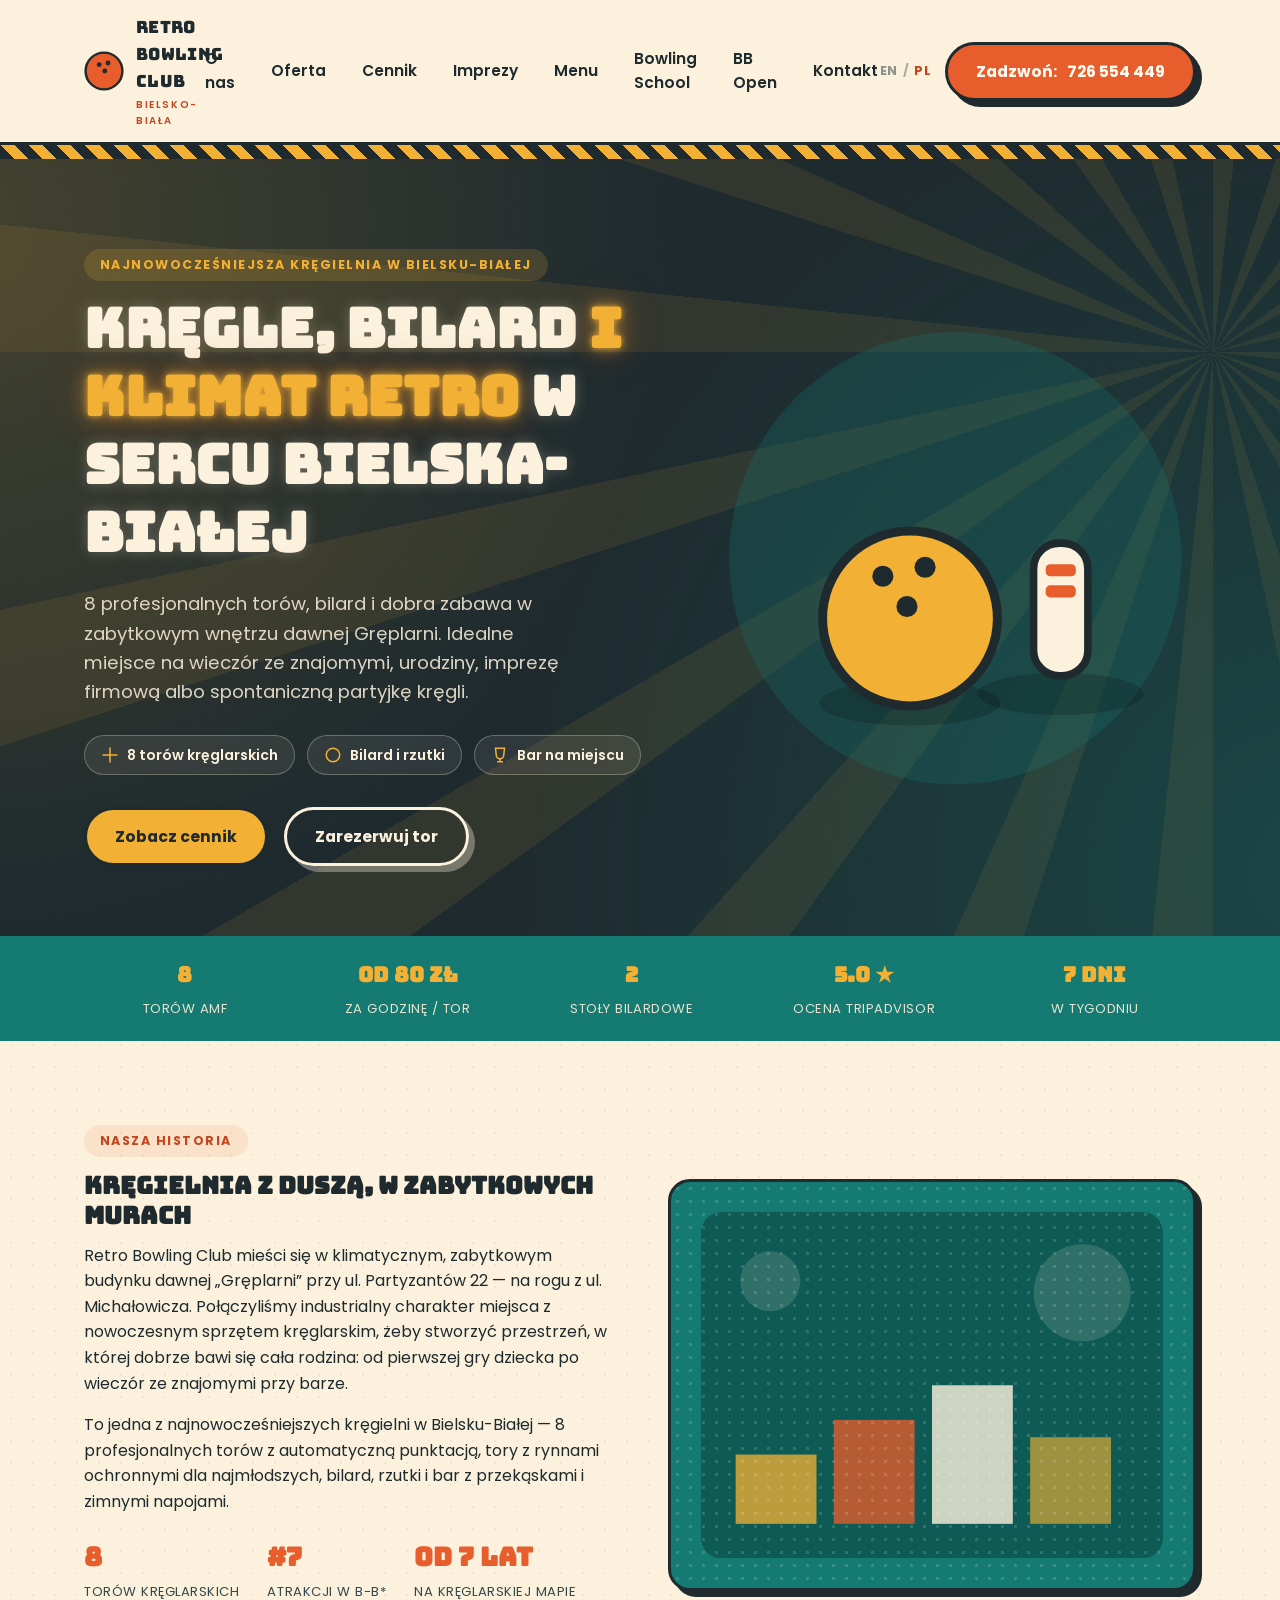
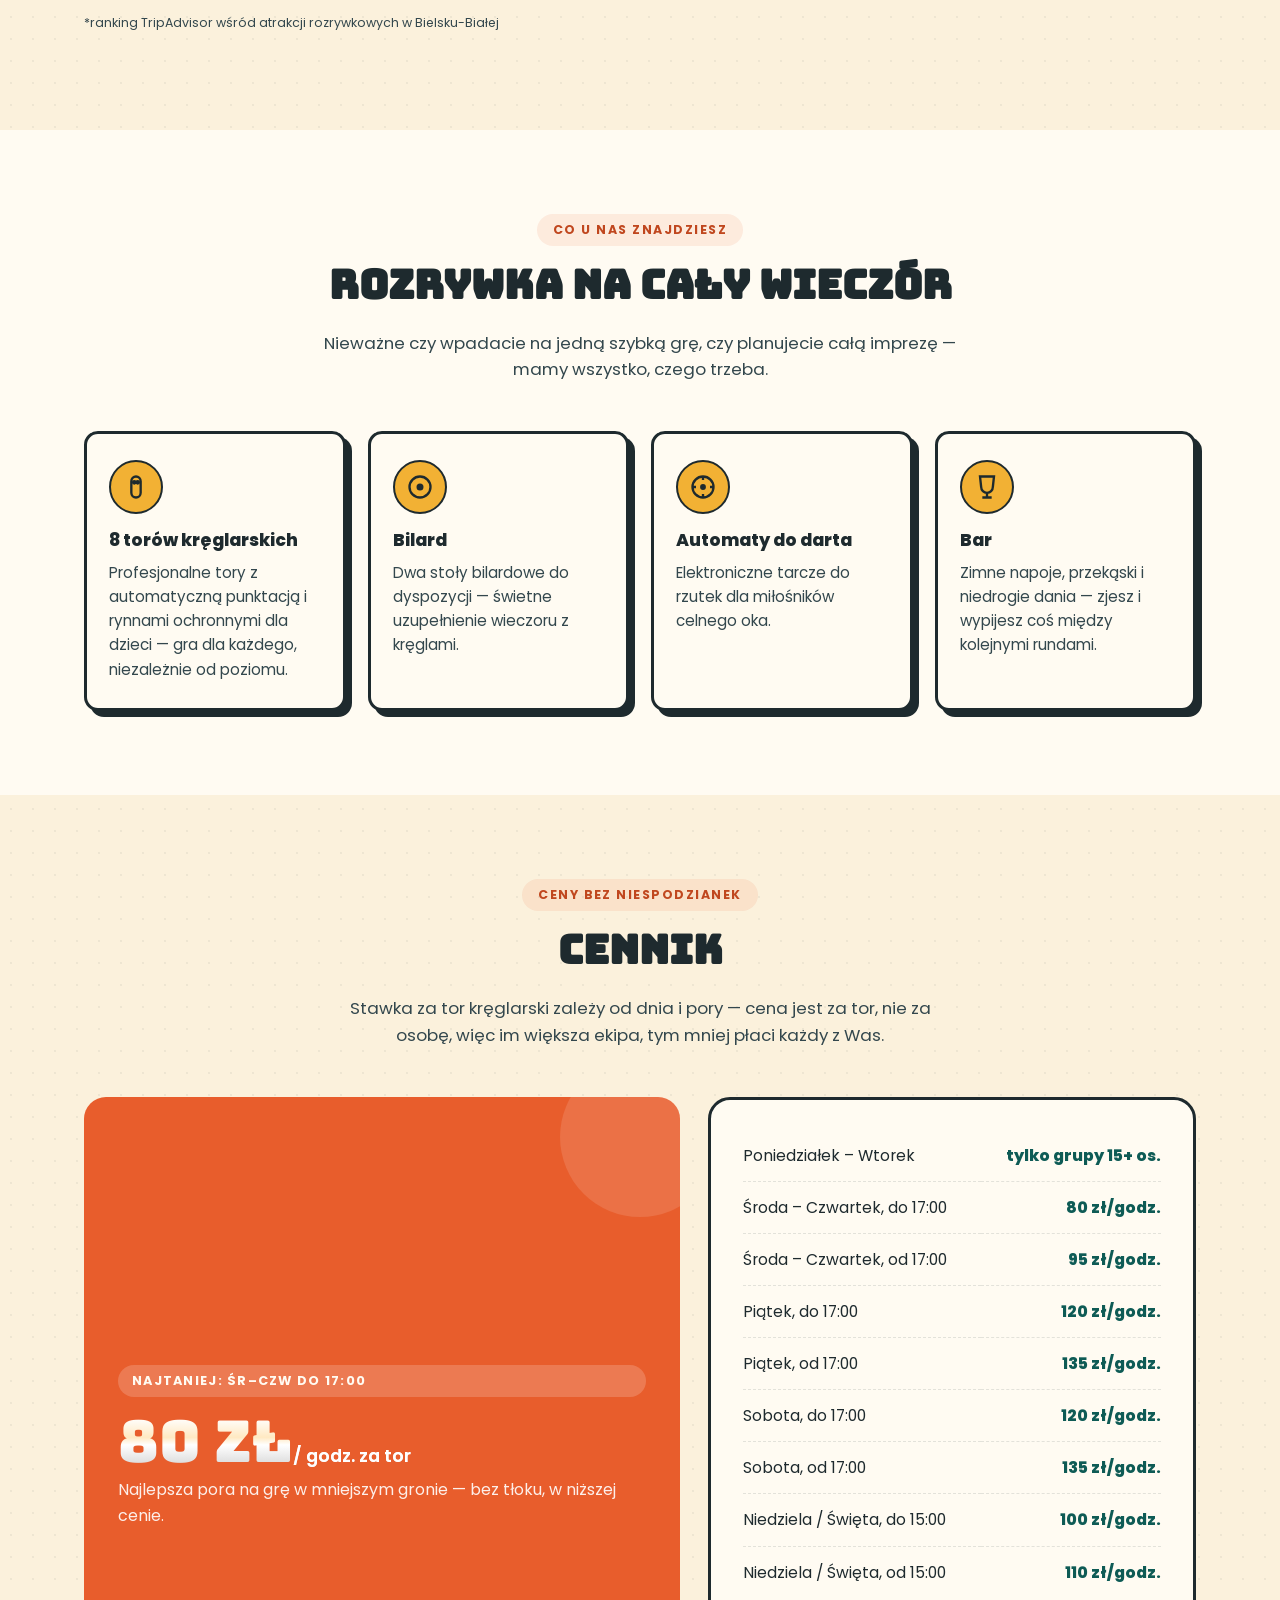
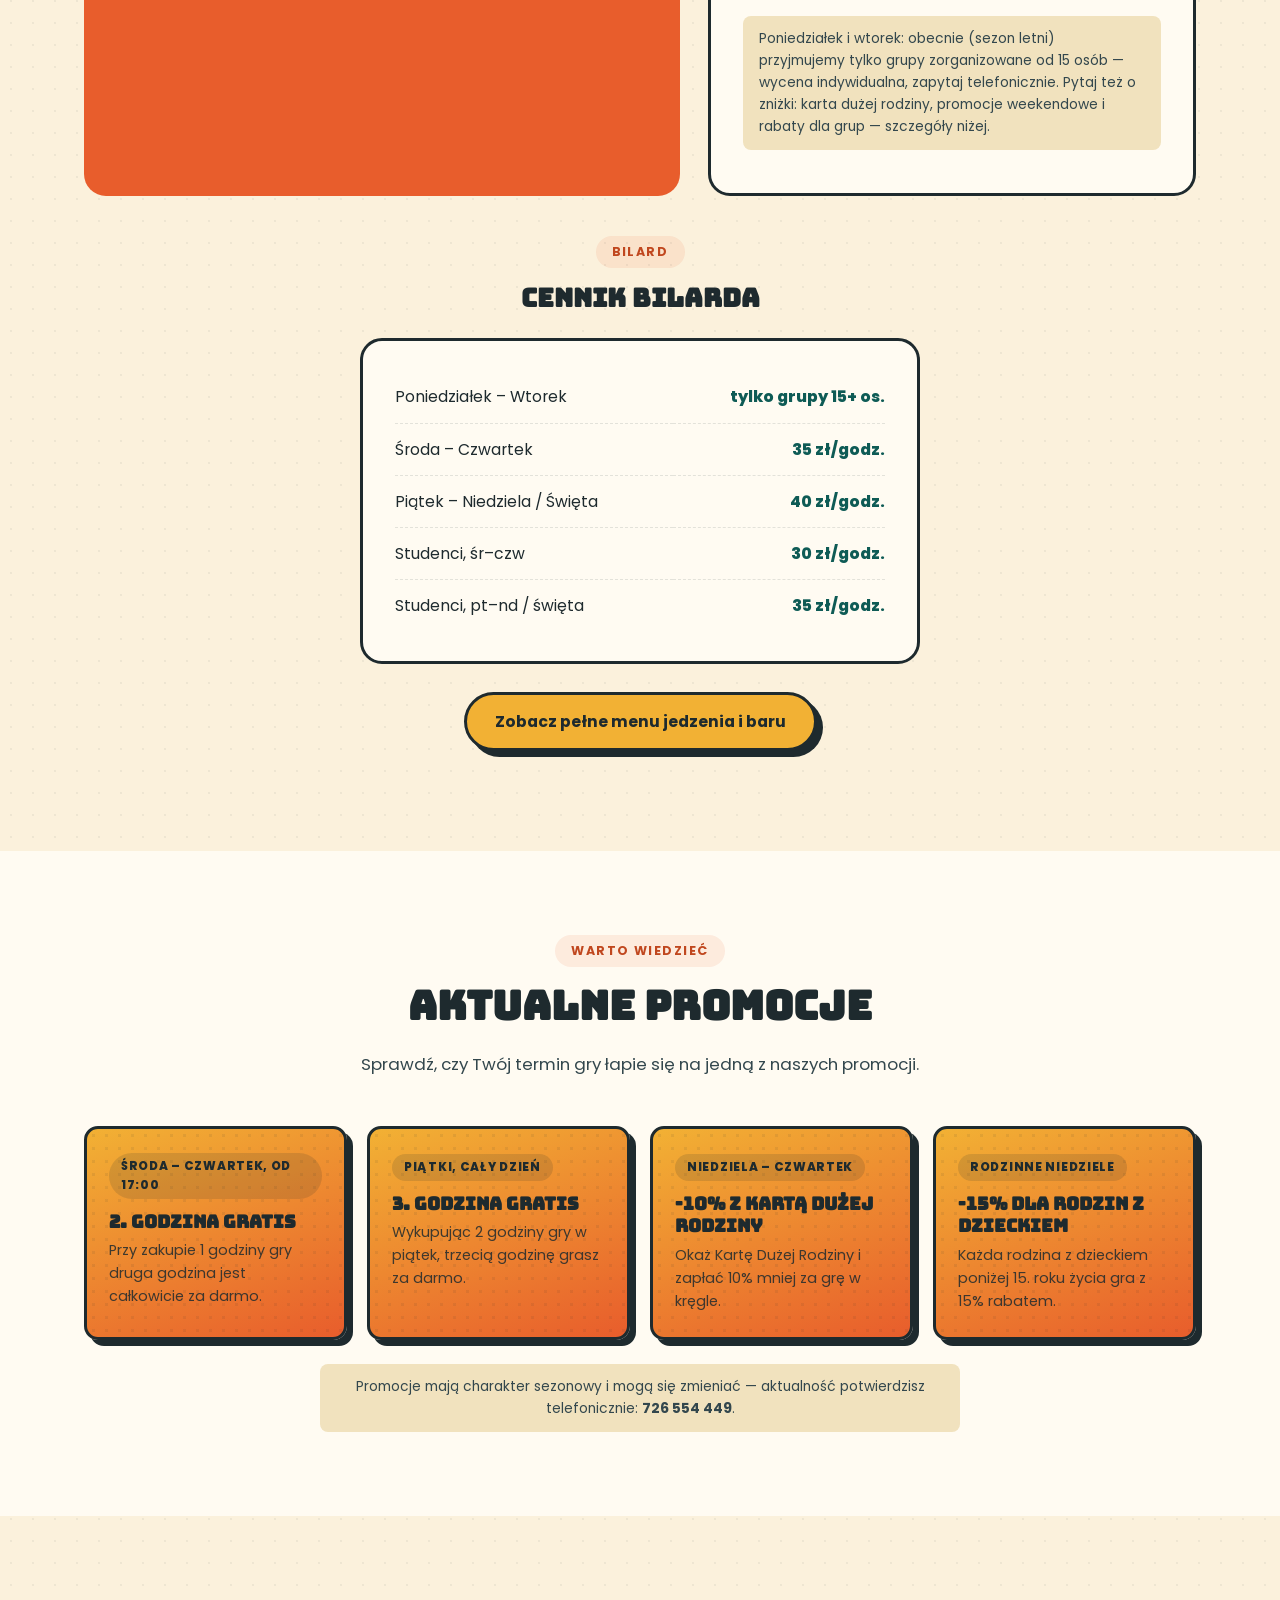
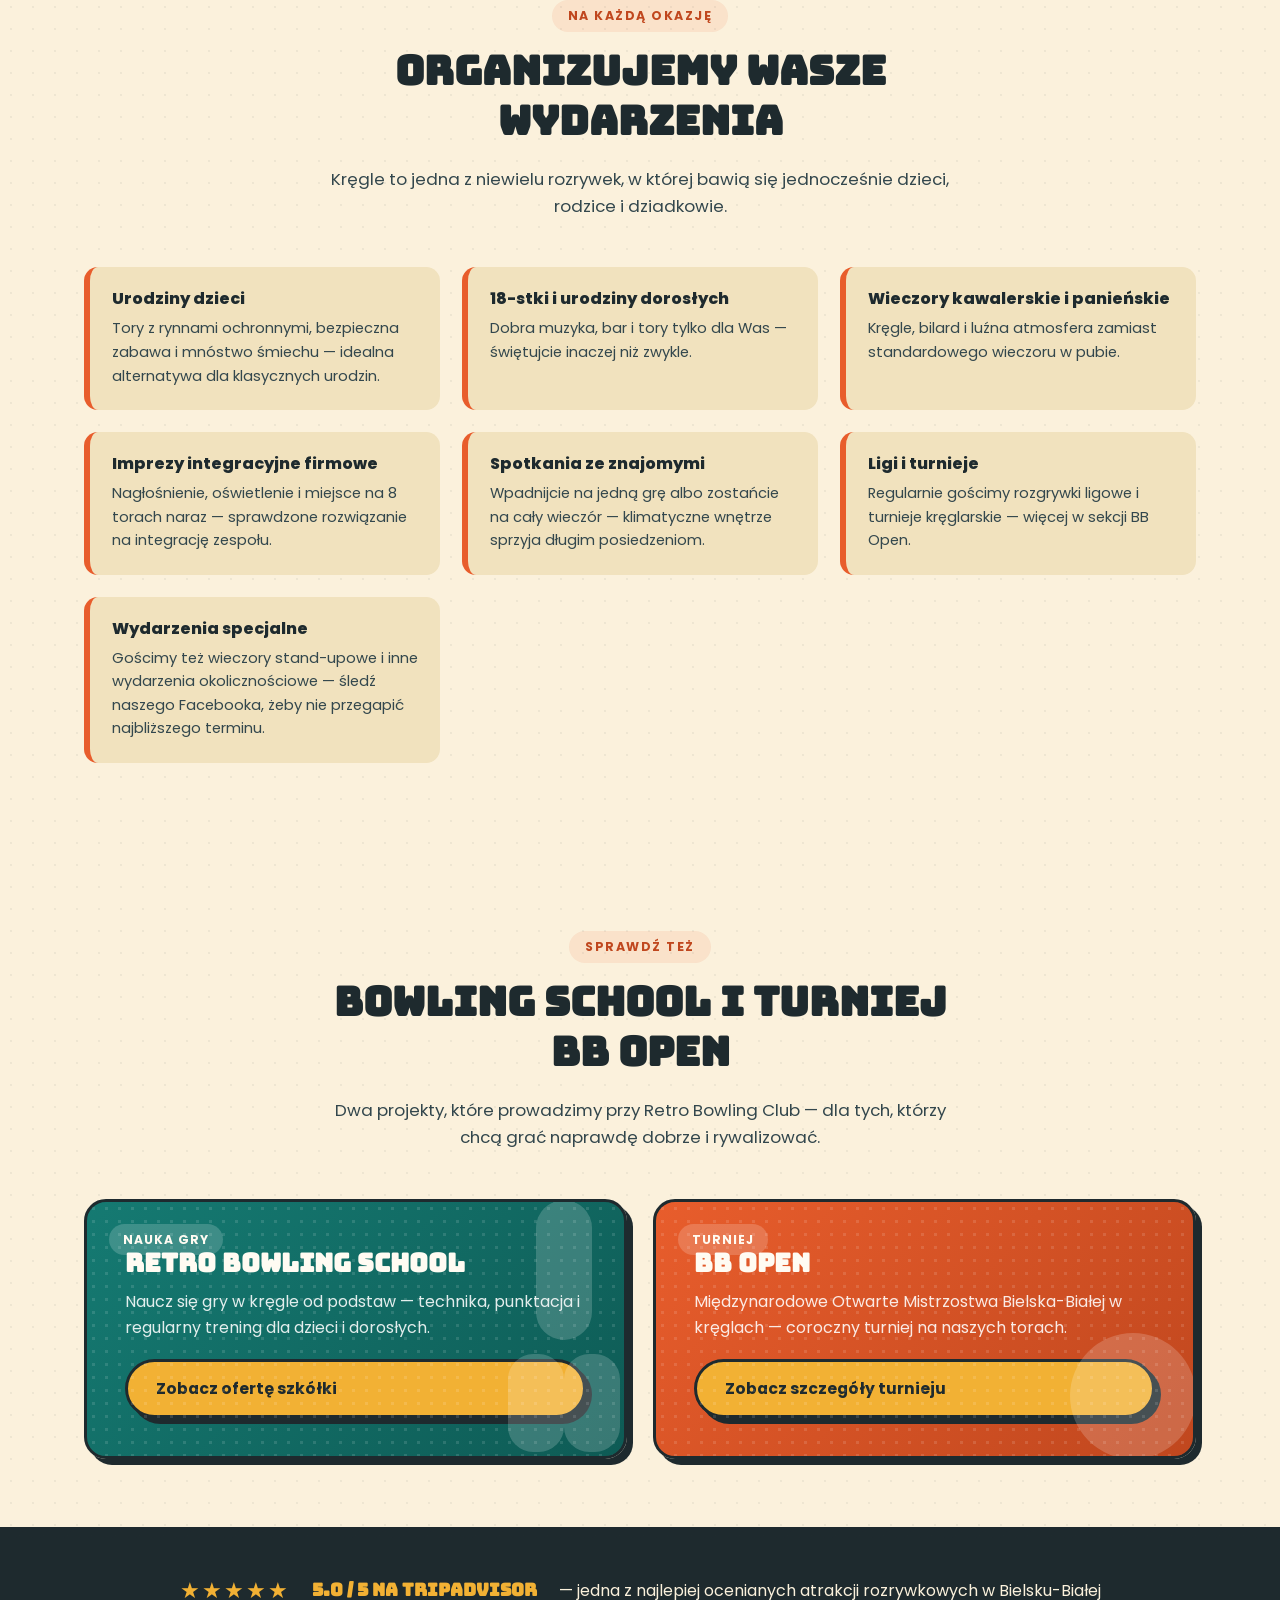
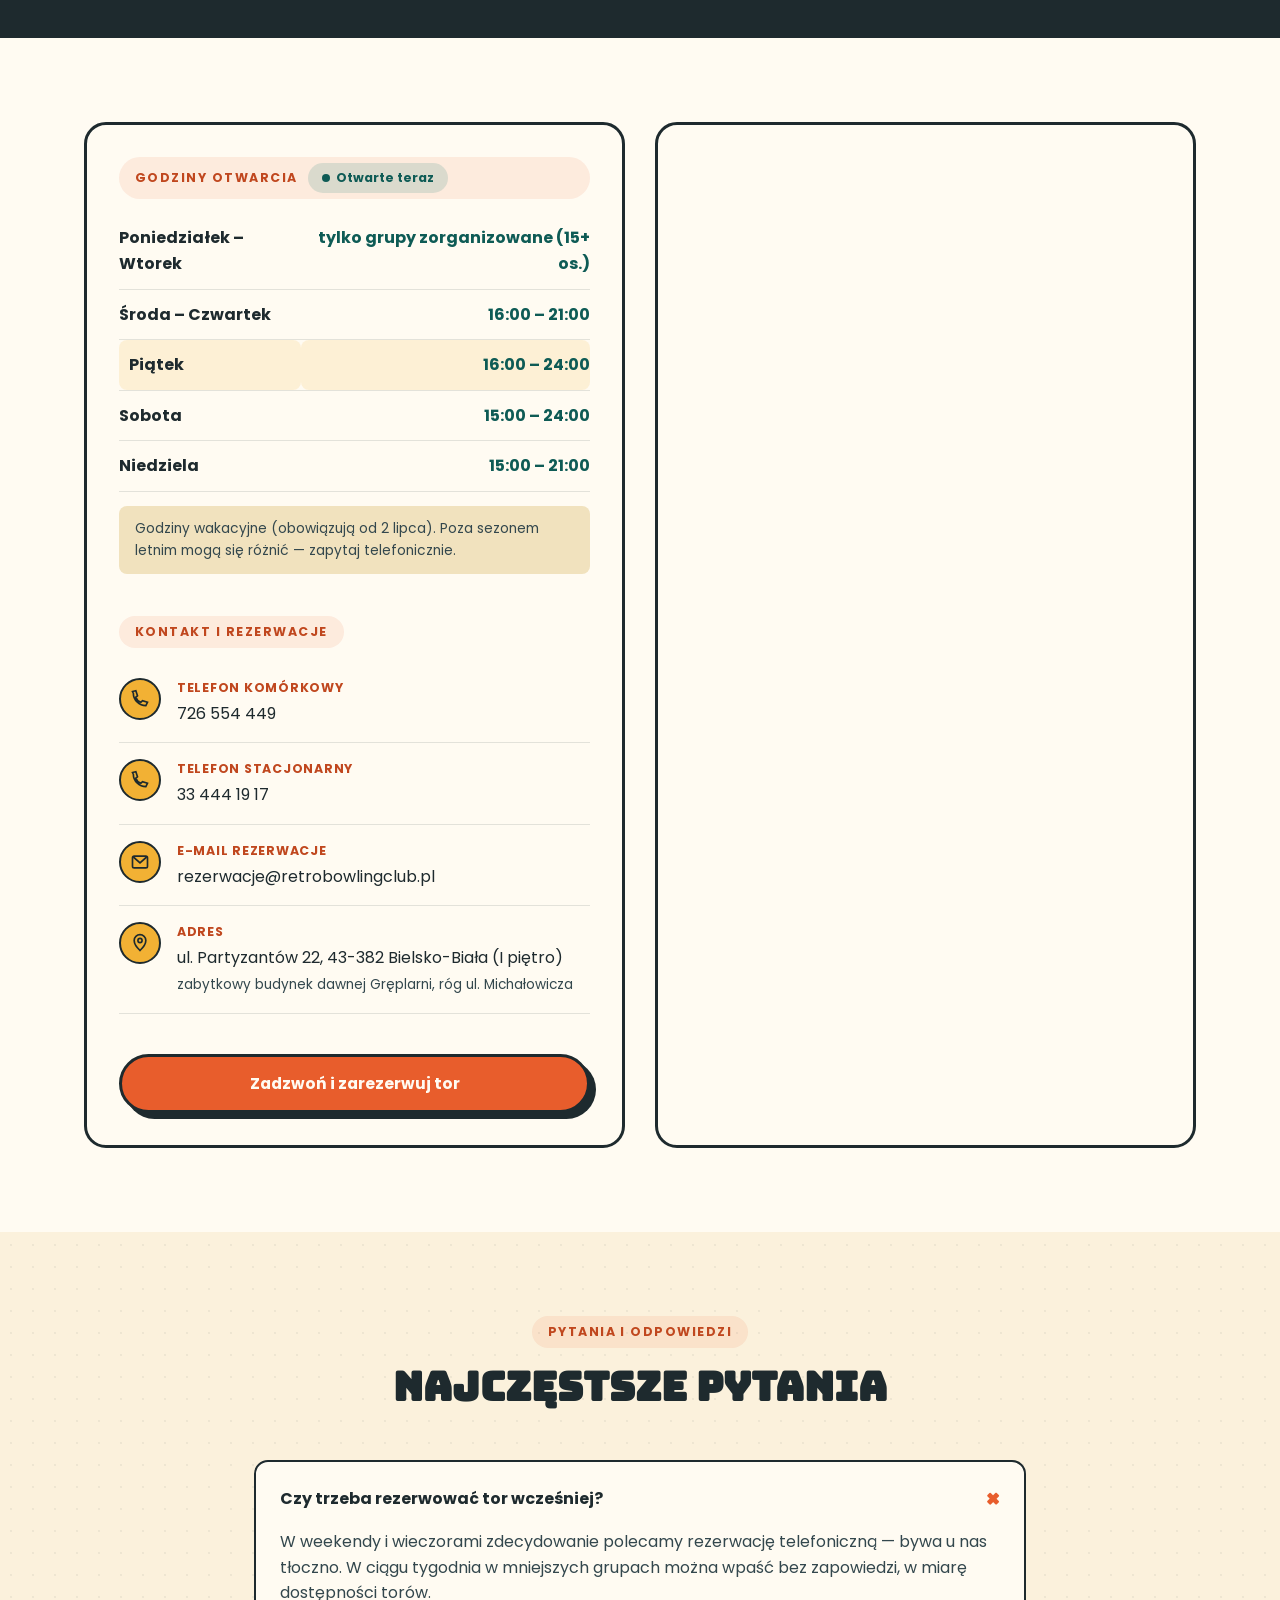
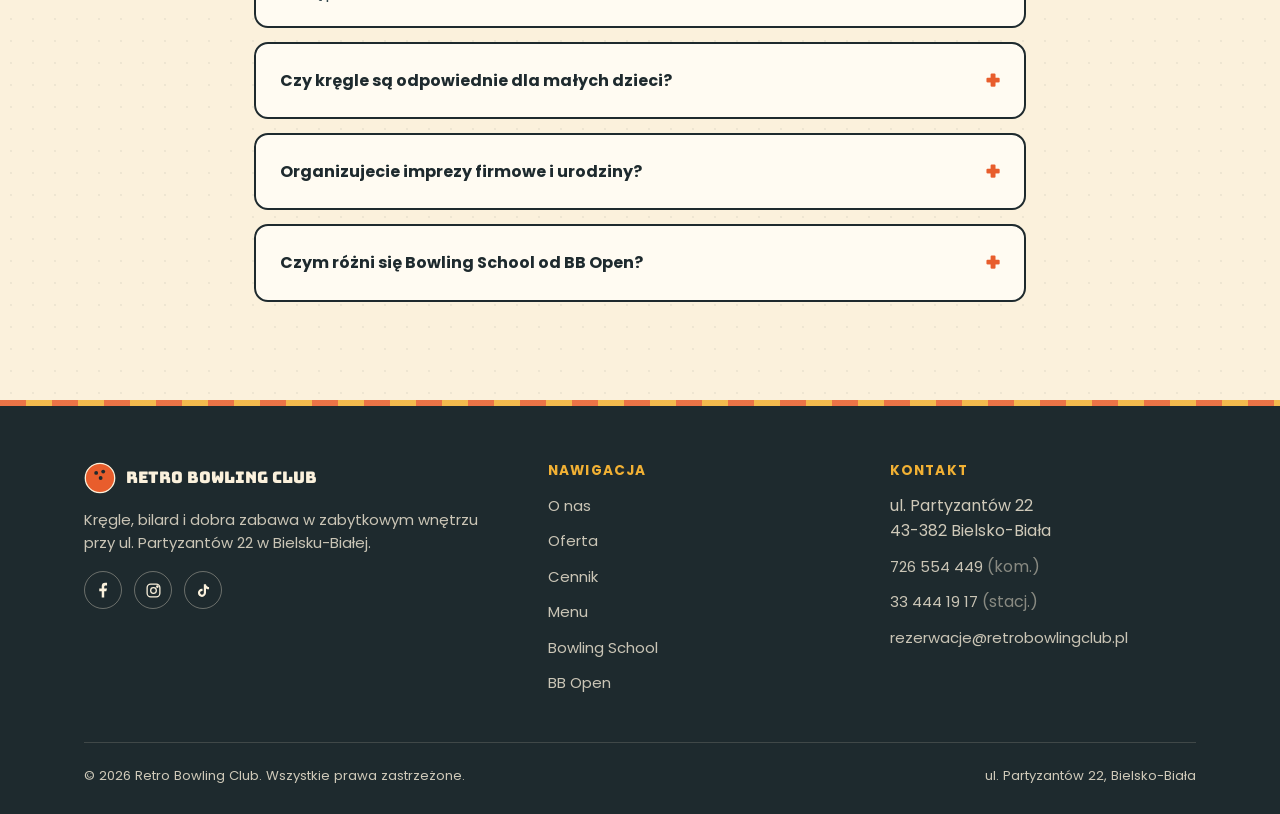
<file: index.html>
<!doctype html>
<html lang="pl">
<head>
<meta charset="UTF-8">
<meta name="viewport" content="width=device-width, initial-scale=1.0">
<title>Retro Bowling Club Bielsko-Biała — kręgle, bilard, imprezy</title>
<meta name="description" content="Retro Bowling Club w Bielsku-Białej — 8 profesjonalnych torów kręglarskich, bilard, bar i imprezy w klimatycznym, zabytkowym wnętrzu. Ceny już od 80 zł/godz. za tor. Zarezerwuj tor już dziś!">
<link rel="icon" href="data:image/svg+xml,%3Csvg xmlns='http://www.w3.org/2000/svg' viewBox='0 0 100 100'%3E%3Ccircle cx='50' cy='50' r='46' fill='%23E85D2C' stroke='%231E2A2E' stroke-width='6'/%3E%3Ccircle cx='38' cy='34' r='6' fill='%231E2A2E'/%3E%3Ccircle cx='60' cy='30' r='6' fill='%231E2A2E'/%3E%3Ccircle cx='52' cy='50' r='6' fill='%231E2A2E'/%3E%3C/svg%3E">
<link rel="stylesheet" href="assets/css/style.css">
</head>
<body>

<header class="site-header">
  <div class="nav-wrap">
    <a class="brand" href="index.html">
      <svg class="ball" viewBox="0 0 100 100" fill="none"><circle cx="50" cy="50" r="46" fill="#E85D2C" stroke="#1E2A2E" stroke-width="6"/><circle cx="38" cy="34" r="6" fill="#1E2A2E"/><circle cx="60" cy="30" r="6" fill="#1E2A2E"/><circle cx="52" cy="50" r="6" fill="#1E2A2E"/></svg>
      <span>RETRO BOWLING CLUB<small>Bielsko-Biała</small></span>
    </a>
    <nav class="nav-links" id="navLinks">
      <a href="index.html#o-nas">O nas</a>
      <a href="index.html#oferta">Oferta</a>
      <a href="index.html#cennik">Cennik</a>
      <a href="index.html#imprezy">Imprezy</a>
      <a href="menu.html">Menu</a>
      <a href="bowling-school.html">Bowling School</a>
      <a href="bb-open.html">BB Open</a>
      <a href="index.html#kontakt">Kontakt</a>
    </nav>
    <div class="nav-cta">
      <div class="lang-switch"><a href="en/index.html">EN</a><span class="sep">/</span><a href="index.html" class="active">PL</a></div>
      <a class="btn btn-primary" href="tel:+48726554449"><span class="full">Zadzwoń:</span> 726 554 449</a>
      <button class="nav-toggle" id="navToggle" aria-label="Menu">
        <span></span><span></span><span></span>
      </button>
    </div>
  </div>
</header>
<div class="checker-strip"></div>

<main>

  <!-- HERO -->
  <section class="hero" id="hero">
    <div class="container hero-grid">
      <div>
        <div class="eyebrow on-dark">Najnowocześniejsza kręgielnia w Bielsku-Białej</div>
        <h1>Kręgle, bilard <span class="hi">i klimat retro</span> w sercu Bielska-Białej</h1>
        <p class="lead">8 profesjonalnych torów, bilard i dobra zabawa w zabytkowym wnętrzu dawnej Gręplarni. Idealne miejsce na wieczór ze znajomymi, urodziny, imprezę firmową albo spontaniczną partyjkę kręgli.</p>
        <div class="hero-facts">
          <div class="fact-pill"><svg viewBox="0 0 24 24" fill="none" stroke="#F2B134" stroke-width="2"><path d="M12 2v20M2 12h20"/></svg>8 torów kręglarskich</div>
          <div class="fact-pill"><svg viewBox="0 0 24 24" fill="none" stroke="#F2B134" stroke-width="2"><circle cx="12" cy="12" r="9"/></svg>Bilard i rzutki</div>
          <div class="fact-pill"><svg viewBox="0 0 24 24" fill="none" stroke="#F2B134" stroke-width="2"><path d="M6 3h12l-1 9a5 5 0 0 1-10 0L6 3Z"/><path d="M12 17v4M8 21h8"/></svg>Bar na miejscu</div>
        </div>
        <div class="cta-row">
          <a class="btn btn-secondary" href="#cennik">Zobacz cennik</a>
          <a class="btn btn-ghost" href="#kontakt">Zarezerwuj tor</a>
        </div>
      </div>
      <div class="hero-art">
        <svg viewBox="0 0 320 320" fill="none">
          <circle cx="160" cy="160" r="150" fill="#157A72" opacity=".25"/>
          <g>
            <ellipse cx="230" cy="250" rx="55" ry="14" fill="#000" opacity=".18"/>
            <rect x="212" y="150" width="36" height="88" rx="17" fill="#FBF1DC" stroke="#1E2A2E" stroke-width="5"/>
            <rect x="220" y="164" width="20" height="8" rx="3" fill="#E85D2C"/>
            <rect x="220" y="178" width="20" height="8" rx="3" fill="#E85D2C"/>
          </g>
          <g transform="translate(70,60)">
            <ellipse cx="60" cy="196" rx="60" ry="15" fill="#000" opacity=".18"/>
            <circle cx="60" cy="140" r="58" fill="#F2B134" stroke="#1E2A2E" stroke-width="6"/>
            <circle cx="42" cy="112" r="7" fill="#1E2A2E"/>
            <circle cx="70" cy="106" r="7" fill="#1E2A2E"/>
            <circle cx="58" cy="132" r="7" fill="#1E2A2E"/>
          </g>
        </svg>
      </div>
    </div>
  </section>

  <!-- QUICK STRIP -->
  <section class="quick-strip">
    <div class="container">
      <div class="quick-item"><strong>8</strong><span>Torów AMF</span></div>
      <div class="quick-item"><strong>od 80 zł</strong><span>Za godzinę / tor</span></div>
      <div class="quick-item"><strong>2</strong><span>Stoły bilardowe</span></div>
      <div class="quick-item"><strong>5.0 ★</strong><span>Ocena TripAdvisor</span></div>
      <div class="quick-item"><strong>7 dni</strong><span>W tygodniu</span></div>
    </div>
  </section>

  <!-- O NAS -->
  <section class="section-pad" id="o-nas">
    <div class="container split">
      <div>
        <div class="eyebrow">Nasza historia</div>
        <h2>Kręgielnia z duszą, w zabytkowych murach</h2>
        <p>Retro Bowling Club mieści się w klimatycznym, zabytkowym budynku dawnej „Gręplarni” przy ul. Partyzantów 22 — na rogu z ul. Michałowicza. Połączyliśmy industrialny charakter miejsca z nowoczesnym sprzętem kręglarskim, żeby stworzyć przestrzeń, w której dobrze bawi się cała rodzina: od pierwszej gry dziecka po wieczór ze znajomymi przy barze.</p>
        <p>To jedna z najnowocześniejszych kręgielni w Bielsku-Białej — 8 profesjonalnych torów z automatyczną punktacją, tory z rynnami ochronnymi dla najmłodszych, bilard, rzutki i bar z przekąskami i zimnymi napojami.</p>
        <div class="stat-row">
          <div class="stat"><strong>8</strong><span>Torów kręglarskich</span></div>
          <div class="stat"><strong>#7</strong><span>Atrakcji w B-B*</span></div>
          <div class="stat"><strong>Od 7 lat</strong><span>Na kręglarskiej mapie</span></div>
        </div>
        <p style="font-size:.78rem;color:var(--navy-soft);margin-top:10px;">*ranking TripAdvisor wśród atrakcji rozrywkowych w Bielsku-Białej</p>
      </div>
      <div class="split-art">
        <svg viewBox="0 0 400 300" fill="none">
          <rect x="0" y="0" width="400" height="300" rx="18" fill="#0E5B55"/>
          <g opacity=".9">
            <rect x="30" y="210" width="70" height="60" fill="#F2B134" opacity=".85"/>
            <rect x="115" y="180" width="70" height="90" fill="#E85D2C" opacity=".85"/>
            <rect x="200" y="150" width="70" height="120" fill="#FBF1DC" opacity=".9"/>
            <rect x="285" y="195" width="70" height="75" fill="#F2B134" opacity=".7"/>
          </g>
          <circle cx="330" cy="70" r="42" fill="#FBF1DC" opacity=".14"/>
          <circle cx="60" cy="60" r="26" fill="#FBF1DC" opacity=".14"/>
        </svg>
      </div>
    </div>
  </section>

  <!-- OFERTA -->
  <section class="section-pad bg-paper" id="oferta">
    <div class="container">
      <div class="section-head">
        <div class="eyebrow">Co u nas znajdziesz</div>
        <h2>Rozrywka na cały wieczór</h2>
        <p>Nieważne czy wpadacie na jedną szybką grę, czy planujecie całą imprezę — mamy wszystko, czego trzeba.</p>
      </div>
      <div class="card-grid">
        <div class="offer-card">
          <div class="icon"><svg viewBox="0 0 24 24" fill="none" stroke="#1E2A2E" stroke-width="2"><rect x="8" y="3" width="8" height="18" rx="4"/><circle cx="10.5" cy="8" r="1"/><circle cx="13.5" cy="8" r="1"/></svg></div>
          <h3>8 torów kręglarskich</h3>
          <p>Profesjonalne tory z automatyczną punktacją i rynnami ochronnymi dla dzieci — gra dla każdego, niezależnie od poziomu.</p>
        </div>
        <div class="offer-card">
          <div class="icon"><svg viewBox="0 0 24 24" fill="none" stroke="#1E2A2E" stroke-width="2"><circle cx="12" cy="12" r="9"/><circle cx="12" cy="12" r="2" fill="#1E2A2E"/></svg></div>
          <h3>Bilard</h3>
          <p>Dwa stoły bilardowe do dyspozycji — świetne uzupełnienie wieczoru z kręglami.</p>
        </div>
        <div class="offer-card">
          <div class="icon"><svg viewBox="0 0 24 24" fill="none" stroke="#1E2A2E" stroke-width="2"><circle cx="12" cy="12" r="9"/><circle cx="12" cy="12" r="1.5" fill="#1E2A2E"/><path d="M12 3v3M12 18v3M3 12h3M18 12h3"/></svg></div>
          <h3>Automaty do darta</h3>
          <p>Elektroniczne tarcze do rzutek dla miłośników celnego oka.</p>
        </div>
        <div class="offer-card">
          <div class="icon"><svg viewBox="0 0 24 24" fill="none" stroke="#1E2A2E" stroke-width="2"><path d="M6 3h12l-1 9a5 5 0 0 1-10 0L6 3Z"/><path d="M12 17v4M8 21h8"/></svg></div>
          <h3>Bar</h3>
          <p>Zimne napoje, przekąski i niedrogie dania — zjesz i wypijesz coś między kolejnymi rundami.</p>
        </div>
      </div>
    </div>
  </section>

  <!-- CENNIK -->
  <section class="section-pad" id="cennik">
    <div class="container">
      <div class="section-head">
        <div class="eyebrow">Ceny bez niespodzianek</div>
        <h2>Cennik</h2>
        <p>Stawka za tor kręglarski zależy od dnia i pory — cena jest za tor, nie za osobę, więc im większa ekipa, tym mniej płaci każdy z Was.</p>
      </div>
      <div class="pricing-wrap">
        <div class="price-highlight">
          <span class="tag">Najtaniej: śr–czw do 17:00</span>
          <div class="amount">80 zł<span>/ godz. za tor</span></div>
          <p style="color:rgba(255,255,255,.9);margin-bottom:0;">Najlepsza pora na grę w mniejszym gronie — bez tłoku, w niższej cenie.</p>
        </div>
        <div class="price-table">
          <table>
            <tr><td>Poniedziałek – Wtorek</td><td>tylko grupy 15+ os.</td></tr>
            <tr><td>Środa – Czwartek, do 17:00</td><td>80 zł/godz.</td></tr>
            <tr><td>Środa – Czwartek, od 17:00</td><td>95 zł/godz.</td></tr>
            <tr><td>Piątek, do 17:00</td><td>120 zł/godz.</td></tr>
            <tr><td>Piątek, od 17:00</td><td>135 zł/godz.</td></tr>
            <tr><td>Sobota, do 17:00</td><td>120 zł/godz.</td></tr>
            <tr><td>Sobota, od 17:00</td><td>135 zł/godz.</td></tr>
            <tr><td>Niedziela / Święta, do 15:00</td><td>100 zł/godz.</td></tr>
            <tr><td>Niedziela / Święta, od 15:00</td><td>110 zł/godz.</td></tr>
          </table>
          <p class="price-note">Poniedziałek i wtorek: obecnie (sezon letni) przyjmujemy tylko grupy zorganizowane od 15 osób — wycena indywidualna, zapytaj telefonicznie. Pytaj też o zniżki: karta dużej rodziny, promocje weekendowe i rabaty dla grup — szczegóły niżej.</p>
        </div>
      </div>

      <div class="section-head mt-lg" style="margin-bottom:24px;">
        <div class="eyebrow">Bilard</div>
        <h2 style="font-size:1.6rem;">Cennik bilarda</h2>
      </div>
      <div class="price-table" style="max-width:560px;margin:0 auto;">
        <table>
          <tr><td>Poniedziałek – Wtorek</td><td>tylko grupy 15+ os.</td></tr>
          <tr><td>Środa – Czwartek</td><td>35 zł/godz.</td></tr>
          <tr><td>Piątek – Niedziela / Święta</td><td>40 zł/godz.</td></tr>
          <tr><td>Studenci, śr–czw</td><td>30 zł/godz.</td></tr>
          <tr><td>Studenci, pt–nd / święta</td><td>35 zł/godz.</td></tr>
        </table>
      </div>

      <p class="text-center" style="margin-top:28px;">
        <a class="btn btn-secondary" href="menu.html">Zobacz pełne menu jedzenia i baru</a>
      </p>
    </div>
  </section>

  <!-- PROMOCJE -->
  <section class="section-pad bg-paper" id="promocje">
    <div class="container">
      <div class="section-head">
        <div class="eyebrow">Warto wiedzieć</div>
        <h2>Aktualne promocje</h2>
        <p>Sprawdź, czy Twój termin gry łapie się na jedną z naszych promocji.</p>
      </div>
      <div class="promo-grid">
        <div class="promo-card">
          <span class="promo-tag">Środa – czwartek, od 17:00</span>
          <h4>2. godzina gratis</h4>
          <p>Przy zakupie 1 godziny gry druga godzina jest całkowicie za darmo.</p>
        </div>
        <div class="promo-card">
          <span class="promo-tag">Piątki, cały dzień</span>
          <h4>3. godzina gratis</h4>
          <p>Wykupując 2 godziny gry w piątek, trzecią godzinę grasz za darmo.</p>
        </div>
        <div class="promo-card">
          <span class="promo-tag">Niedziela – czwartek</span>
          <h4>-10% z Kartą Dużej Rodziny</h4>
          <p>Okaż Kartę Dużej Rodziny i zapłać 10% mniej za grę w kręgle.</p>
        </div>
        <div class="promo-card">
          <span class="promo-tag">Rodzinne niedziele</span>
          <h4>-15% dla rodzin z dzieckiem</h4>
          <p>Każda rodzina z dzieckiem poniżej 15. roku życia gra z 15% rabatem.</p>
        </div>
      </div>
      <p class="price-note text-center" style="max-width:640px;margin:24px auto 0;">Promocje mają charakter sezonowy i mogą się zmieniać — aktualność potwierdzisz telefonicznie: <strong>726 554 449</strong>.</p>
    </div>
  </section>

  <!-- IMPREZY -->
  <section class="section-pad" id="imprezy">
    <div class="container">
      <div class="section-head">
        <div class="eyebrow">Na każdą okazję</div>
        <h2>Organizujemy Wasze wydarzenia</h2>
        <p>Kręgle to jedna z niewielu rozrywek, w której bawią się jednocześnie dzieci, rodzice i dziadkowie.</p>
      </div>
      <div class="event-grid">
        <div class="event-card"><h4>Urodziny dzieci</h4><p>Tory z rynnami ochronnymi, bezpieczna zabawa i mnóstwo śmiechu — idealna alternatywa dla klasycznych urodzin.</p></div>
        <div class="event-card"><h4>18-stki i urodziny dorosłych</h4><p>Dobra muzyka, bar i tory tylko dla Was — świętujcie inaczej niż zwykle.</p></div>
        <div class="event-card"><h4>Wieczory kawalerskie i panieńskie</h4><p>Kręgle, bilard i luźna atmosfera zamiast standardowego wieczoru w pubie.</p></div>
        <div class="event-card"><h4>Imprezy integracyjne firmowe</h4><p>Nagłośnienie, oświetlenie i miejsce na 8 torach naraz — sprawdzone rozwiązanie na integrację zespołu.</p></div>
        <div class="event-card"><h4>Spotkania ze znajomymi</h4><p>Wpadnijcie na jedną grę albo zostańcie na cały wieczór — klimatyczne wnętrze sprzyja długim posiedzeniom.</p></div>
        <div class="event-card"><h4>Ligi i turnieje</h4><p>Regularnie gościmy rozgrywki ligowe i turnieje kręglarskie — więcej w sekcji BB Open.</p></div>
        <div class="event-card"><h4>Wydarzenia specjalne</h4><p>Gościmy też wieczory stand-upowe i inne wydarzenia okolicznościowe — śledź naszego Facebooka, żeby nie przegapić najbliższego terminu.</p></div>
      </div>
    </div>
  </section>

  <!-- CROSS LINKS: Bowling School / BB Open -->
  <section class="section-pad" id="wiecej">
    <div class="container">
      <div class="section-head">
        <div class="eyebrow">Sprawdź też</div>
        <h2>Bowling School i turniej BB Open</h2>
        <p>Dwa projekty, które prowadzimy przy Retro Bowling Club — dla tych, którzy chcą grać naprawdę dobrze i rywalizować.</p>
      </div>
      <div class="cross-grid">
        <a class="cross-card school" href="bowling-school.html">
          <span class="badge">Nauka gry</span>
          <svg class="pins" viewBox="0 0 100 200" fill="#fff"><rect x="30" y="10" width="40" height="100" rx="20"/><rect x="10" y="120" width="40" height="70" rx="18"/><rect x="50" y="120" width="40" height="70" rx="18"/></svg>
          <h3>Retro Bowling School</h3>
          <p>Naucz się gry w kręgle od podstaw — technika, punktacja i regularny trening dla dzieci i dorosłych.</p>
          <span class="btn btn-secondary">Zobacz ofertę szkółki</span>
        </a>
        <a class="cross-card tournament" href="bb-open.html">
          <span class="badge">Turniej</span>
          <svg class="pins" viewBox="0 0 100 100" fill="#fff"><circle cx="50" cy="50" r="45"/></svg>
          <h3>BB Open</h3>
          <p>Międzynarodowe Otwarte Mistrzostwa Bielska-Białej w kręglach — coroczny turniej na naszych torach.</p>
          <span class="btn btn-secondary">Zobacz szczegóły turnieju</span>
        </a>
      </div>
    </div>
  </section>

  <!-- RATING BAND -->
  <section class="rating-band">
    <div class="container">
      <span class="rating-stars">★★★★★</span>
      <strong>5.0 / 5 na TripAdvisor</strong>
      <span>— jedna z najlepiej ocenianych atrakcji rozrywkowych w Bielsku-Białej</span>
    </div>
  </section>

  <!-- GODZINY + KONTAKT -->
  <section class="section-pad bg-paper" id="kontakt">
    <div class="container location-wrap">
      <div class="contact-card">
        <div class="eyebrow" style="display:flex;align-items:center;gap:10px;flex-wrap:wrap;">Godziny otwarcia <span id="openStatus" class="status-pill">sprawdzanie…</span></div>
        <table class="hours-table" id="hoursTable">
          <tr><td>Poniedziałek – Wtorek</td><td>tylko grupy zorganizowane (15+ os.)</td></tr>
          <tr data-days="3,4" data-open="16:00" data-close="21:00"><td>Środa – Czwartek</td><td>16:00 – 21:00</td></tr>
          <tr data-days="5" data-open="16:00" data-close="00:00"><td>Piątek</td><td>16:00 – 24:00</td></tr>
          <tr data-days="6" data-open="15:00" data-close="00:00"><td>Sobota</td><td>15:00 – 24:00</td></tr>
          <tr data-days="0" data-open="15:00" data-close="21:00"><td>Niedziela</td><td>15:00 – 21:00</td></tr>
        </table>
        <p class="price-note" style="margin-top:14px;">Godziny wakacyjne (obowiązują od 2 lipca). Poza sezonem letnim mogą się różnić — zapytaj telefonicznie.</p>
        <div class="eyebrow" style="margin-top:28px;">Kontakt i rezerwacje</div>
        <div class="contact-row">
          <div class="icon"><svg viewBox="0 0 24 24" fill="none" stroke="#1E2A2E" stroke-width="2"><path d="M4 5c0 8 7 15 15 15l2-4-6-2-2 2c-3-1-5-3-6-6l2-2-2-6-4 1Z"/></svg></div>
          <div><strong>Telefon komórkowy</strong><a href="tel:+48726554449">726 554 449</a></div>
        </div>
        <div class="contact-row">
          <div class="icon"><svg viewBox="0 0 24 24" fill="none" stroke="#1E2A2E" stroke-width="2"><path d="M4 5c0 8 7 15 15 15l2-4-6-2-2 2c-3-1-5-3-6-6l2-2-2-6-4 1Z"/></svg></div>
          <div><strong>Telefon stacjonarny</strong><a href="tel:+48334441917">33 444 19 17</a></div>
        </div>
        <div class="contact-row">
          <div class="icon"><svg viewBox="0 0 24 24" fill="none" stroke="#1E2A2E" stroke-width="2"><rect x="3" y="5" width="18" height="14" rx="2"/><path d="m4 6 8 7 8-7"/></svg></div>
          <div><strong>E-mail rezerwacje</strong><a href="mailto:rezerwacje@retrobowlingclub.pl">rezerwacje@retrobowlingclub.pl</a></div>
        </div>
        <div class="contact-row">
          <div class="icon"><svg viewBox="0 0 24 24" fill="none" stroke="#1E2A2E" stroke-width="2"><path d="M12 21s7-6.6 7-12a7 7 0 1 0-14 0c0 5.4 7 12 7 12Z"/><circle cx="12" cy="9" r="2.5"/></svg></div>
          <div><strong>Adres</strong>ul. Partyzantów 22, 43-382 Bielsko-Biała (I piętro)<br><span style="font-size:.85rem;color:var(--navy-soft);">zabytkowy budynek dawnej Gręplarni, róg ul. Michałowicza</span></div>
        </div>
        <a class="btn btn-primary btn-block mt-lg" href="tel:+48726554449">Zadzwoń i zarezerwuj tor</a>
      </div>
      <div class="map-frame">
        <iframe src="https://www.google.com/maps?q=Retro+Bowling+Club,+Partyzant%C3%B3w+22,+Bielsko-Bia%C5%82a&output=embed" loading="lazy" referrerpolicy="no-referrer-when-downgrade" title="Mapa — Retro Bowling Club"></iframe>
      </div>
    </div>
  </section>

  <!-- FAQ -->
  <section class="section-pad" id="faq">
    <div class="container" style="max-width:820px;">
      <div class="section-head">
        <div class="eyebrow">Pytania i odpowiedzi</div>
        <h2>Najczęstsze pytania</h2>
      </div>
      <details class="faq-item" open>
        <summary>Czy trzeba rezerwować tor wcześniej?</summary>
        <p>W weekendy i wieczorami zdecydowanie polecamy rezerwację telefoniczną — bywa u nas tłoczno. W ciągu tygodnia w mniejszych grupach można wpaść bez zapowiedzi, w miarę dostępności torów.</p>
      </details>
      <details class="faq-item">
        <summary>Czy kręgle są odpowiednie dla małych dzieci?</summary>
        <p>Tak — nasze tory mają rynny ochronne, które można opuścić, dzięki czemu nawet najmłodsi gracze trafiają w kręgle i dobrze się bawią.</p>
      </details>
      <details class="faq-item">
        <summary>Organizujecie imprezy firmowe i urodziny?</summary>
        <p>Tak, regularnie gościmy imprezy integracyjne, urodziny dzieci i dorosłych oraz wieczory kawalerskie/panieńskie. Napisz na <a href="mailto:event@retrobowlingclub.pl">event@retrobowlingclub.pl</a>, żeby ustalić szczegóły i wycenę.</p>
      </details>
      <details class="faq-item">
        <summary>Czym różni się Bowling School od BB Open?</summary>
        <p><a href="bowling-school.html">Bowling School</a> to nasza szkółka nauki gry — dla początkujących i tych, którzy chcą podnieść poziom. <a href="bb-open.html">BB Open</a> to coroczny, otwarty turniej kręglarski rozgrywany na naszych torach.</p>
      </details>
    </div>
  </section>

</main>

<div class="lane-divider"></div>

<footer class="site-footer">
  <div class="container">
    <div class="footer-grid">
      <div>
        <div class="footer-brand">
          <svg viewBox="0 0 100 100" fill="none"><circle cx="50" cy="50" r="46" fill="#E85D2C" stroke="#FBF1DC" stroke-width="4"/><circle cx="38" cy="34" r="6" fill="#1E2A2E"/><circle cx="60" cy="30" r="6" fill="#1E2A2E"/><circle cx="52" cy="50" r="6" fill="#1E2A2E"/></svg>
          RETRO BOWLING CLUB
        </div>
        <p>Kręgle, bilard i dobra zabawa w zabytkowym wnętrzu przy ul. Partyzantów 22 w Bielsku-Białej.</p>
        <div class="social-row">
          <a href="https://www.facebook.com/RetroBowlingClub/" target="_blank" rel="noopener" aria-label="Facebook"><svg viewBox="0 0 24 24" fill="#FBF1DC"><path d="M13 22v-9h3l1-4h-4V7c0-1.1.6-2 2.2-2H17V1.2S15.6 1 14.2 1C11.3 1 9.5 2.7 9.5 5.6V9H6v4h3.5v9h3.5Z"/></svg></a>
          <a href="https://www.instagram.com/retrobowlingclub/" target="_blank" rel="noopener" aria-label="Instagram"><svg viewBox="0 0 24 24" fill="none" stroke="#FBF1DC" stroke-width="1.8"><rect x="3" y="3" width="18" height="18" rx="5"/><circle cx="12" cy="12" r="4"/><circle cx="17.5" cy="6.5" r="1"/></svg></a>
          <a href="https://www.tiktok.com/@retrobowling6" target="_blank" rel="noopener" aria-label="TikTok"><svg viewBox="0 0 24 24" fill="#FBF1DC"><path d="M16.6 5.82s.51.5 0 0A4.278 4.278 0 0 1 15.54 3h-3.09v12.4a2.592 2.592 0 0 1-2.59 2.5c-1.42 0-2.6-1.16-2.6-2.6 0-1.72 1.66-3.01 3.37-2.48V9.66c-3.45-.46-6.47 2.22-6.47 5.64 0 3.33 2.76 5.7 5.69 5.7 3.14 0 5.69-2.55 5.69-5.7V9.01a7.35 7.35 0 0 0 4.3 1.38V7.3s-1.88.09-3.24-1.48Z"/></svg></a>
        </div>
      </div>
      <div>
        <h4>Nawigacja</h4>
        <ul>
          <li><a href="index.html#o-nas">O nas</a></li>
          <li><a href="index.html#oferta">Oferta</a></li>
          <li><a href="index.html#cennik">Cennik</a></li>
          <li><a href="menu.html">Menu</a></li>
          <li><a href="bowling-school.html">Bowling School</a></li>
          <li><a href="bb-open.html">BB Open</a></li>
        </ul>
      </div>
      <div>
        <h4>Kontakt</h4>
        <ul>
          <li>ul. Partyzantów 22<br>43-382 Bielsko-Biała</li>
          <li><a href="tel:+48726554449">726 554 449</a> <span style="opacity:.6;">(kom.)</span></li>
          <li><a href="tel:+48334441917">33 444 19 17</a> <span style="opacity:.6;">(stacj.)</span></li>
          <li><a href="mailto:rezerwacje@retrobowlingclub.pl">rezerwacje@retrobowlingclub.pl</a></li>
        </ul>
      </div>
    </div>
    <div class="footer-bottom">
      <span>© 2026 Retro Bowling Club. Wszystkie prawa zastrzeżone.</span>
      <span>ul. Partyzantów 22, Bielsko-Biała</span>
    </div>
  </div>
</footer>

<a class="btn btn-primary sticky-call" href="tel:+48726554449">📞 Zadzwoń teraz</a>

<script src="assets/js/main.js"></script>
</body>
</html>
</file>
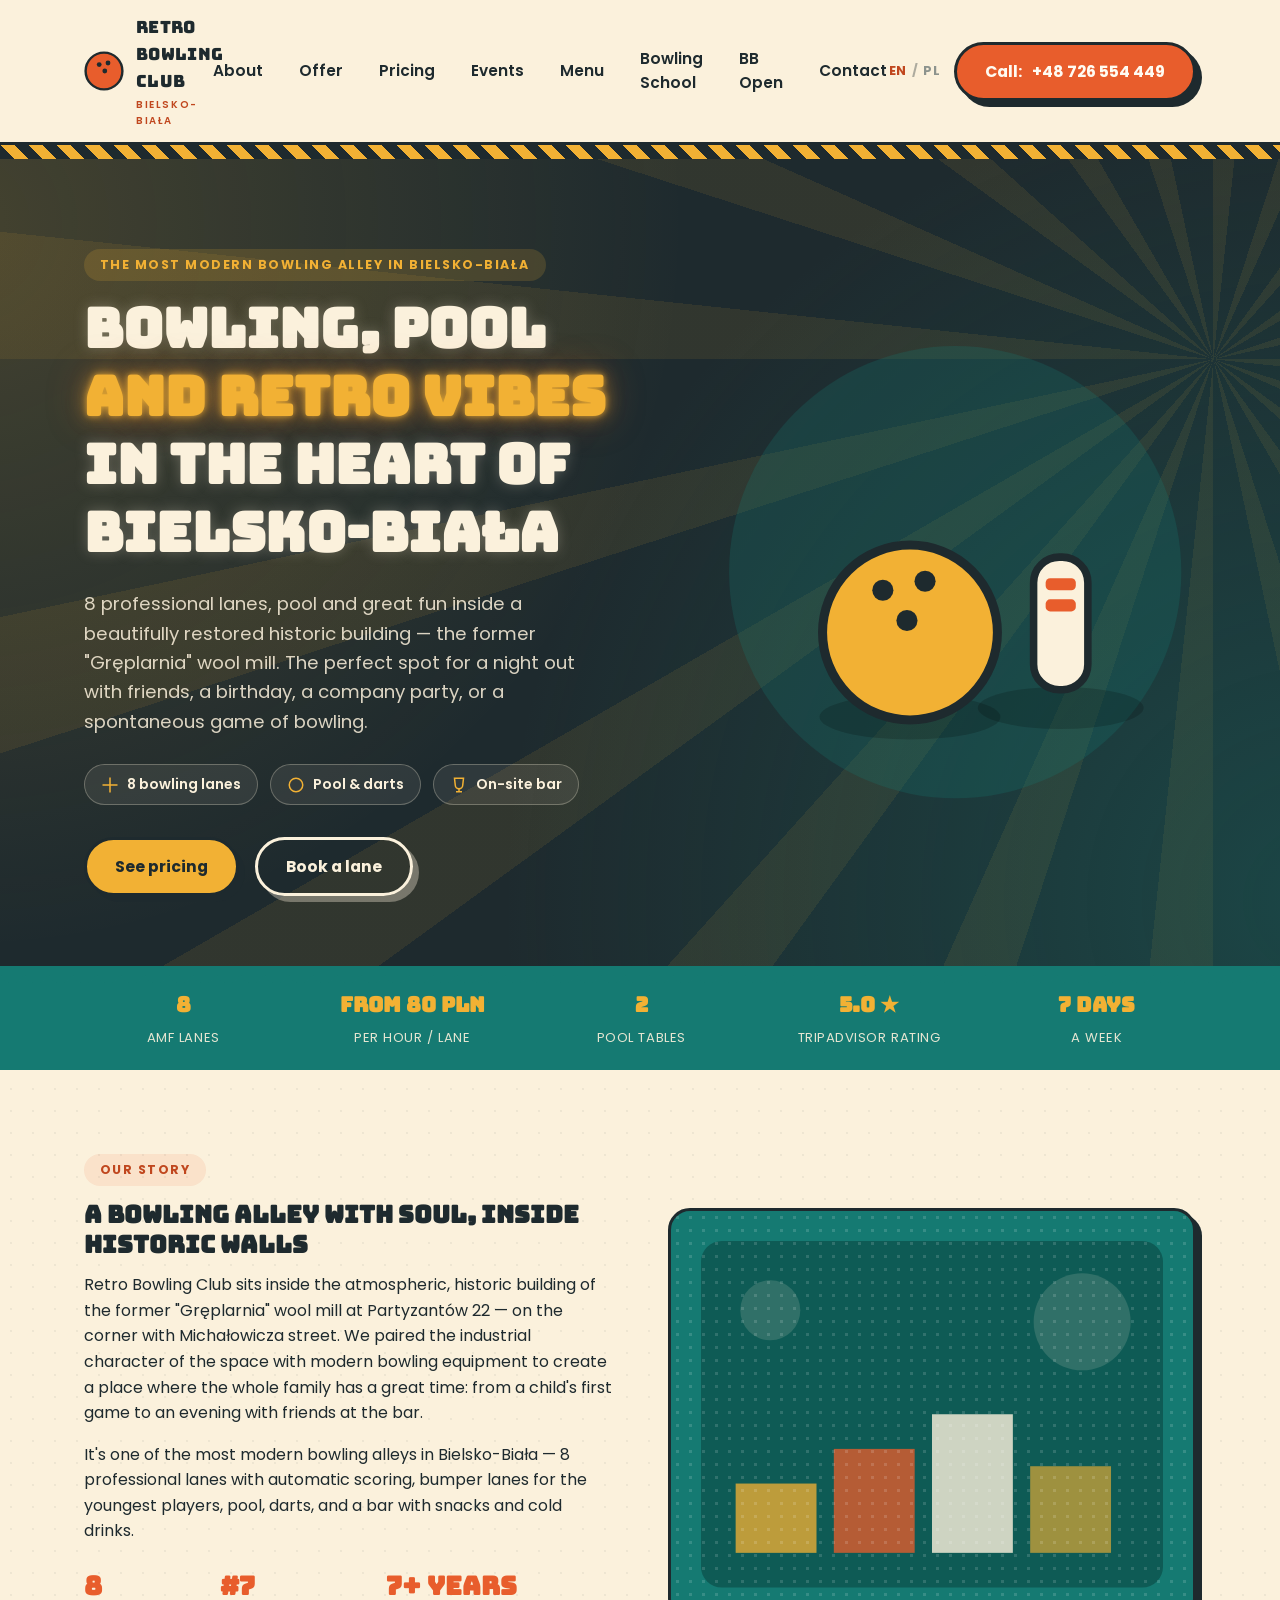
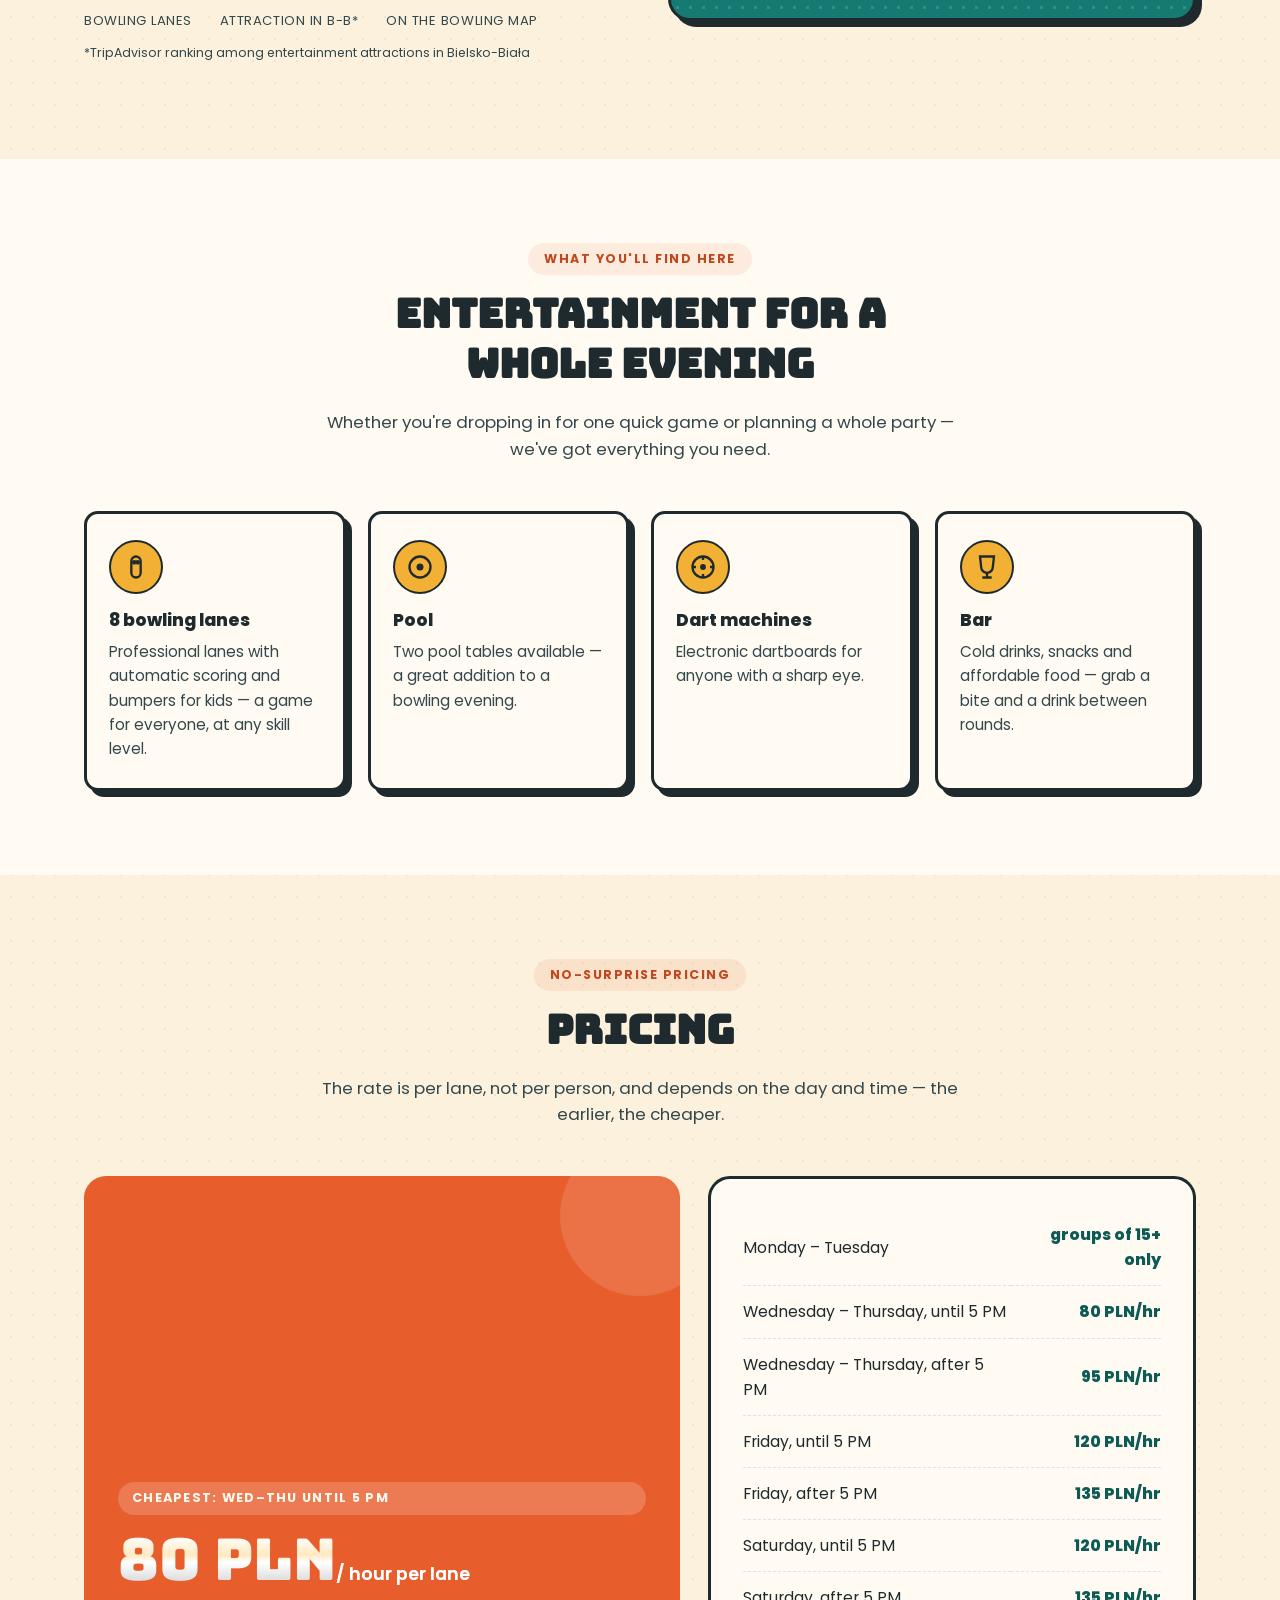
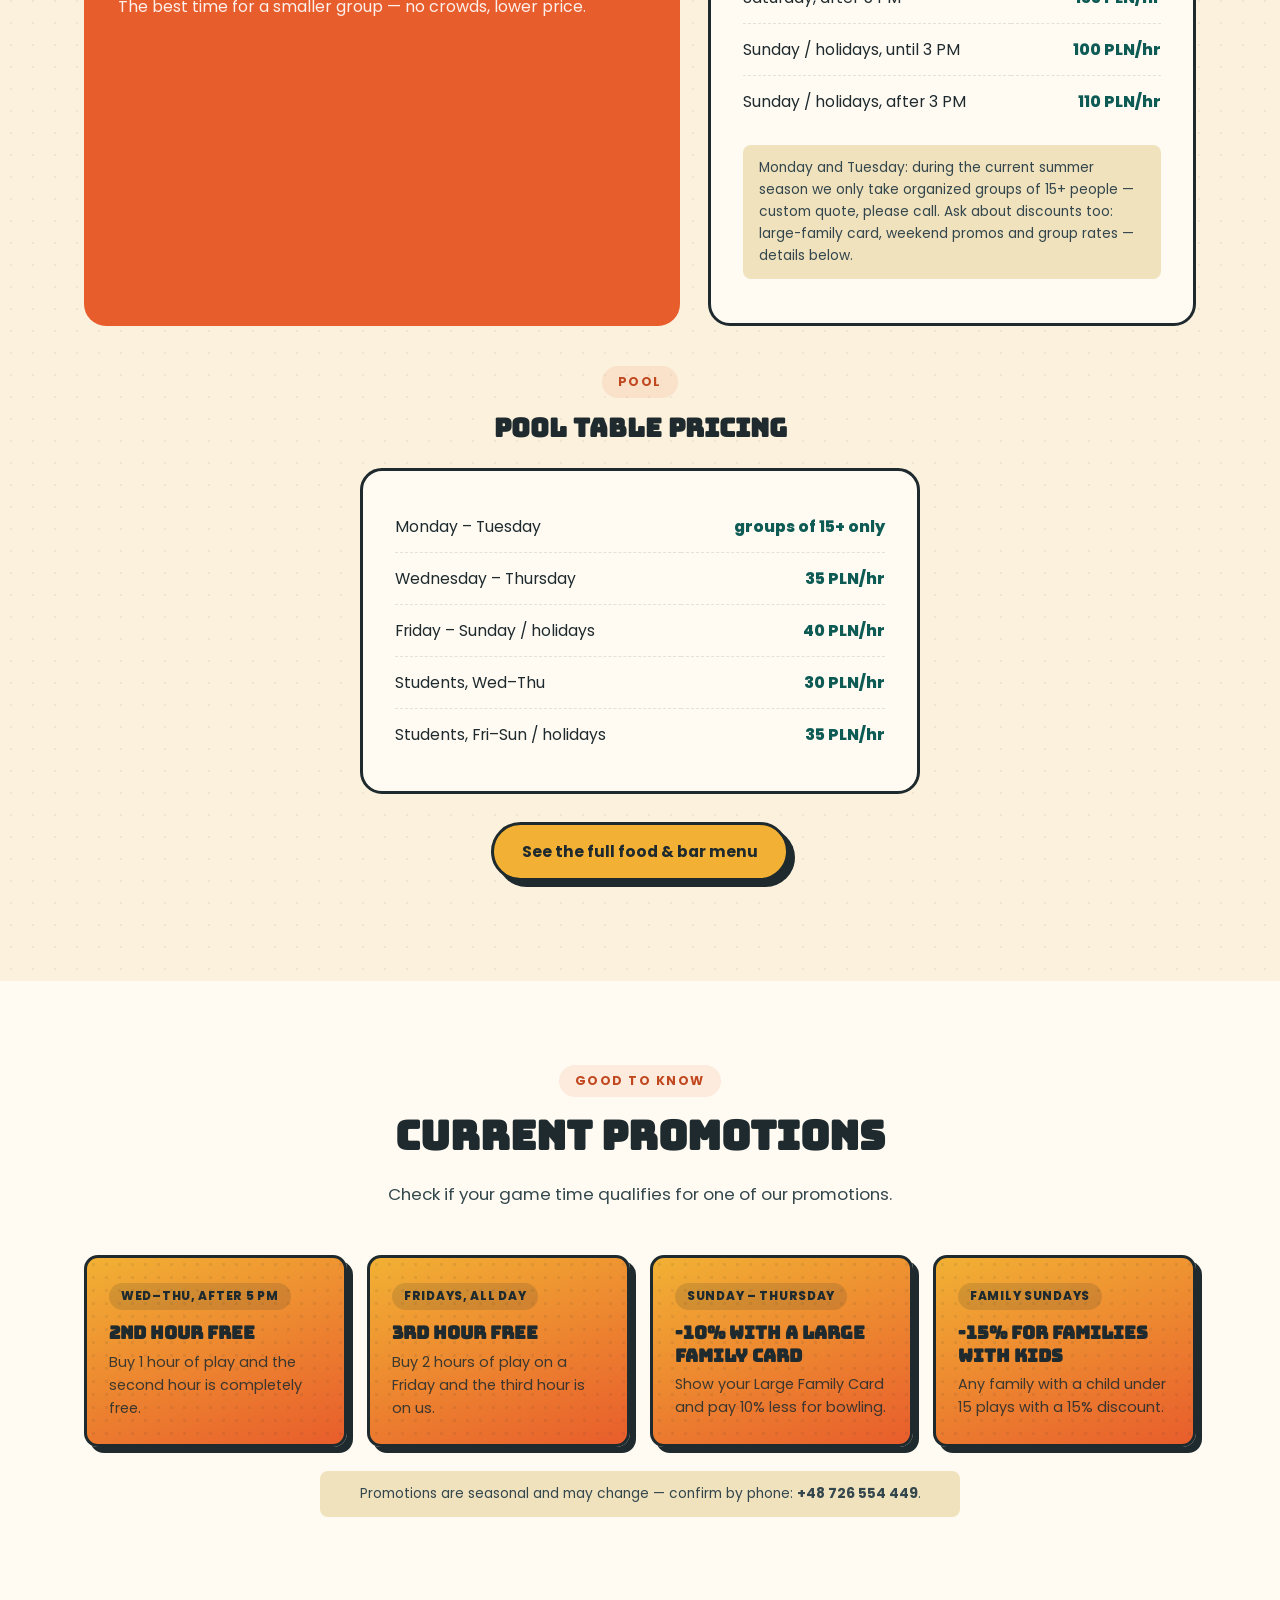
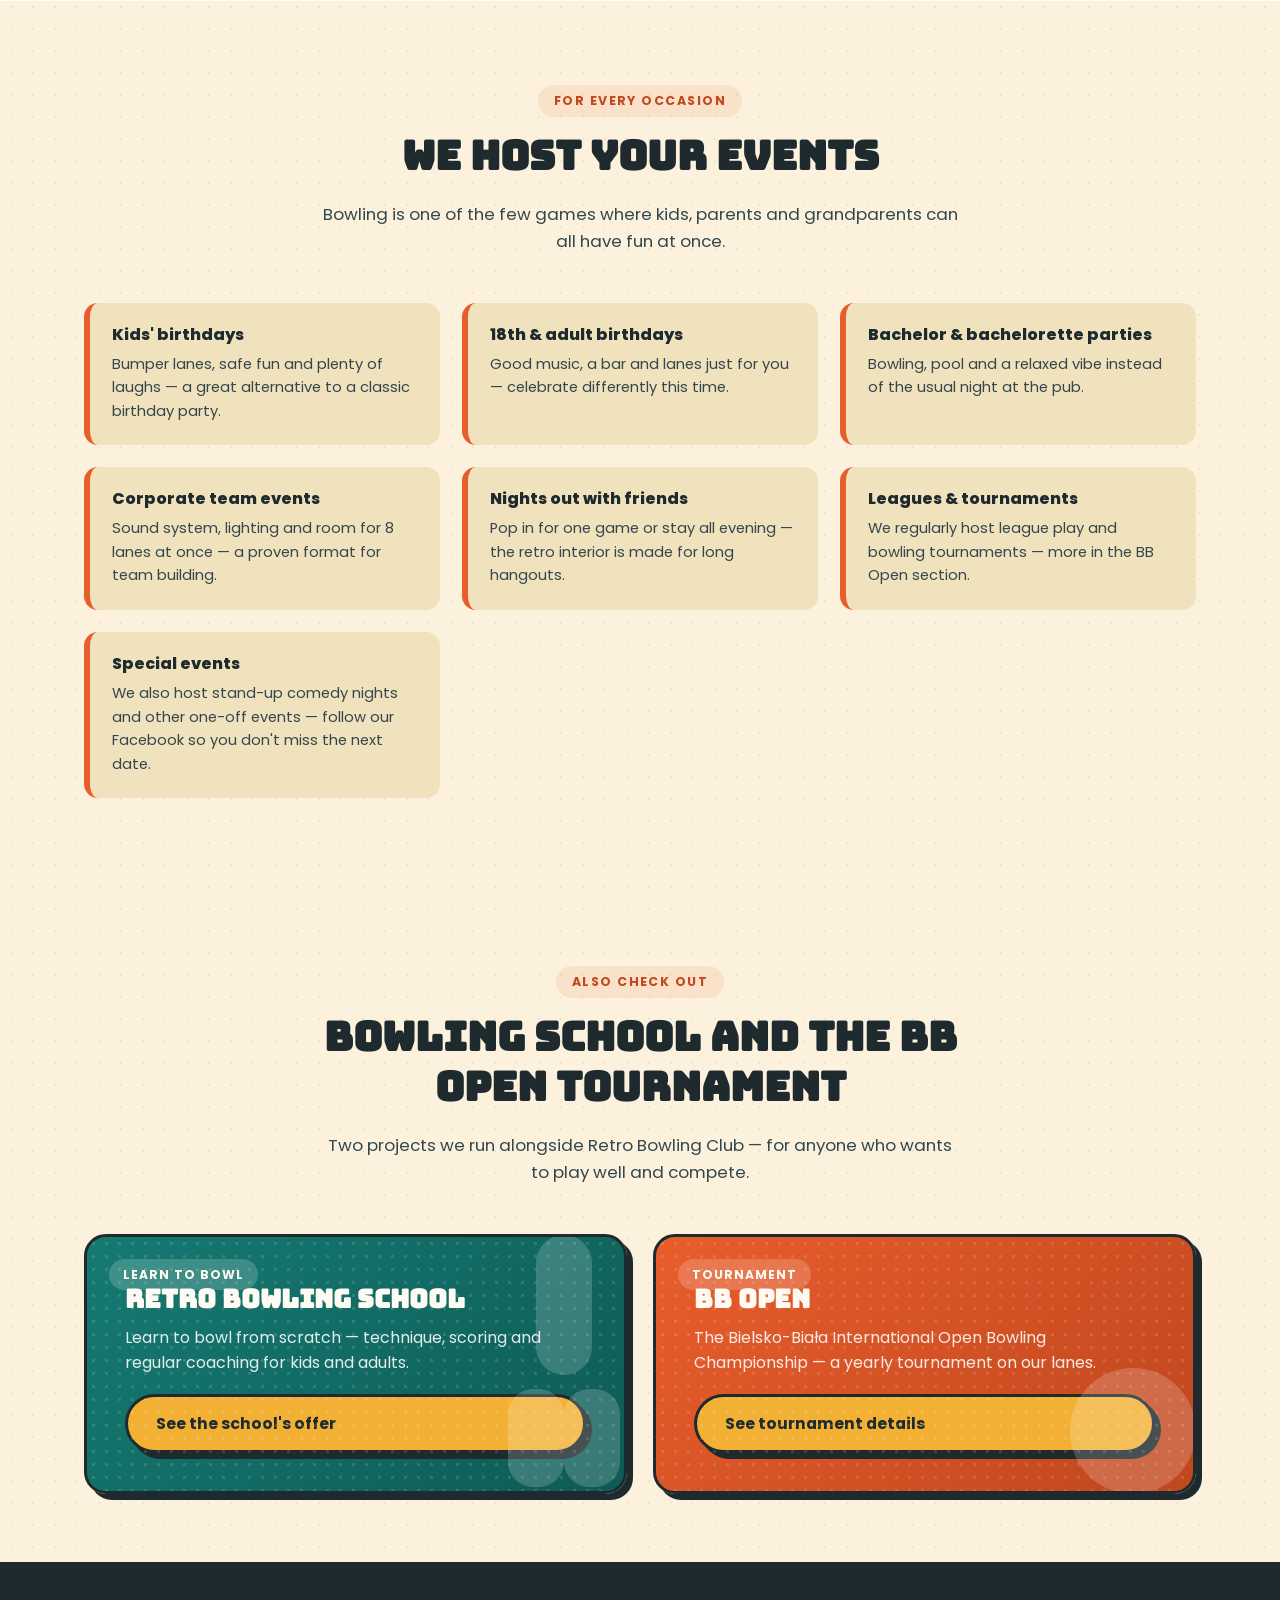
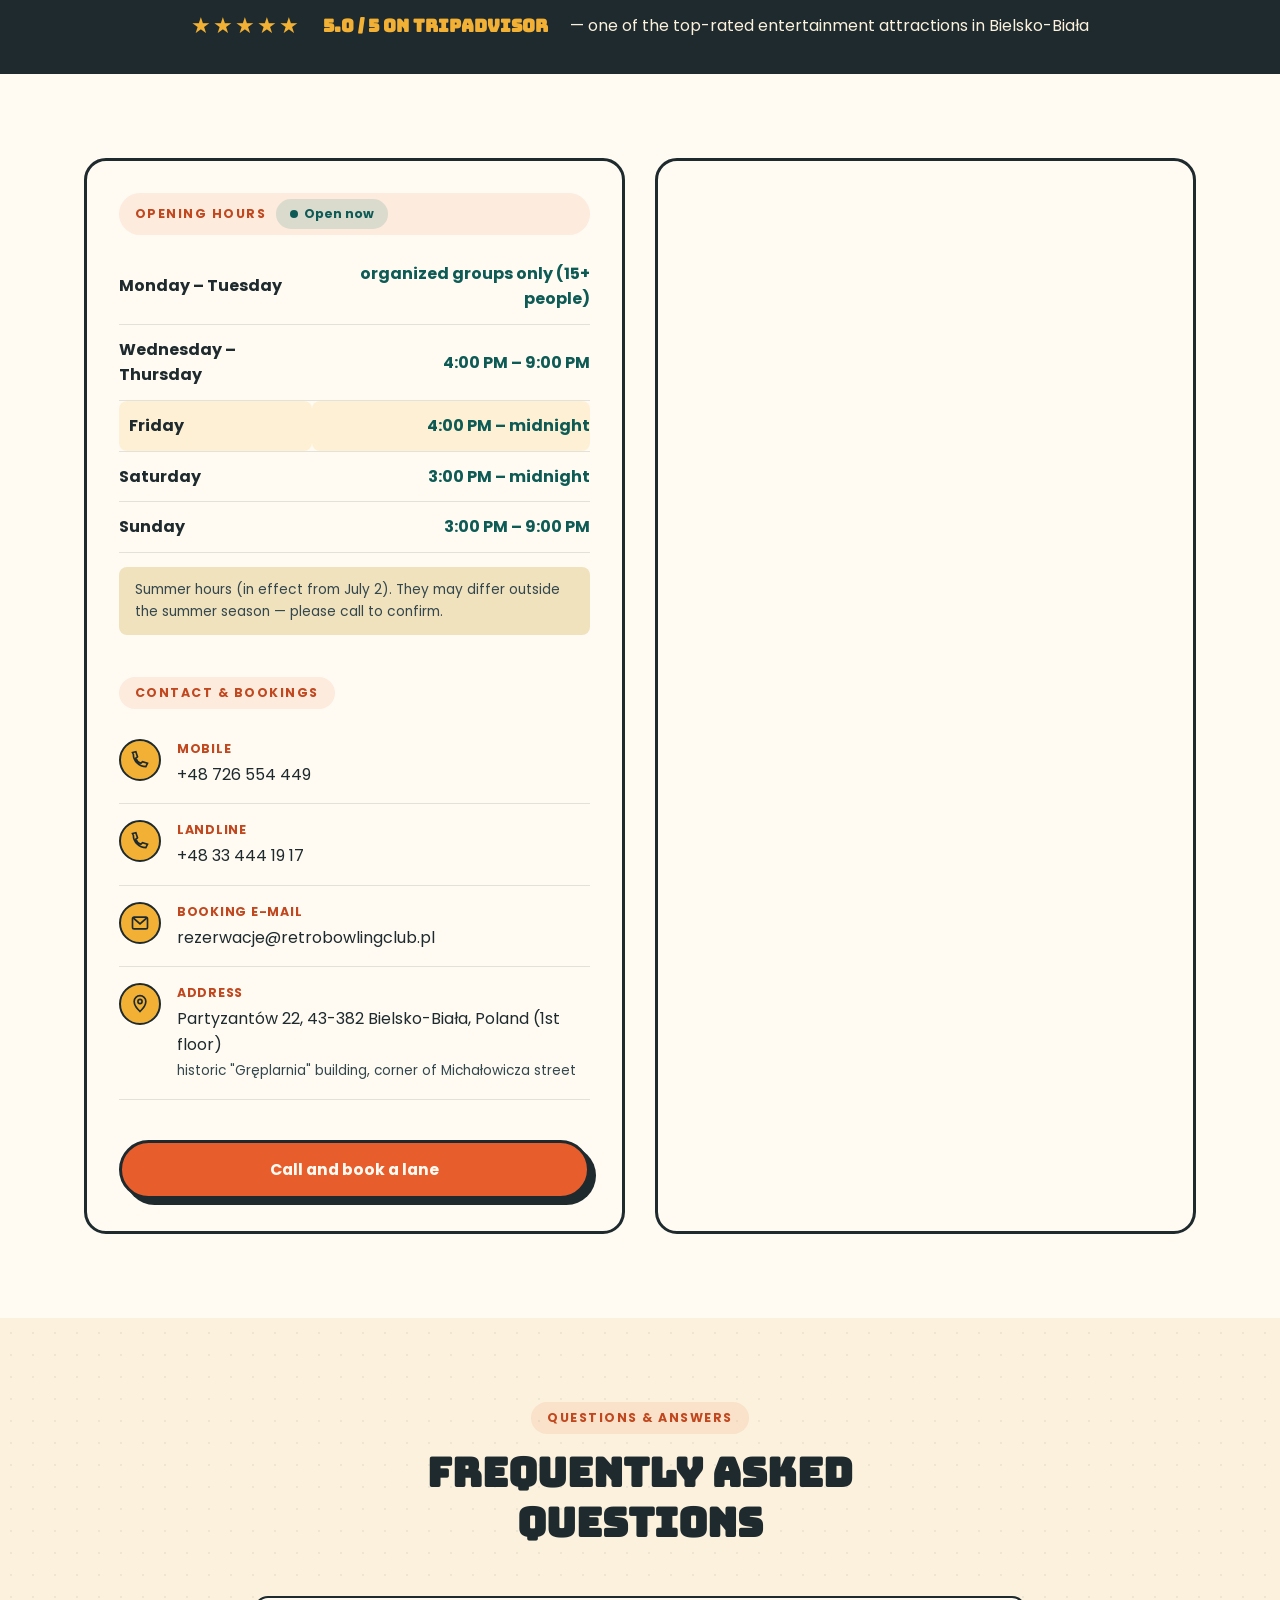
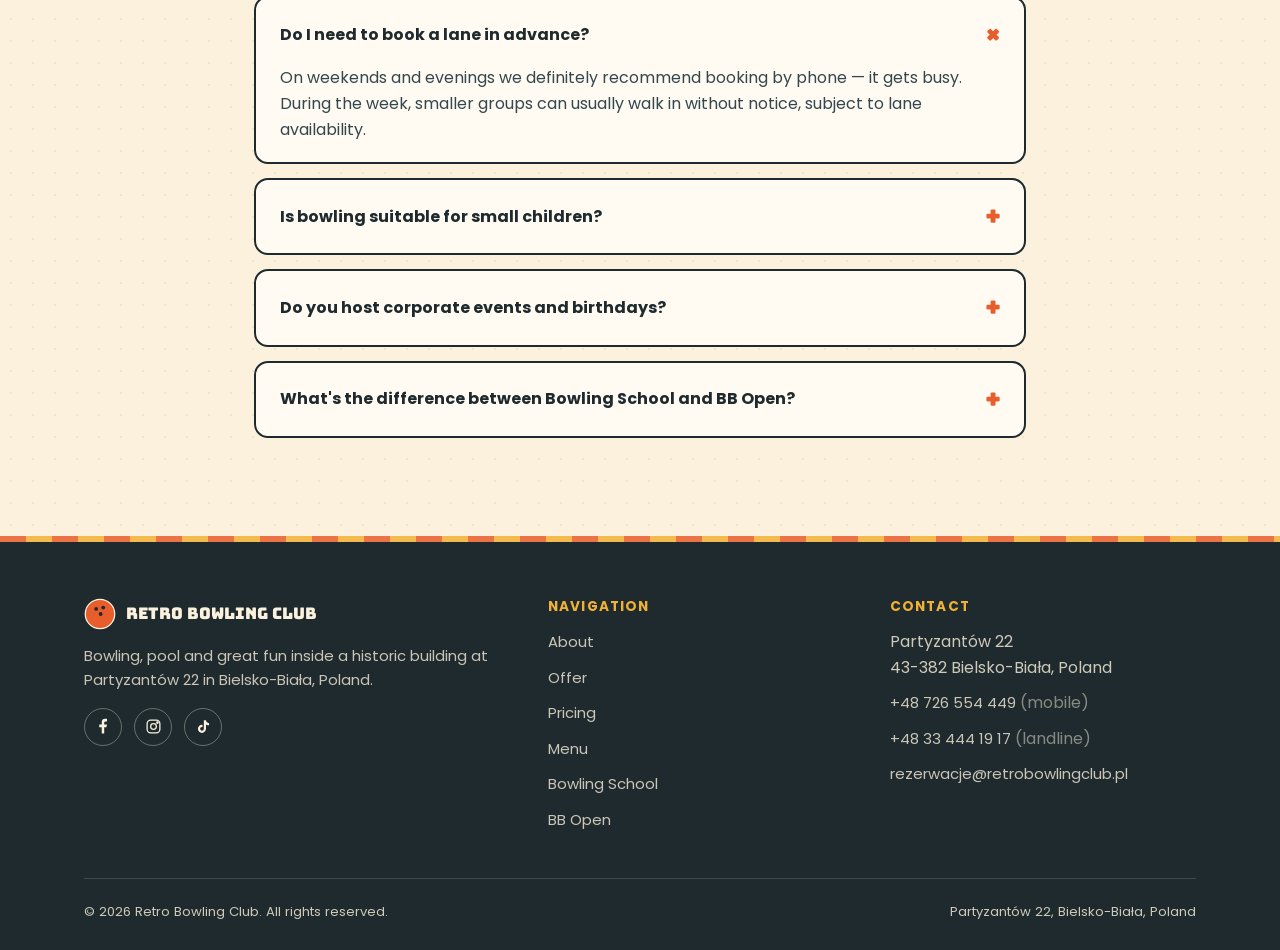
<file: en/index.html>
<!doctype html>
<html lang="en">
<head>
<meta charset="UTF-8">
<meta name="viewport" content="width=device-width, initial-scale=1.0">
<title>Retro Bowling Club Bielsko-Biała — Bowling, Pool &amp; Parties</title>
<meta name="description" content="Retro Bowling Club in Bielsko-Biała, Poland — 8 professional bowling lanes, pool, a bar and parties inside a beautifully restored historic building. Prices from 80 PLN/hour per lane. Book your lane today!">
<link rel="icon" href="data:image/svg+xml,%3Csvg xmlns='http://www.w3.org/2000/svg' viewBox='0 0 100 100'%3E%3Ccircle cx='50' cy='50' r='46' fill='%23E85D2C' stroke='%231E2A2E' stroke-width='6'/%3E%3Ccircle cx='38' cy='34' r='6' fill='%231E2A2E'/%3E%3Ccircle cx='60' cy='30' r='6' fill='%231E2A2E'/%3E%3Ccircle cx='52' cy='50' r='6' fill='%231E2A2E'/%3E%3C/svg%3E">
<link rel="stylesheet" href="../assets/css/style.css">
</head>
<body>

<header class="site-header">
  <div class="nav-wrap">
    <a class="brand" href="index.html">
      <svg class="ball" viewBox="0 0 100 100" fill="none"><circle cx="50" cy="50" r="46" fill="#E85D2C" stroke="#1E2A2E" stroke-width="6"/><circle cx="38" cy="34" r="6" fill="#1E2A2E"/><circle cx="60" cy="30" r="6" fill="#1E2A2E"/><circle cx="52" cy="50" r="6" fill="#1E2A2E"/></svg>
      <span>RETRO BOWLING CLUB<small>Bielsko-Biała</small></span>
    </a>
    <nav class="nav-links" id="navLinks">
      <a href="index.html#about">About</a>
      <a href="index.html#offer">Offer</a>
      <a href="index.html#pricing">Pricing</a>
      <a href="index.html#events">Events</a>
      <a href="menu.html">Menu</a>
      <a href="bowling-school.html">Bowling School</a>
      <a href="bb-open.html">BB Open</a>
      <a href="index.html#contact">Contact</a>
    </nav>
    <div class="nav-cta">
      <div class="lang-switch"><a href="index.html" class="active">EN</a><span class="sep">/</span><a href="../index.html">PL</a></div>
      <a class="btn btn-primary" href="tel:+48726554449"><span class="full">Call:</span> +48 726 554 449</a>
      <button class="nav-toggle" id="navToggle" aria-label="Menu">
        <span></span><span></span><span></span>
      </button>
    </div>
  </div>
</header>
<div class="checker-strip"></div>

<main>

  <!-- HERO -->
  <section class="hero" id="hero">
    <div class="container hero-grid">
      <div>
        <div class="eyebrow on-dark">The most modern bowling alley in Bielsko-Biała</div>
        <h1>Bowling, pool <span class="hi">and retro vibes</span> in the heart of Bielsko-Biała</h1>
        <p class="lead">8 professional lanes, pool and great fun inside a beautifully restored historic building — the former "Gręplarnia" wool mill. The perfect spot for a night out with friends, a birthday, a company party, or a spontaneous game of bowling.</p>
        <div class="hero-facts">
          <div class="fact-pill"><svg viewBox="0 0 24 24" fill="none" stroke="#F2B134" stroke-width="2"><path d="M12 2v20M2 12h20"/></svg>8 bowling lanes</div>
          <div class="fact-pill"><svg viewBox="0 0 24 24" fill="none" stroke="#F2B134" stroke-width="2"><circle cx="12" cy="12" r="9"/></svg>Pool &amp; darts</div>
          <div class="fact-pill"><svg viewBox="0 0 24 24" fill="none" stroke="#F2B134" stroke-width="2"><path d="M6 3h12l-1 9a5 5 0 0 1-10 0L6 3Z"/><path d="M12 17v4M8 21h8"/></svg>On-site bar</div>
        </div>
        <div class="cta-row">
          <a class="btn btn-secondary" href="#pricing">See pricing</a>
          <a class="btn btn-ghost" href="#contact">Book a lane</a>
        </div>
      </div>
      <div class="hero-art">
        <svg viewBox="0 0 320 320" fill="none">
          <circle cx="160" cy="160" r="150" fill="#157A72" opacity=".25"/>
          <g>
            <ellipse cx="230" cy="250" rx="55" ry="14" fill="#000" opacity=".18"/>
            <rect x="212" y="150" width="36" height="88" rx="17" fill="#FBF1DC" stroke="#1E2A2E" stroke-width="5"/>
            <rect x="220" y="164" width="20" height="8" rx="3" fill="#E85D2C"/>
            <rect x="220" y="178" width="20" height="8" rx="3" fill="#E85D2C"/>
          </g>
          <g transform="translate(70,60)">
            <ellipse cx="60" cy="196" rx="60" ry="15" fill="#000" opacity=".18"/>
            <circle cx="60" cy="140" r="58" fill="#F2B134" stroke="#1E2A2E" stroke-width="6"/>
            <circle cx="42" cy="112" r="7" fill="#1E2A2E"/>
            <circle cx="70" cy="106" r="7" fill="#1E2A2E"/>
            <circle cx="58" cy="132" r="7" fill="#1E2A2E"/>
          </g>
        </svg>
      </div>
    </div>
  </section>

  <!-- QUICK STRIP -->
  <section class="quick-strip">
    <div class="container">
      <div class="quick-item"><strong>8</strong><span>AMF lanes</span></div>
      <div class="quick-item"><strong>from 80 PLN</strong><span>Per hour / lane</span></div>
      <div class="quick-item"><strong>2</strong><span>Pool tables</span></div>
      <div class="quick-item"><strong>5.0 ★</strong><span>TripAdvisor rating</span></div>
      <div class="quick-item"><strong>7 days</strong><span>A week</span></div>
    </div>
  </section>

  <!-- ABOUT -->
  <section class="section-pad" id="about">
    <div class="container split">
      <div>
        <div class="eyebrow">Our story</div>
        <h2>A bowling alley with soul, inside historic walls</h2>
        <p>Retro Bowling Club sits inside the atmospheric, historic building of the former "Gręplarnia" wool mill at Partyzantów 22 — on the corner with Michałowicza street. We paired the industrial character of the space with modern bowling equipment to create a place where the whole family has a great time: from a child's first game to an evening with friends at the bar.</p>
        <p>It's one of the most modern bowling alleys in Bielsko-Biała — 8 professional lanes with automatic scoring, bumper lanes for the youngest players, pool, darts, and a bar with snacks and cold drinks.</p>
        <div class="stat-row">
          <div class="stat"><strong>8</strong><span>Bowling lanes</span></div>
          <div class="stat"><strong>#7</strong><span>Attraction in B-B*</span></div>
          <div class="stat"><strong>7+ years</strong><span>On the bowling map</span></div>
        </div>
        <p style="font-size:.78rem;color:var(--navy-soft);margin-top:10px;">*TripAdvisor ranking among entertainment attractions in Bielsko-Biała</p>
      </div>
      <div class="split-art">
        <svg viewBox="0 0 400 300" fill="none">
          <rect x="0" y="0" width="400" height="300" rx="18" fill="#0E5B55"/>
          <g opacity=".9">
            <rect x="30" y="210" width="70" height="60" fill="#F2B134" opacity=".85"/>
            <rect x="115" y="180" width="70" height="90" fill="#E85D2C" opacity=".85"/>
            <rect x="200" y="150" width="70" height="120" fill="#FBF1DC" opacity=".9"/>
            <rect x="285" y="195" width="70" height="75" fill="#F2B134" opacity=".7"/>
          </g>
          <circle cx="330" cy="70" r="42" fill="#FBF1DC" opacity=".14"/>
          <circle cx="60" cy="60" r="26" fill="#FBF1DC" opacity=".14"/>
        </svg>
      </div>
    </div>
  </section>

  <!-- OFFER -->
  <section class="section-pad bg-paper" id="offer">
    <div class="container">
      <div class="section-head">
        <div class="eyebrow">What you'll find here</div>
        <h2>Entertainment for a whole evening</h2>
        <p>Whether you're dropping in for one quick game or planning a whole party — we've got everything you need.</p>
      </div>
      <div class="card-grid">
        <div class="offer-card">
          <div class="icon"><svg viewBox="0 0 24 24" fill="none" stroke="#1E2A2E" stroke-width="2"><rect x="8" y="3" width="8" height="18" rx="4"/><circle cx="10.5" cy="8" r="1"/><circle cx="13.5" cy="8" r="1"/></svg></div>
          <h3>8 bowling lanes</h3>
          <p>Professional lanes with automatic scoring and bumpers for kids — a game for everyone, at any skill level.</p>
        </div>
        <div class="offer-card">
          <div class="icon"><svg viewBox="0 0 24 24" fill="none" stroke="#1E2A2E" stroke-width="2"><circle cx="12" cy="12" r="9"/><circle cx="12" cy="12" r="2" fill="#1E2A2E"/></svg></div>
          <h3>Pool</h3>
          <p>Two pool tables available — a great addition to a bowling evening.</p>
        </div>
        <div class="offer-card">
          <div class="icon"><svg viewBox="0 0 24 24" fill="none" stroke="#1E2A2E" stroke-width="2"><circle cx="12" cy="12" r="9"/><circle cx="12" cy="12" r="1.5" fill="#1E2A2E"/><path d="M12 3v3M12 18v3M3 12h3M18 12h3"/></svg></div>
          <h3>Dart machines</h3>
          <p>Electronic dartboards for anyone with a sharp eye.</p>
        </div>
        <div class="offer-card">
          <div class="icon"><svg viewBox="0 0 24 24" fill="none" stroke="#1E2A2E" stroke-width="2"><path d="M6 3h12l-1 9a5 5 0 0 1-10 0L6 3Z"/><path d="M12 17v4M8 21h8"/></svg></div>
          <h3>Bar</h3>
          <p>Cold drinks, snacks and affordable food — grab a bite and a drink between rounds.</p>
        </div>
      </div>
    </div>
  </section>

  <!-- PRICING -->
  <section class="section-pad" id="pricing">
    <div class="container">
      <div class="section-head">
        <div class="eyebrow">No-surprise pricing</div>
        <h2>Pricing</h2>
        <p>The rate is per lane, not per person, and depends on the day and time — the earlier, the cheaper.</p>
      </div>
      <div class="pricing-wrap">
        <div class="price-highlight">
          <span class="tag">Cheapest: Wed–Thu until 5 PM</span>
          <div class="amount">80 PLN<span>/ hour per lane</span></div>
          <p style="color:rgba(255,255,255,.9);margin-bottom:0;">The best time for a smaller group — no crowds, lower price.</p>
        </div>
        <div class="price-table">
          <table>
            <tr><td>Monday – Tuesday</td><td>groups of 15+ only</td></tr>
            <tr><td>Wednesday – Thursday, until 5 PM</td><td>80 PLN/hr</td></tr>
            <tr><td>Wednesday – Thursday, after 5 PM</td><td>95 PLN/hr</td></tr>
            <tr><td>Friday, until 5 PM</td><td>120 PLN/hr</td></tr>
            <tr><td>Friday, after 5 PM</td><td>135 PLN/hr</td></tr>
            <tr><td>Saturday, until 5 PM</td><td>120 PLN/hr</td></tr>
            <tr><td>Saturday, after 5 PM</td><td>135 PLN/hr</td></tr>
            <tr><td>Sunday / holidays, until 3 PM</td><td>100 PLN/hr</td></tr>
            <tr><td>Sunday / holidays, after 3 PM</td><td>110 PLN/hr</td></tr>
          </table>
          <p class="price-note">Monday and Tuesday: during the current summer season we only take organized groups of 15+ people — custom quote, please call. Ask about discounts too: large-family card, weekend promos and group rates — details below.</p>
        </div>
      </div>

      <div class="section-head mt-lg" style="margin-bottom:24px;">
        <div class="eyebrow">Pool</div>
        <h2 style="font-size:1.6rem;">Pool table pricing</h2>
      </div>
      <div class="price-table" style="max-width:560px;margin:0 auto;">
        <table>
          <tr><td>Monday – Tuesday</td><td>groups of 15+ only</td></tr>
          <tr><td>Wednesday – Thursday</td><td>35 PLN/hr</td></tr>
          <tr><td>Friday – Sunday / holidays</td><td>40 PLN/hr</td></tr>
          <tr><td>Students, Wed–Thu</td><td>30 PLN/hr</td></tr>
          <tr><td>Students, Fri–Sun / holidays</td><td>35 PLN/hr</td></tr>
        </table>
      </div>

      <p class="text-center" style="margin-top:28px;">
        <a class="btn btn-secondary" href="menu.html">See the full food &amp; bar menu</a>
      </p>
    </div>
  </section>

  <!-- PROMOTIONS -->
  <section class="section-pad bg-paper" id="promotions">
    <div class="container">
      <div class="section-head">
        <div class="eyebrow">Good to know</div>
        <h2>Current promotions</h2>
        <p>Check if your game time qualifies for one of our promotions.</p>
      </div>
      <div class="promo-grid">
        <div class="promo-card">
          <span class="promo-tag">Wed–Thu, after 5 PM</span>
          <h4>2nd hour free</h4>
          <p>Buy 1 hour of play and the second hour is completely free.</p>
        </div>
        <div class="promo-card">
          <span class="promo-tag">Fridays, all day</span>
          <h4>3rd hour free</h4>
          <p>Buy 2 hours of play on a Friday and the third hour is on us.</p>
        </div>
        <div class="promo-card">
          <span class="promo-tag">Sunday – Thursday</span>
          <h4>-10% with a Large Family Card</h4>
          <p>Show your Large Family Card and pay 10% less for bowling.</p>
        </div>
        <div class="promo-card">
          <span class="promo-tag">Family Sundays</span>
          <h4>-15% for families with kids</h4>
          <p>Any family with a child under 15 plays with a 15% discount.</p>
        </div>
      </div>
      <p class="price-note text-center" style="max-width:640px;margin:24px auto 0;">Promotions are seasonal and may change — confirm by phone: <strong>+48 726 554 449</strong>.</p>
    </div>
  </section>

  <!-- EVENTS -->
  <section class="section-pad" id="events">
    <div class="container">
      <div class="section-head">
        <div class="eyebrow">For every occasion</div>
        <h2>We host your events</h2>
        <p>Bowling is one of the few games where kids, parents and grandparents can all have fun at once.</p>
      </div>
      <div class="event-grid">
        <div class="event-card"><h4>Kids' birthdays</h4><p>Bumper lanes, safe fun and plenty of laughs — a great alternative to a classic birthday party.</p></div>
        <div class="event-card"><h4>18th &amp; adult birthdays</h4><p>Good music, a bar and lanes just for you — celebrate differently this time.</p></div>
        <div class="event-card"><h4>Bachelor &amp; bachelorette parties</h4><p>Bowling, pool and a relaxed vibe instead of the usual night at the pub.</p></div>
        <div class="event-card"><h4>Corporate team events</h4><p>Sound system, lighting and room for 8 lanes at once — a proven format for team building.</p></div>
        <div class="event-card"><h4>Nights out with friends</h4><p>Pop in for one game or stay all evening — the retro interior is made for long hangouts.</p></div>
        <div class="event-card"><h4>Leagues &amp; tournaments</h4><p>We regularly host league play and bowling tournaments — more in the BB Open section.</p></div>
        <div class="event-card"><h4>Special events</h4><p>We also host stand-up comedy nights and other one-off events — follow our Facebook so you don't miss the next date.</p></div>
      </div>
    </div>
  </section>

  <!-- CROSS LINKS: Bowling School / BB Open -->
  <section class="section-pad" id="more">
    <div class="container">
      <div class="section-head">
        <div class="eyebrow">Also check out</div>
        <h2>Bowling School and the BB Open tournament</h2>
        <p>Two projects we run alongside Retro Bowling Club — for anyone who wants to play well and compete.</p>
      </div>
      <div class="cross-grid">
        <a class="cross-card school" href="bowling-school.html">
          <span class="badge">Learn to bowl</span>
          <svg class="pins" viewBox="0 0 100 200" fill="#fff"><rect x="30" y="10" width="40" height="100" rx="20"/><rect x="10" y="120" width="40" height="70" rx="18"/><rect x="50" y="120" width="40" height="70" rx="18"/></svg>
          <h3>Retro Bowling School</h3>
          <p>Learn to bowl from scratch — technique, scoring and regular coaching for kids and adults.</p>
          <span class="btn btn-secondary">See the school's offer</span>
        </a>
        <a class="cross-card tournament" href="bb-open.html">
          <span class="badge">Tournament</span>
          <svg class="pins" viewBox="0 0 100 100" fill="#fff"><circle cx="50" cy="50" r="45"/></svg>
          <h3>BB Open</h3>
          <p>The Bielsko-Biała International Open Bowling Championship — a yearly tournament on our lanes.</p>
          <span class="btn btn-secondary">See tournament details</span>
        </a>
      </div>
    </div>
  </section>

  <!-- RATING BAND -->
  <section class="rating-band">
    <div class="container">
      <span class="rating-stars">★★★★★</span>
      <strong>5.0 / 5 on TripAdvisor</strong>
      <span>— one of the top-rated entertainment attractions in Bielsko-Biała</span>
    </div>
  </section>

  <!-- HOURS + CONTACT -->
  <section class="section-pad bg-paper" id="contact">
    <div class="container location-wrap">
      <div class="contact-card">
        <div class="eyebrow" style="display:flex;align-items:center;gap:10px;flex-wrap:wrap;">Opening hours <span id="openStatus" class="status-pill">checking…</span></div>
        <table class="hours-table" id="hoursTable">
          <tr><td>Monday – Tuesday</td><td>organized groups only (15+ people)</td></tr>
          <tr data-days="3,4" data-open="16:00" data-close="21:00"><td>Wednesday – Thursday</td><td>4:00 PM – 9:00 PM</td></tr>
          <tr data-days="5" data-open="16:00" data-close="00:00"><td>Friday</td><td>4:00 PM – midnight</td></tr>
          <tr data-days="6" data-open="15:00" data-close="00:00"><td>Saturday</td><td>3:00 PM – midnight</td></tr>
          <tr data-days="0" data-open="15:00" data-close="21:00"><td>Sunday</td><td>3:00 PM – 9:00 PM</td></tr>
        </table>
        <p class="price-note" style="margin-top:14px;">Summer hours (in effect from July 2). They may differ outside the summer season — please call to confirm.</p>
        <div class="eyebrow" style="margin-top:28px;">Contact &amp; bookings</div>
        <div class="contact-row">
          <div class="icon"><svg viewBox="0 0 24 24" fill="none" stroke="#1E2A2E" stroke-width="2"><path d="M4 5c0 8 7 15 15 15l2-4-6-2-2 2c-3-1-5-3-6-6l2-2-2-6-4 1Z"/></svg></div>
          <div><strong>Mobile</strong><a href="tel:+48726554449">+48 726 554 449</a></div>
        </div>
        <div class="contact-row">
          <div class="icon"><svg viewBox="0 0 24 24" fill="none" stroke="#1E2A2E" stroke-width="2"><path d="M4 5c0 8 7 15 15 15l2-4-6-2-2 2c-3-1-5-3-6-6l2-2-2-6-4 1Z"/></svg></div>
          <div><strong>Landline</strong><a href="tel:+48334441917">+48 33 444 19 17</a></div>
        </div>
        <div class="contact-row">
          <div class="icon"><svg viewBox="0 0 24 24" fill="none" stroke="#1E2A2E" stroke-width="2"><rect x="3" y="5" width="18" height="14" rx="2"/><path d="m4 6 8 7 8-7"/></svg></div>
          <div><strong>Booking e-mail</strong><a href="mailto:rezerwacje@retrobowlingclub.pl">rezerwacje@retrobowlingclub.pl</a></div>
        </div>
        <div class="contact-row">
          <div class="icon"><svg viewBox="0 0 24 24" fill="none" stroke="#1E2A2E" stroke-width="2"><path d="M12 21s7-6.6 7-12a7 7 0 1 0-14 0c0 5.4 7 12 7 12Z"/><circle cx="12" cy="9" r="2.5"/></svg></div>
          <div><strong>Address</strong>Partyzantów 22, 43-382 Bielsko-Biała, Poland (1st floor)<br><span style="font-size:.85rem;color:var(--navy-soft);">historic "Gręplarnia" building, corner of Michałowicza street</span></div>
        </div>
        <a class="btn btn-primary btn-block mt-lg" href="tel:+48726554449">Call and book a lane</a>
      </div>
      <div class="map-frame">
        <iframe src="https://www.google.com/maps?q=Retro+Bowling+Club,+Partyzant%C3%B3w+22,+Bielsko-Bia%C5%82a&output=embed" loading="lazy" referrerpolicy="no-referrer-when-downgrade" title="Map — Retro Bowling Club"></iframe>
      </div>
    </div>
  </section>

  <!-- FAQ -->
  <section class="section-pad" id="faq">
    <div class="container" style="max-width:820px;">
      <div class="section-head">
        <div class="eyebrow">Questions &amp; answers</div>
        <h2>Frequently asked questions</h2>
      </div>
      <details class="faq-item" open>
        <summary>Do I need to book a lane in advance?</summary>
        <p>On weekends and evenings we definitely recommend booking by phone — it gets busy. During the week, smaller groups can usually walk in without notice, subject to lane availability.</p>
      </details>
      <details class="faq-item">
        <summary>Is bowling suitable for small children?</summary>
        <p>Yes — our lanes have bumpers that can be raised, so even the youngest players hit the pins and have a great time.</p>
      </details>
      <details class="faq-item">
        <summary>Do you host corporate events and birthdays?</summary>
        <p>Yes, we regularly host team-building events, kids' and adults' birthdays, and bachelor/bachelorette parties. Email <a href="mailto:event@retrobowlingclub.pl">event@retrobowlingclub.pl</a> to work out the details and a quote.</p>
      </details>
      <details class="faq-item">
        <summary>What's the difference between Bowling School and BB Open?</summary>
        <p><a href="bowling-school.html">Bowling School</a> is our coaching program — for beginners and anyone looking to raise their game. <a href="bb-open.html">BB Open</a> is our yearly, open bowling tournament held on our lanes.</p>
      </details>
    </div>
  </section>

</main>

<div class="lane-divider"></div>

<footer class="site-footer">
  <div class="container">
    <div class="footer-grid">
      <div>
        <div class="footer-brand">
          <svg viewBox="0 0 100 100" fill="none"><circle cx="50" cy="50" r="46" fill="#E85D2C" stroke="#FBF1DC" stroke-width="4"/><circle cx="38" cy="34" r="6" fill="#1E2A2E"/><circle cx="60" cy="30" r="6" fill="#1E2A2E"/><circle cx="52" cy="50" r="6" fill="#1E2A2E"/></svg>
          RETRO BOWLING CLUB
        </div>
        <p>Bowling, pool and great fun inside a historic building at Partyzantów 22 in Bielsko-Biała, Poland.</p>
        <div class="social-row">
          <a href="https://www.facebook.com/RetroBowlingClub/" target="_blank" rel="noopener" aria-label="Facebook"><svg viewBox="0 0 24 24" fill="#FBF1DC"><path d="M13 22v-9h3l1-4h-4V7c0-1.1.6-2 2.2-2H17V1.2S15.6 1 14.2 1C11.3 1 9.5 2.7 9.5 5.6V9H6v4h3.5v9h3.5Z"/></svg></a>
          <a href="https://www.instagram.com/retrobowlingclub/" target="_blank" rel="noopener" aria-label="Instagram"><svg viewBox="0 0 24 24" fill="none" stroke="#FBF1DC" stroke-width="1.8"><rect x="3" y="3" width="18" height="18" rx="5"/><circle cx="12" cy="12" r="4"/><circle cx="17.5" cy="6.5" r="1"/></svg></a>
          <a href="https://www.tiktok.com/@retrobowling6" target="_blank" rel="noopener" aria-label="TikTok"><svg viewBox="0 0 24 24" fill="#FBF1DC"><path d="M16.6 5.82s.51.5 0 0A4.278 4.278 0 0 1 15.54 3h-3.09v12.4a2.592 2.592 0 0 1-2.59 2.5c-1.42 0-2.6-1.16-2.6-2.6 0-1.72 1.66-3.01 3.37-2.48V9.66c-3.45-.46-6.47 2.22-6.47 5.64 0 3.33 2.76 5.7 5.69 5.7 3.14 0 5.69-2.55 5.69-5.7V9.01a7.35 7.35 0 0 0 4.3 1.38V7.3s-1.88.09-3.24-1.48Z"/></svg></a>
        </div>
      </div>
      <div>
        <h4>Navigation</h4>
        <ul>
          <li><a href="index.html#about">About</a></li>
          <li><a href="index.html#offer">Offer</a></li>
          <li><a href="index.html#pricing">Pricing</a></li>
          <li><a href="menu.html">Menu</a></li>
          <li><a href="bowling-school.html">Bowling School</a></li>
          <li><a href="bb-open.html">BB Open</a></li>
        </ul>
      </div>
      <div>
        <h4>Contact</h4>
        <ul>
          <li>Partyzantów 22<br>43-382 Bielsko-Biała, Poland</li>
          <li><a href="tel:+48726554449">+48 726 554 449</a> <span style="opacity:.6;">(mobile)</span></li>
          <li><a href="tel:+48334441917">+48 33 444 19 17</a> <span style="opacity:.6;">(landline)</span></li>
          <li><a href="mailto:rezerwacje@retrobowlingclub.pl">rezerwacje@retrobowlingclub.pl</a></li>
        </ul>
      </div>
    </div>
    <div class="footer-bottom">
      <span>© 2026 Retro Bowling Club. All rights reserved.</span>
      <span>Partyzantów 22, Bielsko-Biała, Poland</span>
    </div>
  </div>
</footer>

<a class="btn btn-primary sticky-call" href="tel:+48726554449">📞 Call now</a>

<script src="../assets/js/main.js"></script>
</body>
</html>
</file>
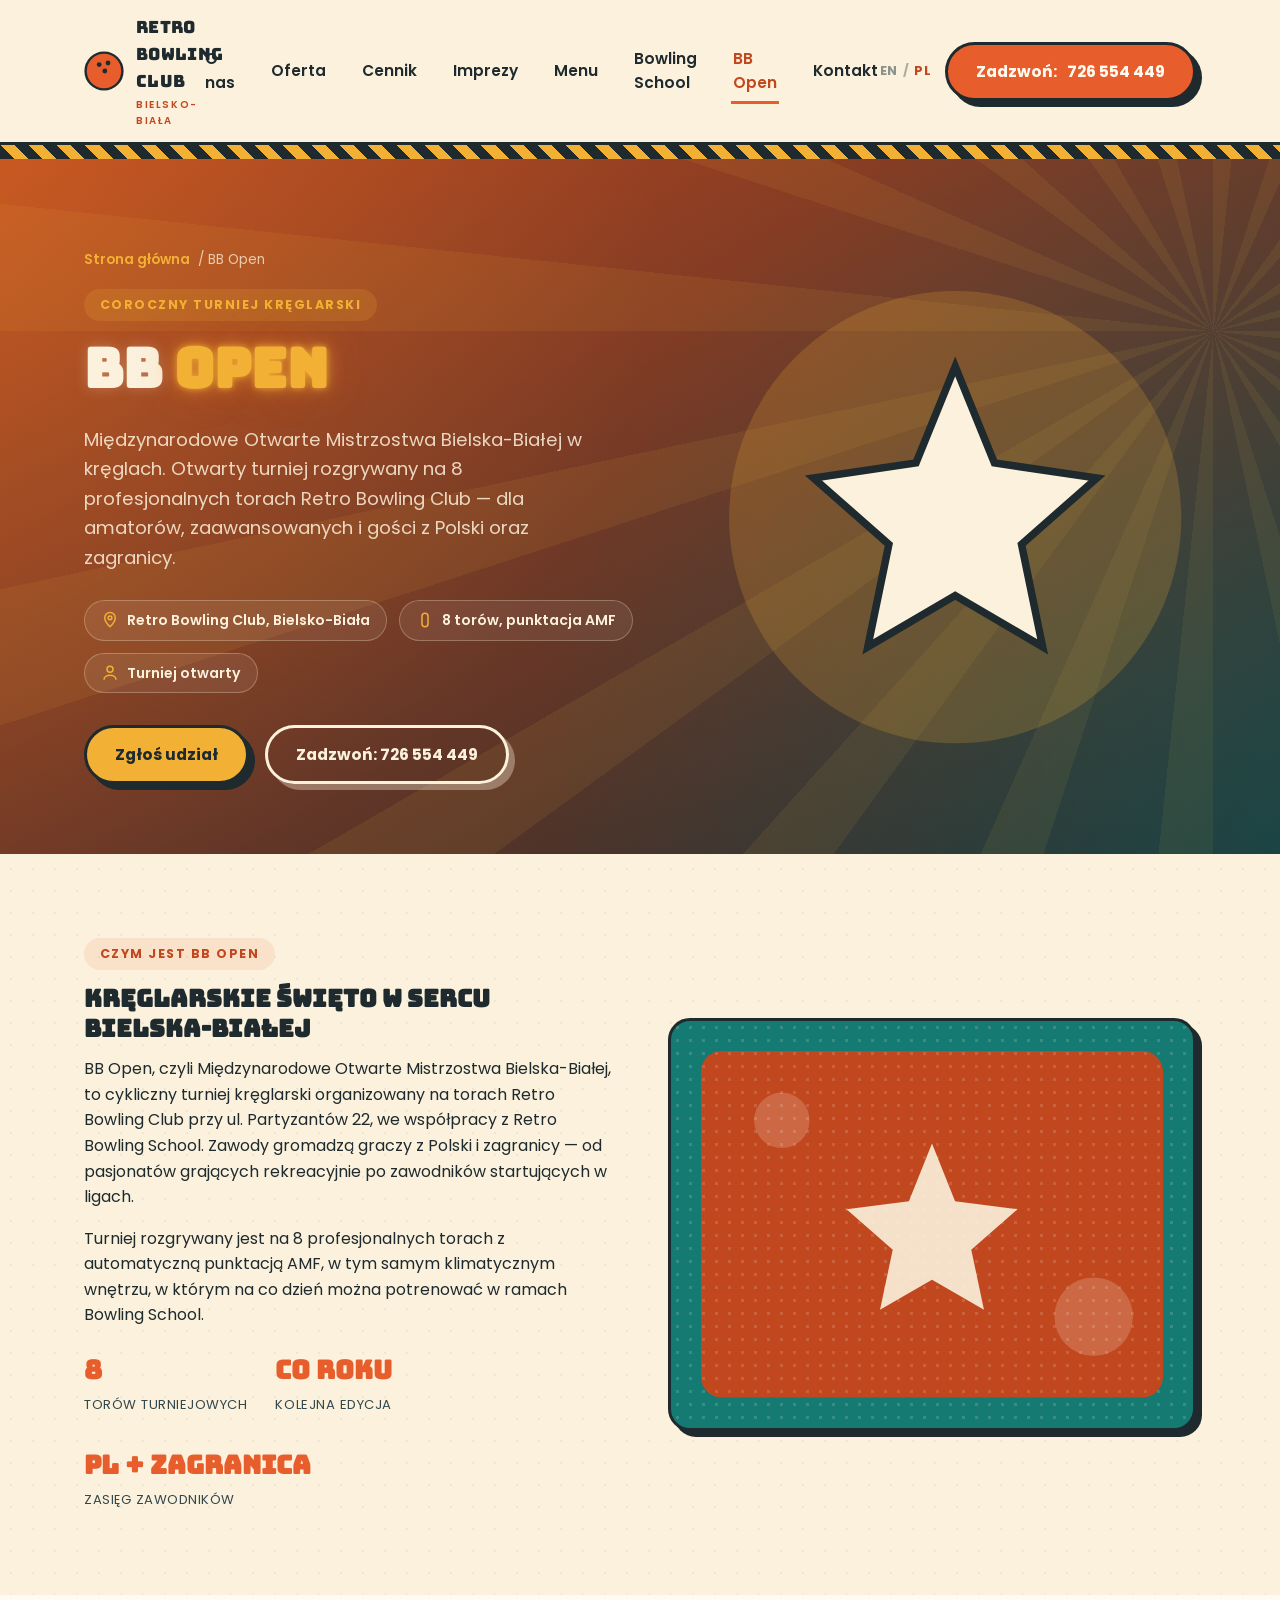
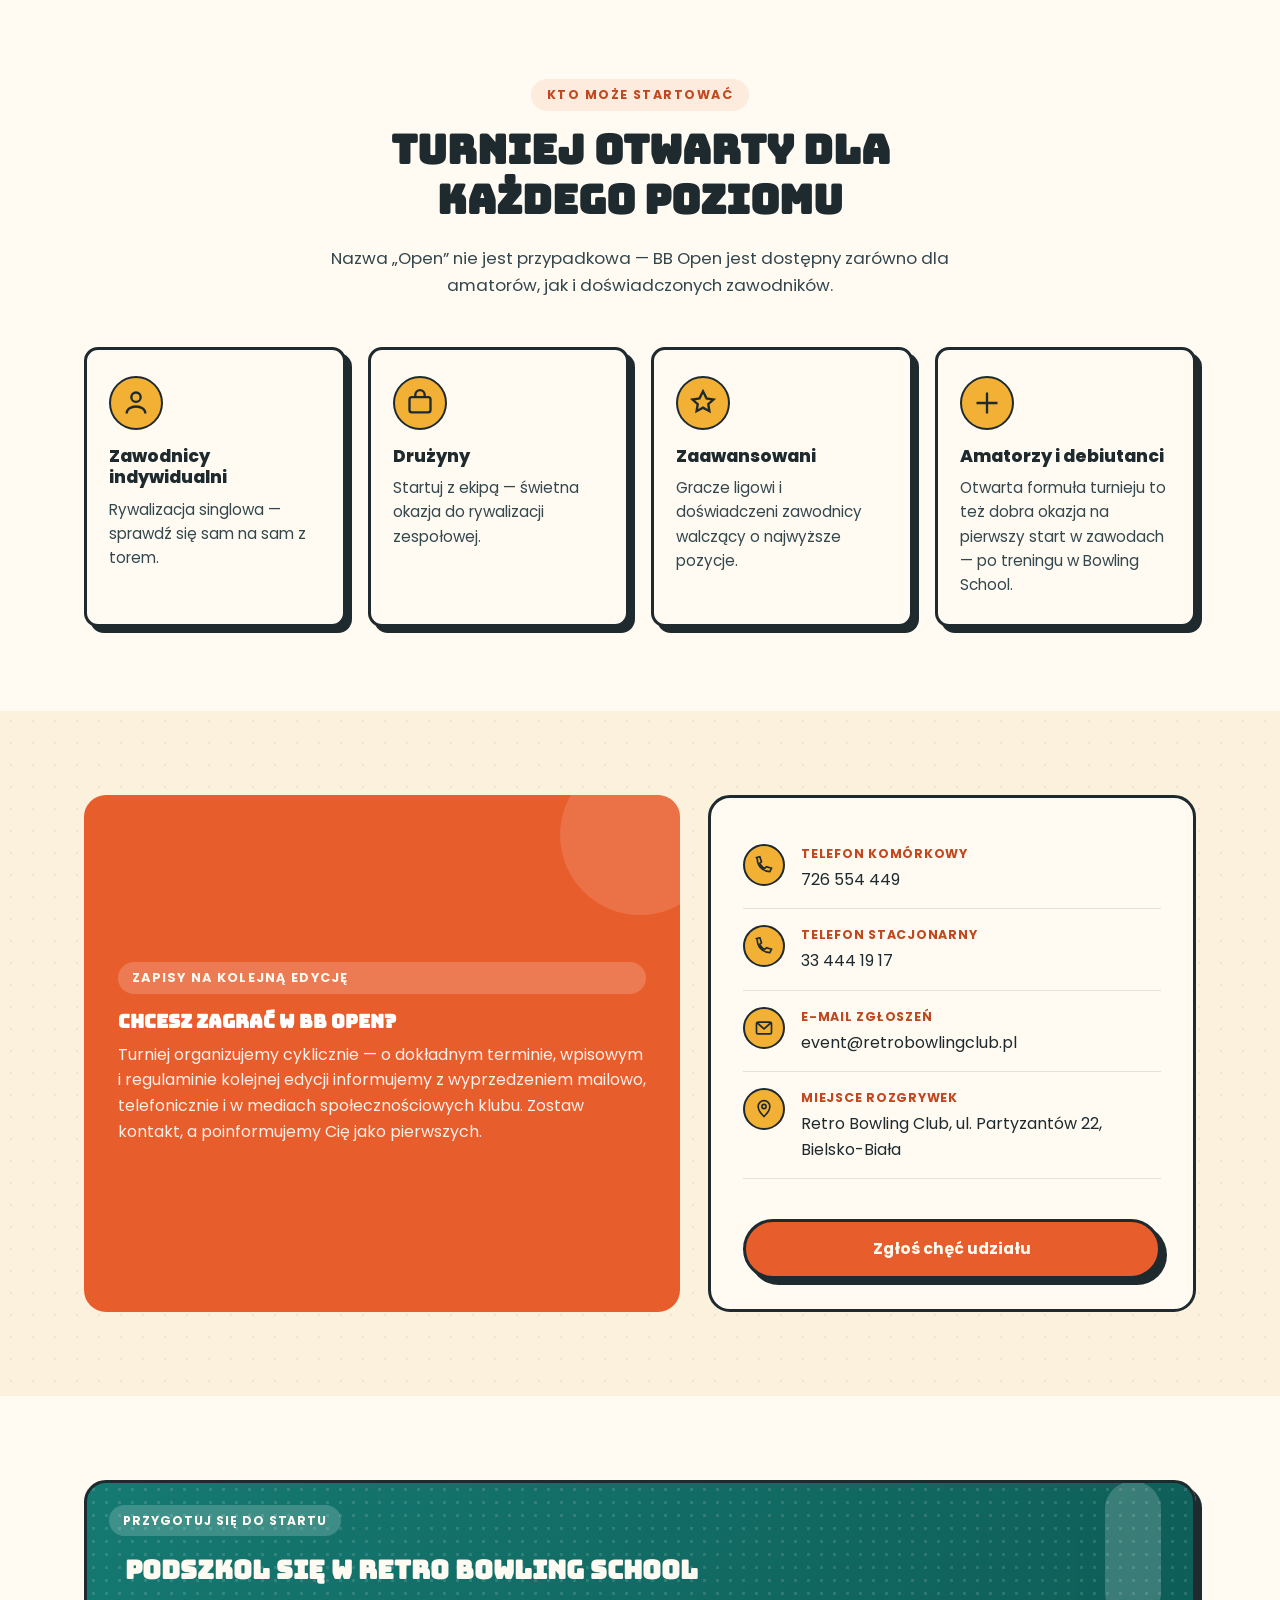
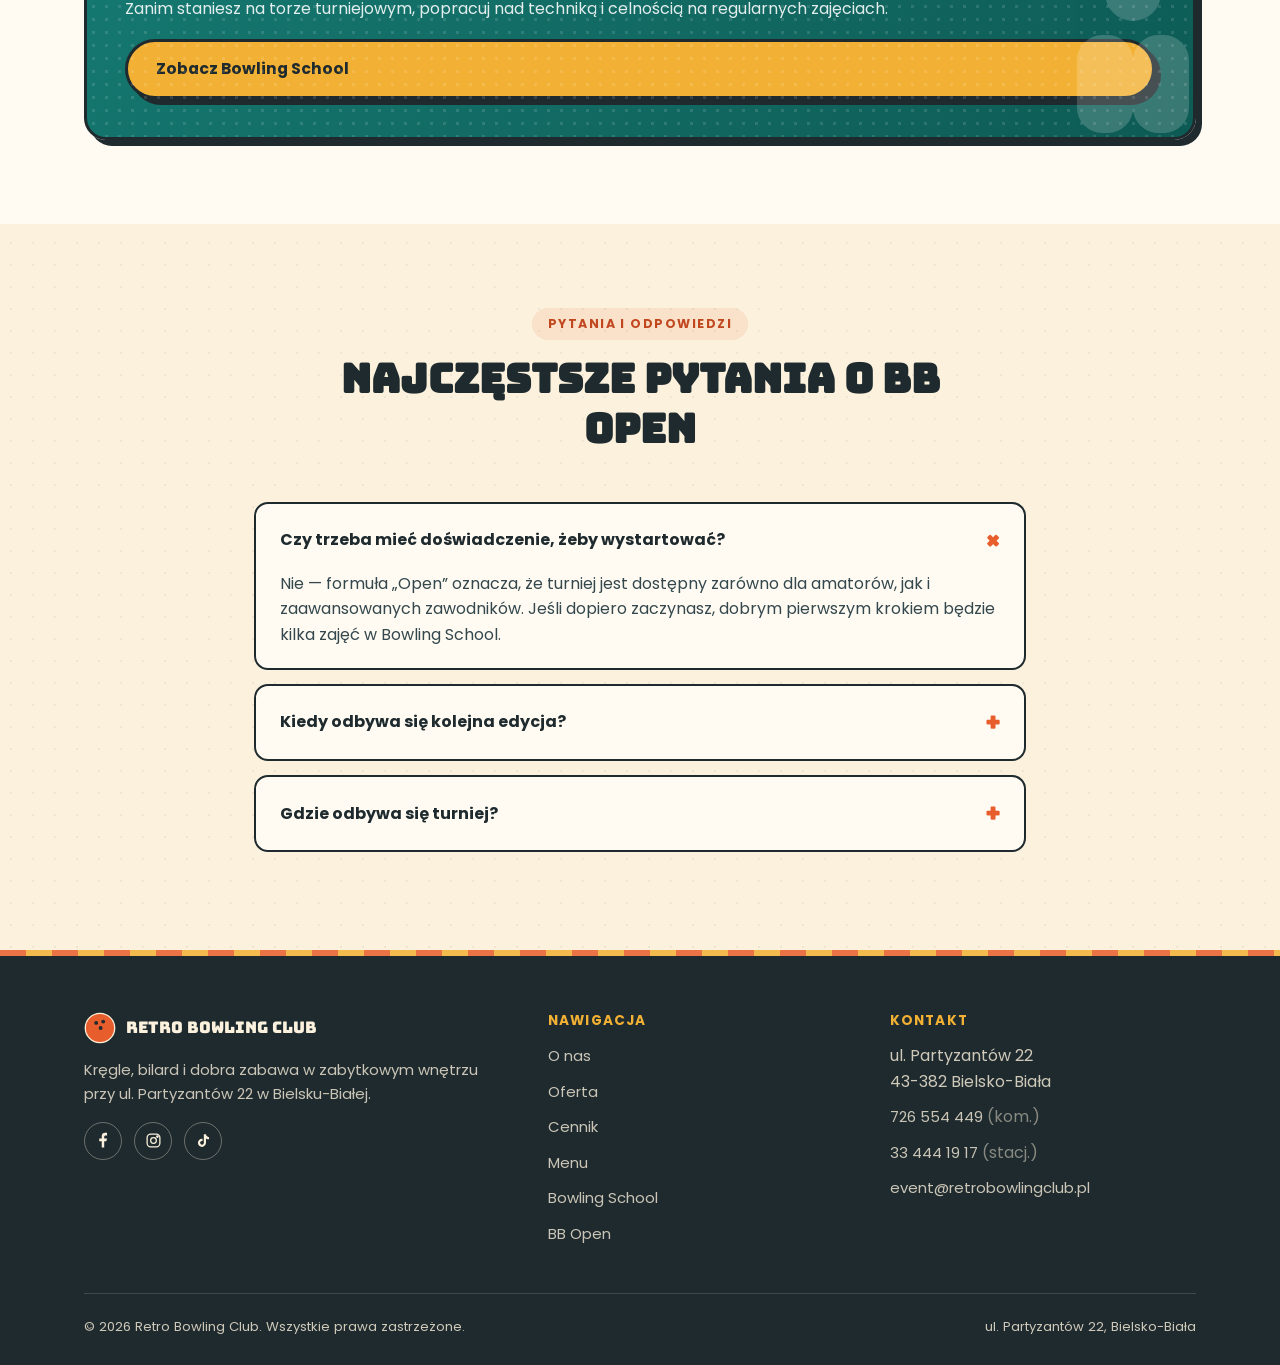
<file: bb-open.html>
<!doctype html>
<html lang="pl">
<head>
<meta charset="UTF-8">
<meta name="viewport" content="width=device-width, initial-scale=1.0">
<title>BB Open — Międzynarodowe Otwarte Mistrzostwa Bielska-Białej | Retro Bowling Club</title>
<meta name="description" content="BB Open — coroczny, międzynarodowy otwarty turniej kręglarski rozgrywany na 8 torach Retro Bowling Club w Bielsku-Białej. Sprawdź zasady i zapisz się.">
<link rel="icon" href="data:image/svg+xml,%3Csvg xmlns='http://www.w3.org/2000/svg' viewBox='0 0 100 100'%3E%3Ccircle cx='50' cy='50' r='46' fill='%23E85D2C' stroke='%231E2A2E' stroke-width='6'/%3E%3Cpath d='M50 20l6 14 15 2-11 10 3 15-13-8-13 8 3-15-11-10 15-2z' fill='%23FBF1DC'/%3E%3C/svg%3E">
<link rel="stylesheet" href="assets/css/style.css">
</head>
<body>

<header class="site-header">
  <div class="nav-wrap">
    <a class="brand" href="index.html">
      <svg class="ball" viewBox="0 0 100 100" fill="none"><circle cx="50" cy="50" r="46" fill="#E85D2C" stroke="#1E2A2E" stroke-width="6"/><circle cx="38" cy="34" r="6" fill="#1E2A2E"/><circle cx="60" cy="30" r="6" fill="#1E2A2E"/><circle cx="52" cy="50" r="6" fill="#1E2A2E"/></svg>
      <span>RETRO BOWLING CLUB<small>Bielsko-Biała</small></span>
    </a>
    <nav class="nav-links" id="navLinks">
      <a href="index.html#o-nas">O nas</a>
      <a href="index.html#oferta">Oferta</a>
      <a href="index.html#cennik">Cennik</a>
      <a href="index.html#imprezy">Imprezy</a>
      <a href="menu.html">Menu</a>
      <a href="bowling-school.html">Bowling School</a>
      <a href="bb-open.html" class="active">BB Open</a>
      <a href="index.html#kontakt">Kontakt</a>
    </nav>
    <div class="nav-cta">
      <div class="lang-switch"><a href="en/bb-open.html">EN</a><span class="sep">/</span><a href="bb-open.html" class="active">PL</a></div>
      <a class="btn btn-primary" href="tel:+48726554449"><span class="full">Zadzwoń:</span> 726 554 449</a>
      <button class="nav-toggle" id="navToggle" aria-label="Menu">
        <span></span><span></span><span></span>
      </button>
    </div>
  </div>
</header>
<div class="checker-strip"></div>

<main>

  <!-- HERO -->
  <section class="hero tournament">
    <div class="container hero-grid">
      <div>
        <div class="breadcrumb"><a href="index.html">Strona główna</a> / BB Open</div>
        <div class="eyebrow on-dark">Coroczny turniej kręglarski</div>
        <h1>BB <span class="hi">Open</span></h1>
        <p class="lead">Międzynarodowe Otwarte Mistrzostwa Bielska-Białej w kręglach. Otwarty turniej rozgrywany na 8 profesjonalnych torach Retro Bowling Club — dla amatorów, zaawansowanych i gości z Polski oraz zagranicy.</p>
        <div class="hero-facts">
          <div class="fact-pill"><svg viewBox="0 0 24 24" fill="none" stroke="#F2B134" stroke-width="2"><path d="M12 21s7-6.6 7-12a7 7 0 1 0-14 0c0 5.4 7 12 7 12Z"/><circle cx="12" cy="9" r="2.5"/></svg>Retro Bowling Club, Bielsko-Biała</div>
          <div class="fact-pill"><svg viewBox="0 0 24 24" fill="none" stroke="#F2B134" stroke-width="2"><rect x="8" y="3" width="8" height="18" rx="4"/></svg>8 torów, punktacja AMF</div>
          <div class="fact-pill"><svg viewBox="0 0 24 24" fill="none" stroke="#F2B134" stroke-width="2"><circle cx="12" cy="7" r="4"/><path d="M4 21c0-4 4-6 8-6s8 2 8 6"/></svg>Turniej otwarty</div>
        </div>
        <div class="cta-row">
          <a class="btn btn-secondary" href="mailto:event@retrobowlingclub.pl">Zgłoś udział</a>
          <a class="btn btn-ghost" href="tel:+48726554449">Zadzwoń: 726 554 449</a>
        </div>
      </div>
      <div class="hero-art">
        <svg viewBox="0 0 320 320" fill="none">
          <circle cx="160" cy="160" r="150" fill="#F2B134" opacity=".2"/>
          <path transform="translate(160,150)" d="M0-90 26-26 94-16 44 28 58 96 0 62 -58 96 -44 28 -94-16 -26-26Z" fill="#FBF1DC" stroke="#1E2A2E" stroke-width="5"/>
        </svg>
      </div>
    </div>
  </section>

  <!-- O TURNIEJU -->
  <section class="section-pad" id="o-turnieju">
    <div class="container split">
      <div>
        <div class="eyebrow">Czym jest BB Open</div>
        <h2>Kręglarskie święto w sercu Bielska-Białej</h2>
        <p>BB Open, czyli Międzynarodowe Otwarte Mistrzostwa Bielska-Białej, to cykliczny turniej kręglarski organizowany na torach Retro Bowling Club przy ul. Partyzantów 22, we współpracy z Retro Bowling School. Zawody gromadzą graczy z Polski i zagranicy — od pasjonatów grających rekreacyjnie po zawodników startujących w ligach.</p>
        <p>Turniej rozgrywany jest na 8 profesjonalnych torach z automatyczną punktacją AMF, w tym samym klimatycznym wnętrzu, w którym na co dzień można potrenować w ramach Bowling School.</p>
        <div class="stat-row">
          <div class="stat"><strong>8</strong><span>Torów turniejowych</span></div>
          <div class="stat"><strong>Co roku</strong><span>Kolejna edycja</span></div>
          <div class="stat"><strong>PL + zagranica</strong><span>Zasięg zawodników</span></div>
        </div>
      </div>
      <div class="split-art">
        <svg viewBox="0 0 400 300" fill="none">
          <rect x="0" y="0" width="400" height="300" rx="18" fill="#C0471E"/>
          <path transform="translate(200,150)" d="M0-70 20-20 74-13 34 22 45 74 0 48 -45 74 -34 22 -74-13 -20-20Z" fill="#FBF1DC" opacity=".9"/>
          <circle cx="70" cy="60" r="24" fill="#FBF1DC" opacity=".2"/>
          <circle cx="340" cy="230" r="34" fill="#FBF1DC" opacity=".2"/>
        </svg>
      </div>
    </div>
  </section>

  <!-- DLA KOGO / KATEGORIE -->
  <section class="section-pad bg-paper" id="kategorie">
    <div class="container">
      <div class="section-head">
        <div class="eyebrow">Kto może startować</div>
        <h2>Turniej otwarty dla każdego poziomu</h2>
        <p>Nazwa „Open” nie jest przypadkowa — BB Open jest dostępny zarówno dla amatorów, jak i doświadczonych zawodników.</p>
      </div>
      <div class="card-grid">
        <div class="offer-card">
          <div class="icon"><svg viewBox="0 0 24 24" fill="none" stroke="#1E2A2E" stroke-width="2"><circle cx="12" cy="7" r="4"/><path d="M4 21c0-4 4-6 8-6s8 2 8 6"/></svg></div>
          <h3>Zawodnicy indywidualni</h3>
          <p>Rywalizacja singlowa — sprawdź się sam na sam z torem.</p>
        </div>
        <div class="offer-card">
          <div class="icon"><svg viewBox="0 0 24 24" fill="none" stroke="#1E2A2E" stroke-width="2"><rect x="3" y="7" width="18" height="13" rx="2"/><path d="M8 7V5a4 4 0 0 1 8 0v2"/></svg></div>
          <h3>Drużyny</h3>
          <p>Startuj z ekipą — świetna okazja do rywalizacji zespołowej.</p>
        </div>
        <div class="offer-card">
          <div class="icon"><svg viewBox="0 0 24 24" fill="none" stroke="#1E2A2E" stroke-width="2"><path d="M12 2l3 6 6 1-4.5 4 1 6-5.5-3-5.5 3 1-6L3 9l6-1 3-6Z"/></svg></div>
          <h3>Zaawansowani</h3>
          <p>Gracze ligowi i doświadczeni zawodnicy walczący o najwyższe pozycje.</p>
        </div>
        <div class="offer-card">
          <div class="icon"><svg viewBox="0 0 24 24" fill="none" stroke="#1E2A2E" stroke-width="2"><path d="M3 12h18M12 3v18"/></svg></div>
          <h3>Amatorzy i debiutanci</h3>
          <p>Otwarta formuła turnieju to też dobra okazja na pierwszy start w zawodach — po treningu w Bowling School.</p>
        </div>
      </div>
    </div>
  </section>

  <!-- JAK DOŁĄCZYĆ -->
  <section class="section-pad" id="zapisy">
    <div class="container">
      <div class="pricing-wrap">
        <div class="price-highlight">
          <span class="tag">Zapisy na kolejną edycję</span>
          <h3 style="color:#fff;margin-bottom:8px;">Chcesz zagrać w BB Open?</h3>
          <p style="color:rgba(255,255,255,.9);margin-bottom:0;">Turniej organizujemy cyklicznie — o dokładnym terminie, wpisowym i regulaminie kolejnej edycji informujemy z wyprzedzeniem mailowo, telefonicznie i w mediach społecznościowych klubu. Zostaw kontakt, a poinformujemy Cię jako pierwszych.</p>
        </div>
        <div class="price-table">
          <div class="contact-row">
            <div class="icon"><svg viewBox="0 0 24 24" fill="none" stroke="#1E2A2E" stroke-width="2"><path d="M4 5c0 8 7 15 15 15l2-4-6-2-2 2c-3-1-5-3-6-6l2-2-2-6-4 1Z"/></svg></div>
            <div><strong>Telefon komórkowy</strong><a href="tel:+48726554449">726 554 449</a></div>
          </div>
          <div class="contact-row">
            <div class="icon"><svg viewBox="0 0 24 24" fill="none" stroke="#1E2A2E" stroke-width="2"><path d="M4 5c0 8 7 15 15 15l2-4-6-2-2 2c-3-1-5-3-6-6l2-2-2-6-4 1Z"/></svg></div>
            <div><strong>Telefon stacjonarny</strong><a href="tel:+48334441917">33 444 19 17</a></div>
          </div>
          <div class="contact-row">
            <div class="icon"><svg viewBox="0 0 24 24" fill="none" stroke="#1E2A2E" stroke-width="2"><rect x="3" y="5" width="18" height="14" rx="2"/><path d="m4 6 8 7 8-7"/></svg></div>
            <div><strong>E-mail zgłoszeń</strong><a href="mailto:event@retrobowlingclub.pl">event@retrobowlingclub.pl</a></div>
          </div>
          <div class="contact-row">
            <div class="icon"><svg viewBox="0 0 24 24" fill="none" stroke="#1E2A2E" stroke-width="2"><path d="M12 21s7-6.6 7-12a7 7 0 1 0-14 0c0 5.4 7 12 7 12Z"/><circle cx="12" cy="9" r="2.5"/></svg></div>
            <div><strong>Miejsce rozgrywek</strong>Retro Bowling Club, ul. Partyzantów 22, Bielsko-Biała</div>
          </div>
          <a class="btn btn-primary btn-block mt-lg" href="mailto:event@retrobowlingclub.pl">Zgłoś chęć udziału</a>
        </div>
      </div>
    </div>
  </section>

  <!-- PRZYGOTUJ SIĘ - LINK DO SZKOLY -->
  <section class="section-pad bg-paper" id="powiazane">
    <div class="container">
      <div class="cross-grid" style="grid-template-columns: 1fr;">
        <a class="cross-card school" href="bowling-school.html">
          <span class="badge">Przygotuj się do startu</span>
          <svg class="pins" viewBox="0 0 100 200" fill="#fff"><rect x="30" y="10" width="40" height="100" rx="20"/><rect x="10" y="120" width="40" height="70" rx="18"/><rect x="50" y="120" width="40" height="70" rx="18"/></svg>
          <h3>Podszkol się w Retro Bowling School</h3>
          <p>Zanim staniesz na torze turniejowym, popracuj nad techniką i celnością na regularnych zajęciach.</p>
          <span class="btn btn-secondary">Zobacz Bowling School</span>
        </a>
      </div>
    </div>
  </section>

  <!-- FAQ -->
  <section class="section-pad" id="faq">
    <div class="container" style="max-width:820px;">
      <div class="section-head">
        <div class="eyebrow">Pytania i odpowiedzi</div>
        <h2>Najczęstsze pytania o BB Open</h2>
      </div>
      <details class="faq-item" open>
        <summary>Czy trzeba mieć doświadczenie, żeby wystartować?</summary>
        <p>Nie — formuła „Open” oznacza, że turniej jest dostępny zarówno dla amatorów, jak i zaawansowanych zawodników. Jeśli dopiero zaczynasz, dobrym pierwszym krokiem będzie kilka zajęć w <a href="bowling-school.html">Bowling School</a>.</p>
      </details>
      <details class="faq-item">
        <summary>Kiedy odbywa się kolejna edycja?</summary>
        <p>BB Open organizowany jest cyklicznie, raz w roku. Aktualny termin, wpisowe i zasady zapisów ogłaszamy z wyprzedzeniem telefonicznie, mailowo oraz na naszych profilach w mediach społecznościowych — skontaktuj się, a przekażemy najświeższe informacje.</p>
      </details>
      <details class="faq-item">
        <summary>Gdzie odbywa się turniej?</summary>
        <p>Wszystkie rozgrywki toczą się na 8 profesjonalnych torach Retro Bowling Club przy ul. Partyzantów 22 w Bielsku-Białej, w zabytkowym budynku dawnej Gręplarni.</p>
      </details>
    </div>
  </section>

</main>

<div class="lane-divider"></div>

<footer class="site-footer">
  <div class="container">
    <div class="footer-grid">
      <div>
        <div class="footer-brand">
          <svg viewBox="0 0 100 100" fill="none"><circle cx="50" cy="50" r="46" fill="#E85D2C" stroke="#FBF1DC" stroke-width="4"/><circle cx="38" cy="34" r="6" fill="#1E2A2E"/><circle cx="60" cy="30" r="6" fill="#1E2A2E"/><circle cx="52" cy="50" r="6" fill="#1E2A2E"/></svg>
          RETRO BOWLING CLUB
        </div>
        <p>Kręgle, bilard i dobra zabawa w zabytkowym wnętrzu przy ul. Partyzantów 22 w Bielsku-Białej.</p>
        <div class="social-row">
          <a href="https://www.facebook.com/RetroBowlingClub/" target="_blank" rel="noopener" aria-label="Facebook"><svg viewBox="0 0 24 24" fill="#FBF1DC"><path d="M13 22v-9h3l1-4h-4V7c0-1.1.6-2 2.2-2H17V1.2S15.6 1 14.2 1C11.3 1 9.5 2.7 9.5 5.6V9H6v4h3.5v9h3.5Z"/></svg></a>
          <a href="https://www.instagram.com/retrobowlingclub/" target="_blank" rel="noopener" aria-label="Instagram"><svg viewBox="0 0 24 24" fill="none" stroke="#FBF1DC" stroke-width="1.8"><rect x="3" y="3" width="18" height="18" rx="5"/><circle cx="12" cy="12" r="4"/><circle cx="17.5" cy="6.5" r="1"/></svg></a>
          <a href="https://www.tiktok.com/@retrobowling6" target="_blank" rel="noopener" aria-label="TikTok"><svg viewBox="0 0 24 24" fill="#FBF1DC"><path d="M16.6 5.82s.51.5 0 0A4.278 4.278 0 0 1 15.54 3h-3.09v12.4a2.592 2.592 0 0 1-2.59 2.5c-1.42 0-2.6-1.16-2.6-2.6 0-1.72 1.66-3.01 3.37-2.48V9.66c-3.45-.46-6.47 2.22-6.47 5.64 0 3.33 2.76 5.7 5.69 5.7 3.14 0 5.69-2.55 5.69-5.7V9.01a7.35 7.35 0 0 0 4.3 1.38V7.3s-1.88.09-3.24-1.48Z"/></svg></a>
        </div>
      </div>
      <div>
        <h4>Nawigacja</h4>
        <ul>
          <li><a href="index.html#o-nas">O nas</a></li>
          <li><a href="index.html#oferta">Oferta</a></li>
          <li><a href="index.html#cennik">Cennik</a></li>
          <li><a href="menu.html">Menu</a></li>
          <li><a href="bowling-school.html">Bowling School</a></li>
          <li><a href="bb-open.html">BB Open</a></li>
        </ul>
      </div>
      <div>
        <h4>Kontakt</h4>
        <ul>
          <li>ul. Partyzantów 22<br>43-382 Bielsko-Biała</li>
          <li><a href="tel:+48726554449">726 554 449</a> <span style="opacity:.6;">(kom.)</span></li>
          <li><a href="tel:+48334441917">33 444 19 17</a> <span style="opacity:.6;">(stacj.)</span></li>
          <li><a href="mailto:event@retrobowlingclub.pl">event@retrobowlingclub.pl</a></li>
        </ul>
      </div>
    </div>
    <div class="footer-bottom">
      <span>© 2026 Retro Bowling Club. Wszystkie prawa zastrzeżone.</span>
      <span>ul. Partyzantów 22, Bielsko-Biała</span>
    </div>
  </div>
</footer>

<a class="btn btn-primary sticky-call" href="tel:+48726554449">📞 Zadzwoń teraz</a>

<script src="assets/js/main.js"></script>
</body>
</html>
</file>
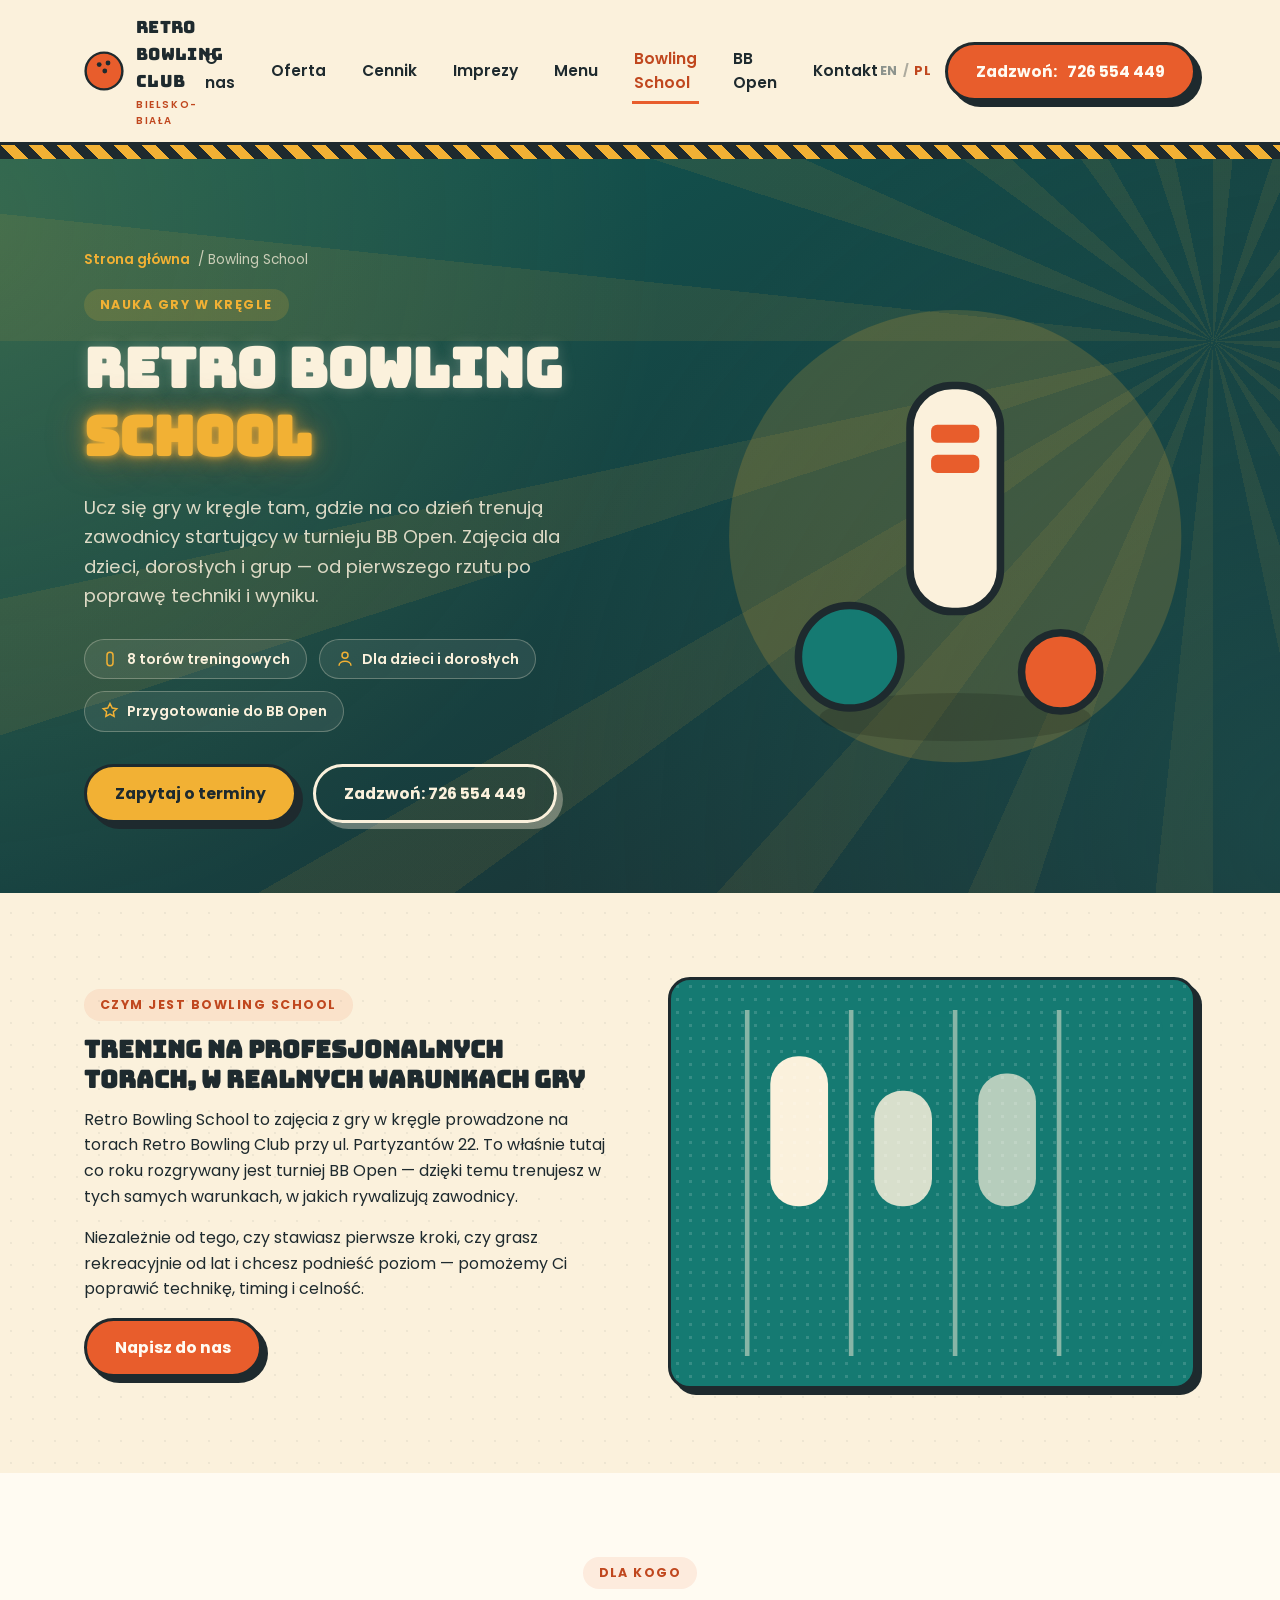
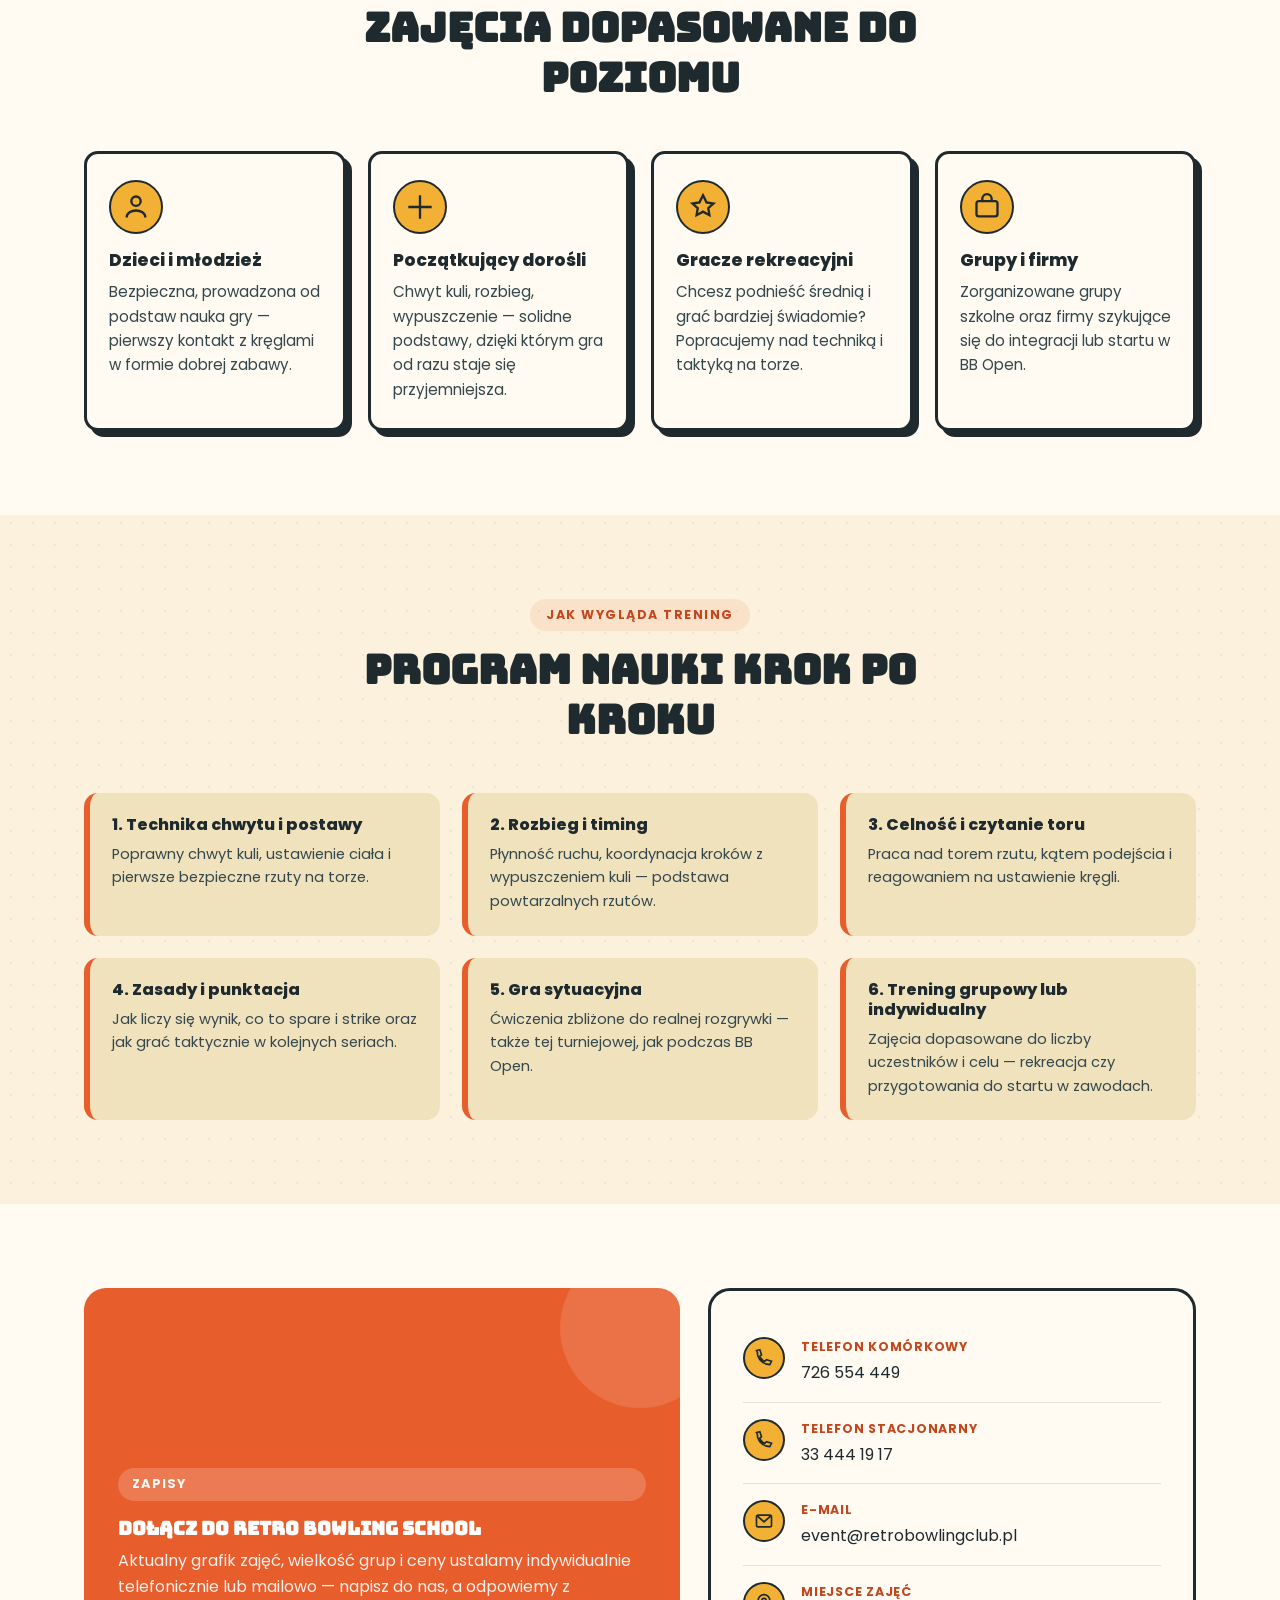
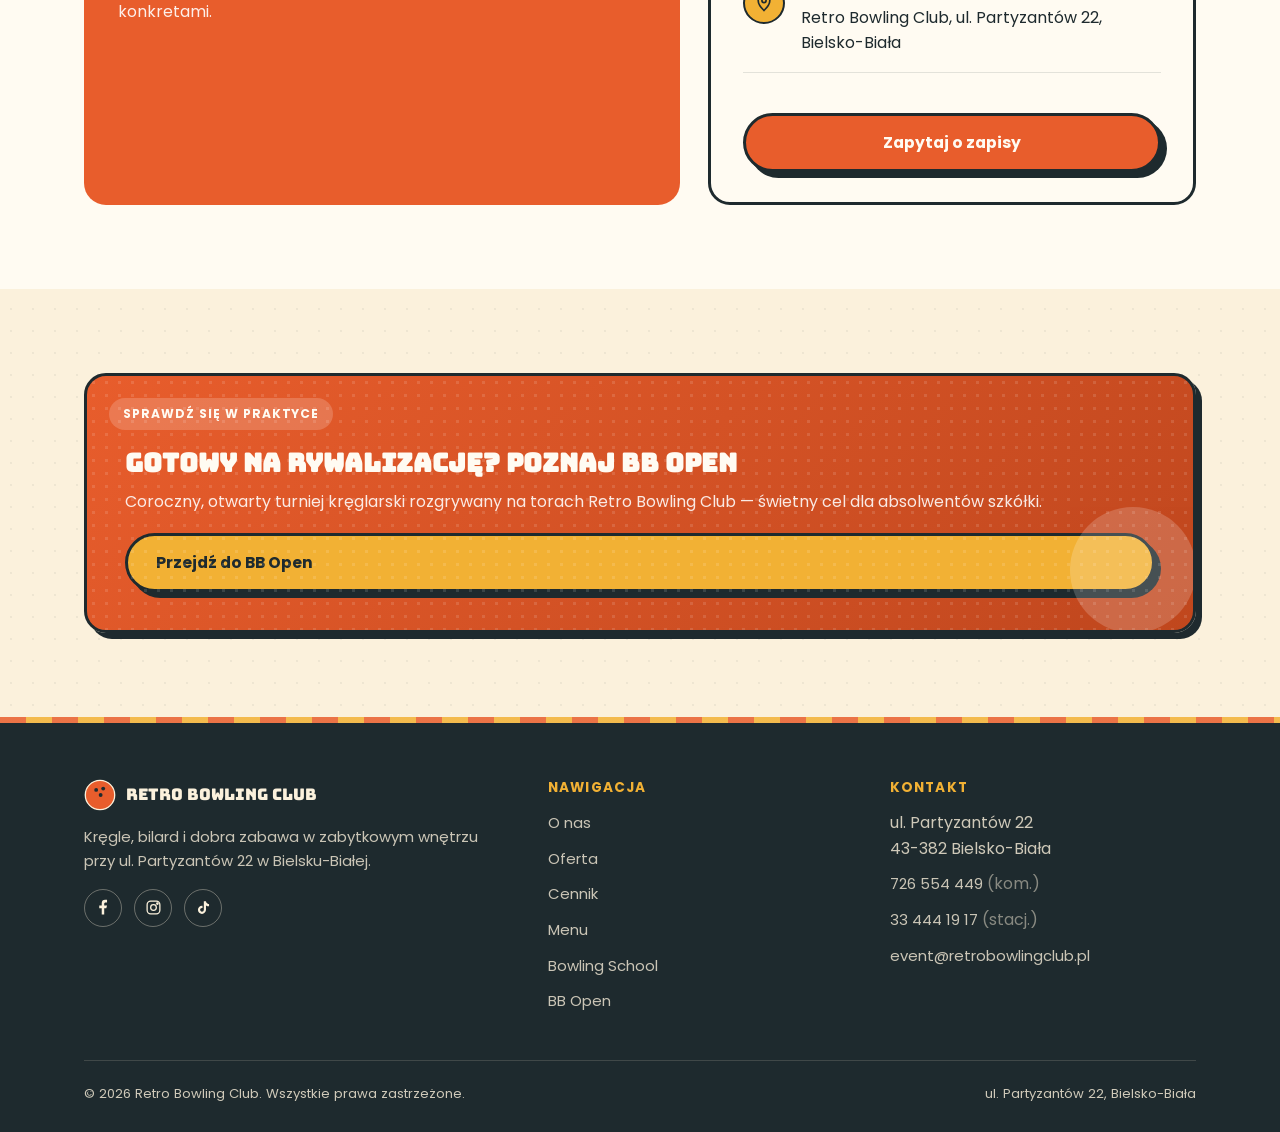
<file: bowling-school.html>
<!doctype html>
<html lang="pl">
<head>
<meta charset="UTF-8">
<meta name="viewport" content="width=device-width, initial-scale=1.0">
<title>Bowling School — nauka gry w kręgle | Retro Bowling Club</title>
<meta name="description" content="Retro Bowling School przy Retro Bowling Club w Bielsku-Białej — nauka gry w kręgle od podstaw dla dzieci i dorosłych. Technika, punktacja i regularny trening z instruktorem.">
<link rel="icon" href="data:image/svg+xml,%3Csvg xmlns='http://www.w3.org/2000/svg' viewBox='0 0 100 100'%3E%3Ccircle cx='50' cy='50' r='46' fill='%23157A72' stroke='%231E2A2E' stroke-width='6'/%3E%3Crect x='38' y='24' width='24' height='52' rx='12' fill='%23FBF1DC'/%3E%3C/svg%3E">
<link rel="stylesheet" href="assets/css/style.css">
</head>
<body>

<header class="site-header">
  <div class="nav-wrap">
    <a class="brand" href="index.html">
      <svg class="ball" viewBox="0 0 100 100" fill="none"><circle cx="50" cy="50" r="46" fill="#E85D2C" stroke="#1E2A2E" stroke-width="6"/><circle cx="38" cy="34" r="6" fill="#1E2A2E"/><circle cx="60" cy="30" r="6" fill="#1E2A2E"/><circle cx="52" cy="50" r="6" fill="#1E2A2E"/></svg>
      <span>RETRO BOWLING CLUB<small>Bielsko-Biała</small></span>
    </a>
    <nav class="nav-links" id="navLinks">
      <a href="index.html#o-nas">O nas</a>
      <a href="index.html#oferta">Oferta</a>
      <a href="index.html#cennik">Cennik</a>
      <a href="index.html#imprezy">Imprezy</a>
      <a href="menu.html">Menu</a>
      <a href="bowling-school.html" class="active">Bowling School</a>
      <a href="bb-open.html">BB Open</a>
      <a href="index.html#kontakt">Kontakt</a>
    </nav>
    <div class="nav-cta">
      <div class="lang-switch"><a href="en/bowling-school.html">EN</a><span class="sep">/</span><a href="bowling-school.html" class="active">PL</a></div>
      <a class="btn btn-primary" href="tel:+48726554449"><span class="full">Zadzwoń:</span> 726 554 449</a>
      <button class="nav-toggle" id="navToggle" aria-label="Menu">
        <span></span><span></span><span></span>
      </button>
    </div>
  </div>
</header>
<div class="checker-strip"></div>

<main>

  <!-- HERO -->
  <section class="hero school">
    <div class="container hero-grid">
      <div>
        <div class="breadcrumb"><a href="index.html">Strona główna</a> / Bowling School</div>
        <div class="eyebrow on-dark">Nauka gry w kręgle</div>
        <h1>Retro Bowling <span class="hi">School</span></h1>
        <p class="lead">Ucz się gry w kręgle tam, gdzie na co dzień trenują zawodnicy startujący w turnieju BB Open. Zajęcia dla dzieci, dorosłych i grup — od pierwszego rzutu po poprawę techniki i wyniku.</p>
        <div class="hero-facts">
          <div class="fact-pill"><svg viewBox="0 0 24 24" fill="none" stroke="#F2B134" stroke-width="2"><rect x="8" y="3" width="8" height="18" rx="4"/></svg>8 torów treningowych</div>
          <div class="fact-pill"><svg viewBox="0 0 24 24" fill="none" stroke="#F2B134" stroke-width="2"><circle cx="12" cy="7" r="4"/><path d="M4 21c0-4 4-6 8-6s8 2 8 6"/></svg>Dla dzieci i dorosłych</div>
          <div class="fact-pill"><svg viewBox="0 0 24 24" fill="none" stroke="#F2B134" stroke-width="2"><path d="M12 2l3 6 6 1-4.5 4 1 6-5.5-3-5.5 3 1-6L3 9l6-1 3-6Z"/></svg>Przygotowanie do BB Open</div>
        </div>
        <div class="cta-row">
          <a class="btn btn-secondary" href="mailto:event@retrobowlingclub.pl">Zapytaj o terminy</a>
          <a class="btn btn-ghost" href="tel:+48726554449">Zadzwoń: 726 554 449</a>
        </div>
      </div>
      <div class="hero-art">
        <svg viewBox="0 0 320 320" fill="none">
          <circle cx="160" cy="160" r="150" fill="#F2B134" opacity=".18"/>
          <g transform="translate(60,40)">
            <ellipse cx="100" cy="240" rx="90" ry="16" fill="#000" opacity=".15"/>
            <rect x="70" y="20" width="60" height="150" rx="28" fill="#FBF1DC" stroke="#1E2A2E" stroke-width="5"/>
            <rect x="84" y="46" width="32" height="12" rx="4" fill="#E85D2C"/>
            <rect x="84" y="66" width="32" height="12" rx="4" fill="#E85D2C"/>
            <circle cx="30" cy="200" r="34" fill="#157A72" stroke="#1E2A2E" stroke-width="5"/>
            <circle cx="170" cy="210" r="26" fill="#E85D2C" stroke="#1E2A2E" stroke-width="5"/>
          </g>
        </svg>
      </div>
    </div>
  </section>

  <!-- O SZKÓŁCE -->
  <section class="section-pad" id="o-szkolce">
    <div class="container split">
      <div>
        <div class="eyebrow">Czym jest Bowling School</div>
        <h2>Trening na profesjonalnych torach, w realnych warunkach gry</h2>
        <p>Retro Bowling School to zajęcia z gry w kręgle prowadzone na torach Retro Bowling Club przy ul. Partyzantów 22. To właśnie tutaj co roku rozgrywany jest turniej <a href="bb-open.html">BB Open</a> — dzięki temu trenujesz w tych samych warunkach, w jakich rywalizują zawodnicy.</p>
        <p>Niezależnie od tego, czy stawiasz pierwsze kroki, czy grasz rekreacyjnie od lat i chcesz podnieść poziom — pomożemy Ci poprawić technikę, timing i celność.</p>
        <div class="cta-row">
          <a class="btn btn-primary" href="mailto:event@retrobowlingclub.pl">Napisz do nas</a>
        </div>
      </div>
      <div class="split-art">
        <svg viewBox="0 0 400 300" fill="none">
          <rect x="0" y="0" width="400" height="300" rx="18" fill="#157A72"/>
          <g stroke="#FBF1DC" stroke-width="4" opacity=".5">
            <line x1="40" y1="0" x2="40" y2="300"/>
            <line x1="130" y1="0" x2="130" y2="300"/>
            <line x1="220" y1="0" x2="220" y2="300"/>
            <line x1="310" y1="0" x2="310" y2="300"/>
          </g>
          <rect x="60" y="40" width="50" height="130" rx="24" fill="#FBF1DC"/>
          <rect x="150" y="70" width="50" height="100" rx="24" fill="#FBF1DC" opacity=".85"/>
          <rect x="240" y="55" width="50" height="115" rx="24" fill="#FBF1DC" opacity=".7"/>
        </svg>
      </div>
    </div>
  </section>

  <!-- DLA KOGO -->
  <section class="section-pad bg-paper" id="dla-kogo">
    <div class="container">
      <div class="section-head">
        <div class="eyebrow">Dla kogo</div>
        <h2>Zajęcia dopasowane do poziomu</h2>
      </div>
      <div class="card-grid">
        <div class="offer-card">
          <div class="icon"><svg viewBox="0 0 24 24" fill="none" stroke="#1E2A2E" stroke-width="2"><circle cx="12" cy="7" r="4"/><path d="M4 21c0-4 4-6 8-6s8 2 8 6"/></svg></div>
          <h3>Dzieci i młodzież</h3>
          <p>Bezpieczna, prowadzona od podstaw nauka gry — pierwszy kontakt z kręglami w formie dobrej zabawy.</p>
        </div>
        <div class="offer-card">
          <div class="icon"><svg viewBox="0 0 24 24" fill="none" stroke="#1E2A2E" stroke-width="2"><path d="M12 2v20M2 12h20"/></svg></div>
          <h3>Początkujący dorośli</h3>
          <p>Chwyt kuli, rozbieg, wypuszczenie — solidne podstawy, dzięki którym gra od razu staje się przyjemniejsza.</p>
        </div>
        <div class="offer-card">
          <div class="icon"><svg viewBox="0 0 24 24" fill="none" stroke="#1E2A2E" stroke-width="2"><path d="M12 2l3 6 6 1-4.5 4 1 6-5.5-3-5.5 3 1-6L3 9l6-1 3-6Z"/></svg></div>
          <h3>Gracze rekreacyjni</h3>
          <p>Chcesz podnieść średnią i grać bardziej świadomie? Popracujemy nad techniką i taktyką na torze.</p>
        </div>
        <div class="offer-card">
          <div class="icon"><svg viewBox="0 0 24 24" fill="none" stroke="#1E2A2E" stroke-width="2"><rect x="3" y="7" width="18" height="13" rx="2"/><path d="M8 7V5a4 4 0 0 1 8 0v2"/></svg></div>
          <h3>Grupy i firmy</h3>
          <p>Zorganizowane grupy szkolne oraz firmy szykujące się do integracji lub startu w BB Open.</p>
        </div>
      </div>
    </div>
  </section>

  <!-- PROGRAM -->
  <section class="section-pad" id="program">
    <div class="container">
      <div class="section-head">
        <div class="eyebrow">Jak wygląda trening</div>
        <h2>Program nauki krok po kroku</h2>
      </div>
      <div class="event-grid">
        <div class="event-card"><h4>1. Technika chwytu i postawy</h4><p>Poprawny chwyt kuli, ustawienie ciała i pierwsze bezpieczne rzuty na torze.</p></div>
        <div class="event-card"><h4>2. Rozbieg i timing</h4><p>Płynność ruchu, koordynacja kroków z wypuszczeniem kuli — podstawa powtarzalnych rzutów.</p></div>
        <div class="event-card"><h4>3. Celność i czytanie toru</h4><p>Praca nad torem rzutu, kątem podejścia i reagowaniem na ustawienie kręgli.</p></div>
        <div class="event-card"><h4>4. Zasady i punktacja</h4><p>Jak liczy się wynik, co to spare i strike oraz jak grać taktycznie w kolejnych seriach.</p></div>
        <div class="event-card"><h4>5. Gra sytuacyjna</h4><p>Ćwiczenia zbliżone do realnej rozgrywki — także tej turniejowej, jak podczas BB Open.</p></div>
        <div class="event-card"><h4>6. Trening grupowy lub indywidualny</h4><p>Zajęcia dopasowane do liczby uczestników i celu — rekreacja czy przygotowania do startu w zawodach.</p></div>
      </div>
    </div>
  </section>

  <!-- CTA ZAPISY -->
  <section class="section-pad bg-paper" id="zapisy">
    <div class="container">
      <div class="pricing-wrap">
        <div class="price-highlight">
          <span class="tag">Zapisy</span>
          <h3 style="color:#fff;margin-bottom:8px;">Dołącz do Retro Bowling School</h3>
          <p style="color:rgba(255,255,255,.9);margin-bottom:0;">Aktualny grafik zajęć, wielkość grup i ceny ustalamy indywidualnie telefonicznie lub mailowo — napisz do nas, a odpowiemy z konkretami.</p>
        </div>
        <div class="price-table">
          <div class="contact-row">
            <div class="icon"><svg viewBox="0 0 24 24" fill="none" stroke="#1E2A2E" stroke-width="2"><path d="M4 5c0 8 7 15 15 15l2-4-6-2-2 2c-3-1-5-3-6-6l2-2-2-6-4 1Z"/></svg></div>
            <div><strong>Telefon komórkowy</strong><a href="tel:+48726554449">726 554 449</a></div>
          </div>
          <div class="contact-row">
            <div class="icon"><svg viewBox="0 0 24 24" fill="none" stroke="#1E2A2E" stroke-width="2"><path d="M4 5c0 8 7 15 15 15l2-4-6-2-2 2c-3-1-5-3-6-6l2-2-2-6-4 1Z"/></svg></div>
            <div><strong>Telefon stacjonarny</strong><a href="tel:+48334441917">33 444 19 17</a></div>
          </div>
          <div class="contact-row">
            <div class="icon"><svg viewBox="0 0 24 24" fill="none" stroke="#1E2A2E" stroke-width="2"><rect x="3" y="5" width="18" height="14" rx="2"/><path d="m4 6 8 7 8-7"/></svg></div>
            <div><strong>E-mail</strong><a href="mailto:event@retrobowlingclub.pl">event@retrobowlingclub.pl</a></div>
          </div>
          <div class="contact-row">
            <div class="icon"><svg viewBox="0 0 24 24" fill="none" stroke="#1E2A2E" stroke-width="2"><path d="M12 21s7-6.6 7-12a7 7 0 1 0-14 0c0 5.4 7 12 7 12Z"/><circle cx="12" cy="9" r="2.5"/></svg></div>
            <div><strong>Miejsce zajęć</strong>Retro Bowling Club, ul. Partyzantów 22, Bielsko-Biała</div>
          </div>
          <a class="btn btn-primary btn-block mt-lg" href="mailto:event@retrobowlingclub.pl">Zapytaj o zapisy</a>
        </div>
      </div>
    </div>
  </section>

  <!-- LINK DO BB OPEN -->
  <section class="section-pad" id="powiazane">
    <div class="container">
      <div class="cross-grid" style="grid-template-columns: 1fr;">
        <a class="cross-card tournament" href="bb-open.html">
          <span class="badge">Sprawdź się w praktyce</span>
          <svg class="pins" viewBox="0 0 100 100" fill="#fff"><circle cx="50" cy="50" r="45"/></svg>
          <h3>Gotowy na rywalizację? Poznaj BB Open</h3>
          <p>Coroczny, otwarty turniej kręglarski rozgrywany na torach Retro Bowling Club — świetny cel dla absolwentów szkółki.</p>
          <span class="btn btn-secondary">Przejdź do BB Open</span>
        </a>
      </div>
    </div>
  </section>

</main>

<div class="lane-divider"></div>

<footer class="site-footer">
  <div class="container">
    <div class="footer-grid">
      <div>
        <div class="footer-brand">
          <svg viewBox="0 0 100 100" fill="none"><circle cx="50" cy="50" r="46" fill="#E85D2C" stroke="#FBF1DC" stroke-width="4"/><circle cx="38" cy="34" r="6" fill="#1E2A2E"/><circle cx="60" cy="30" r="6" fill="#1E2A2E"/><circle cx="52" cy="50" r="6" fill="#1E2A2E"/></svg>
          RETRO BOWLING CLUB
        </div>
        <p>Kręgle, bilard i dobra zabawa w zabytkowym wnętrzu przy ul. Partyzantów 22 w Bielsku-Białej.</p>
        <div class="social-row">
          <a href="https://www.facebook.com/RetroBowlingClub/" target="_blank" rel="noopener" aria-label="Facebook"><svg viewBox="0 0 24 24" fill="#FBF1DC"><path d="M13 22v-9h3l1-4h-4V7c0-1.1.6-2 2.2-2H17V1.2S15.6 1 14.2 1C11.3 1 9.5 2.7 9.5 5.6V9H6v4h3.5v9h3.5Z"/></svg></a>
          <a href="https://www.instagram.com/retrobowlingclub/" target="_blank" rel="noopener" aria-label="Instagram"><svg viewBox="0 0 24 24" fill="none" stroke="#FBF1DC" stroke-width="1.8"><rect x="3" y="3" width="18" height="18" rx="5"/><circle cx="12" cy="12" r="4"/><circle cx="17.5" cy="6.5" r="1"/></svg></a>
          <a href="https://www.tiktok.com/@retrobowling6" target="_blank" rel="noopener" aria-label="TikTok"><svg viewBox="0 0 24 24" fill="#FBF1DC"><path d="M16.6 5.82s.51.5 0 0A4.278 4.278 0 0 1 15.54 3h-3.09v12.4a2.592 2.592 0 0 1-2.59 2.5c-1.42 0-2.6-1.16-2.6-2.6 0-1.72 1.66-3.01 3.37-2.48V9.66c-3.45-.46-6.47 2.22-6.47 5.64 0 3.33 2.76 5.7 5.69 5.7 3.14 0 5.69-2.55 5.69-5.7V9.01a7.35 7.35 0 0 0 4.3 1.38V7.3s-1.88.09-3.24-1.48Z"/></svg></a>
        </div>
      </div>
      <div>
        <h4>Nawigacja</h4>
        <ul>
          <li><a href="index.html#o-nas">O nas</a></li>
          <li><a href="index.html#oferta">Oferta</a></li>
          <li><a href="index.html#cennik">Cennik</a></li>
          <li><a href="menu.html">Menu</a></li>
          <li><a href="bowling-school.html">Bowling School</a></li>
          <li><a href="bb-open.html">BB Open</a></li>
        </ul>
      </div>
      <div>
        <h4>Kontakt</h4>
        <ul>
          <li>ul. Partyzantów 22<br>43-382 Bielsko-Biała</li>
          <li><a href="tel:+48726554449">726 554 449</a> <span style="opacity:.6;">(kom.)</span></li>
          <li><a href="tel:+48334441917">33 444 19 17</a> <span style="opacity:.6;">(stacj.)</span></li>
          <li><a href="mailto:event@retrobowlingclub.pl">event@retrobowlingclub.pl</a></li>
        </ul>
      </div>
    </div>
    <div class="footer-bottom">
      <span>© 2026 Retro Bowling Club. Wszystkie prawa zastrzeżone.</span>
      <span>ul. Partyzantów 22, Bielsko-Biała</span>
    </div>
  </div>
</footer>

<a class="btn btn-primary sticky-call" href="tel:+48726554449">📞 Zadzwoń teraz</a>

<script src="assets/js/main.js"></script>
</body>
</html>
</file>
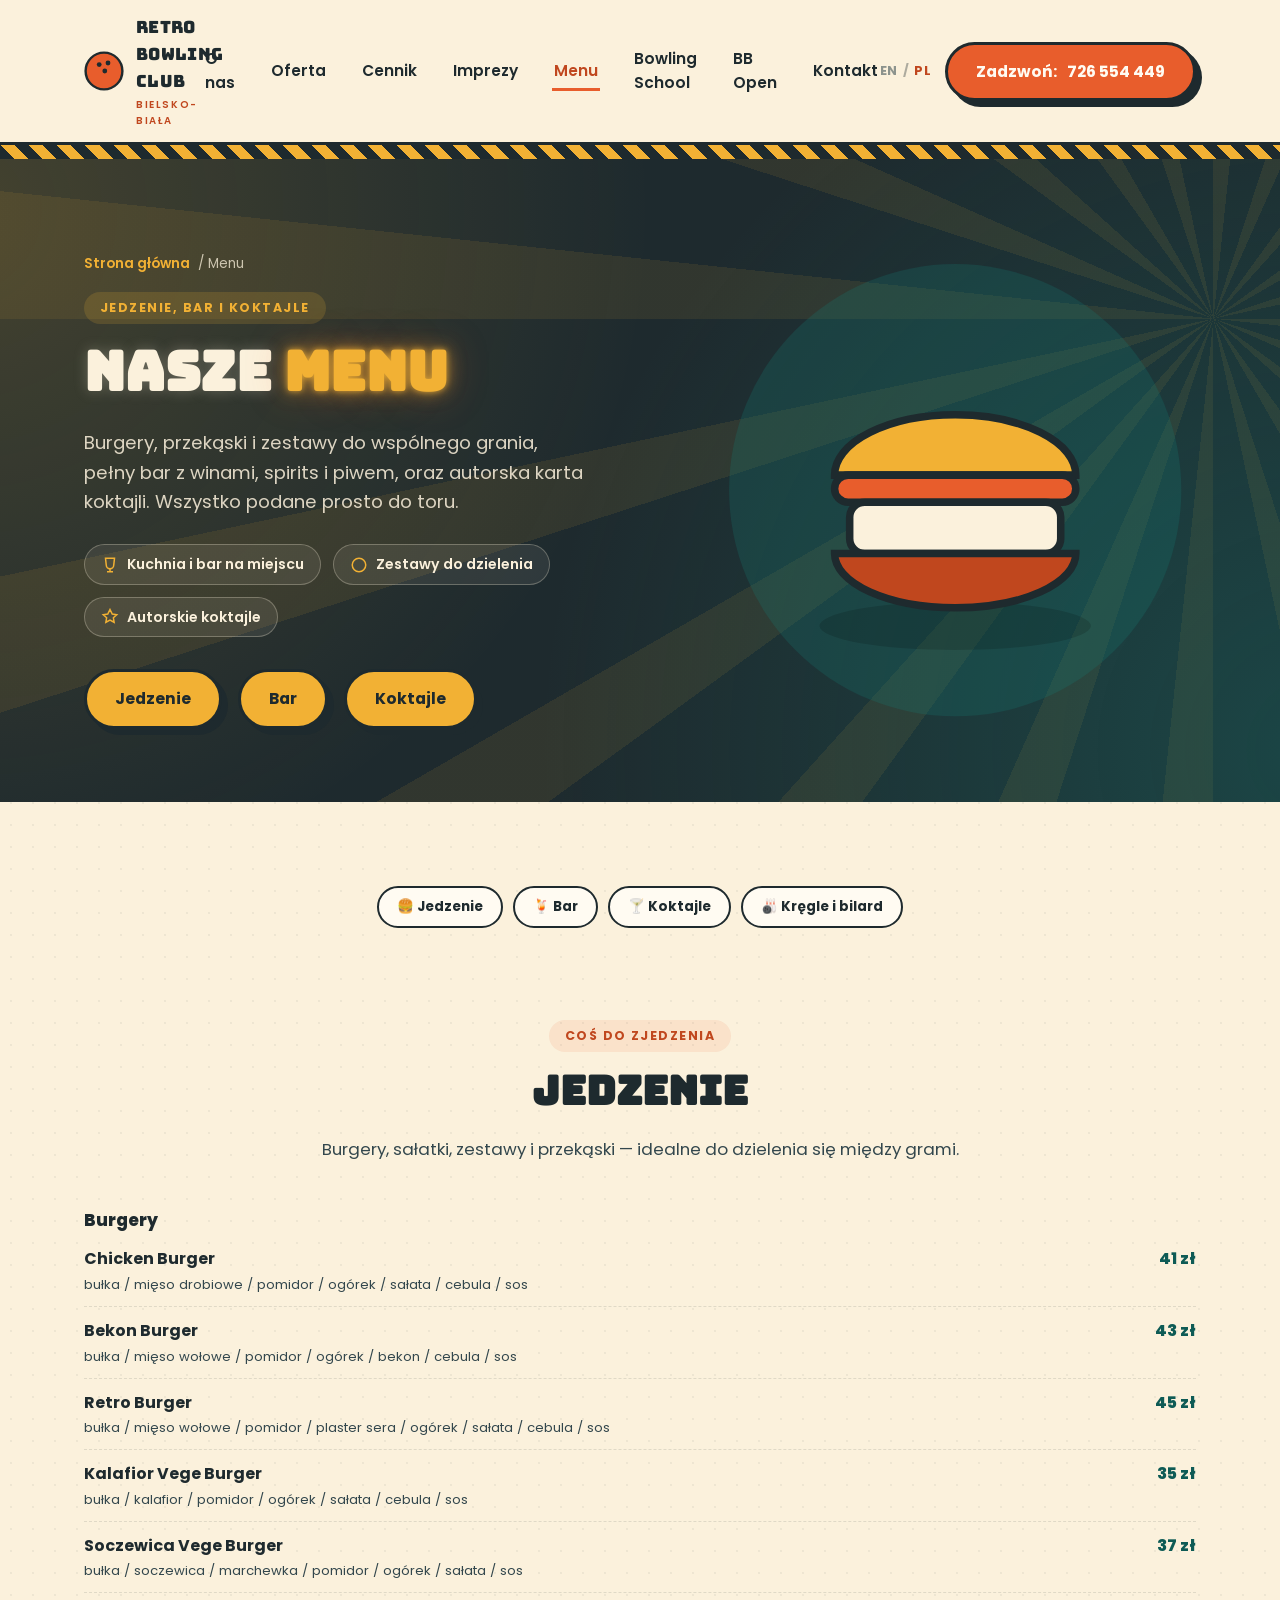
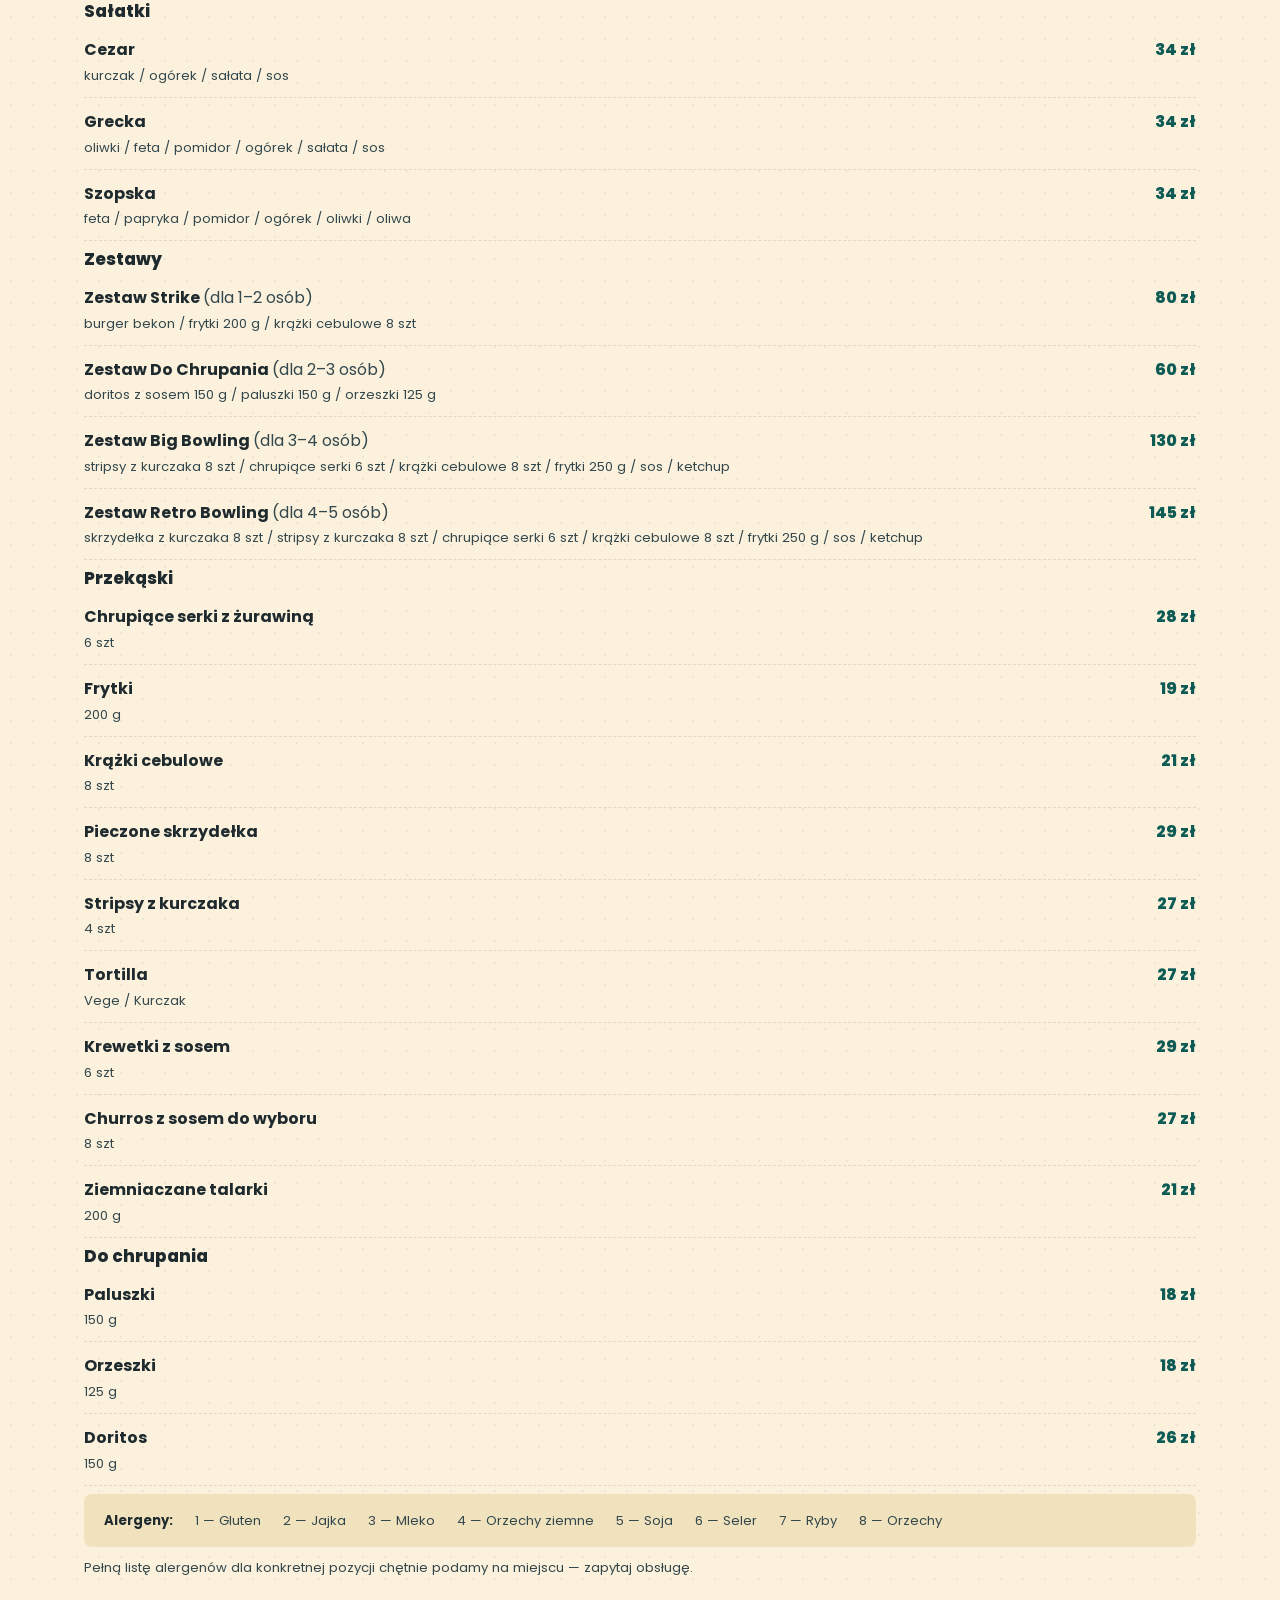
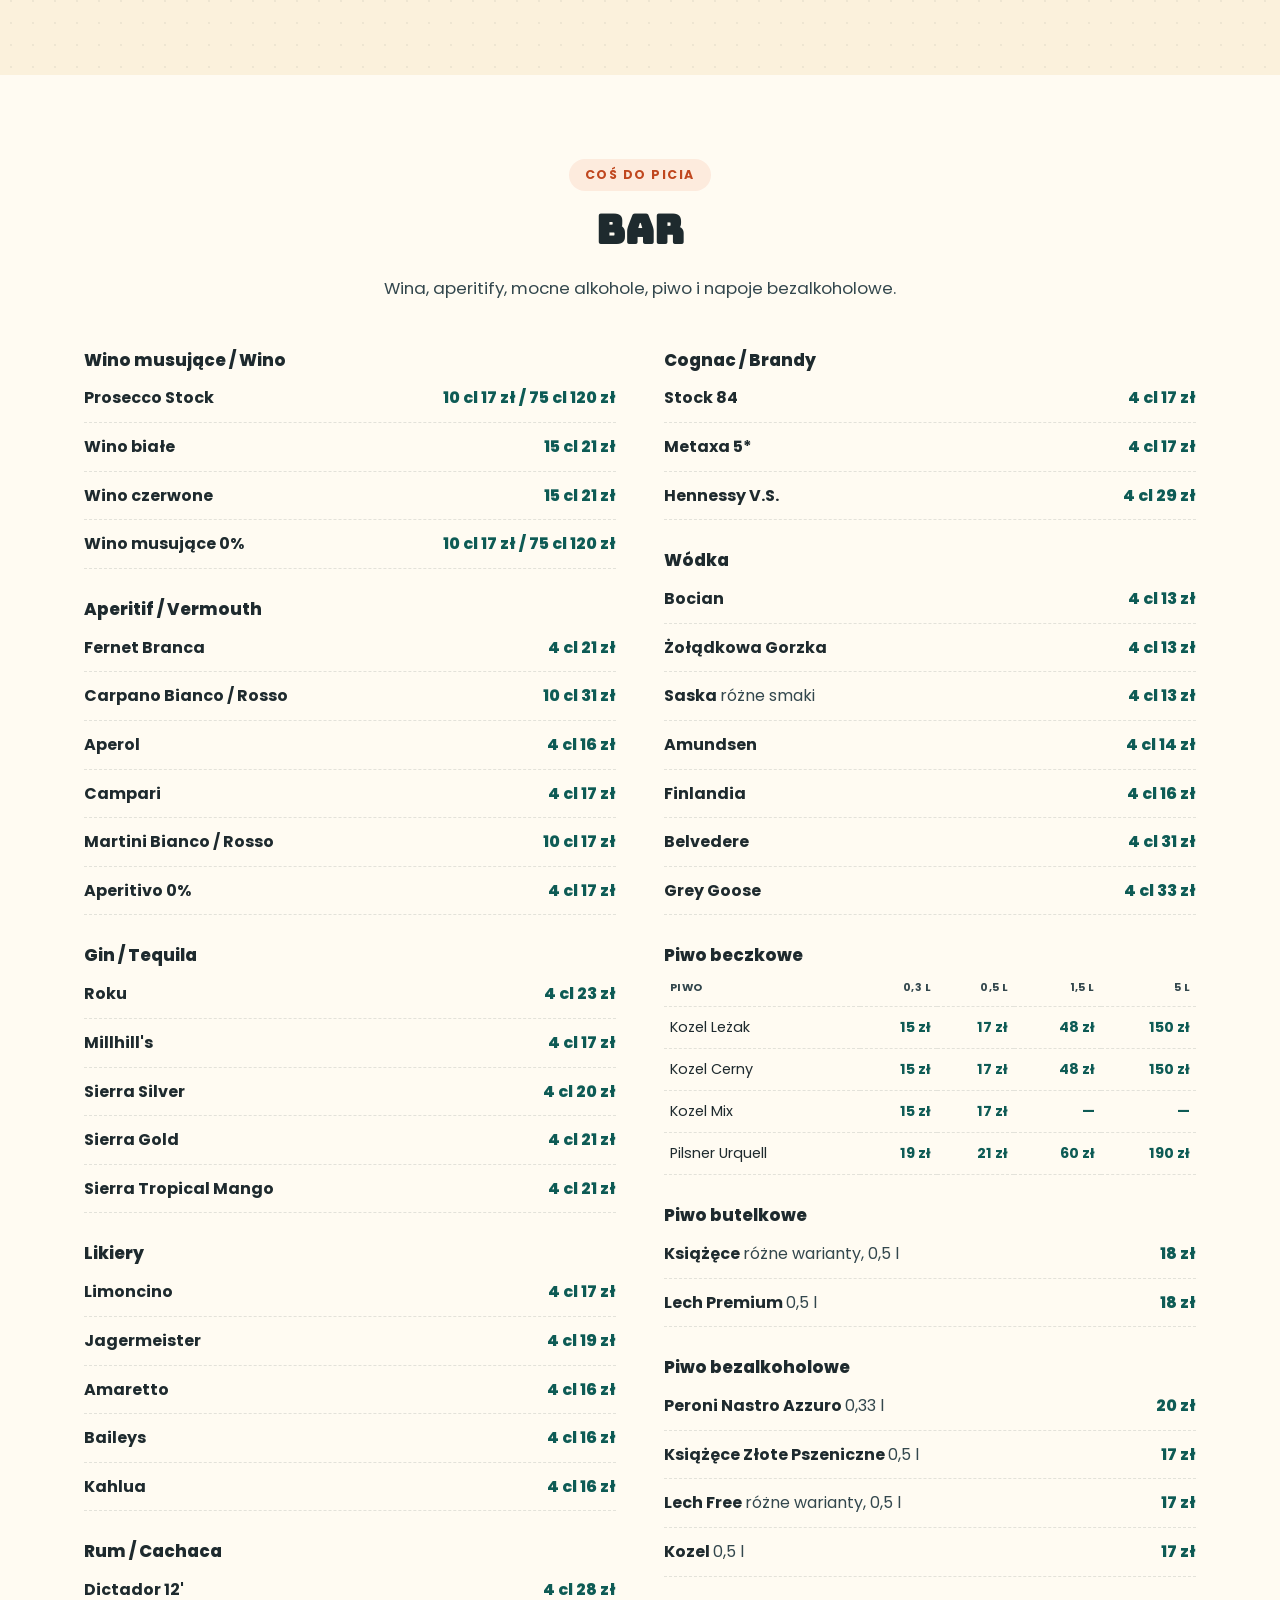
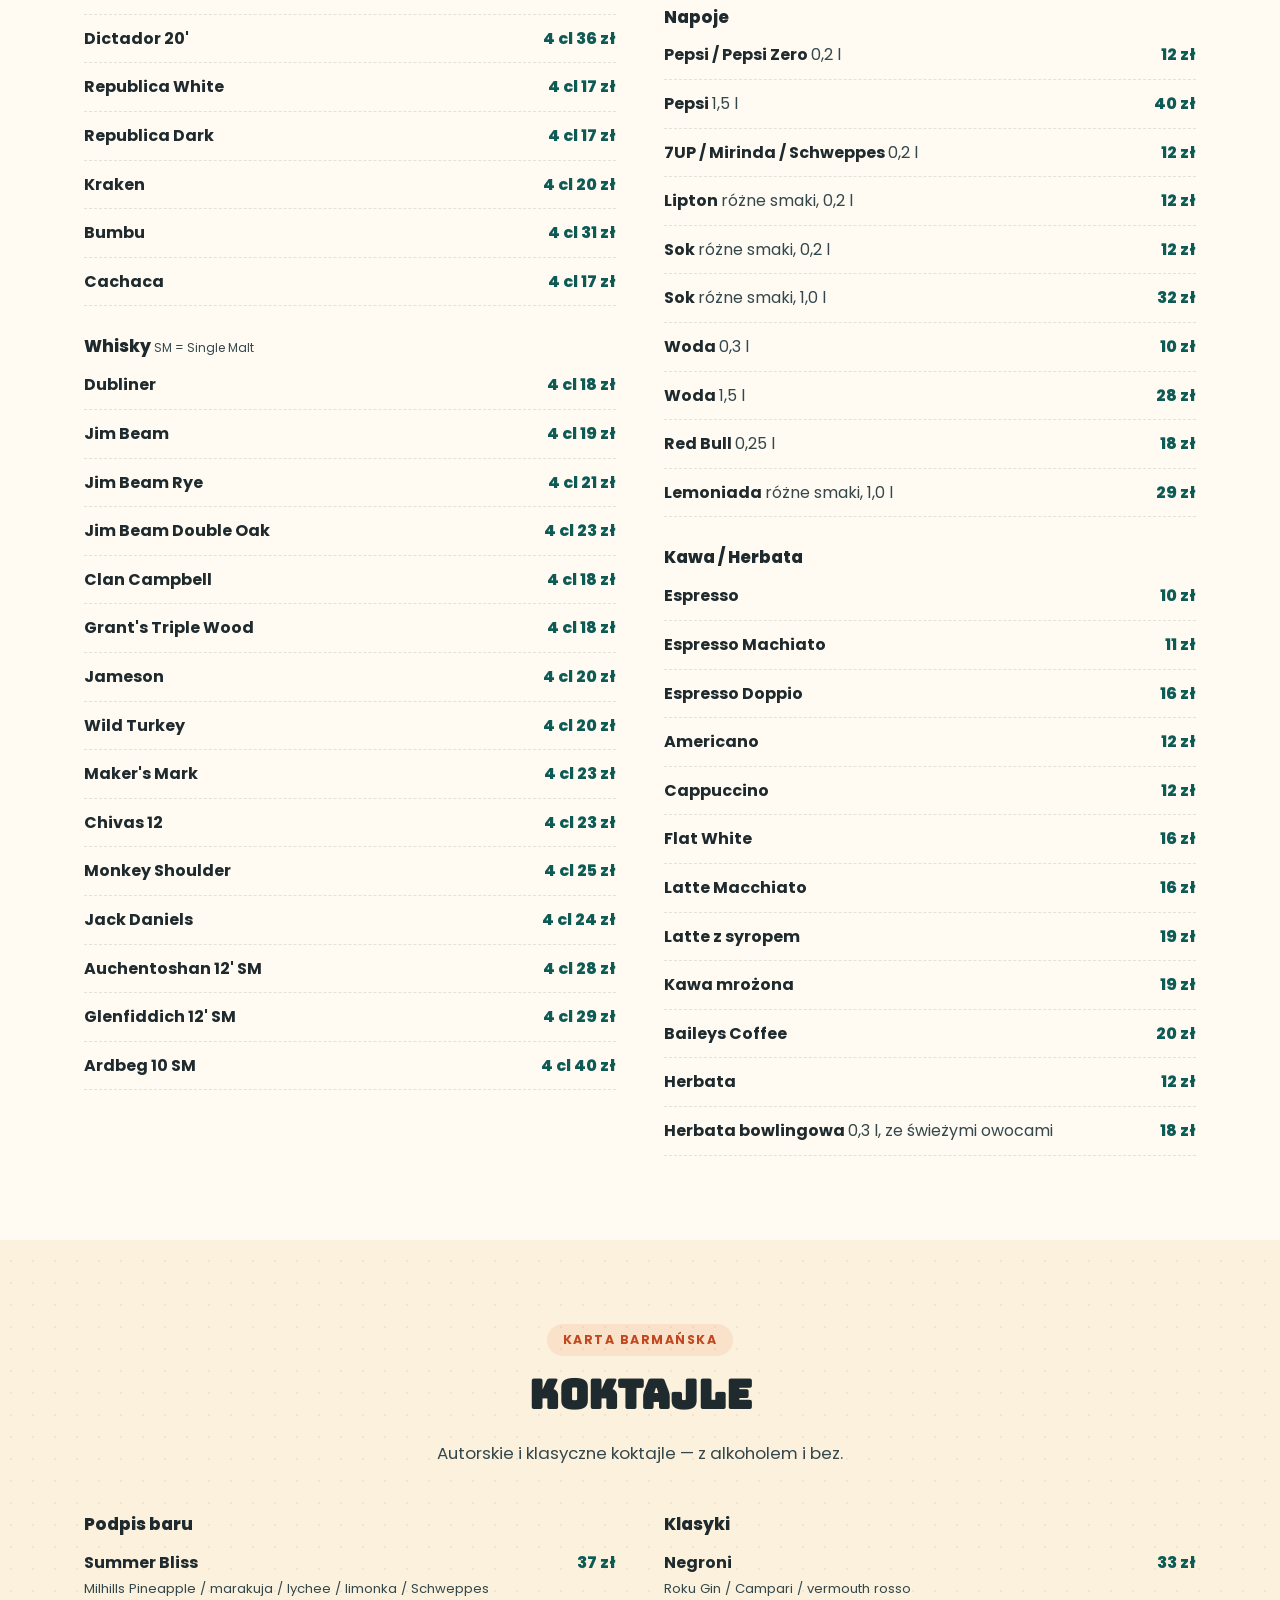
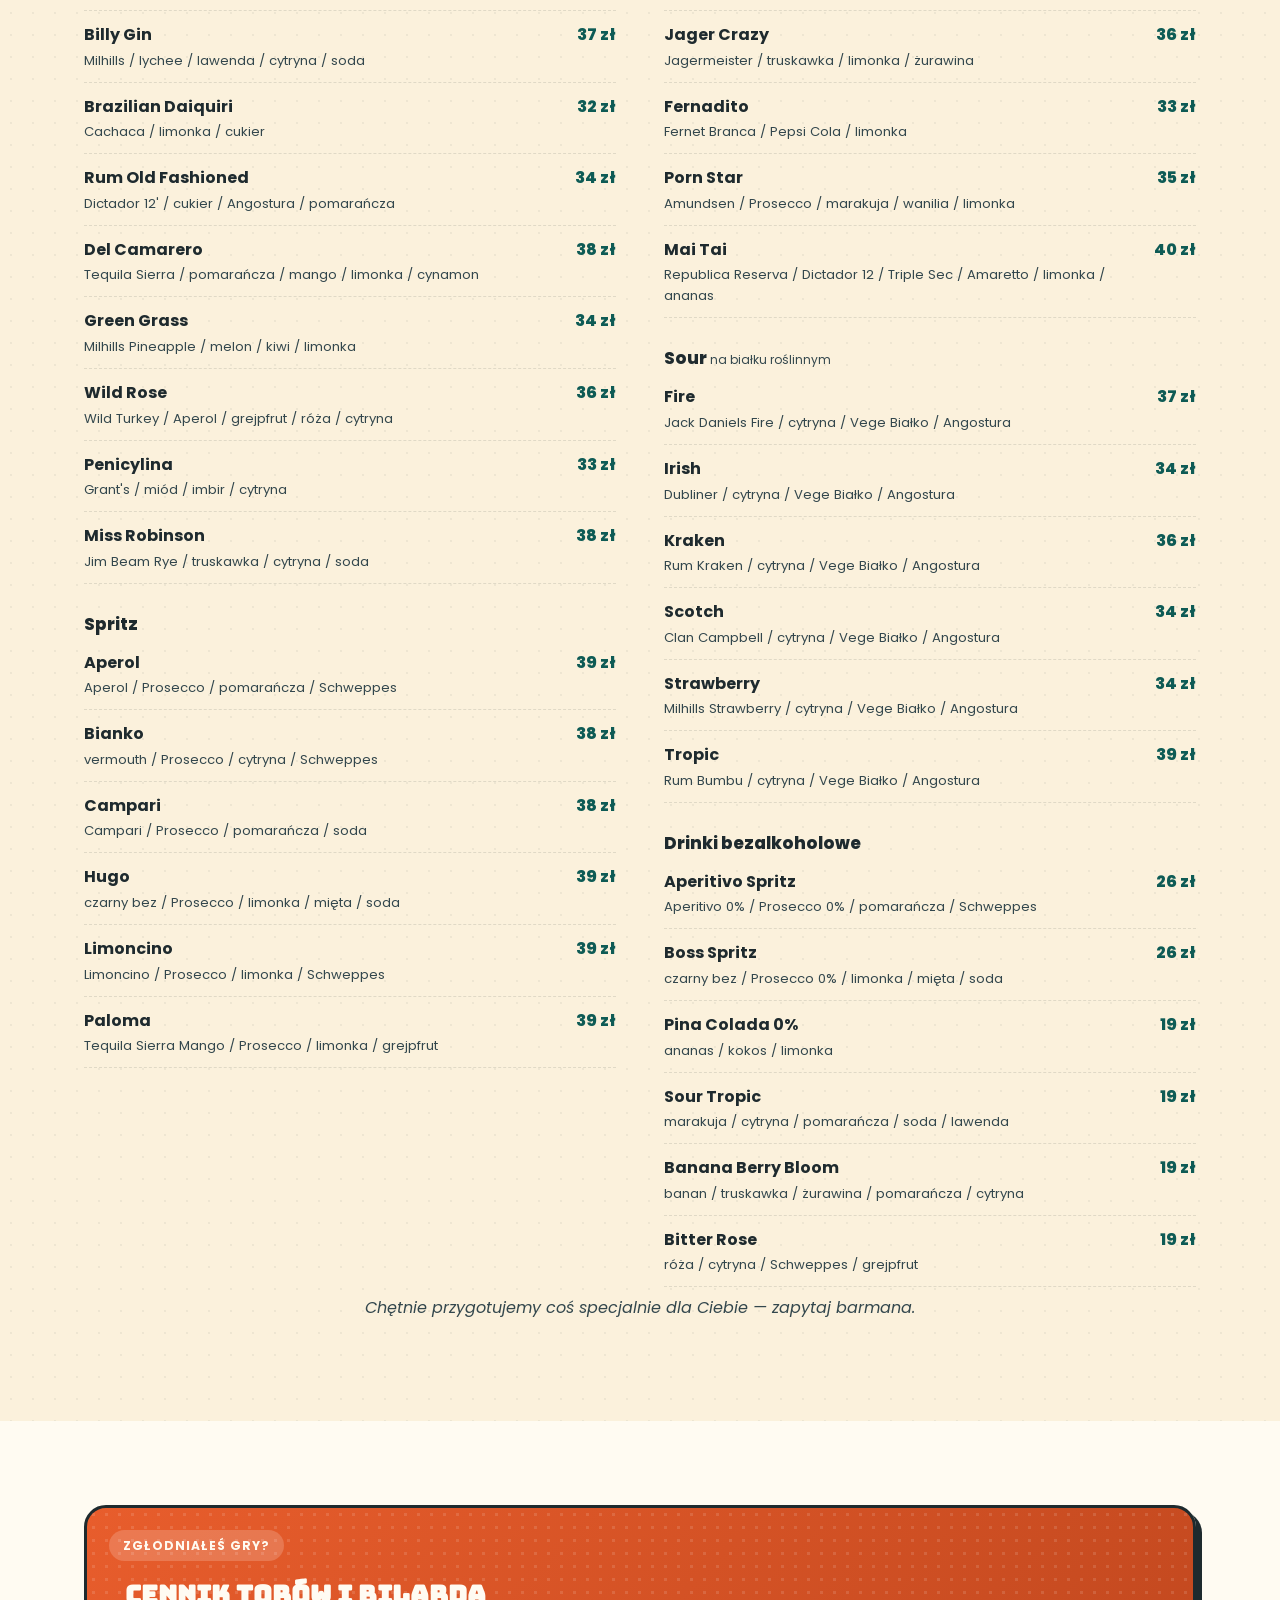
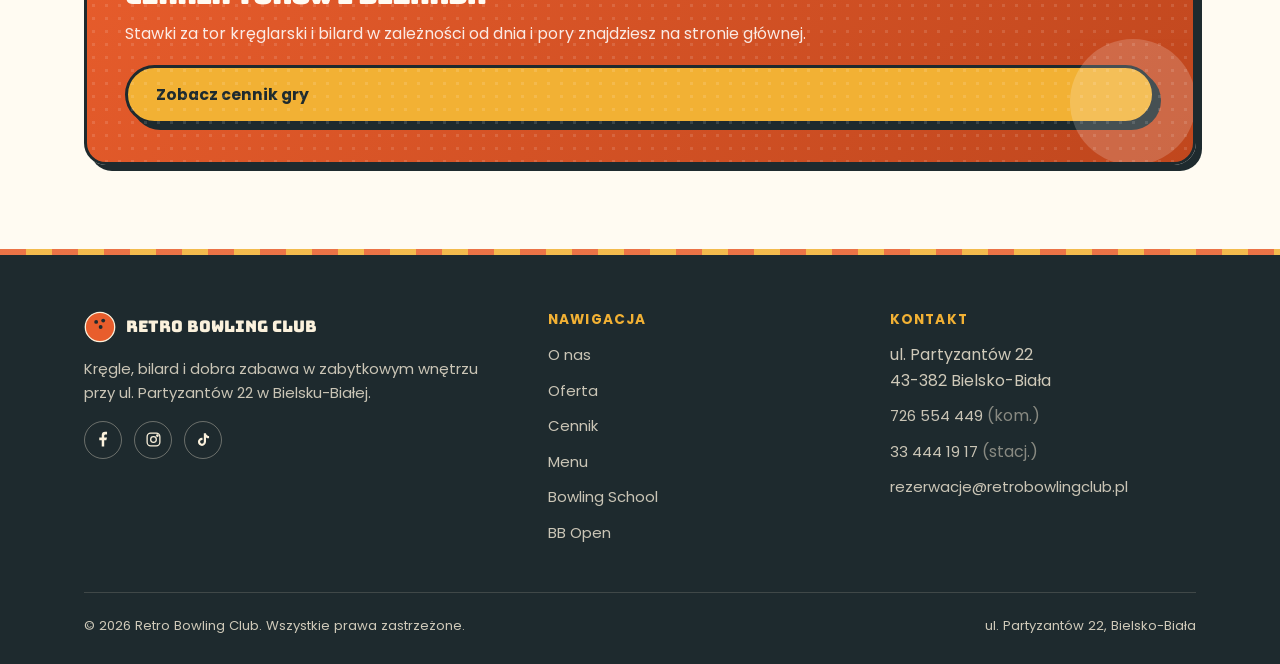
<file: menu.html>
<!doctype html>
<html lang="pl">
<head>
<meta charset="UTF-8">
<meta name="viewport" content="width=device-width, initial-scale=1.0">
<title>Menu — jedzenie, bar i koktajle | Retro Bowling Club</title>
<meta name="description" content="Pełne menu Retro Bowling Club w Bielsku-Białej — burgery, przekąski, zestawy, pełny bar (wina, spirits, piwo) i karta koktajli. Sprawdź ceny przed wizytą.">
<link rel="icon" href="data:image/svg+xml,%3Csvg xmlns='http://www.w3.org/2000/svg' viewBox='0 0 100 100'%3E%3Ccircle cx='50' cy='50' r='46' fill='%23E85D2C' stroke='%231E2A2E' stroke-width='6'/%3E%3Ccircle cx='38' cy='34' r='6' fill='%231E2A2E'/%3E%3Ccircle cx='60' cy='30' r='6' fill='%231E2A2E'/%3E%3Ccircle cx='52' cy='50' r='6' fill='%231E2A2E'/%3E%3C/svg%3E">
<link rel="stylesheet" href="assets/css/style.css">
</head>
<body>

<header class="site-header">
  <div class="nav-wrap">
    <a class="brand" href="index.html">
      <svg class="ball" viewBox="0 0 100 100" fill="none"><circle cx="50" cy="50" r="46" fill="#E85D2C" stroke="#1E2A2E" stroke-width="6"/><circle cx="38" cy="34" r="6" fill="#1E2A2E"/><circle cx="60" cy="30" r="6" fill="#1E2A2E"/><circle cx="52" cy="50" r="6" fill="#1E2A2E"/></svg>
      <span>RETRO BOWLING CLUB<small>Bielsko-Biała</small></span>
    </a>
    <nav class="nav-links" id="navLinks">
      <a href="index.html#o-nas">O nas</a>
      <a href="index.html#oferta">Oferta</a>
      <a href="index.html#cennik">Cennik</a>
      <a href="index.html#imprezy">Imprezy</a>
      <a href="menu.html" class="active">Menu</a>
      <a href="bowling-school.html">Bowling School</a>
      <a href="bb-open.html">BB Open</a>
      <a href="index.html#kontakt">Kontakt</a>
    </nav>
    <div class="nav-cta">
      <div class="lang-switch"><a href="en/menu.html">EN</a><span class="sep">/</span><a href="menu.html" class="active">PL</a></div>
      <a class="btn btn-primary" href="tel:+48726554449"><span class="full">Zadzwoń:</span> 726 554 449</a>
      <button class="nav-toggle" id="navToggle" aria-label="Menu">
        <span></span><span></span><span></span>
      </button>
    </div>
  </div>
</header>
<div class="checker-strip"></div>

<main>

  <!-- HERO -->
  <section class="hero">
    <div class="container hero-grid">
      <div>
        <div class="breadcrumb"><a href="index.html">Strona główna</a> / Menu</div>
        <div class="eyebrow on-dark">Jedzenie, bar i koktajle</div>
        <h1>Nasze <span class="hi">Menu</span></h1>
        <p class="lead">Burgery, przekąski i zestawy do wspólnego grania, pełny bar z winami, spirits i piwem, oraz autorska karta koktajli. Wszystko podane prosto do toru.</p>
        <div class="hero-facts">
          <div class="fact-pill"><svg viewBox="0 0 24 24" fill="none" stroke="#F2B134" stroke-width="2"><path d="M6 3h12l-1 9a5 5 0 0 1-10 0L6 3Z"/><path d="M12 17v4M8 21h8"/></svg>Kuchnia i bar na miejscu</div>
          <div class="fact-pill"><svg viewBox="0 0 24 24" fill="none" stroke="#F2B134" stroke-width="2"><circle cx="12" cy="12" r="9"/></svg>Zestawy do dzielenia</div>
          <div class="fact-pill"><svg viewBox="0 0 24 24" fill="none" stroke="#F2B134" stroke-width="2"><path d="M12 2l3 6 6 1-4.5 4 1 6-5.5-3-5.5 3 1-6L3 9l6-1 3-6Z"/></svg>Autorskie koktajle</div>
        </div>
        <div class="cta-row">
          <a class="btn btn-secondary" href="#jedzenie">Jedzenie</a>
          <a class="btn btn-secondary" href="#bar">Bar</a>
          <a class="btn btn-secondary" href="#koktajle">Koktajle</a>
        </div>
      </div>
      <div class="hero-art">
        <svg viewBox="0 0 320 320" fill="none">
          <circle cx="160" cy="160" r="150" fill="#157A72" opacity=".25"/>
          <g transform="translate(60,60)">
            <ellipse cx="100" cy="190" rx="90" ry="16" fill="#000" opacity=".15"/>
            <path d="M20 90a80 40 0 0 1 160 0Z" fill="#F2B134" stroke="#1E2A2E" stroke-width="5"/>
            <rect x="20" y="90" width="160" height="18" rx="9" fill="#E85D2C" stroke="#1E2A2E" stroke-width="5"/>
            <rect x="30" y="108" width="140" height="34" rx="10" fill="#FBF1DC" stroke="#1E2A2E" stroke-width="5"/>
            <path d="M20 142a80 36 0 0 0 160 0Z" fill="#C0471E" stroke="#1E2A2E" stroke-width="5"/>
          </g>
        </svg>
      </div>
    </div>
  </section>

  <!-- JUMP NAV -->
  <section class="section-pad" style="padding-bottom:0;">
    <div class="container">
      <nav class="menu-jumpnav">
        <a href="#jedzenie">🍔 Jedzenie</a>
        <a href="#bar">🍹 Bar</a>
        <a href="#koktajle">🍸 Koktajle</a>
        <a href="index.html#cennik">🎳 Kręgle i bilard</a>
      </nav>
    </div>
  </section>

  <!-- JEDZENIE -->
  <section class="section-pad" id="jedzenie">
    <div class="container">
      <div class="section-head">
        <div class="eyebrow">Coś do zjedzenia</div>
        <h2>Jedzenie</h2>
        <p>Burgery, sałatki, zestawy i przekąski — idealne do dzielenia się między grami.</p>
      </div>

      <div class="menu-cat">
        <h3>Burgery</h3>
        <div class="menu-list">
          <div class="menu-item"><div><span class="name">Chicken Burger</span><span class="desc">bułka / mięso drobiowe / pomidor / ogórek / sałata / cebula / sos</span></div><span class="price">41 zł</span></div>
          <div class="menu-item"><div><span class="name">Bekon Burger</span><span class="desc">bułka / mięso wołowe / pomidor / ogórek / bekon / cebula / sos</span></div><span class="price">43 zł</span></div>
          <div class="menu-item"><div><span class="name">Retro Burger</span><span class="desc">bułka / mięso wołowe / pomidor / plaster sera / ogórek / sałata / cebula / sos</span></div><span class="price">45 zł</span></div>
          <div class="menu-item"><div><span class="name">Kalafior Vege Burger</span><span class="desc">bułka / kalafior / pomidor / ogórek / sałata / cebula / sos</span></div><span class="price">35 zł</span></div>
          <div class="menu-item"><div><span class="name">Soczewica Vege Burger</span><span class="desc">bułka / soczewica / marchewka / pomidor / ogórek / sałata / sos</span></div><span class="price">37 zł</span></div>
        </div>
      </div>

      <div class="menu-cat">
        <h3>Sałatki</h3>
        <div class="menu-list">
          <div class="menu-item"><div><span class="name">Cezar</span><span class="desc">kurczak / ogórek / sałata / sos</span></div><span class="price">34 zł</span></div>
          <div class="menu-item"><div><span class="name">Grecka</span><span class="desc">oliwki / feta / pomidor / ogórek / sałata / sos</span></div><span class="price">34 zł</span></div>
          <div class="menu-item"><div><span class="name">Szopska</span><span class="desc">feta / papryka / pomidor / ogórek / oliwki / oliwa</span></div><span class="price">34 zł</span></div>
        </div>
      </div>

      <div class="menu-cat">
        <h3>Zestawy</h3>
        <div class="menu-list">
          <div class="menu-item"><div><span class="name">Zestaw Strike <span style="font-weight:400;color:var(--navy-soft);">(dla 1–2 osób)</span></span><span class="desc">burger bekon / frytki 200 g / krążki cebulowe 8 szt</span></div><span class="price">80 zł</span></div>
          <div class="menu-item"><div><span class="name">Zestaw Do Chrupania <span style="font-weight:400;color:var(--navy-soft);">(dla 2–3 osób)</span></span><span class="desc">doritos z sosem 150 g / paluszki 150 g / orzeszki 125 g</span></div><span class="price">60 zł</span></div>
          <div class="menu-item"><div><span class="name">Zestaw Big Bowling <span style="font-weight:400;color:var(--navy-soft);">(dla 3–4 osób)</span></span><span class="desc">stripsy z kurczaka 8 szt / chrupiące serki 6 szt / krążki cebulowe 8 szt / frytki 250 g / sos / ketchup</span></div><span class="price">130 zł</span></div>
          <div class="menu-item"><div><span class="name">Zestaw Retro Bowling <span style="font-weight:400;color:var(--navy-soft);">(dla 4–5 osób)</span></span><span class="desc">skrzydełka z kurczaka 8 szt / stripsy z kurczaka 8 szt / chrupiące serki 6 szt / krążki cebulowe 8 szt / frytki 250 g / sos / ketchup</span></div><span class="price">145 zł</span></div>
        </div>
      </div>

      <div class="menu-cat">
        <h3>Przekąski</h3>
        <div class="menu-list">
          <div class="menu-item"><div><span class="name">Chrupiące serki z żurawiną</span><span class="desc">6 szt</span></div><span class="price">28 zł</span></div>
          <div class="menu-item"><div><span class="name">Frytki</span><span class="desc">200 g</span></div><span class="price">19 zł</span></div>
          <div class="menu-item"><div><span class="name">Krążki cebulowe</span><span class="desc">8 szt</span></div><span class="price">21 zł</span></div>
          <div class="menu-item"><div><span class="name">Pieczone skrzydełka</span><span class="desc">8 szt</span></div><span class="price">29 zł</span></div>
          <div class="menu-item"><div><span class="name">Stripsy z kurczaka</span><span class="desc">4 szt</span></div><span class="price">27 zł</span></div>
          <div class="menu-item"><div><span class="name">Tortilla</span><span class="desc">Vege / Kurczak</span></div><span class="price">27 zł</span></div>
          <div class="menu-item"><div><span class="name">Krewetki z sosem</span><span class="desc">6 szt</span></div><span class="price">29 zł</span></div>
          <div class="menu-item"><div><span class="name">Churros z sosem do wyboru</span><span class="desc">8 szt</span></div><span class="price">27 zł</span></div>
          <div class="menu-item"><div><span class="name">Ziemniaczane talarki</span><span class="desc">200 g</span></div><span class="price">21 zł</span></div>
        </div>
      </div>

      <div class="menu-cat">
        <h3>Do chrupania</h3>
        <div class="menu-list">
          <div class="menu-item"><div><span class="name">Paluszki</span><span class="desc">150 g</span></div><span class="price">18 zł</span></div>
          <div class="menu-item"><div><span class="name">Orzeszki</span><span class="desc">125 g</span></div><span class="price">18 zł</span></div>
          <div class="menu-item"><div><span class="name">Doritos</span><span class="desc">150 g</span></div><span class="price">26 zł</span></div>
        </div>
      </div>

      <div class="allergen-legend">
        <span><strong>Alergeny:</strong></span>
        <span>1 — Gluten</span><span>2 — Jajka</span><span>3 — Mleko</span><span>4 — Orzechy ziemne</span>
        <span>5 — Soja</span><span>6 — Seler</span><span>7 — Ryby</span><span>8 — Orzechy</span>
      </div>
      <p style="font-size:.82rem;color:var(--navy-soft);margin-top:10px;">Pełną listę alergenów dla konkretnej pozycji chętnie podamy na miejscu — zapytaj obsługę.</p>
    </div>
  </section>

  <!-- BAR -->
  <section class="section-pad bg-paper" id="bar">
    <div class="container">
      <div class="section-head">
        <div class="eyebrow">Coś do picia</div>
        <h2>Bar</h2>
        <p>Wina, aperitify, mocne alkohole, piwo i napoje bezalkoholowe.</p>
      </div>

      <div class="menu-2col">
        <div class="menu-cat">
          <h3>Wino musujące / Wino</h3>
          <div class="menu-list">
            <div class="menu-item"><span class="name">Prosecco Stock</span><span class="price">10 cl 17 zł / 75 cl 120 zł</span></div>
            <div class="menu-item"><span class="name">Wino białe</span><span class="price">15 cl 21 zł</span></div>
            <div class="menu-item"><span class="name">Wino czerwone</span><span class="price">15 cl 21 zł</span></div>
            <div class="menu-item"><span class="name">Wino musujące 0%</span><span class="price">10 cl 17 zł / 75 cl 120 zł</span></div>
          </div>
        </div>

        <div class="menu-cat">
          <h3>Aperitif / Vermouth</h3>
          <div class="menu-list">
            <div class="menu-item"><span class="name">Fernet Branca</span><span class="price">4 cl 21 zł</span></div>
            <div class="menu-item"><span class="name">Carpano Bianco / Rosso</span><span class="price">10 cl 31 zł</span></div>
            <div class="menu-item"><span class="name">Aperol</span><span class="price">4 cl 16 zł</span></div>
            <div class="menu-item"><span class="name">Campari</span><span class="price">4 cl 17 zł</span></div>
            <div class="menu-item"><span class="name">Martini Bianco / Rosso</span><span class="price">10 cl 17 zł</span></div>
            <div class="menu-item"><span class="name">Aperitivo 0%</span><span class="price">4 cl 17 zł</span></div>
          </div>
        </div>

        <div class="menu-cat">
          <h3>Gin / Tequila</h3>
          <div class="menu-list">
            <div class="menu-item"><span class="name">Roku</span><span class="price">4 cl 23 zł</span></div>
            <div class="menu-item"><span class="name">Millhill's</span><span class="price">4 cl 17 zł</span></div>
            <div class="menu-item"><span class="name">Sierra Silver</span><span class="price">4 cl 20 zł</span></div>
            <div class="menu-item"><span class="name">Sierra Gold</span><span class="price">4 cl 21 zł</span></div>
            <div class="menu-item"><span class="name">Sierra Tropical Mango</span><span class="price">4 cl 21 zł</span></div>
          </div>
        </div>

        <div class="menu-cat">
          <h3>Likiery</h3>
          <div class="menu-list">
            <div class="menu-item"><span class="name">Limoncino</span><span class="price">4 cl 17 zł</span></div>
            <div class="menu-item"><span class="name">Jagermeister</span><span class="price">4 cl 19 zł</span></div>
            <div class="menu-item"><span class="name">Amaretto</span><span class="price">4 cl 16 zł</span></div>
            <div class="menu-item"><span class="name">Baileys</span><span class="price">4 cl 16 zł</span></div>
            <div class="menu-item"><span class="name">Kahlua</span><span class="price">4 cl 16 zł</span></div>
          </div>
        </div>

        <div class="menu-cat">
          <h3>Rum / Cachaca</h3>
          <div class="menu-list">
            <div class="menu-item"><span class="name">Dictador 12'</span><span class="price">4 cl 28 zł</span></div>
            <div class="menu-item"><span class="name">Dictador 20'</span><span class="price">4 cl 36 zł</span></div>
            <div class="menu-item"><span class="name">Republica White</span><span class="price">4 cl 17 zł</span></div>
            <div class="menu-item"><span class="name">Republica Dark</span><span class="price">4 cl 17 zł</span></div>
            <div class="menu-item"><span class="name">Kraken</span><span class="price">4 cl 20 zł</span></div>
            <div class="menu-item"><span class="name">Bumbu</span><span class="price">4 cl 31 zł</span></div>
            <div class="menu-item"><span class="name">Cachaca</span><span class="price">4 cl 17 zł</span></div>
          </div>
        </div>

        <div class="menu-cat">
          <h3>Whisky <span style="font-weight:400;font-size:.75rem;color:var(--navy-soft);">SM = Single Malt</span></h3>
          <div class="menu-list">
            <div class="menu-item"><span class="name">Dubliner</span><span class="price">4 cl 18 zł</span></div>
            <div class="menu-item"><span class="name">Jim Beam</span><span class="price">4 cl 19 zł</span></div>
            <div class="menu-item"><span class="name">Jim Beam Rye</span><span class="price">4 cl 21 zł</span></div>
            <div class="menu-item"><span class="name">Jim Beam Double Oak</span><span class="price">4 cl 23 zł</span></div>
            <div class="menu-item"><span class="name">Clan Campbell</span><span class="price">4 cl 18 zł</span></div>
            <div class="menu-item"><span class="name">Grant's Triple Wood</span><span class="price">4 cl 18 zł</span></div>
            <div class="menu-item"><span class="name">Jameson</span><span class="price">4 cl 20 zł</span></div>
            <div class="menu-item"><span class="name">Wild Turkey</span><span class="price">4 cl 20 zł</span></div>
            <div class="menu-item"><span class="name">Maker's Mark</span><span class="price">4 cl 23 zł</span></div>
            <div class="menu-item"><span class="name">Chivas 12</span><span class="price">4 cl 23 zł</span></div>
            <div class="menu-item"><span class="name">Monkey Shoulder</span><span class="price">4 cl 25 zł</span></div>
            <div class="menu-item"><span class="name">Jack Daniels</span><span class="price">4 cl 24 zł</span></div>
            <div class="menu-item"><span class="name">Auchentoshan 12' SM</span><span class="price">4 cl 28 zł</span></div>
            <div class="menu-item"><span class="name">Glenfiddich 12' SM</span><span class="price">4 cl 29 zł</span></div>
            <div class="menu-item"><span class="name">Ardbeg 10 SM</span><span class="price">4 cl 40 zł</span></div>
          </div>
        </div>

        <div class="menu-cat">
          <h3>Cognac / Brandy</h3>
          <div class="menu-list">
            <div class="menu-item"><span class="name">Stock 84</span><span class="price">4 cl 17 zł</span></div>
            <div class="menu-item"><span class="name">Metaxa 5*</span><span class="price">4 cl 17 zł</span></div>
            <div class="menu-item"><span class="name">Hennessy V.S.</span><span class="price">4 cl 29 zł</span></div>
          </div>
        </div>

        <div class="menu-cat">
          <h3>Wódka</h3>
          <div class="menu-list">
            <div class="menu-item"><span class="name">Bocian</span><span class="price">4 cl 13 zł</span></div>
            <div class="menu-item"><span class="name">Żołądkowa Gorzka</span><span class="price">4 cl 13 zł</span></div>
            <div class="menu-item"><span class="name">Saska <span style="font-weight:400;color:var(--navy-soft);">różne smaki</span></span><span class="price">4 cl 13 zł</span></div>
            <div class="menu-item"><span class="name">Amundsen</span><span class="price">4 cl 14 zł</span></div>
            <div class="menu-item"><span class="name">Finlandia</span><span class="price">4 cl 16 zł</span></div>
            <div class="menu-item"><span class="name">Belvedere</span><span class="price">4 cl 31 zł</span></div>
            <div class="menu-item"><span class="name">Grey Goose</span><span class="price">4 cl 33 zł</span></div>
          </div>
        </div>

        <div class="menu-cat">
          <h3>Piwo beczkowe</h3>
          <table class="menu-table">
            <tr><th>Piwo</th><th>0,3 l</th><th>0,5 l</th><th>1,5 l</th><th>5 l</th></tr>
            <tr><td>Kozel Leżak</td><td>15 zł</td><td>17 zł</td><td>48 zł</td><td>150 zł</td></tr>
            <tr><td>Kozel Cerny</td><td>15 zł</td><td>17 zł</td><td>48 zł</td><td>150 zł</td></tr>
            <tr><td>Kozel Mix</td><td>15 zł</td><td>17 zł</td><td>—</td><td>—</td></tr>
            <tr><td>Pilsner Urquell</td><td>19 zł</td><td>21 zł</td><td>60 zł</td><td>190 zł</td></tr>
          </table>
        </div>

        <div class="menu-cat">
          <h3>Piwo butelkowe</h3>
          <div class="menu-list">
            <div class="menu-item"><span class="name">Książęce <span style="font-weight:400;color:var(--navy-soft);">różne warianty, 0,5 l</span></span><span class="price">18 zł</span></div>
            <div class="menu-item"><span class="name">Lech Premium <span style="font-weight:400;color:var(--navy-soft);">0,5 l</span></span><span class="price">18 zł</span></div>
          </div>
        </div>

        <div class="menu-cat">
          <h3>Piwo bezalkoholowe</h3>
          <div class="menu-list">
            <div class="menu-item"><span class="name">Peroni Nastro Azzuro <span style="font-weight:400;color:var(--navy-soft);">0,33 l</span></span><span class="price">20 zł</span></div>
            <div class="menu-item"><span class="name">Książęce Złote Pszeniczne <span style="font-weight:400;color:var(--navy-soft);">0,5 l</span></span><span class="price">17 zł</span></div>
            <div class="menu-item"><span class="name">Lech Free <span style="font-weight:400;color:var(--navy-soft);">różne warianty, 0,5 l</span></span><span class="price">17 zł</span></div>
            <div class="menu-item"><span class="name">Kozel <span style="font-weight:400;color:var(--navy-soft);">0,5 l</span></span><span class="price">17 zł</span></div>
          </div>
        </div>

        <div class="menu-cat">
          <h3>Napoje</h3>
          <div class="menu-list">
            <div class="menu-item"><span class="name">Pepsi / Pepsi Zero <span style="font-weight:400;color:var(--navy-soft);">0,2 l</span></span><span class="price">12 zł</span></div>
            <div class="menu-item"><span class="name">Pepsi <span style="font-weight:400;color:var(--navy-soft);">1,5 l</span></span><span class="price">40 zł</span></div>
            <div class="menu-item"><span class="name">7UP / Mirinda / Schweppes <span style="font-weight:400;color:var(--navy-soft);">0,2 l</span></span><span class="price">12 zł</span></div>
            <div class="menu-item"><span class="name">Lipton <span style="font-weight:400;color:var(--navy-soft);">różne smaki, 0,2 l</span></span><span class="price">12 zł</span></div>
            <div class="menu-item"><span class="name">Sok <span style="font-weight:400;color:var(--navy-soft);">różne smaki, 0,2 l</span></span><span class="price">12 zł</span></div>
            <div class="menu-item"><span class="name">Sok <span style="font-weight:400;color:var(--navy-soft);">różne smaki, 1,0 l</span></span><span class="price">32 zł</span></div>
            <div class="menu-item"><span class="name">Woda <span style="font-weight:400;color:var(--navy-soft);">0,3 l</span></span><span class="price">10 zł</span></div>
            <div class="menu-item"><span class="name">Woda <span style="font-weight:400;color:var(--navy-soft);">1,5 l</span></span><span class="price">28 zł</span></div>
            <div class="menu-item"><span class="name">Red Bull <span style="font-weight:400;color:var(--navy-soft);">0,25 l</span></span><span class="price">18 zł</span></div>
            <div class="menu-item"><span class="name">Lemoniada <span style="font-weight:400;color:var(--navy-soft);">różne smaki, 1,0 l</span></span><span class="price">29 zł</span></div>
          </div>
        </div>

        <div class="menu-cat">
          <h3>Kawa / Herbata</h3>
          <div class="menu-list">
            <div class="menu-item"><span class="name">Espresso</span><span class="price">10 zł</span></div>
            <div class="menu-item"><span class="name">Espresso Machiato</span><span class="price">11 zł</span></div>
            <div class="menu-item"><span class="name">Espresso Doppio</span><span class="price">16 zł</span></div>
            <div class="menu-item"><span class="name">Americano</span><span class="price">12 zł</span></div>
            <div class="menu-item"><span class="name">Cappuccino</span><span class="price">12 zł</span></div>
            <div class="menu-item"><span class="name">Flat White</span><span class="price">16 zł</span></div>
            <div class="menu-item"><span class="name">Latte Macchiato</span><span class="price">16 zł</span></div>
            <div class="menu-item"><span class="name">Latte z syropem</span><span class="price">19 zł</span></div>
            <div class="menu-item"><span class="name">Kawa mrożona</span><span class="price">19 zł</span></div>
            <div class="menu-item"><span class="name">Baileys Coffee</span><span class="price">20 zł</span></div>
            <div class="menu-item"><span class="name">Herbata</span><span class="price">12 zł</span></div>
            <div class="menu-item"><span class="name">Herbata bowlingowa <span style="font-weight:400;color:var(--navy-soft);">0,3 l, ze świeżymi owocami</span></span><span class="price">18 zł</span></div>
          </div>
        </div>
      </div>
    </div>
  </section>

  <!-- KOKTAJLE -->
  <section class="section-pad" id="koktajle">
    <div class="container">
      <div class="section-head">
        <div class="eyebrow">Karta barmańska</div>
        <h2>Koktajle</h2>
        <p>Autorskie i klasyczne koktajle — z alkoholem i bez.</p>
      </div>

      <div class="menu-2col">
        <div class="menu-cat">
          <h3>Podpis baru</h3>
          <div class="menu-list">
            <div class="menu-item"><div><span class="name">Summer Bliss</span><span class="desc">Milhills Pineapple / marakuja / lychee / limonka / Schweppes</span></div><span class="price">37 zł</span></div>
            <div class="menu-item"><div><span class="name">Billy Gin</span><span class="desc">Milhills / lychee / lawenda / cytryna / soda</span></div><span class="price">37 zł</span></div>
            <div class="menu-item"><div><span class="name">Brazilian Daiquiri</span><span class="desc">Cachaca / limonka / cukier</span></div><span class="price">32 zł</span></div>
            <div class="menu-item"><div><span class="name">Rum Old Fashioned</span><span class="desc">Dictador 12' / cukier / Angostura / pomarańcza</span></div><span class="price">34 zł</span></div>
            <div class="menu-item"><div><span class="name">Del Camarero</span><span class="desc">Tequila Sierra / pomarańcza / mango / limonka / cynamon</span></div><span class="price">38 zł</span></div>
            <div class="menu-item"><div><span class="name">Green Grass</span><span class="desc">Milhills Pineapple / melon / kiwi / limonka</span></div><span class="price">34 zł</span></div>
            <div class="menu-item"><div><span class="name">Wild Rose</span><span class="desc">Wild Turkey / Aperol / grejpfrut / róża / cytryna</span></div><span class="price">36 zł</span></div>
            <div class="menu-item"><div><span class="name">Penicylina</span><span class="desc">Grant's / miód / imbir / cytryna</span></div><span class="price">33 zł</span></div>
            <div class="menu-item"><div><span class="name">Miss Robinson</span><span class="desc">Jim Beam Rye / truskawka / cytryna / soda</span></div><span class="price">38 zł</span></div>
          </div>
        </div>

        <div class="menu-cat">
          <h3>Spritz</h3>
          <div class="menu-list">
            <div class="menu-item"><div><span class="name">Aperol</span><span class="desc">Aperol / Prosecco / pomarańcza / Schweppes</span></div><span class="price">39 zł</span></div>
            <div class="menu-item"><div><span class="name">Bianko</span><span class="desc">vermouth / Prosecco / cytryna / Schweppes</span></div><span class="price">38 zł</span></div>
            <div class="menu-item"><div><span class="name">Campari</span><span class="desc">Campari / Prosecco / pomarańcza / soda</span></div><span class="price">38 zł</span></div>
            <div class="menu-item"><div><span class="name">Hugo</span><span class="desc">czarny bez / Prosecco / limonka / mięta / soda</span></div><span class="price">39 zł</span></div>
            <div class="menu-item"><div><span class="name">Limoncino</span><span class="desc">Limoncino / Prosecco / limonka / Schweppes</span></div><span class="price">39 zł</span></div>
            <div class="menu-item"><div><span class="name">Paloma</span><span class="desc">Tequila Sierra Mango / Prosecco / limonka / grejpfrut</span></div><span class="price">39 zł</span></div>
          </div>
        </div>

        <div class="menu-cat">
          <h3>Klasyki</h3>
          <div class="menu-list">
            <div class="menu-item"><div><span class="name">Negroni</span><span class="desc">Roku Gin / Campari / vermouth rosso</span></div><span class="price">33 zł</span></div>
            <div class="menu-item"><div><span class="name">Jager Crazy</span><span class="desc">Jagermeister / truskawka / limonka / żurawina</span></div><span class="price">36 zł</span></div>
            <div class="menu-item"><div><span class="name">Fernadito</span><span class="desc">Fernet Branca / Pepsi Cola / limonka</span></div><span class="price">33 zł</span></div>
            <div class="menu-item"><div><span class="name">Porn Star</span><span class="desc">Amundsen / Prosecco / marakuja / wanilia / limonka</span></div><span class="price">35 zł</span></div>
            <div class="menu-item"><div><span class="name">Mai Tai</span><span class="desc">Republica Reserva / Dictador 12 / Triple Sec / Amaretto / limonka / ananas</span></div><span class="price">40 zł</span></div>
          </div>
        </div>

        <div class="menu-cat">
          <h3>Sour <span style="font-weight:400;font-size:.75rem;color:var(--navy-soft);">na białku roślinnym</span></h3>
          <div class="menu-list">
            <div class="menu-item"><div><span class="name">Fire</span><span class="desc">Jack Daniels Fire / cytryna / Vege Białko / Angostura</span></div><span class="price">37 zł</span></div>
            <div class="menu-item"><div><span class="name">Irish</span><span class="desc">Dubliner / cytryna / Vege Białko / Angostura</span></div><span class="price">34 zł</span></div>
            <div class="menu-item"><div><span class="name">Kraken</span><span class="desc">Rum Kraken / cytryna / Vege Białko / Angostura</span></div><span class="price">36 zł</span></div>
            <div class="menu-item"><div><span class="name">Scotch</span><span class="desc">Clan Campbell / cytryna / Vege Białko / Angostura</span></div><span class="price">34 zł</span></div>
            <div class="menu-item"><div><span class="name">Strawberry</span><span class="desc">Milhills Strawberry / cytryna / Vege Białko / Angostura</span></div><span class="price">34 zł</span></div>
            <div class="menu-item"><div><span class="name">Tropic</span><span class="desc">Rum Bumbu / cytryna / Vege Białko / Angostura</span></div><span class="price">39 zł</span></div>
          </div>
        </div>

        <div class="menu-cat">
          <h3>Drinki bezalkoholowe</h3>
          <div class="menu-list">
            <div class="menu-item"><div><span class="name">Aperitivo Spritz</span><span class="desc">Aperitivo 0% / Prosecco 0% / pomarańcza / Schweppes</span></div><span class="price">26 zł</span></div>
            <div class="menu-item"><div><span class="name">Boss Spritz</span><span class="desc">czarny bez / Prosecco 0% / limonka / mięta / soda</span></div><span class="price">26 zł</span></div>
            <div class="menu-item"><div><span class="name">Pina Colada 0%</span><span class="desc">ananas / kokos / limonka</span></div><span class="price">19 zł</span></div>
            <div class="menu-item"><div><span class="name">Sour Tropic</span><span class="desc">marakuja / cytryna / pomarańcza / soda / lawenda</span></div><span class="price">19 zł</span></div>
            <div class="menu-item"><div><span class="name">Banana Berry Bloom</span><span class="desc">banan / truskawka / żurawina / pomarańcza / cytryna</span></div><span class="price">19 zł</span></div>
            <div class="menu-item"><div><span class="name">Bitter Rose</span><span class="desc">róża / cytryna / Schweppes / grejpfrut</span></div><span class="price">19 zł</span></div>
          </div>
        </div>
      </div>

      <p class="text-center" style="margin-top:8px;color:var(--navy-soft);font-style:italic;">Chętnie przygotujemy coś specjalnie dla Ciebie — zapytaj barmana.</p>
    </div>
  </section>

  <!-- LINK DO CENNIKA KREGLI -->
  <section class="section-pad bg-paper" id="kregle-bilard">
    <div class="container">
      <div class="cross-grid" style="grid-template-columns: 1fr;">
        <a class="cross-card tournament" href="index.html#cennik">
          <span class="badge">Zgłodniałeś gry?</span>
          <svg class="pins" viewBox="0 0 100 100" fill="#fff"><circle cx="50" cy="50" r="45"/></svg>
          <h3>Cennik torów i bilarda</h3>
          <p>Stawki za tor kręglarski i bilard w zależności od dnia i pory znajdziesz na stronie głównej.</p>
          <span class="btn btn-secondary">Zobacz cennik gry</span>
        </a>
      </div>
    </div>
  </section>

</main>

<div class="lane-divider"></div>

<footer class="site-footer">
  <div class="container">
    <div class="footer-grid">
      <div>
        <div class="footer-brand">
          <svg viewBox="0 0 100 100" fill="none"><circle cx="50" cy="50" r="46" fill="#E85D2C" stroke="#FBF1DC" stroke-width="4"/><circle cx="38" cy="34" r="6" fill="#1E2A2E"/><circle cx="60" cy="30" r="6" fill="#1E2A2E"/><circle cx="52" cy="50" r="6" fill="#1E2A2E"/></svg>
          RETRO BOWLING CLUB
        </div>
        <p>Kręgle, bilard i dobra zabawa w zabytkowym wnętrzu przy ul. Partyzantów 22 w Bielsku-Białej.</p>
        <div class="social-row">
          <a href="https://www.facebook.com/RetroBowlingClub/" target="_blank" rel="noopener" aria-label="Facebook"><svg viewBox="0 0 24 24" fill="#FBF1DC"><path d="M13 22v-9h3l1-4h-4V7c0-1.1.6-2 2.2-2H17V1.2S15.6 1 14.2 1C11.3 1 9.5 2.7 9.5 5.6V9H6v4h3.5v9h3.5Z"/></svg></a>
          <a href="https://www.instagram.com/retrobowlingclub/" target="_blank" rel="noopener" aria-label="Instagram"><svg viewBox="0 0 24 24" fill="none" stroke="#FBF1DC" stroke-width="1.8"><rect x="3" y="3" width="18" height="18" rx="5"/><circle cx="12" cy="12" r="4"/><circle cx="17.5" cy="6.5" r="1"/></svg></a>
          <a href="https://www.tiktok.com/@retrobowling6" target="_blank" rel="noopener" aria-label="TikTok"><svg viewBox="0 0 24 24" fill="#FBF1DC"><path d="M16.6 5.82s.51.5 0 0A4.278 4.278 0 0 1 15.54 3h-3.09v12.4a2.592 2.592 0 0 1-2.59 2.5c-1.42 0-2.6-1.16-2.6-2.6 0-1.72 1.66-3.01 3.37-2.48V9.66c-3.45-.46-6.47 2.22-6.47 5.64 0 3.33 2.76 5.7 5.69 5.7 3.14 0 5.69-2.55 5.69-5.7V9.01a7.35 7.35 0 0 0 4.3 1.38V7.3s-1.88.09-3.24-1.48Z"/></svg></a>
        </div>
      </div>
      <div>
        <h4>Nawigacja</h4>
        <ul>
          <li><a href="index.html#o-nas">O nas</a></li>
          <li><a href="index.html#oferta">Oferta</a></li>
          <li><a href="index.html#cennik">Cennik</a></li>
          <li><a href="menu.html">Menu</a></li>
          <li><a href="bowling-school.html">Bowling School</a></li>
          <li><a href="bb-open.html">BB Open</a></li>
        </ul>
      </div>
      <div>
        <h4>Kontakt</h4>
        <ul>
          <li>ul. Partyzantów 22<br>43-382 Bielsko-Biała</li>
          <li><a href="tel:+48726554449">726 554 449</a> <span style="opacity:.6;">(kom.)</span></li>
          <li><a href="tel:+48334441917">33 444 19 17</a> <span style="opacity:.6;">(stacj.)</span></li>
          <li><a href="mailto:rezerwacje@retrobowlingclub.pl">rezerwacje@retrobowlingclub.pl</a></li>
        </ul>
      </div>
    </div>
    <div class="footer-bottom">
      <span>© 2026 Retro Bowling Club. Wszystkie prawa zastrzeżone.</span>
      <span>ul. Partyzantów 22, Bielsko-Biała</span>
    </div>
  </div>
</footer>

<a class="btn btn-primary sticky-call" href="tel:+48726554449">📞 Zadzwoń teraz</a>

<script src="assets/js/main.js"></script>
</body>
</html>
</file>
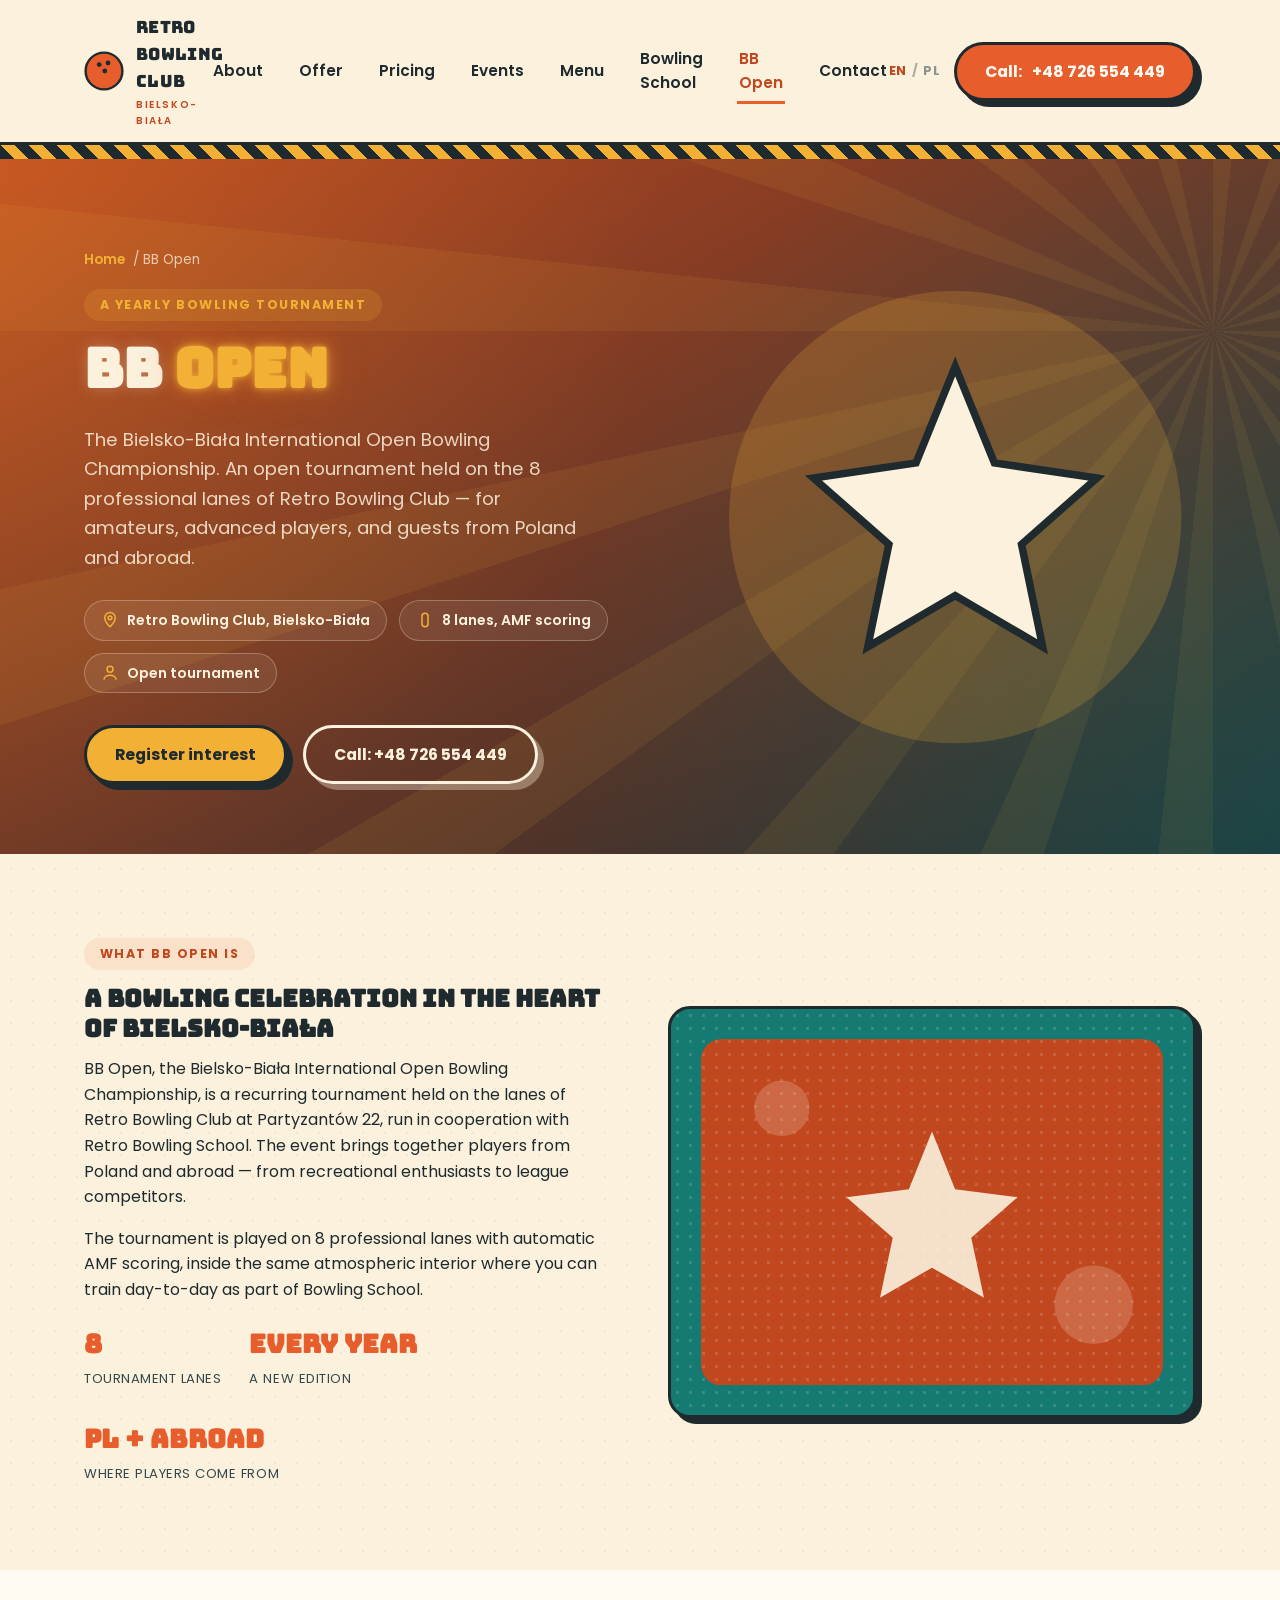
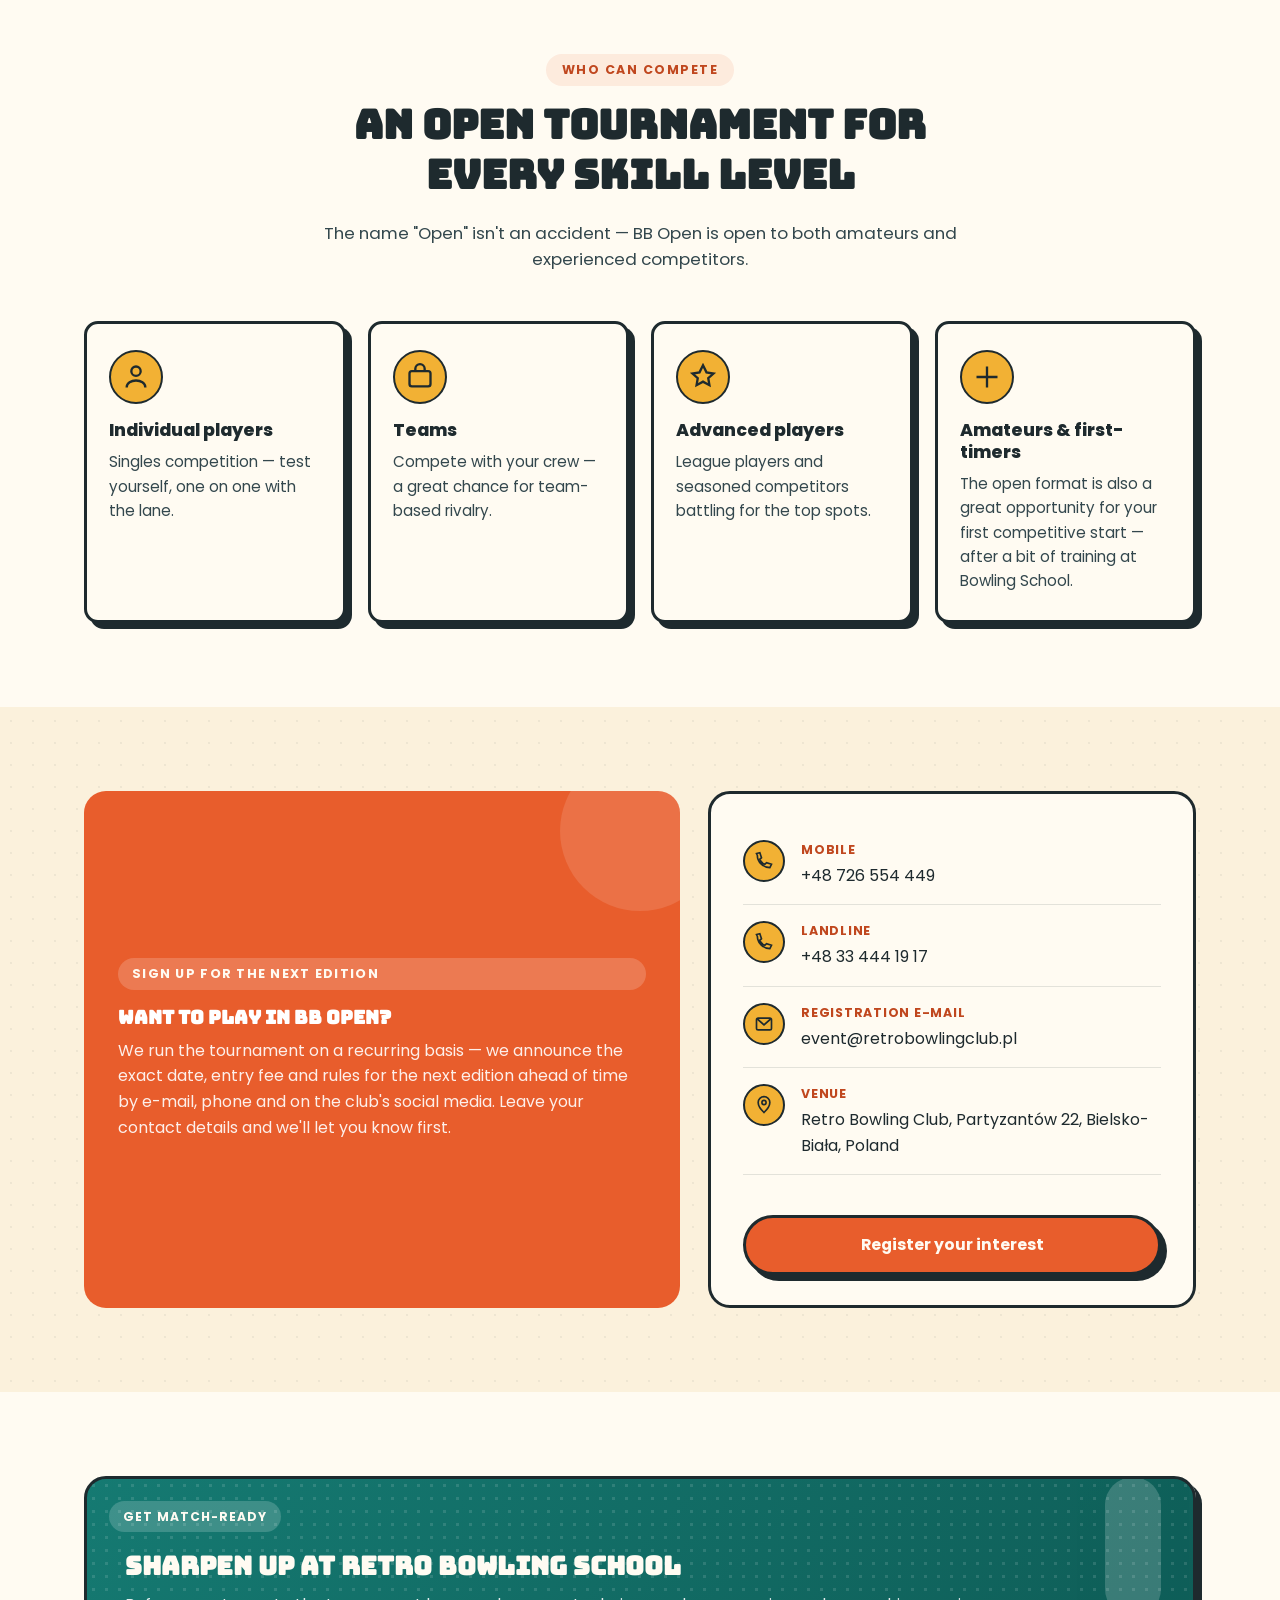
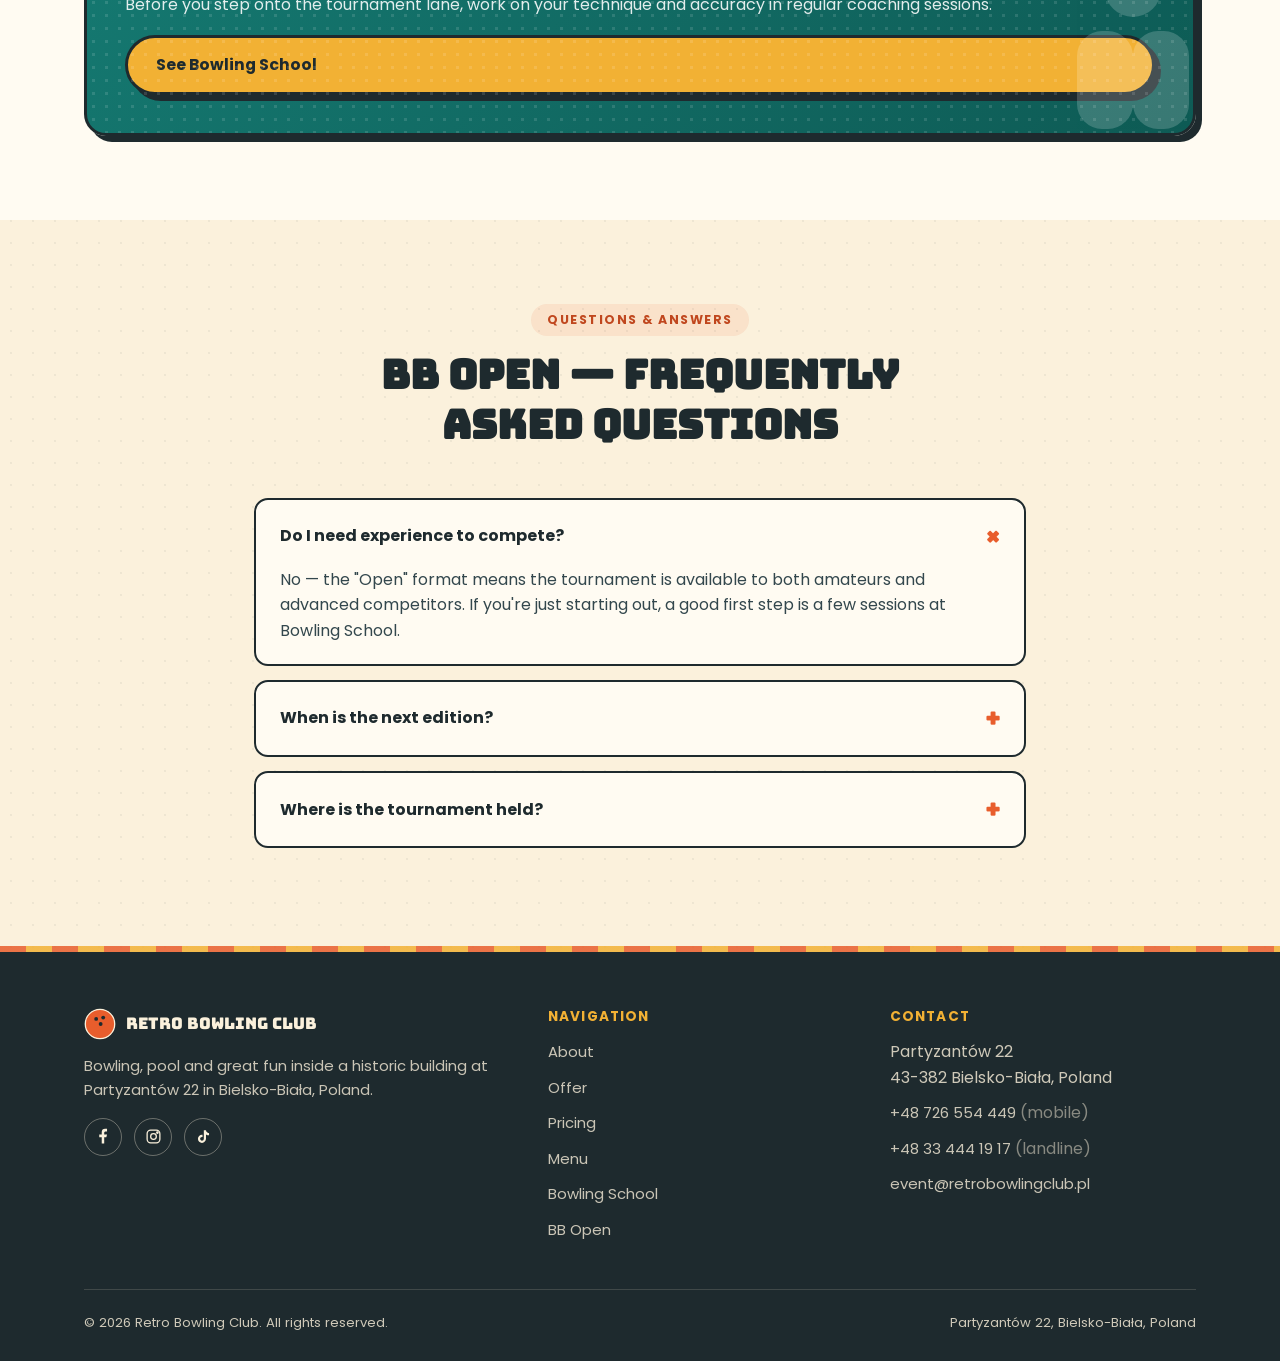
<file: en/bb-open.html>
<!doctype html>
<html lang="en">
<head>
<meta charset="UTF-8">
<meta name="viewport" content="width=device-width, initial-scale=1.0">
<title>BB Open — Bielsko-Biała International Open Bowling Championship | Retro Bowling Club</title>
<meta name="description" content="BB Open — a yearly, international open bowling tournament held on the 8 lanes of Retro Bowling Club in Bielsko-Biała, Poland. Check the details and sign up.">
<link rel="icon" href="data:image/svg+xml,%3Csvg xmlns='http://www.w3.org/2000/svg' viewBox='0 0 100 100'%3E%3Ccircle cx='50' cy='50' r='46' fill='%23E85D2C' stroke='%231E2A2E' stroke-width='6'/%3E%3Cpath d='M50 20l6 14 15 2-11 10 3 15-13-8-13 8 3-15-11-10 15-2z' fill='%23FBF1DC'/%3E%3C/svg%3E">
<link rel="stylesheet" href="../assets/css/style.css">
</head>
<body>

<header class="site-header">
  <div class="nav-wrap">
    <a class="brand" href="index.html">
      <svg class="ball" viewBox="0 0 100 100" fill="none"><circle cx="50" cy="50" r="46" fill="#E85D2C" stroke="#1E2A2E" stroke-width="6"/><circle cx="38" cy="34" r="6" fill="#1E2A2E"/><circle cx="60" cy="30" r="6" fill="#1E2A2E"/><circle cx="52" cy="50" r="6" fill="#1E2A2E"/></svg>
      <span>RETRO BOWLING CLUB<small>Bielsko-Biała</small></span>
    </a>
    <nav class="nav-links" id="navLinks">
      <a href="index.html#about">About</a>
      <a href="index.html#offer">Offer</a>
      <a href="index.html#pricing">Pricing</a>
      <a href="index.html#events">Events</a>
      <a href="menu.html">Menu</a>
      <a href="bowling-school.html">Bowling School</a>
      <a href="bb-open.html" class="active">BB Open</a>
      <a href="index.html#contact">Contact</a>
    </nav>
    <div class="nav-cta">
      <div class="lang-switch"><a href="bb-open.html" class="active">EN</a><span class="sep">/</span><a href="../bb-open.html">PL</a></div>
      <a class="btn btn-primary" href="tel:+48726554449"><span class="full">Call:</span> +48 726 554 449</a>
      <button class="nav-toggle" id="navToggle" aria-label="Menu">
        <span></span><span></span><span></span>
      </button>
    </div>
  </div>
</header>
<div class="checker-strip"></div>

<main>

  <!-- HERO -->
  <section class="hero tournament">
    <div class="container hero-grid">
      <div>
        <div class="breadcrumb"><a href="index.html">Home</a> / BB Open</div>
        <div class="eyebrow on-dark">A yearly bowling tournament</div>
        <h1>BB <span class="hi">Open</span></h1>
        <p class="lead">The Bielsko-Biała International Open Bowling Championship. An open tournament held on the 8 professional lanes of Retro Bowling Club — for amateurs, advanced players, and guests from Poland and abroad.</p>
        <div class="hero-facts">
          <div class="fact-pill"><svg viewBox="0 0 24 24" fill="none" stroke="#F2B134" stroke-width="2"><path d="M12 21s7-6.6 7-12a7 7 0 1 0-14 0c0 5.4 7 12 7 12Z"/><circle cx="12" cy="9" r="2.5"/></svg>Retro Bowling Club, Bielsko-Biała</div>
          <div class="fact-pill"><svg viewBox="0 0 24 24" fill="none" stroke="#F2B134" stroke-width="2"><rect x="8" y="3" width="8" height="18" rx="4"/></svg>8 lanes, AMF scoring</div>
          <div class="fact-pill"><svg viewBox="0 0 24 24" fill="none" stroke="#F2B134" stroke-width="2"><circle cx="12" cy="7" r="4"/><path d="M4 21c0-4 4-6 8-6s8 2 8 6"/></svg>Open tournament</div>
        </div>
        <div class="cta-row">
          <a class="btn btn-secondary" href="mailto:event@retrobowlingclub.pl">Register interest</a>
          <a class="btn btn-ghost" href="tel:+48726554449">Call: +48 726 554 449</a>
        </div>
      </div>
      <div class="hero-art">
        <svg viewBox="0 0 320 320" fill="none">
          <circle cx="160" cy="160" r="150" fill="#F2B134" opacity=".2"/>
          <path transform="translate(160,150)" d="M0-90 26-26 94-16 44 28 58 96 0 62 -58 96 -44 28 -94-16 -26-26Z" fill="#FBF1DC" stroke="#1E2A2E" stroke-width="5"/>
        </svg>
      </div>
    </div>
  </section>

  <!-- ABOUT THE TOURNAMENT -->
  <section class="section-pad" id="about-tournament">
    <div class="container split">
      <div>
        <div class="eyebrow">What BB Open is</div>
        <h2>A bowling celebration in the heart of Bielsko-Biała</h2>
        <p>BB Open, the Bielsko-Biała International Open Bowling Championship, is a recurring tournament held on the lanes of Retro Bowling Club at Partyzantów 22, run in cooperation with Retro Bowling School. The event brings together players from Poland and abroad — from recreational enthusiasts to league competitors.</p>
        <p>The tournament is played on 8 professional lanes with automatic AMF scoring, inside the same atmospheric interior where you can train day-to-day as part of Bowling School.</p>
        <div class="stat-row">
          <div class="stat"><strong>8</strong><span>Tournament lanes</span></div>
          <div class="stat"><strong>Every year</strong><span>A new edition</span></div>
          <div class="stat"><strong>PL + abroad</strong><span>Where players come from</span></div>
        </div>
      </div>
      <div class="split-art">
        <svg viewBox="0 0 400 300" fill="none">
          <rect x="0" y="0" width="400" height="300" rx="18" fill="#C0471E"/>
          <path transform="translate(200,150)" d="M0-70 20-20 74-13 34 22 45 74 0 48 -45 74 -34 22 -74-13 -20-20Z" fill="#FBF1DC" opacity=".9"/>
          <circle cx="70" cy="60" r="24" fill="#FBF1DC" opacity=".2"/>
          <circle cx="340" cy="230" r="34" fill="#FBF1DC" opacity=".2"/>
        </svg>
      </div>
    </div>
  </section>

  <!-- WHO CAN COMPETE -->
  <section class="section-pad bg-paper" id="categories">
    <div class="container">
      <div class="section-head">
        <div class="eyebrow">Who can compete</div>
        <h2>An open tournament for every skill level</h2>
        <p>The name "Open" isn't an accident — BB Open is open to both amateurs and experienced competitors.</p>
      </div>
      <div class="card-grid">
        <div class="offer-card">
          <div class="icon"><svg viewBox="0 0 24 24" fill="none" stroke="#1E2A2E" stroke-width="2"><circle cx="12" cy="7" r="4"/><path d="M4 21c0-4 4-6 8-6s8 2 8 6"/></svg></div>
          <h3>Individual players</h3>
          <p>Singles competition — test yourself, one on one with the lane.</p>
        </div>
        <div class="offer-card">
          <div class="icon"><svg viewBox="0 0 24 24" fill="none" stroke="#1E2A2E" stroke-width="2"><rect x="3" y="7" width="18" height="13" rx="2"/><path d="M8 7V5a4 4 0 0 1 8 0v2"/></svg></div>
          <h3>Teams</h3>
          <p>Compete with your crew — a great chance for team-based rivalry.</p>
        </div>
        <div class="offer-card">
          <div class="icon"><svg viewBox="0 0 24 24" fill="none" stroke="#1E2A2E" stroke-width="2"><path d="M12 2l3 6 6 1-4.5 4 1 6-5.5-3-5.5 3 1-6L3 9l6-1 3-6Z"/></svg></div>
          <h3>Advanced players</h3>
          <p>League players and seasoned competitors battling for the top spots.</p>
        </div>
        <div class="offer-card">
          <div class="icon"><svg viewBox="0 0 24 24" fill="none" stroke="#1E2A2E" stroke-width="2"><path d="M3 12h18M12 3v18"/></svg></div>
          <h3>Amateurs &amp; first-timers</h3>
          <p>The open format is also a great opportunity for your first competitive start — after a bit of training at Bowling School.</p>
        </div>
      </div>
    </div>
  </section>

  <!-- HOW TO JOIN -->
  <section class="section-pad" id="signup">
    <div class="container">
      <div class="pricing-wrap">
        <div class="price-highlight">
          <span class="tag">Sign up for the next edition</span>
          <h3 style="color:#fff;margin-bottom:8px;">Want to play in BB Open?</h3>
          <p style="color:rgba(255,255,255,.9);margin-bottom:0;">We run the tournament on a recurring basis — we announce the exact date, entry fee and rules for the next edition ahead of time by e-mail, phone and on the club's social media. Leave your contact details and we'll let you know first.</p>
        </div>
        <div class="price-table">
          <div class="contact-row">
            <div class="icon"><svg viewBox="0 0 24 24" fill="none" stroke="#1E2A2E" stroke-width="2"><path d="M4 5c0 8 7 15 15 15l2-4-6-2-2 2c-3-1-5-3-6-6l2-2-2-6-4 1Z"/></svg></div>
            <div><strong>Mobile</strong><a href="tel:+48726554449">+48 726 554 449</a></div>
          </div>
          <div class="contact-row">
            <div class="icon"><svg viewBox="0 0 24 24" fill="none" stroke="#1E2A2E" stroke-width="2"><path d="M4 5c0 8 7 15 15 15l2-4-6-2-2 2c-3-1-5-3-6-6l2-2-2-6-4 1Z"/></svg></div>
            <div><strong>Landline</strong><a href="tel:+48334441917">+48 33 444 19 17</a></div>
          </div>
          <div class="contact-row">
            <div class="icon"><svg viewBox="0 0 24 24" fill="none" stroke="#1E2A2E" stroke-width="2"><rect x="3" y="5" width="18" height="14" rx="2"/><path d="m4 6 8 7 8-7"/></svg></div>
            <div><strong>Registration e-mail</strong><a href="mailto:event@retrobowlingclub.pl">event@retrobowlingclub.pl</a></div>
          </div>
          <div class="contact-row">
            <div class="icon"><svg viewBox="0 0 24 24" fill="none" stroke="#1E2A2E" stroke-width="2"><path d="M12 21s7-6.6 7-12a7 7 0 1 0-14 0c0 5.4 7 12 7 12Z"/><circle cx="12" cy="9" r="2.5"/></svg></div>
            <div><strong>Venue</strong>Retro Bowling Club, Partyzantów 22, Bielsko-Biała, Poland</div>
          </div>
          <a class="btn btn-primary btn-block mt-lg" href="mailto:event@retrobowlingclub.pl">Register your interest</a>
        </div>
      </div>
    </div>
  </section>

  <!-- PREPARE - LINK TO SCHOOL -->
  <section class="section-pad bg-paper" id="related">
    <div class="container">
      <div class="cross-grid" style="grid-template-columns: 1fr;">
        <a class="cross-card school" href="bowling-school.html">
          <span class="badge">Get match-ready</span>
          <svg class="pins" viewBox="0 0 100 200" fill="#fff"><rect x="30" y="10" width="40" height="100" rx="20"/><rect x="10" y="120" width="40" height="70" rx="18"/><rect x="50" y="120" width="40" height="70" rx="18"/></svg>
          <h3>Sharpen up at Retro Bowling School</h3>
          <p>Before you step onto the tournament lane, work on your technique and accuracy in regular coaching sessions.</p>
          <span class="btn btn-secondary">See Bowling School</span>
        </a>
      </div>
    </div>
  </section>

  <!-- FAQ -->
  <section class="section-pad" id="faq">
    <div class="container" style="max-width:820px;">
      <div class="section-head">
        <div class="eyebrow">Questions &amp; answers</div>
        <h2>BB Open — frequently asked questions</h2>
      </div>
      <details class="faq-item" open>
        <summary>Do I need experience to compete?</summary>
        <p>No — the "Open" format means the tournament is available to both amateurs and advanced competitors. If you're just starting out, a good first step is a few sessions at <a href="bowling-school.html">Bowling School</a>.</p>
      </details>
      <details class="faq-item">
        <summary>When is the next edition?</summary>
        <p>BB Open runs on a recurring, once-a-year basis. We announce the current date, entry fee and registration rules ahead of time by phone, e-mail and on our social media profiles — get in touch and we'll share the latest information.</p>
      </details>
      <details class="faq-item">
        <summary>Where is the tournament held?</summary>
        <p>All matches take place on the 8 professional lanes of Retro Bowling Club at Partyzantów 22 in Bielsko-Biała, inside the historic former "Gręplarnia" building.</p>
      </details>
    </div>
  </section>

</main>

<div class="lane-divider"></div>

<footer class="site-footer">
  <div class="container">
    <div class="footer-grid">
      <div>
        <div class="footer-brand">
          <svg viewBox="0 0 100 100" fill="none"><circle cx="50" cy="50" r="46" fill="#E85D2C" stroke="#FBF1DC" stroke-width="4"/><circle cx="38" cy="34" r="6" fill="#1E2A2E"/><circle cx="60" cy="30" r="6" fill="#1E2A2E"/><circle cx="52" cy="50" r="6" fill="#1E2A2E"/></svg>
          RETRO BOWLING CLUB
        </div>
        <p>Bowling, pool and great fun inside a historic building at Partyzantów 22 in Bielsko-Biała, Poland.</p>
        <div class="social-row">
          <a href="https://www.facebook.com/RetroBowlingClub/" target="_blank" rel="noopener" aria-label="Facebook"><svg viewBox="0 0 24 24" fill="#FBF1DC"><path d="M13 22v-9h3l1-4h-4V7c0-1.1.6-2 2.2-2H17V1.2S15.6 1 14.2 1C11.3 1 9.5 2.7 9.5 5.6V9H6v4h3.5v9h3.5Z"/></svg></a>
          <a href="https://www.instagram.com/retrobowlingclub/" target="_blank" rel="noopener" aria-label="Instagram"><svg viewBox="0 0 24 24" fill="none" stroke="#FBF1DC" stroke-width="1.8"><rect x="3" y="3" width="18" height="18" rx="5"/><circle cx="12" cy="12" r="4"/><circle cx="17.5" cy="6.5" r="1"/></svg></a>
          <a href="https://www.tiktok.com/@retrobowling6" target="_blank" rel="noopener" aria-label="TikTok"><svg viewBox="0 0 24 24" fill="#FBF1DC"><path d="M16.6 5.82s.51.5 0 0A4.278 4.278 0 0 1 15.54 3h-3.09v12.4a2.592 2.592 0 0 1-2.59 2.5c-1.42 0-2.6-1.16-2.6-2.6 0-1.72 1.66-3.01 3.37-2.48V9.66c-3.45-.46-6.47 2.22-6.47 5.64 0 3.33 2.76 5.7 5.69 5.7 3.14 0 5.69-2.55 5.69-5.7V9.01a7.35 7.35 0 0 0 4.3 1.38V7.3s-1.88.09-3.24-1.48Z"/></svg></a>
        </div>
      </div>
      <div>
        <h4>Navigation</h4>
        <ul>
          <li><a href="index.html#about">About</a></li>
          <li><a href="index.html#offer">Offer</a></li>
          <li><a href="index.html#pricing">Pricing</a></li>
          <li><a href="menu.html">Menu</a></li>
          <li><a href="bowling-school.html">Bowling School</a></li>
          <li><a href="bb-open.html">BB Open</a></li>
        </ul>
      </div>
      <div>
        <h4>Contact</h4>
        <ul>
          <li>Partyzantów 22<br>43-382 Bielsko-Biała, Poland</li>
          <li><a href="tel:+48726554449">+48 726 554 449</a> <span style="opacity:.6;">(mobile)</span></li>
          <li><a href="tel:+48334441917">+48 33 444 19 17</a> <span style="opacity:.6;">(landline)</span></li>
          <li><a href="mailto:event@retrobowlingclub.pl">event@retrobowlingclub.pl</a></li>
        </ul>
      </div>
    </div>
    <div class="footer-bottom">
      <span>© 2026 Retro Bowling Club. All rights reserved.</span>
      <span>Partyzantów 22, Bielsko-Biała, Poland</span>
    </div>
  </div>
</footer>

<a class="btn btn-primary sticky-call" href="tel:+48726554449">📞 Call now</a>

<script src="../assets/js/main.js"></script>
</body>
</html>
</file>
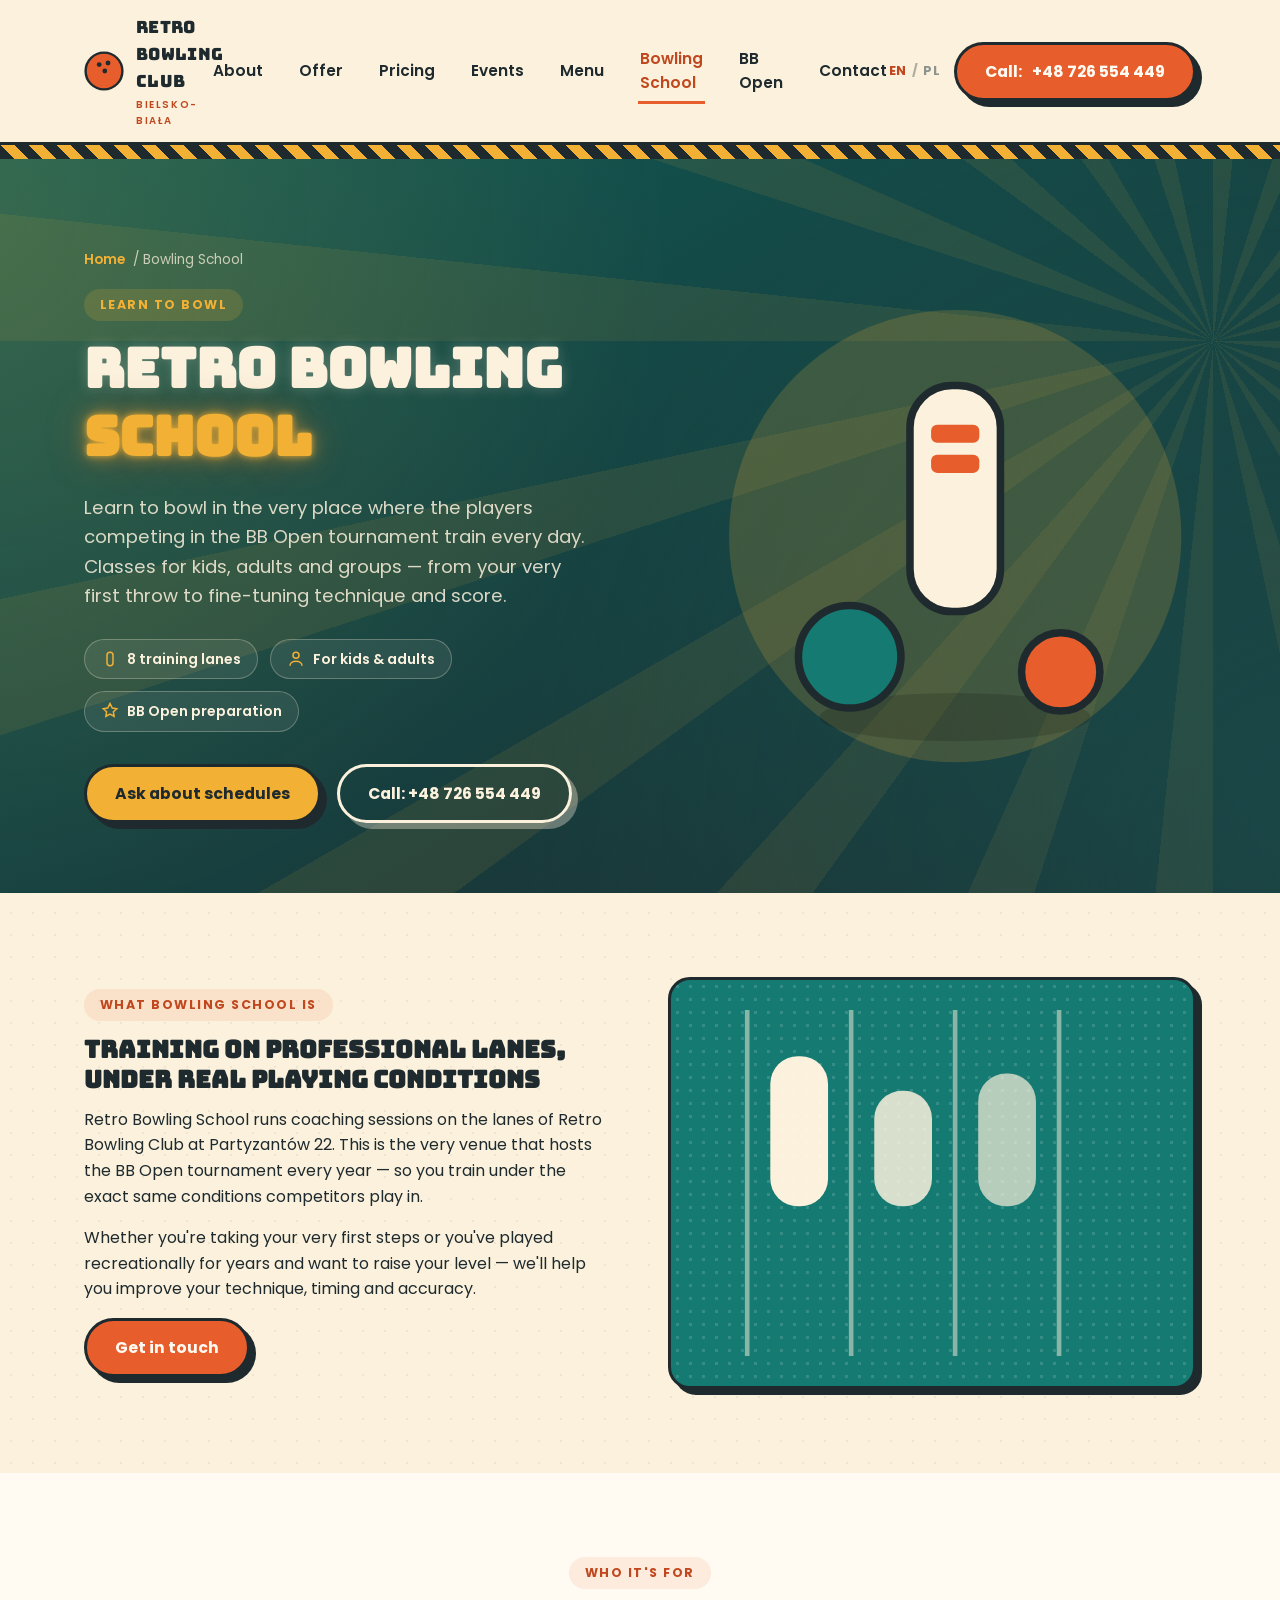
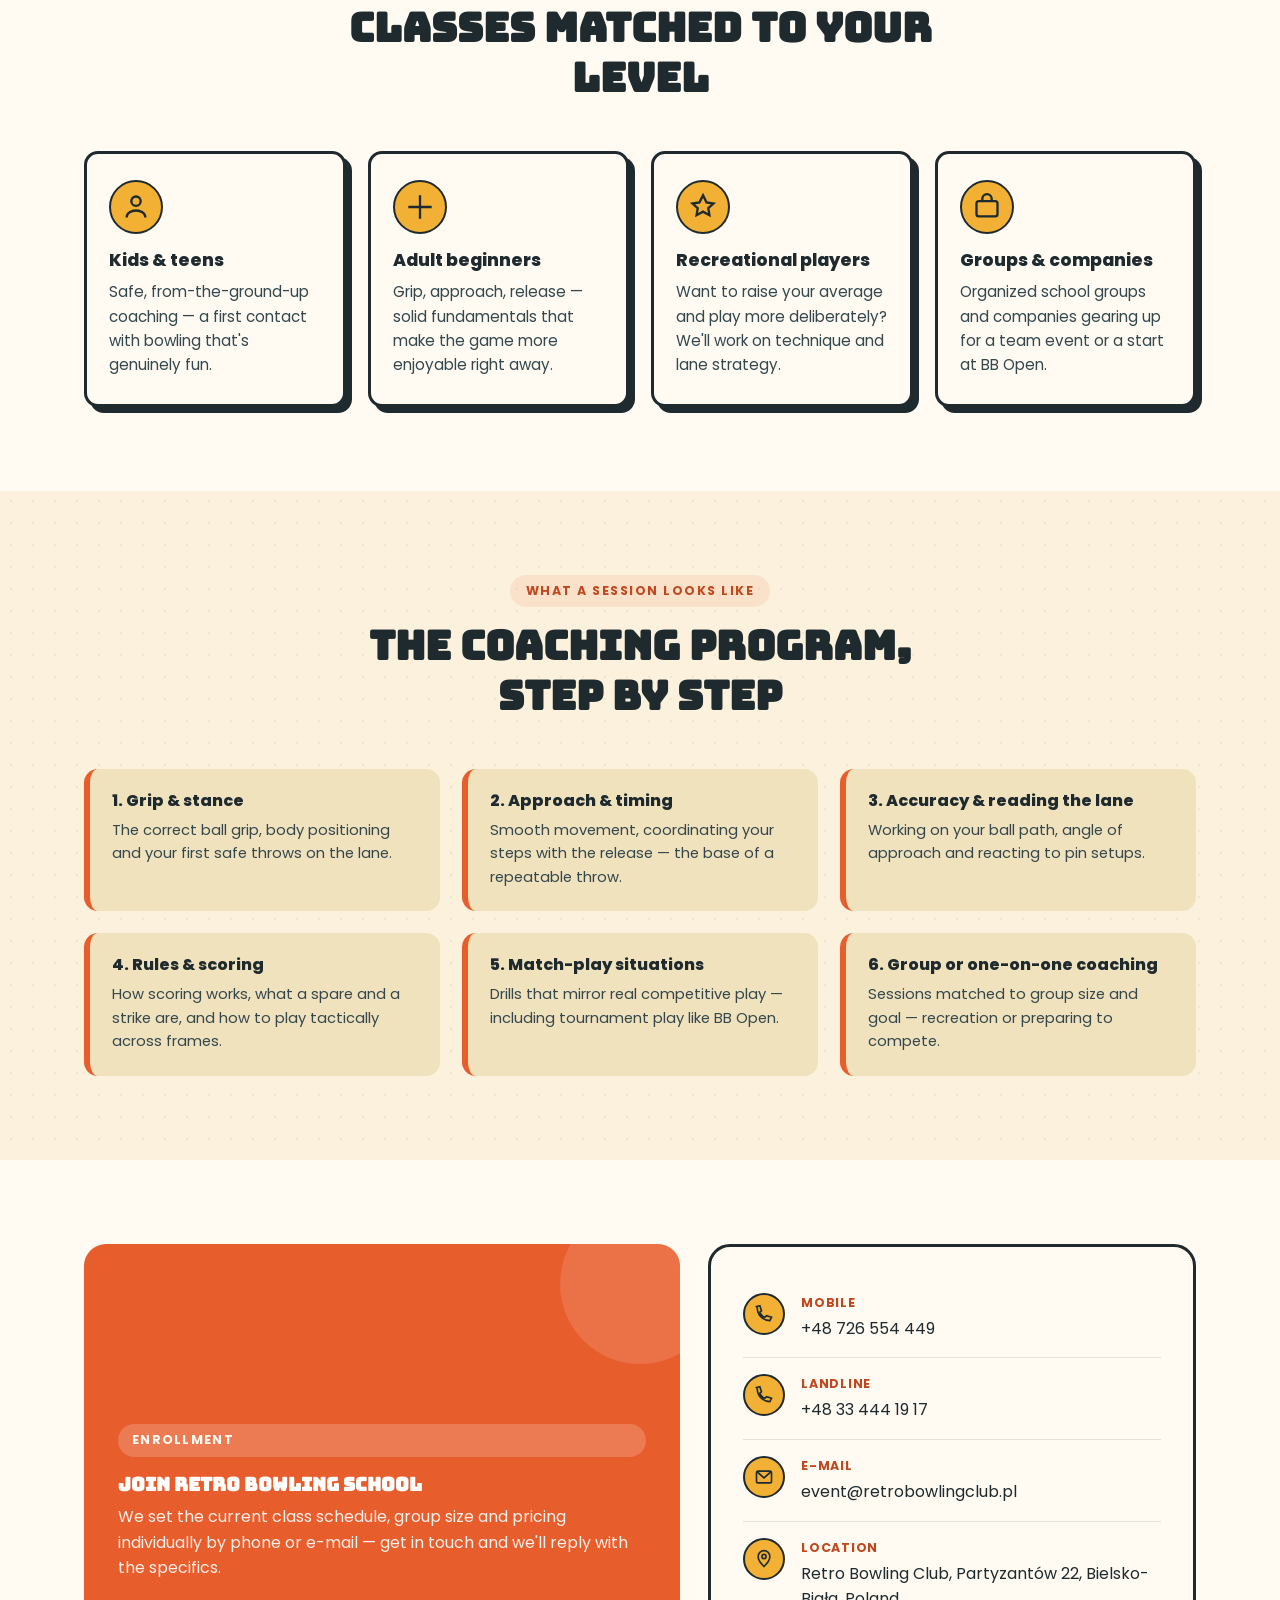
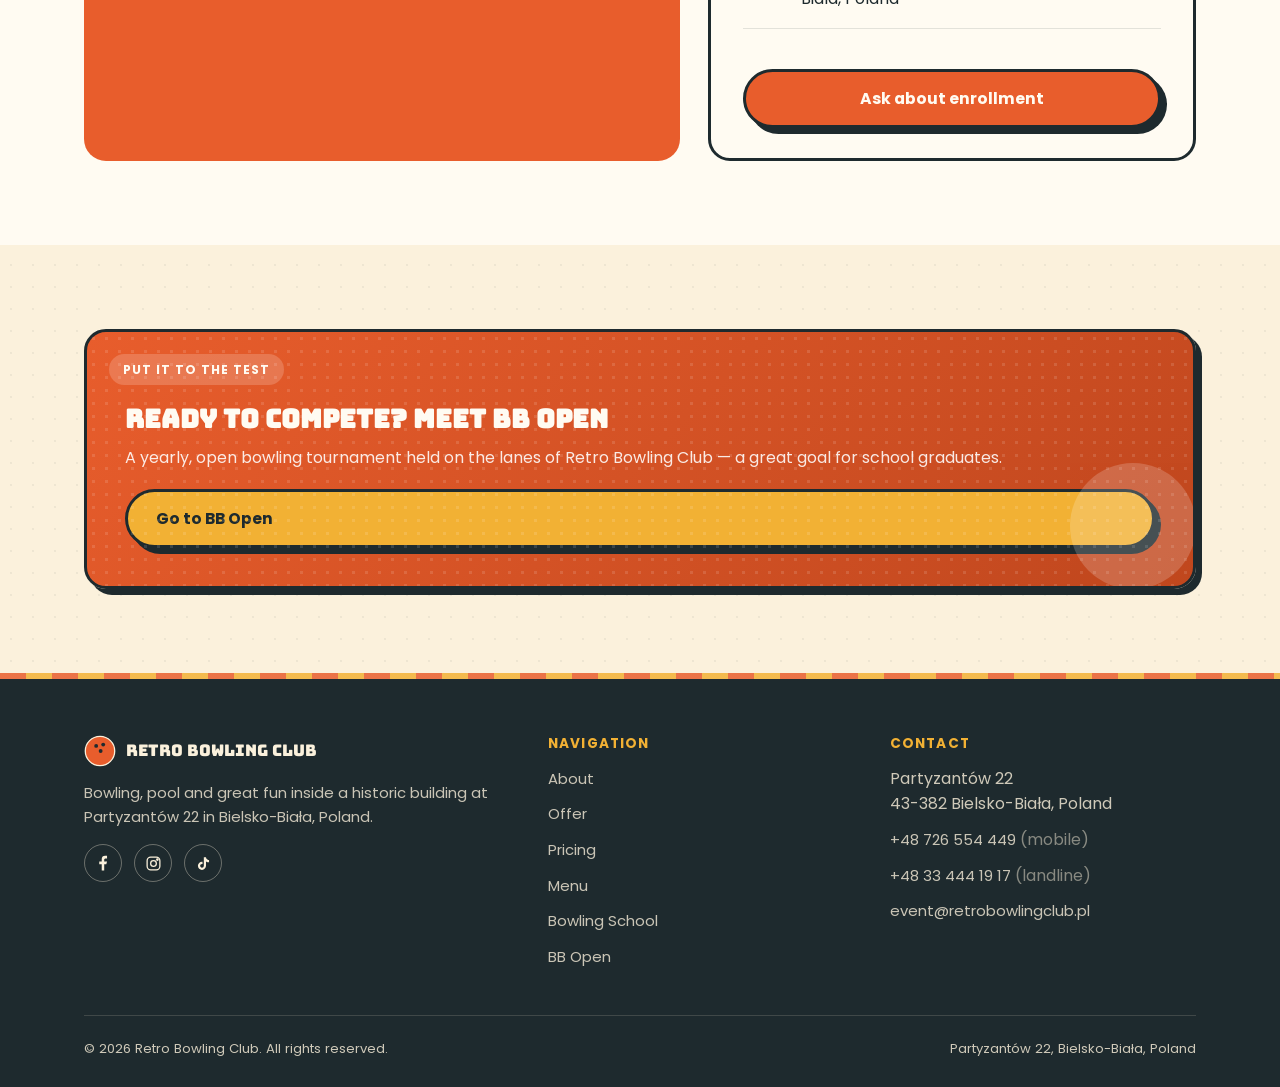
<file: en/bowling-school.html>
<!doctype html>
<html lang="en">
<head>
<meta charset="UTF-8">
<meta name="viewport" content="width=device-width, initial-scale=1.0">
<title>Bowling School — Learn to Bowl | Retro Bowling Club</title>
<meta name="description" content="Retro Bowling School at Retro Bowling Club in Bielsko-Biała, Poland — learn to bowl from scratch, for kids and adults. Technique, scoring and regular coaching.">
<link rel="icon" href="data:image/svg+xml,%3Csvg xmlns='http://www.w3.org/2000/svg' viewBox='0 0 100 100'%3E%3Ccircle cx='50' cy='50' r='46' fill='%23157A72' stroke='%231E2A2E' stroke-width='6'/%3E%3Crect x='38' y='24' width='24' height='52' rx='12' fill='%23FBF1DC'/%3E%3C/svg%3E">
<link rel="stylesheet" href="../assets/css/style.css">
</head>
<body>

<header class="site-header">
  <div class="nav-wrap">
    <a class="brand" href="index.html">
      <svg class="ball" viewBox="0 0 100 100" fill="none"><circle cx="50" cy="50" r="46" fill="#E85D2C" stroke="#1E2A2E" stroke-width="6"/><circle cx="38" cy="34" r="6" fill="#1E2A2E"/><circle cx="60" cy="30" r="6" fill="#1E2A2E"/><circle cx="52" cy="50" r="6" fill="#1E2A2E"/></svg>
      <span>RETRO BOWLING CLUB<small>Bielsko-Biała</small></span>
    </a>
    <nav class="nav-links" id="navLinks">
      <a href="index.html#about">About</a>
      <a href="index.html#offer">Offer</a>
      <a href="index.html#pricing">Pricing</a>
      <a href="index.html#events">Events</a>
      <a href="menu.html">Menu</a>
      <a href="bowling-school.html" class="active">Bowling School</a>
      <a href="bb-open.html">BB Open</a>
      <a href="index.html#contact">Contact</a>
    </nav>
    <div class="nav-cta">
      <div class="lang-switch"><a href="bowling-school.html" class="active">EN</a><span class="sep">/</span><a href="../bowling-school.html">PL</a></div>
      <a class="btn btn-primary" href="tel:+48726554449"><span class="full">Call:</span> +48 726 554 449</a>
      <button class="nav-toggle" id="navToggle" aria-label="Menu">
        <span></span><span></span><span></span>
      </button>
    </div>
  </div>
</header>
<div class="checker-strip"></div>

<main>

  <!-- HERO -->
  <section class="hero school">
    <div class="container hero-grid">
      <div>
        <div class="breadcrumb"><a href="index.html">Home</a> / Bowling School</div>
        <div class="eyebrow on-dark">Learn to bowl</div>
        <h1>Retro Bowling <span class="hi">School</span></h1>
        <p class="lead">Learn to bowl in the very place where the players competing in the BB Open tournament train every day. Classes for kids, adults and groups — from your very first throw to fine-tuning technique and score.</p>
        <div class="hero-facts">
          <div class="fact-pill"><svg viewBox="0 0 24 24" fill="none" stroke="#F2B134" stroke-width="2"><rect x="8" y="3" width="8" height="18" rx="4"/></svg>8 training lanes</div>
          <div class="fact-pill"><svg viewBox="0 0 24 24" fill="none" stroke="#F2B134" stroke-width="2"><circle cx="12" cy="7" r="4"/><path d="M4 21c0-4 4-6 8-6s8 2 8 6"/></svg>For kids &amp; adults</div>
          <div class="fact-pill"><svg viewBox="0 0 24 24" fill="none" stroke="#F2B134" stroke-width="2"><path d="M12 2l3 6 6 1-4.5 4 1 6-5.5-3-5.5 3 1-6L3 9l6-1 3-6Z"/></svg>BB Open preparation</div>
        </div>
        <div class="cta-row">
          <a class="btn btn-secondary" href="mailto:event@retrobowlingclub.pl">Ask about schedules</a>
          <a class="btn btn-ghost" href="tel:+48726554449">Call: +48 726 554 449</a>
        </div>
      </div>
      <div class="hero-art">
        <svg viewBox="0 0 320 320" fill="none">
          <circle cx="160" cy="160" r="150" fill="#F2B134" opacity=".18"/>
          <g transform="translate(60,40)">
            <ellipse cx="100" cy="240" rx="90" ry="16" fill="#000" opacity=".15"/>
            <rect x="70" y="20" width="60" height="150" rx="28" fill="#FBF1DC" stroke="#1E2A2E" stroke-width="5"/>
            <rect x="84" y="46" width="32" height="12" rx="4" fill="#E85D2C"/>
            <rect x="84" y="66" width="32" height="12" rx="4" fill="#E85D2C"/>
            <circle cx="30" cy="200" r="34" fill="#157A72" stroke="#1E2A2E" stroke-width="5"/>
            <circle cx="170" cy="210" r="26" fill="#E85D2C" stroke="#1E2A2E" stroke-width="5"/>
          </g>
        </svg>
      </div>
    </div>
  </section>

  <!-- ABOUT THE SCHOOL -->
  <section class="section-pad" id="about-school">
    <div class="container split">
      <div>
        <div class="eyebrow">What Bowling School is</div>
        <h2>Training on professional lanes, under real playing conditions</h2>
        <p>Retro Bowling School runs coaching sessions on the lanes of Retro Bowling Club at Partyzantów 22. This is the very venue that hosts the <a href="bb-open.html">BB Open</a> tournament every year — so you train under the exact same conditions competitors play in.</p>
        <p>Whether you're taking your very first steps or you've played recreationally for years and want to raise your level — we'll help you improve your technique, timing and accuracy.</p>
        <div class="cta-row">
          <a class="btn btn-primary" href="mailto:event@retrobowlingclub.pl">Get in touch</a>
        </div>
      </div>
      <div class="split-art">
        <svg viewBox="0 0 400 300" fill="none">
          <rect x="0" y="0" width="400" height="300" rx="18" fill="#157A72"/>
          <g stroke="#FBF1DC" stroke-width="4" opacity=".5">
            <line x1="40" y1="0" x2="40" y2="300"/>
            <line x1="130" y1="0" x2="130" y2="300"/>
            <line x1="220" y1="0" x2="220" y2="300"/>
            <line x1="310" y1="0" x2="310" y2="300"/>
          </g>
          <rect x="60" y="40" width="50" height="130" rx="24" fill="#FBF1DC"/>
          <rect x="150" y="70" width="50" height="100" rx="24" fill="#FBF1DC" opacity=".85"/>
          <rect x="240" y="55" width="50" height="115" rx="24" fill="#FBF1DC" opacity=".7"/>
        </svg>
      </div>
    </div>
  </section>

  <!-- WHO IT'S FOR -->
  <section class="section-pad bg-paper" id="who-its-for">
    <div class="container">
      <div class="section-head">
        <div class="eyebrow">Who it's for</div>
        <h2>Classes matched to your level</h2>
      </div>
      <div class="card-grid">
        <div class="offer-card">
          <div class="icon"><svg viewBox="0 0 24 24" fill="none" stroke="#1E2A2E" stroke-width="2"><circle cx="12" cy="7" r="4"/><path d="M4 21c0-4 4-6 8-6s8 2 8 6"/></svg></div>
          <h3>Kids &amp; teens</h3>
          <p>Safe, from-the-ground-up coaching — a first contact with bowling that's genuinely fun.</p>
        </div>
        <div class="offer-card">
          <div class="icon"><svg viewBox="0 0 24 24" fill="none" stroke="#1E2A2E" stroke-width="2"><path d="M12 2v20M2 12h20"/></svg></div>
          <h3>Adult beginners</h3>
          <p>Grip, approach, release — solid fundamentals that make the game more enjoyable right away.</p>
        </div>
        <div class="offer-card">
          <div class="icon"><svg viewBox="0 0 24 24" fill="none" stroke="#1E2A2E" stroke-width="2"><path d="M12 2l3 6 6 1-4.5 4 1 6-5.5-3-5.5 3 1-6L3 9l6-1 3-6Z"/></svg></div>
          <h3>Recreational players</h3>
          <p>Want to raise your average and play more deliberately? We'll work on technique and lane strategy.</p>
        </div>
        <div class="offer-card">
          <div class="icon"><svg viewBox="0 0 24 24" fill="none" stroke="#1E2A2E" stroke-width="2"><rect x="3" y="7" width="18" height="13" rx="2"/><path d="M8 7V5a4 4 0 0 1 8 0v2"/></svg></div>
          <h3>Groups &amp; companies</h3>
          <p>Organized school groups and companies gearing up for a team event or a start at BB Open.</p>
        </div>
      </div>
    </div>
  </section>

  <!-- PROGRAM -->
  <section class="section-pad" id="program">
    <div class="container">
      <div class="section-head">
        <div class="eyebrow">What a session looks like</div>
        <h2>The coaching program, step by step</h2>
      </div>
      <div class="event-grid">
        <div class="event-card"><h4>1. Grip &amp; stance</h4><p>The correct ball grip, body positioning and your first safe throws on the lane.</p></div>
        <div class="event-card"><h4>2. Approach &amp; timing</h4><p>Smooth movement, coordinating your steps with the release — the base of a repeatable throw.</p></div>
        <div class="event-card"><h4>3. Accuracy &amp; reading the lane</h4><p>Working on your ball path, angle of approach and reacting to pin setups.</p></div>
        <div class="event-card"><h4>4. Rules &amp; scoring</h4><p>How scoring works, what a spare and a strike are, and how to play tactically across frames.</p></div>
        <div class="event-card"><h4>5. Match-play situations</h4><p>Drills that mirror real competitive play — including tournament play like BB Open.</p></div>
        <div class="event-card"><h4>6. Group or one-on-one coaching</h4><p>Sessions matched to group size and goal — recreation or preparing to compete.</p></div>
      </div>
    </div>
  </section>

  <!-- ENROLLMENT CTA -->
  <section class="section-pad bg-paper" id="enroll">
    <div class="container">
      <div class="pricing-wrap">
        <div class="price-highlight">
          <span class="tag">Enrollment</span>
          <h3 style="color:#fff;margin-bottom:8px;">Join Retro Bowling School</h3>
          <p style="color:rgba(255,255,255,.9);margin-bottom:0;">We set the current class schedule, group size and pricing individually by phone or e-mail — get in touch and we'll reply with the specifics.</p>
        </div>
        <div class="price-table">
          <div class="contact-row">
            <div class="icon"><svg viewBox="0 0 24 24" fill="none" stroke="#1E2A2E" stroke-width="2"><path d="M4 5c0 8 7 15 15 15l2-4-6-2-2 2c-3-1-5-3-6-6l2-2-2-6-4 1Z"/></svg></div>
            <div><strong>Mobile</strong><a href="tel:+48726554449">+48 726 554 449</a></div>
          </div>
          <div class="contact-row">
            <div class="icon"><svg viewBox="0 0 24 24" fill="none" stroke="#1E2A2E" stroke-width="2"><path d="M4 5c0 8 7 15 15 15l2-4-6-2-2 2c-3-1-5-3-6-6l2-2-2-6-4 1Z"/></svg></div>
            <div><strong>Landline</strong><a href="tel:+48334441917">+48 33 444 19 17</a></div>
          </div>
          <div class="contact-row">
            <div class="icon"><svg viewBox="0 0 24 24" fill="none" stroke="#1E2A2E" stroke-width="2"><rect x="3" y="5" width="18" height="14" rx="2"/><path d="m4 6 8 7 8-7"/></svg></div>
            <div><strong>E-mail</strong><a href="mailto:event@retrobowlingclub.pl">event@retrobowlingclub.pl</a></div>
          </div>
          <div class="contact-row">
            <div class="icon"><svg viewBox="0 0 24 24" fill="none" stroke="#1E2A2E" stroke-width="2"><path d="M12 21s7-6.6 7-12a7 7 0 1 0-14 0c0 5.4 7 12 7 12Z"/><circle cx="12" cy="9" r="2.5"/></svg></div>
            <div><strong>Location</strong>Retro Bowling Club, Partyzantów 22, Bielsko-Biała, Poland</div>
          </div>
          <a class="btn btn-primary btn-block mt-lg" href="mailto:event@retrobowlingclub.pl">Ask about enrollment</a>
        </div>
      </div>
    </div>
  </section>

  <!-- LINK TO BB OPEN -->
  <section class="section-pad" id="related">
    <div class="container">
      <div class="cross-grid" style="grid-template-columns: 1fr;">
        <a class="cross-card tournament" href="bb-open.html">
          <span class="badge">Put it to the test</span>
          <svg class="pins" viewBox="0 0 100 100" fill="#fff"><circle cx="50" cy="50" r="45"/></svg>
          <h3>Ready to compete? Meet BB Open</h3>
          <p>A yearly, open bowling tournament held on the lanes of Retro Bowling Club — a great goal for school graduates.</p>
          <span class="btn btn-secondary">Go to BB Open</span>
        </a>
      </div>
    </div>
  </section>

</main>

<div class="lane-divider"></div>

<footer class="site-footer">
  <div class="container">
    <div class="footer-grid">
      <div>
        <div class="footer-brand">
          <svg viewBox="0 0 100 100" fill="none"><circle cx="50" cy="50" r="46" fill="#E85D2C" stroke="#FBF1DC" stroke-width="4"/><circle cx="38" cy="34" r="6" fill="#1E2A2E"/><circle cx="60" cy="30" r="6" fill="#1E2A2E"/><circle cx="52" cy="50" r="6" fill="#1E2A2E"/></svg>
          RETRO BOWLING CLUB
        </div>
        <p>Bowling, pool and great fun inside a historic building at Partyzantów 22 in Bielsko-Biała, Poland.</p>
        <div class="social-row">
          <a href="https://www.facebook.com/RetroBowlingClub/" target="_blank" rel="noopener" aria-label="Facebook"><svg viewBox="0 0 24 24" fill="#FBF1DC"><path d="M13 22v-9h3l1-4h-4V7c0-1.1.6-2 2.2-2H17V1.2S15.6 1 14.2 1C11.3 1 9.5 2.7 9.5 5.6V9H6v4h3.5v9h3.5Z"/></svg></a>
          <a href="https://www.instagram.com/retrobowlingclub/" target="_blank" rel="noopener" aria-label="Instagram"><svg viewBox="0 0 24 24" fill="none" stroke="#FBF1DC" stroke-width="1.8"><rect x="3" y="3" width="18" height="18" rx="5"/><circle cx="12" cy="12" r="4"/><circle cx="17.5" cy="6.5" r="1"/></svg></a>
          <a href="https://www.tiktok.com/@retrobowling6" target="_blank" rel="noopener" aria-label="TikTok"><svg viewBox="0 0 24 24" fill="#FBF1DC"><path d="M16.6 5.82s.51.5 0 0A4.278 4.278 0 0 1 15.54 3h-3.09v12.4a2.592 2.592 0 0 1-2.59 2.5c-1.42 0-2.6-1.16-2.6-2.6 0-1.72 1.66-3.01 3.37-2.48V9.66c-3.45-.46-6.47 2.22-6.47 5.64 0 3.33 2.76 5.7 5.69 5.7 3.14 0 5.69-2.55 5.69-5.7V9.01a7.35 7.35 0 0 0 4.3 1.38V7.3s-1.88.09-3.24-1.48Z"/></svg></a>
        </div>
      </div>
      <div>
        <h4>Navigation</h4>
        <ul>
          <li><a href="index.html#about">About</a></li>
          <li><a href="index.html#offer">Offer</a></li>
          <li><a href="index.html#pricing">Pricing</a></li>
          <li><a href="menu.html">Menu</a></li>
          <li><a href="bowling-school.html">Bowling School</a></li>
          <li><a href="bb-open.html">BB Open</a></li>
        </ul>
      </div>
      <div>
        <h4>Contact</h4>
        <ul>
          <li>Partyzantów 22<br>43-382 Bielsko-Biała, Poland</li>
          <li><a href="tel:+48726554449">+48 726 554 449</a> <span style="opacity:.6;">(mobile)</span></li>
          <li><a href="tel:+48334441917">+48 33 444 19 17</a> <span style="opacity:.6;">(landline)</span></li>
          <li><a href="mailto:event@retrobowlingclub.pl">event@retrobowlingclub.pl</a></li>
        </ul>
      </div>
    </div>
    <div class="footer-bottom">
      <span>© 2026 Retro Bowling Club. All rights reserved.</span>
      <span>Partyzantów 22, Bielsko-Biała, Poland</span>
    </div>
  </div>
</footer>

<a class="btn btn-primary sticky-call" href="tel:+48726554449">📞 Call now</a>

<script src="../assets/js/main.js"></script>
</body>
</html>
</file>
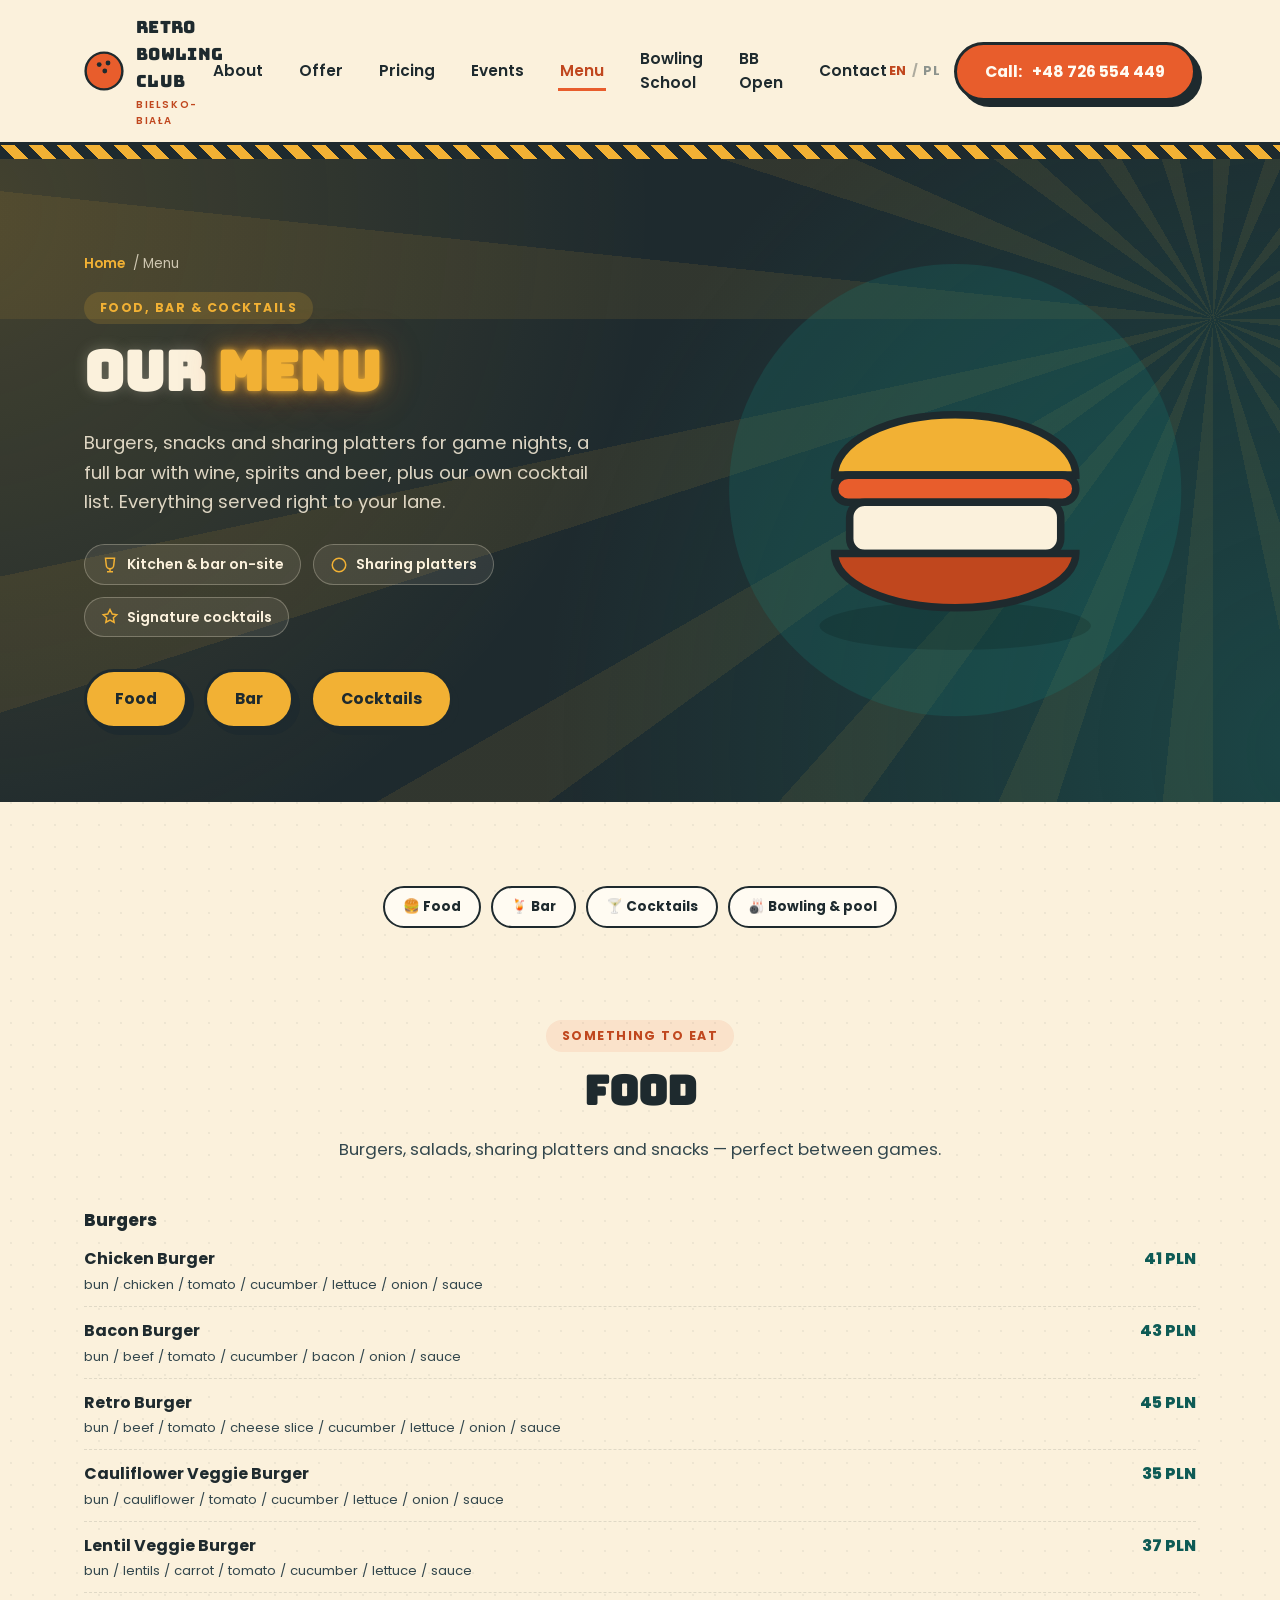
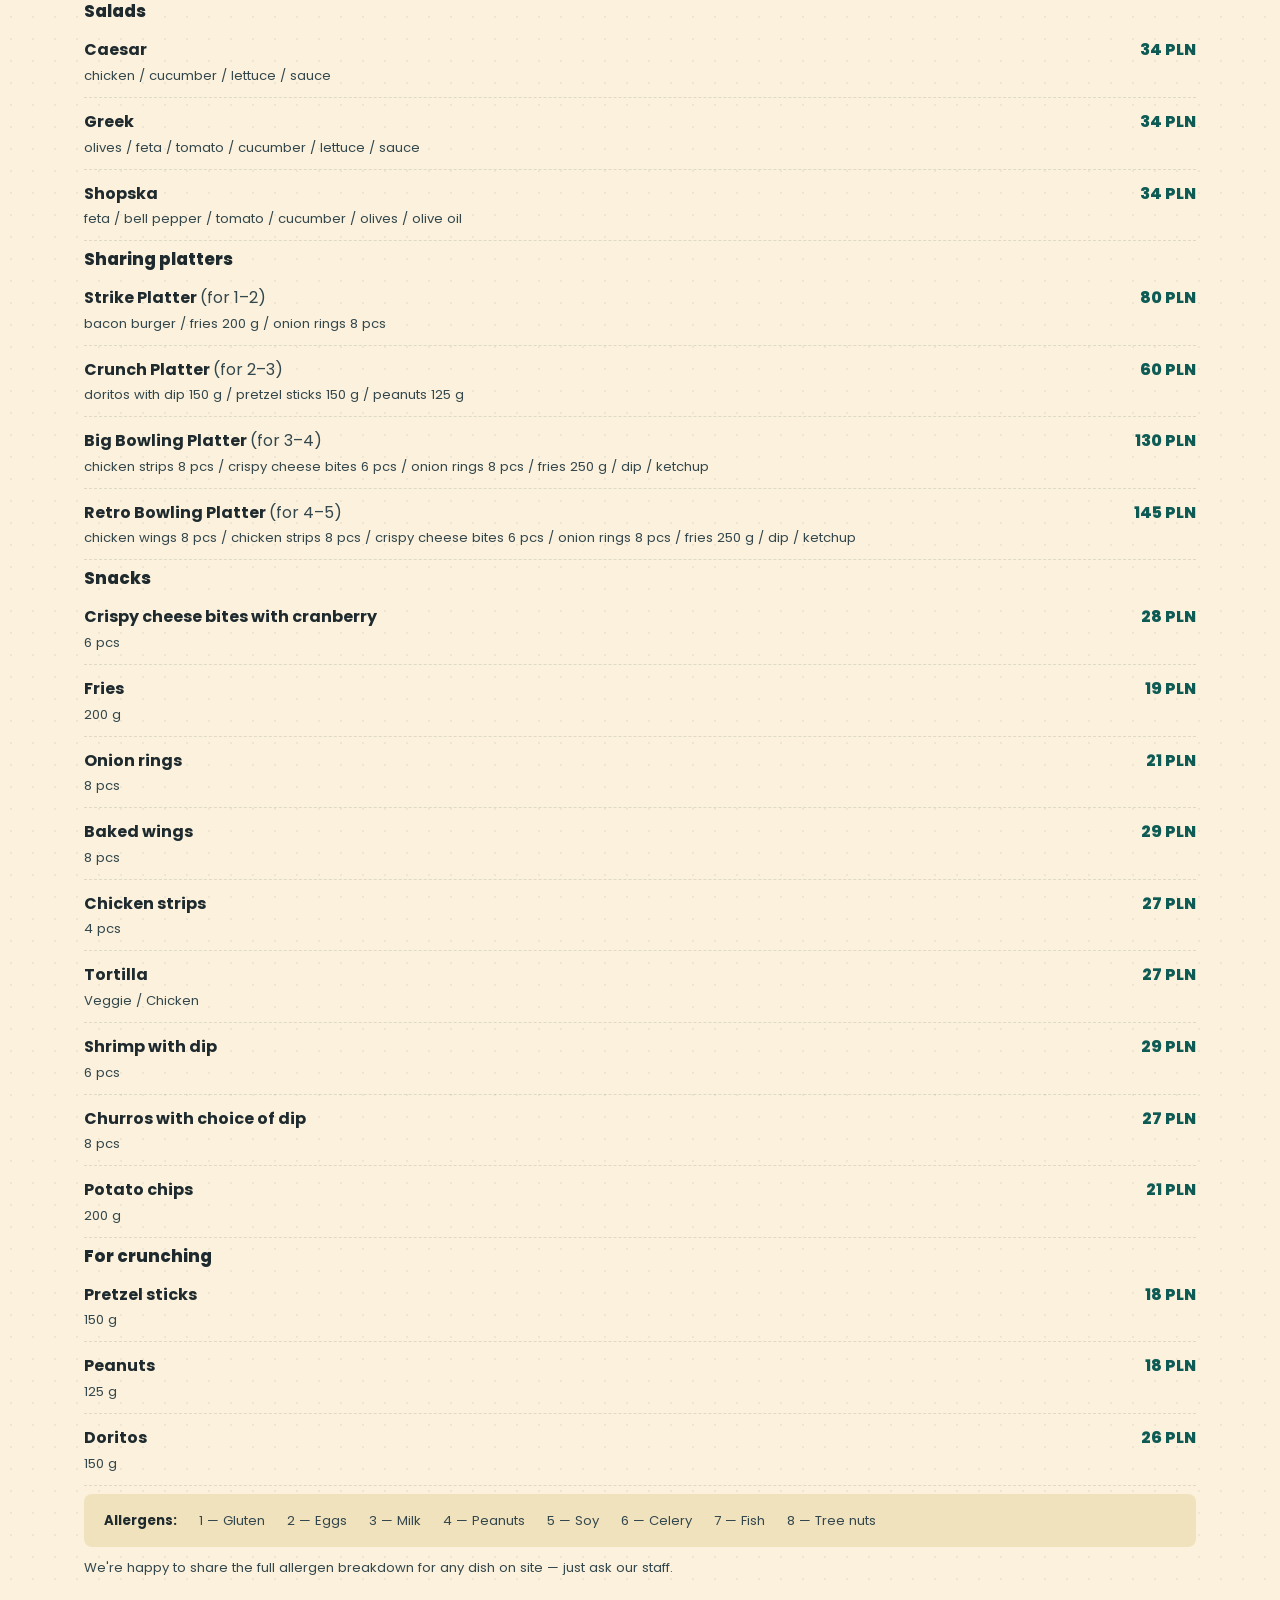
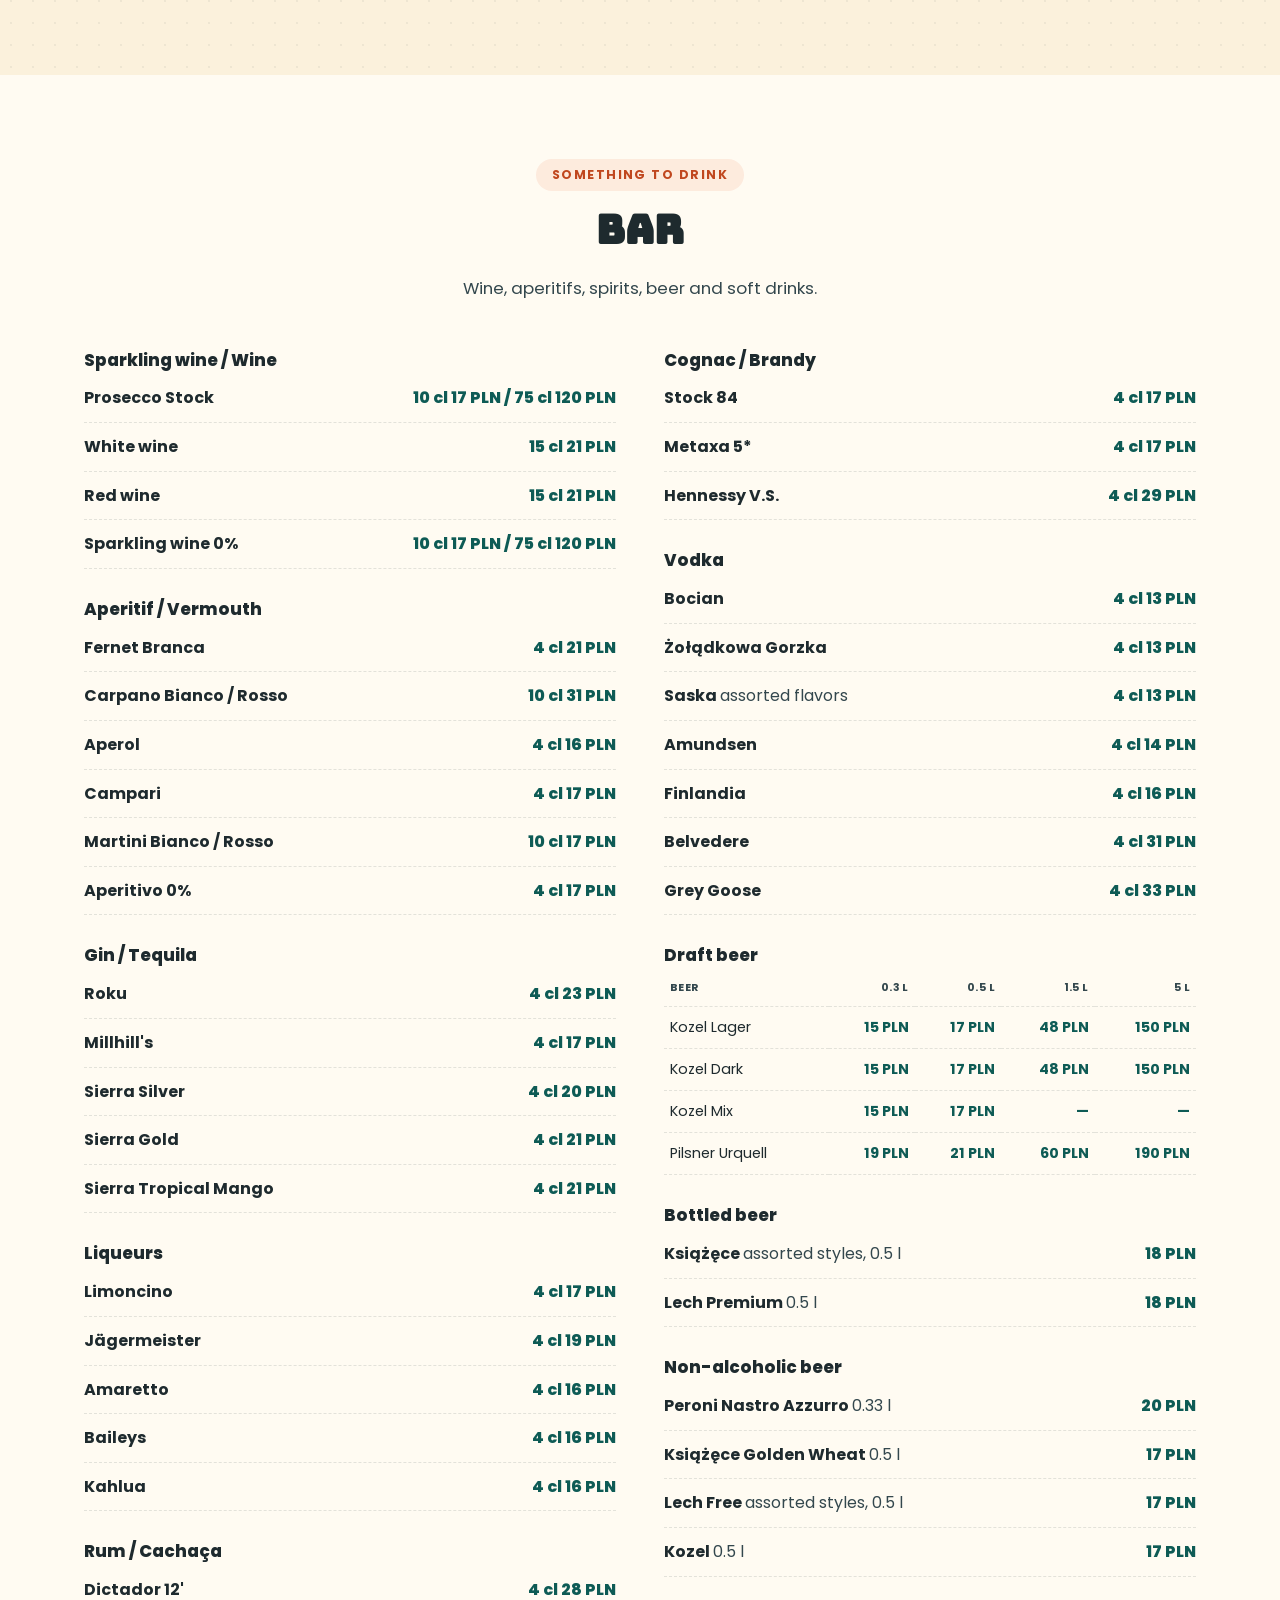
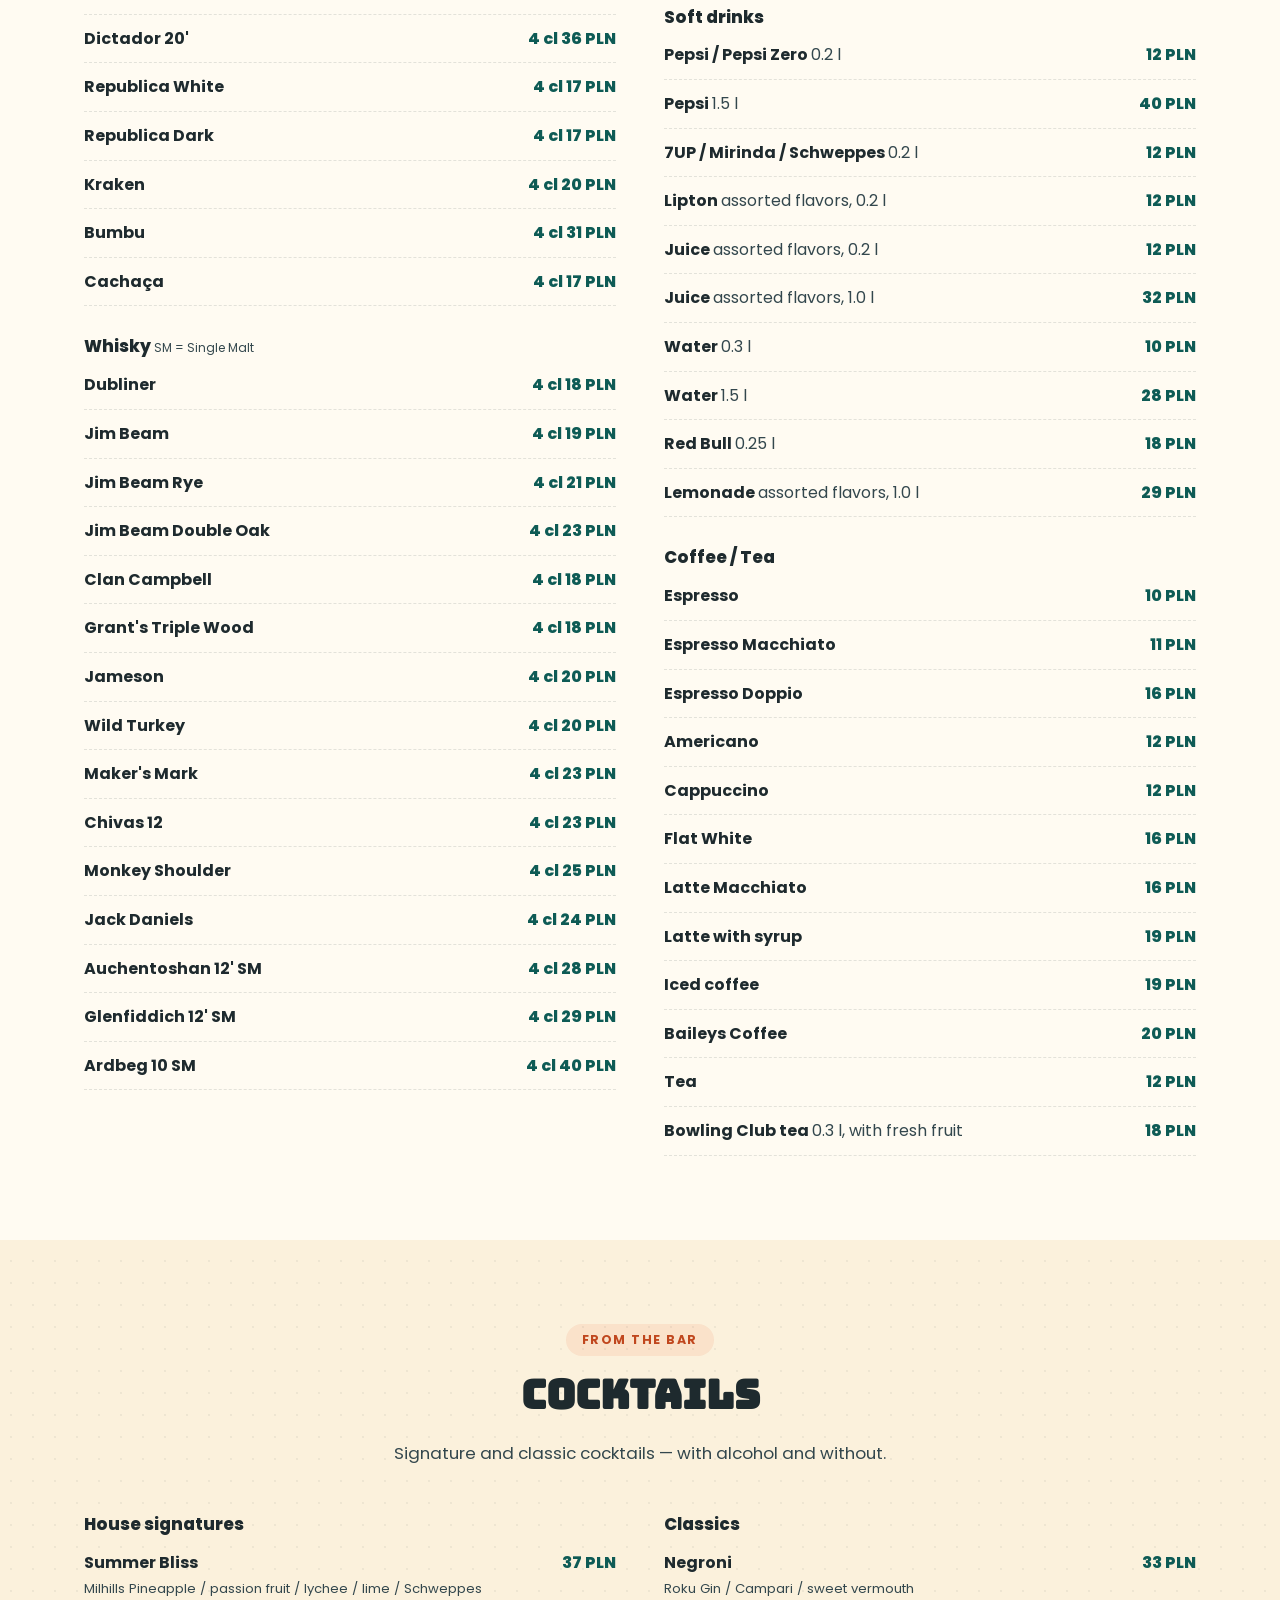
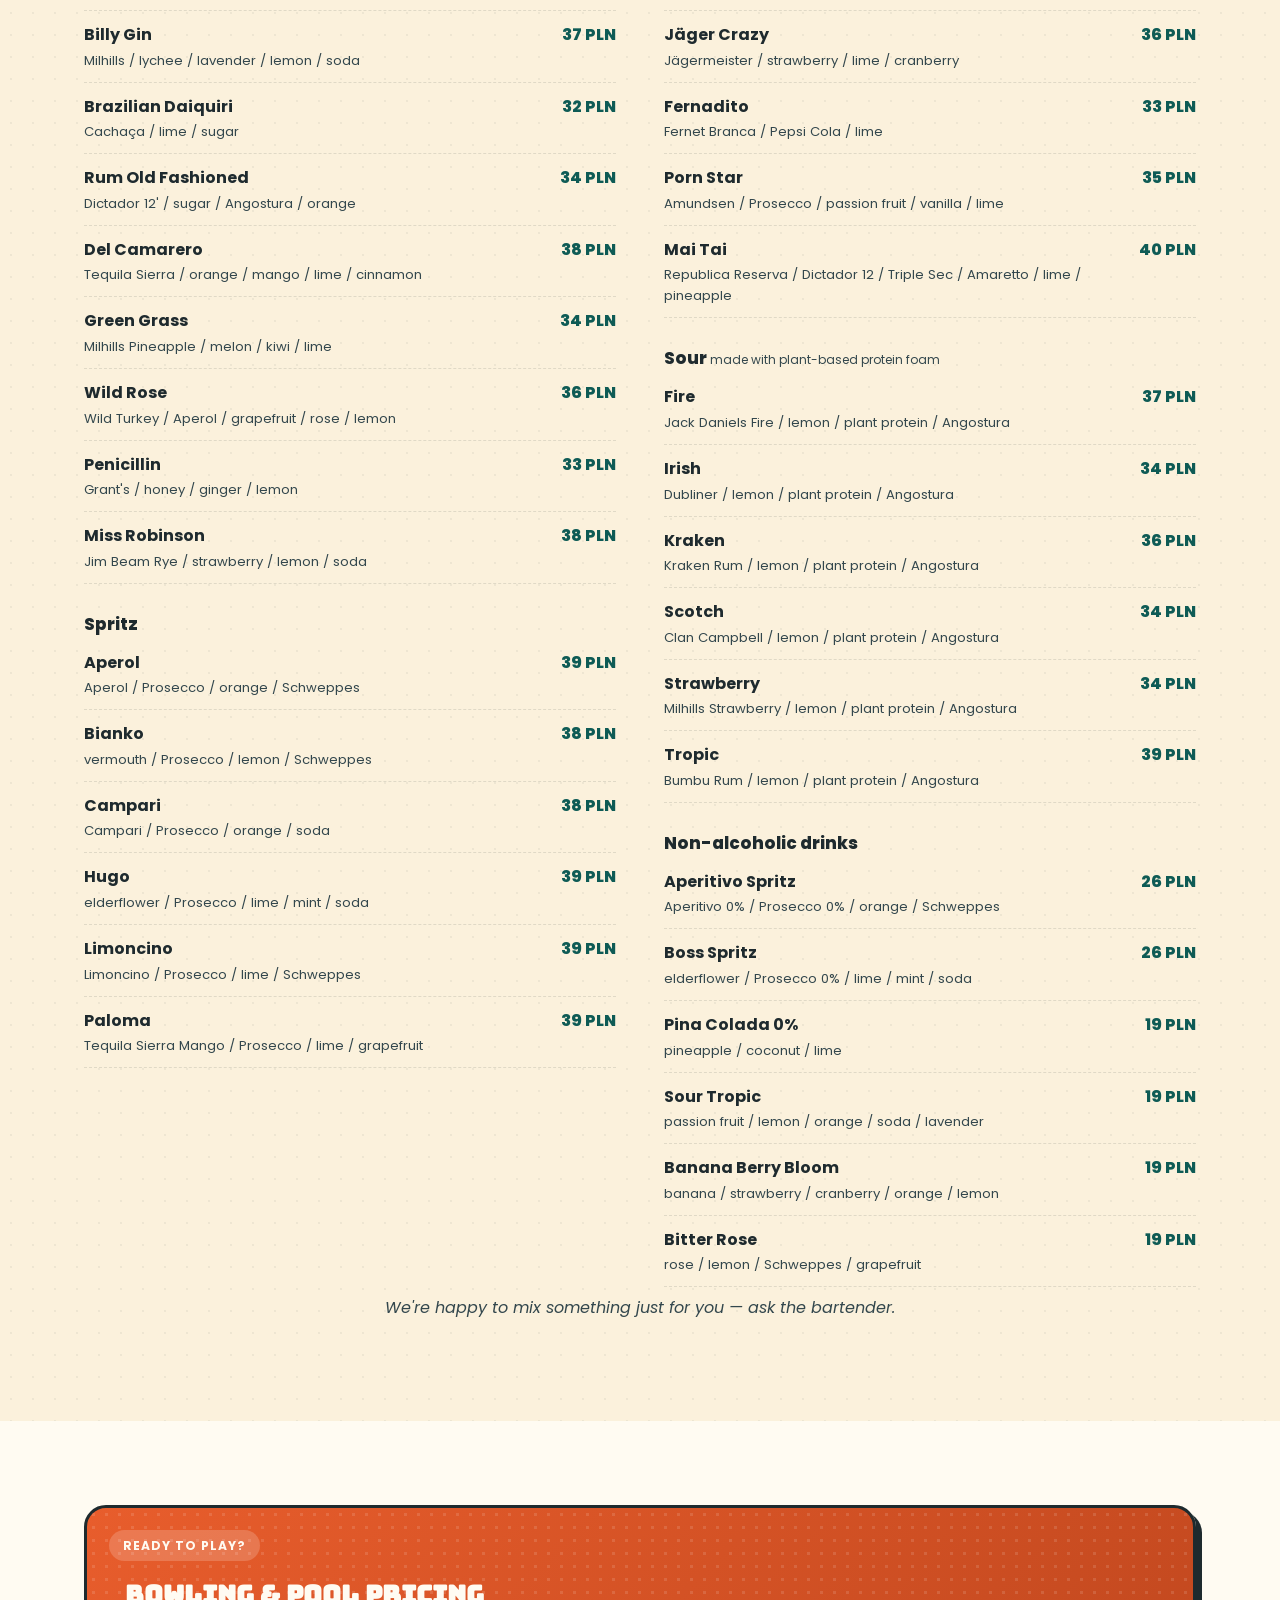
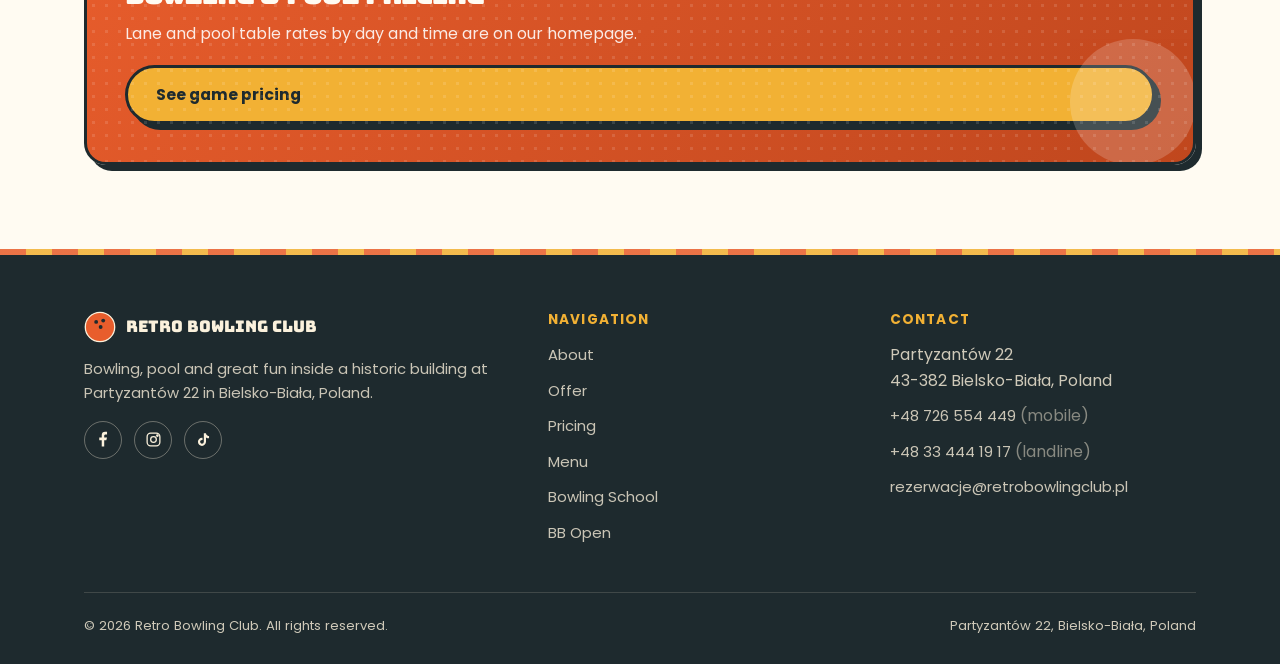
<file: en/menu.html>
<!doctype html>
<html lang="en">
<head>
<meta charset="UTF-8">
<meta name="viewport" content="width=device-width, initial-scale=1.0">
<title>Menu — food, bar &amp; cocktails | Retro Bowling Club</title>
<meta name="description" content="Full menu at Retro Bowling Club in Bielsko-Biała, Poland — burgers, snacks, sharing platters, a full bar (wine, spirits, beer) and a cocktail list. Check prices before your visit.">
<link rel="icon" href="data:image/svg+xml,%3Csvg xmlns='http://www.w3.org/2000/svg' viewBox='0 0 100 100'%3E%3Ccircle cx='50' cy='50' r='46' fill='%23E85D2C' stroke='%231E2A2E' stroke-width='6'/%3E%3Ccircle cx='38' cy='34' r='6' fill='%231E2A2E'/%3E%3Ccircle cx='60' cy='30' r='6' fill='%231E2A2E'/%3E%3Ccircle cx='52' cy='50' r='6' fill='%231E2A2E'/%3E%3C/svg%3E">
<link rel="stylesheet" href="../assets/css/style.css">
</head>
<body>

<header class="site-header">
  <div class="nav-wrap">
    <a class="brand" href="index.html">
      <svg class="ball" viewBox="0 0 100 100" fill="none"><circle cx="50" cy="50" r="46" fill="#E85D2C" stroke="#1E2A2E" stroke-width="6"/><circle cx="38" cy="34" r="6" fill="#1E2A2E"/><circle cx="60" cy="30" r="6" fill="#1E2A2E"/><circle cx="52" cy="50" r="6" fill="#1E2A2E"/></svg>
      <span>RETRO BOWLING CLUB<small>Bielsko-Biała</small></span>
    </a>
    <nav class="nav-links" id="navLinks">
      <a href="index.html#about">About</a>
      <a href="index.html#offer">Offer</a>
      <a href="index.html#pricing">Pricing</a>
      <a href="index.html#events">Events</a>
      <a href="menu.html" class="active">Menu</a>
      <a href="bowling-school.html">Bowling School</a>
      <a href="bb-open.html">BB Open</a>
      <a href="index.html#contact">Contact</a>
    </nav>
    <div class="nav-cta">
      <div class="lang-switch"><a href="menu.html" class="active">EN</a><span class="sep">/</span><a href="../menu.html">PL</a></div>
      <a class="btn btn-primary" href="tel:+48726554449"><span class="full">Call:</span> +48 726 554 449</a>
      <button class="nav-toggle" id="navToggle" aria-label="Menu">
        <span></span><span></span><span></span>
      </button>
    </div>
  </div>
</header>
<div class="checker-strip"></div>

<main>

  <!-- HERO -->
  <section class="hero">
    <div class="container hero-grid">
      <div>
        <div class="breadcrumb"><a href="index.html">Home</a> / Menu</div>
        <div class="eyebrow on-dark">Food, bar &amp; cocktails</div>
        <h1>Our <span class="hi">Menu</span></h1>
        <p class="lead">Burgers, snacks and sharing platters for game nights, a full bar with wine, spirits and beer, plus our own cocktail list. Everything served right to your lane.</p>
        <div class="hero-facts">
          <div class="fact-pill"><svg viewBox="0 0 24 24" fill="none" stroke="#F2B134" stroke-width="2"><path d="M6 3h12l-1 9a5 5 0 0 1-10 0L6 3Z"/><path d="M12 17v4M8 21h8"/></svg>Kitchen &amp; bar on-site</div>
          <div class="fact-pill"><svg viewBox="0 0 24 24" fill="none" stroke="#F2B134" stroke-width="2"><circle cx="12" cy="12" r="9"/></svg>Sharing platters</div>
          <div class="fact-pill"><svg viewBox="0 0 24 24" fill="none" stroke="#F2B134" stroke-width="2"><path d="M12 2l3 6 6 1-4.5 4 1 6-5.5-3-5.5 3 1-6L3 9l6-1 3-6Z"/></svg>Signature cocktails</div>
        </div>
        <div class="cta-row">
          <a class="btn btn-secondary" href="#food">Food</a>
          <a class="btn btn-secondary" href="#bar">Bar</a>
          <a class="btn btn-secondary" href="#cocktails">Cocktails</a>
        </div>
      </div>
      <div class="hero-art">
        <svg viewBox="0 0 320 320" fill="none">
          <circle cx="160" cy="160" r="150" fill="#157A72" opacity=".25"/>
          <g transform="translate(60,60)">
            <ellipse cx="100" cy="190" rx="90" ry="16" fill="#000" opacity=".15"/>
            <path d="M20 90a80 40 0 0 1 160 0Z" fill="#F2B134" stroke="#1E2A2E" stroke-width="5"/>
            <rect x="20" y="90" width="160" height="18" rx="9" fill="#E85D2C" stroke="#1E2A2E" stroke-width="5"/>
            <rect x="30" y="108" width="140" height="34" rx="10" fill="#FBF1DC" stroke="#1E2A2E" stroke-width="5"/>
            <path d="M20 142a80 36 0 0 0 160 0Z" fill="#C0471E" stroke="#1E2A2E" stroke-width="5"/>
          </g>
        </svg>
      </div>
    </div>
  </section>

  <!-- JUMP NAV -->
  <section class="section-pad" style="padding-bottom:0;">
    <div class="container">
      <nav class="menu-jumpnav">
        <a href="#food">🍔 Food</a>
        <a href="#bar">🍹 Bar</a>
        <a href="#cocktails">🍸 Cocktails</a>
        <a href="index.html#pricing">🎳 Bowling &amp; pool</a>
      </nav>
    </div>
  </section>

  <!-- FOOD -->
  <section class="section-pad" id="food">
    <div class="container">
      <div class="section-head">
        <div class="eyebrow">Something to eat</div>
        <h2>Food</h2>
        <p>Burgers, salads, sharing platters and snacks — perfect between games.</p>
      </div>

      <div class="menu-cat">
        <h3>Burgers</h3>
        <div class="menu-list">
          <div class="menu-item"><div><span class="name">Chicken Burger</span><span class="desc">bun / chicken / tomato / cucumber / lettuce / onion / sauce</span></div><span class="price">41 PLN</span></div>
          <div class="menu-item"><div><span class="name">Bacon Burger</span><span class="desc">bun / beef / tomato / cucumber / bacon / onion / sauce</span></div><span class="price">43 PLN</span></div>
          <div class="menu-item"><div><span class="name">Retro Burger</span><span class="desc">bun / beef / tomato / cheese slice / cucumber / lettuce / onion / sauce</span></div><span class="price">45 PLN</span></div>
          <div class="menu-item"><div><span class="name">Cauliflower Veggie Burger</span><span class="desc">bun / cauliflower / tomato / cucumber / lettuce / onion / sauce</span></div><span class="price">35 PLN</span></div>
          <div class="menu-item"><div><span class="name">Lentil Veggie Burger</span><span class="desc">bun / lentils / carrot / tomato / cucumber / lettuce / sauce</span></div><span class="price">37 PLN</span></div>
        </div>
      </div>

      <div class="menu-cat">
        <h3>Salads</h3>
        <div class="menu-list">
          <div class="menu-item"><div><span class="name">Caesar</span><span class="desc">chicken / cucumber / lettuce / sauce</span></div><span class="price">34 PLN</span></div>
          <div class="menu-item"><div><span class="name">Greek</span><span class="desc">olives / feta / tomato / cucumber / lettuce / sauce</span></div><span class="price">34 PLN</span></div>
          <div class="menu-item"><div><span class="name">Shopska</span><span class="desc">feta / bell pepper / tomato / cucumber / olives / olive oil</span></div><span class="price">34 PLN</span></div>
        </div>
      </div>

      <div class="menu-cat">
        <h3>Sharing platters</h3>
        <div class="menu-list">
          <div class="menu-item"><div><span class="name">Strike Platter <span style="font-weight:400;color:var(--navy-soft);">(for 1–2)</span></span><span class="desc">bacon burger / fries 200 g / onion rings 8 pcs</span></div><span class="price">80 PLN</span></div>
          <div class="menu-item"><div><span class="name">Crunch Platter <span style="font-weight:400;color:var(--navy-soft);">(for 2–3)</span></span><span class="desc">doritos with dip 150 g / pretzel sticks 150 g / peanuts 125 g</span></div><span class="price">60 PLN</span></div>
          <div class="menu-item"><div><span class="name">Big Bowling Platter <span style="font-weight:400;color:var(--navy-soft);">(for 3–4)</span></span><span class="desc">chicken strips 8 pcs / crispy cheese bites 6 pcs / onion rings 8 pcs / fries 250 g / dip / ketchup</span></div><span class="price">130 PLN</span></div>
          <div class="menu-item"><div><span class="name">Retro Bowling Platter <span style="font-weight:400;color:var(--navy-soft);">(for 4–5)</span></span><span class="desc">chicken wings 8 pcs / chicken strips 8 pcs / crispy cheese bites 6 pcs / onion rings 8 pcs / fries 250 g / dip / ketchup</span></div><span class="price">145 PLN</span></div>
        </div>
      </div>

      <div class="menu-cat">
        <h3>Snacks</h3>
        <div class="menu-list">
          <div class="menu-item"><div><span class="name">Crispy cheese bites with cranberry</span><span class="desc">6 pcs</span></div><span class="price">28 PLN</span></div>
          <div class="menu-item"><div><span class="name">Fries</span><span class="desc">200 g</span></div><span class="price">19 PLN</span></div>
          <div class="menu-item"><div><span class="name">Onion rings</span><span class="desc">8 pcs</span></div><span class="price">21 PLN</span></div>
          <div class="menu-item"><div><span class="name">Baked wings</span><span class="desc">8 pcs</span></div><span class="price">29 PLN</span></div>
          <div class="menu-item"><div><span class="name">Chicken strips</span><span class="desc">4 pcs</span></div><span class="price">27 PLN</span></div>
          <div class="menu-item"><div><span class="name">Tortilla</span><span class="desc">Veggie / Chicken</span></div><span class="price">27 PLN</span></div>
          <div class="menu-item"><div><span class="name">Shrimp with dip</span><span class="desc">6 pcs</span></div><span class="price">29 PLN</span></div>
          <div class="menu-item"><div><span class="name">Churros with choice of dip</span><span class="desc">8 pcs</span></div><span class="price">27 PLN</span></div>
          <div class="menu-item"><div><span class="name">Potato chips</span><span class="desc">200 g</span></div><span class="price">21 PLN</span></div>
        </div>
      </div>

      <div class="menu-cat">
        <h3>For crunching</h3>
        <div class="menu-list">
          <div class="menu-item"><div><span class="name">Pretzel sticks</span><span class="desc">150 g</span></div><span class="price">18 PLN</span></div>
          <div class="menu-item"><div><span class="name">Peanuts</span><span class="desc">125 g</span></div><span class="price">18 PLN</span></div>
          <div class="menu-item"><div><span class="name">Doritos</span><span class="desc">150 g</span></div><span class="price">26 PLN</span></div>
        </div>
      </div>

      <div class="allergen-legend">
        <span><strong>Allergens:</strong></span>
        <span>1 — Gluten</span><span>2 — Eggs</span><span>3 — Milk</span><span>4 — Peanuts</span>
        <span>5 — Soy</span><span>6 — Celery</span><span>7 — Fish</span><span>8 — Tree nuts</span>
      </div>
      <p style="font-size:.82rem;color:var(--navy-soft);margin-top:10px;">We're happy to share the full allergen breakdown for any dish on site — just ask our staff.</p>
    </div>
  </section>

  <!-- BAR -->
  <section class="section-pad bg-paper" id="bar">
    <div class="container">
      <div class="section-head">
        <div class="eyebrow">Something to drink</div>
        <h2>Bar</h2>
        <p>Wine, aperitifs, spirits, beer and soft drinks.</p>
      </div>

      <div class="menu-2col">
        <div class="menu-cat">
          <h3>Sparkling wine / Wine</h3>
          <div class="menu-list">
            <div class="menu-item"><span class="name">Prosecco Stock</span><span class="price">10 cl 17 PLN / 75 cl 120 PLN</span></div>
            <div class="menu-item"><span class="name">White wine</span><span class="price">15 cl 21 PLN</span></div>
            <div class="menu-item"><span class="name">Red wine</span><span class="price">15 cl 21 PLN</span></div>
            <div class="menu-item"><span class="name">Sparkling wine 0%</span><span class="price">10 cl 17 PLN / 75 cl 120 PLN</span></div>
          </div>
        </div>

        <div class="menu-cat">
          <h3>Aperitif / Vermouth</h3>
          <div class="menu-list">
            <div class="menu-item"><span class="name">Fernet Branca</span><span class="price">4 cl 21 PLN</span></div>
            <div class="menu-item"><span class="name">Carpano Bianco / Rosso</span><span class="price">10 cl 31 PLN</span></div>
            <div class="menu-item"><span class="name">Aperol</span><span class="price">4 cl 16 PLN</span></div>
            <div class="menu-item"><span class="name">Campari</span><span class="price">4 cl 17 PLN</span></div>
            <div class="menu-item"><span class="name">Martini Bianco / Rosso</span><span class="price">10 cl 17 PLN</span></div>
            <div class="menu-item"><span class="name">Aperitivo 0%</span><span class="price">4 cl 17 PLN</span></div>
          </div>
        </div>

        <div class="menu-cat">
          <h3>Gin / Tequila</h3>
          <div class="menu-list">
            <div class="menu-item"><span class="name">Roku</span><span class="price">4 cl 23 PLN</span></div>
            <div class="menu-item"><span class="name">Millhill's</span><span class="price">4 cl 17 PLN</span></div>
            <div class="menu-item"><span class="name">Sierra Silver</span><span class="price">4 cl 20 PLN</span></div>
            <div class="menu-item"><span class="name">Sierra Gold</span><span class="price">4 cl 21 PLN</span></div>
            <div class="menu-item"><span class="name">Sierra Tropical Mango</span><span class="price">4 cl 21 PLN</span></div>
          </div>
        </div>

        <div class="menu-cat">
          <h3>Liqueurs</h3>
          <div class="menu-list">
            <div class="menu-item"><span class="name">Limoncino</span><span class="price">4 cl 17 PLN</span></div>
            <div class="menu-item"><span class="name">Jägermeister</span><span class="price">4 cl 19 PLN</span></div>
            <div class="menu-item"><span class="name">Amaretto</span><span class="price">4 cl 16 PLN</span></div>
            <div class="menu-item"><span class="name">Baileys</span><span class="price">4 cl 16 PLN</span></div>
            <div class="menu-item"><span class="name">Kahlua</span><span class="price">4 cl 16 PLN</span></div>
          </div>
        </div>

        <div class="menu-cat">
          <h3>Rum / Cachaça</h3>
          <div class="menu-list">
            <div class="menu-item"><span class="name">Dictador 12'</span><span class="price">4 cl 28 PLN</span></div>
            <div class="menu-item"><span class="name">Dictador 20'</span><span class="price">4 cl 36 PLN</span></div>
            <div class="menu-item"><span class="name">Republica White</span><span class="price">4 cl 17 PLN</span></div>
            <div class="menu-item"><span class="name">Republica Dark</span><span class="price">4 cl 17 PLN</span></div>
            <div class="menu-item"><span class="name">Kraken</span><span class="price">4 cl 20 PLN</span></div>
            <div class="menu-item"><span class="name">Bumbu</span><span class="price">4 cl 31 PLN</span></div>
            <div class="menu-item"><span class="name">Cachaça</span><span class="price">4 cl 17 PLN</span></div>
          </div>
        </div>

        <div class="menu-cat">
          <h3>Whisky <span style="font-weight:400;font-size:.75rem;color:var(--navy-soft);">SM = Single Malt</span></h3>
          <div class="menu-list">
            <div class="menu-item"><span class="name">Dubliner</span><span class="price">4 cl 18 PLN</span></div>
            <div class="menu-item"><span class="name">Jim Beam</span><span class="price">4 cl 19 PLN</span></div>
            <div class="menu-item"><span class="name">Jim Beam Rye</span><span class="price">4 cl 21 PLN</span></div>
            <div class="menu-item"><span class="name">Jim Beam Double Oak</span><span class="price">4 cl 23 PLN</span></div>
            <div class="menu-item"><span class="name">Clan Campbell</span><span class="price">4 cl 18 PLN</span></div>
            <div class="menu-item"><span class="name">Grant's Triple Wood</span><span class="price">4 cl 18 PLN</span></div>
            <div class="menu-item"><span class="name">Jameson</span><span class="price">4 cl 20 PLN</span></div>
            <div class="menu-item"><span class="name">Wild Turkey</span><span class="price">4 cl 20 PLN</span></div>
            <div class="menu-item"><span class="name">Maker's Mark</span><span class="price">4 cl 23 PLN</span></div>
            <div class="menu-item"><span class="name">Chivas 12</span><span class="price">4 cl 23 PLN</span></div>
            <div class="menu-item"><span class="name">Monkey Shoulder</span><span class="price">4 cl 25 PLN</span></div>
            <div class="menu-item"><span class="name">Jack Daniels</span><span class="price">4 cl 24 PLN</span></div>
            <div class="menu-item"><span class="name">Auchentoshan 12' SM</span><span class="price">4 cl 28 PLN</span></div>
            <div class="menu-item"><span class="name">Glenfiddich 12' SM</span><span class="price">4 cl 29 PLN</span></div>
            <div class="menu-item"><span class="name">Ardbeg 10 SM</span><span class="price">4 cl 40 PLN</span></div>
          </div>
        </div>

        <div class="menu-cat">
          <h3>Cognac / Brandy</h3>
          <div class="menu-list">
            <div class="menu-item"><span class="name">Stock 84</span><span class="price">4 cl 17 PLN</span></div>
            <div class="menu-item"><span class="name">Metaxa 5*</span><span class="price">4 cl 17 PLN</span></div>
            <div class="menu-item"><span class="name">Hennessy V.S.</span><span class="price">4 cl 29 PLN</span></div>
          </div>
        </div>

        <div class="menu-cat">
          <h3>Vodka</h3>
          <div class="menu-list">
            <div class="menu-item"><span class="name">Bocian</span><span class="price">4 cl 13 PLN</span></div>
            <div class="menu-item"><span class="name">Żołądkowa Gorzka</span><span class="price">4 cl 13 PLN</span></div>
            <div class="menu-item"><span class="name">Saska <span style="font-weight:400;color:var(--navy-soft);">assorted flavors</span></span><span class="price">4 cl 13 PLN</span></div>
            <div class="menu-item"><span class="name">Amundsen</span><span class="price">4 cl 14 PLN</span></div>
            <div class="menu-item"><span class="name">Finlandia</span><span class="price">4 cl 16 PLN</span></div>
            <div class="menu-item"><span class="name">Belvedere</span><span class="price">4 cl 31 PLN</span></div>
            <div class="menu-item"><span class="name">Grey Goose</span><span class="price">4 cl 33 PLN</span></div>
          </div>
        </div>

        <div class="menu-cat">
          <h3>Draft beer</h3>
          <table class="menu-table">
            <tr><th>Beer</th><th>0.3 l</th><th>0.5 l</th><th>1.5 l</th><th>5 l</th></tr>
            <tr><td>Kozel Lager</td><td>15 PLN</td><td>17 PLN</td><td>48 PLN</td><td>150 PLN</td></tr>
            <tr><td>Kozel Dark</td><td>15 PLN</td><td>17 PLN</td><td>48 PLN</td><td>150 PLN</td></tr>
            <tr><td>Kozel Mix</td><td>15 PLN</td><td>17 PLN</td><td>—</td><td>—</td></tr>
            <tr><td>Pilsner Urquell</td><td>19 PLN</td><td>21 PLN</td><td>60 PLN</td><td>190 PLN</td></tr>
          </table>
        </div>

        <div class="menu-cat">
          <h3>Bottled beer</h3>
          <div class="menu-list">
            <div class="menu-item"><span class="name">Książęce <span style="font-weight:400;color:var(--navy-soft);">assorted styles, 0.5 l</span></span><span class="price">18 PLN</span></div>
            <div class="menu-item"><span class="name">Lech Premium <span style="font-weight:400;color:var(--navy-soft);">0.5 l</span></span><span class="price">18 PLN</span></div>
          </div>
        </div>

        <div class="menu-cat">
          <h3>Non-alcoholic beer</h3>
          <div class="menu-list">
            <div class="menu-item"><span class="name">Peroni Nastro Azzurro <span style="font-weight:400;color:var(--navy-soft);">0.33 l</span></span><span class="price">20 PLN</span></div>
            <div class="menu-item"><span class="name">Książęce Golden Wheat <span style="font-weight:400;color:var(--navy-soft);">0.5 l</span></span><span class="price">17 PLN</span></div>
            <div class="menu-item"><span class="name">Lech Free <span style="font-weight:400;color:var(--navy-soft);">assorted styles, 0.5 l</span></span><span class="price">17 PLN</span></div>
            <div class="menu-item"><span class="name">Kozel <span style="font-weight:400;color:var(--navy-soft);">0.5 l</span></span><span class="price">17 PLN</span></div>
          </div>
        </div>

        <div class="menu-cat">
          <h3>Soft drinks</h3>
          <div class="menu-list">
            <div class="menu-item"><span class="name">Pepsi / Pepsi Zero <span style="font-weight:400;color:var(--navy-soft);">0.2 l</span></span><span class="price">12 PLN</span></div>
            <div class="menu-item"><span class="name">Pepsi <span style="font-weight:400;color:var(--navy-soft);">1.5 l</span></span><span class="price">40 PLN</span></div>
            <div class="menu-item"><span class="name">7UP / Mirinda / Schweppes <span style="font-weight:400;color:var(--navy-soft);">0.2 l</span></span><span class="price">12 PLN</span></div>
            <div class="menu-item"><span class="name">Lipton <span style="font-weight:400;color:var(--navy-soft);">assorted flavors, 0.2 l</span></span><span class="price">12 PLN</span></div>
            <div class="menu-item"><span class="name">Juice <span style="font-weight:400;color:var(--navy-soft);">assorted flavors, 0.2 l</span></span><span class="price">12 PLN</span></div>
            <div class="menu-item"><span class="name">Juice <span style="font-weight:400;color:var(--navy-soft);">assorted flavors, 1.0 l</span></span><span class="price">32 PLN</span></div>
            <div class="menu-item"><span class="name">Water <span style="font-weight:400;color:var(--navy-soft);">0.3 l</span></span><span class="price">10 PLN</span></div>
            <div class="menu-item"><span class="name">Water <span style="font-weight:400;color:var(--navy-soft);">1.5 l</span></span><span class="price">28 PLN</span></div>
            <div class="menu-item"><span class="name">Red Bull <span style="font-weight:400;color:var(--navy-soft);">0.25 l</span></span><span class="price">18 PLN</span></div>
            <div class="menu-item"><span class="name">Lemonade <span style="font-weight:400;color:var(--navy-soft);">assorted flavors, 1.0 l</span></span><span class="price">29 PLN</span></div>
          </div>
        </div>

        <div class="menu-cat">
          <h3>Coffee / Tea</h3>
          <div class="menu-list">
            <div class="menu-item"><span class="name">Espresso</span><span class="price">10 PLN</span></div>
            <div class="menu-item"><span class="name">Espresso Macchiato</span><span class="price">11 PLN</span></div>
            <div class="menu-item"><span class="name">Espresso Doppio</span><span class="price">16 PLN</span></div>
            <div class="menu-item"><span class="name">Americano</span><span class="price">12 PLN</span></div>
            <div class="menu-item"><span class="name">Cappuccino</span><span class="price">12 PLN</span></div>
            <div class="menu-item"><span class="name">Flat White</span><span class="price">16 PLN</span></div>
            <div class="menu-item"><span class="name">Latte Macchiato</span><span class="price">16 PLN</span></div>
            <div class="menu-item"><span class="name">Latte with syrup</span><span class="price">19 PLN</span></div>
            <div class="menu-item"><span class="name">Iced coffee</span><span class="price">19 PLN</span></div>
            <div class="menu-item"><span class="name">Baileys Coffee</span><span class="price">20 PLN</span></div>
            <div class="menu-item"><span class="name">Tea</span><span class="price">12 PLN</span></div>
            <div class="menu-item"><span class="name">Bowling Club tea <span style="font-weight:400;color:var(--navy-soft);">0.3 l, with fresh fruit</span></span><span class="price">18 PLN</span></div>
          </div>
        </div>
      </div>
    </div>
  </section>

  <!-- COCKTAILS -->
  <section class="section-pad" id="cocktails">
    <div class="container">
      <div class="section-head">
        <div class="eyebrow">From the bar</div>
        <h2>Cocktails</h2>
        <p>Signature and classic cocktails — with alcohol and without.</p>
      </div>

      <div class="menu-2col">
        <div class="menu-cat">
          <h3>House signatures</h3>
          <div class="menu-list">
            <div class="menu-item"><div><span class="name">Summer Bliss</span><span class="desc">Milhills Pineapple / passion fruit / lychee / lime / Schweppes</span></div><span class="price">37 PLN</span></div>
            <div class="menu-item"><div><span class="name">Billy Gin</span><span class="desc">Milhills / lychee / lavender / lemon / soda</span></div><span class="price">37 PLN</span></div>
            <div class="menu-item"><div><span class="name">Brazilian Daiquiri</span><span class="desc">Cachaça / lime / sugar</span></div><span class="price">32 PLN</span></div>
            <div class="menu-item"><div><span class="name">Rum Old Fashioned</span><span class="desc">Dictador 12' / sugar / Angostura / orange</span></div><span class="price">34 PLN</span></div>
            <div class="menu-item"><div><span class="name">Del Camarero</span><span class="desc">Tequila Sierra / orange / mango / lime / cinnamon</span></div><span class="price">38 PLN</span></div>
            <div class="menu-item"><div><span class="name">Green Grass</span><span class="desc">Milhills Pineapple / melon / kiwi / lime</span></div><span class="price">34 PLN</span></div>
            <div class="menu-item"><div><span class="name">Wild Rose</span><span class="desc">Wild Turkey / Aperol / grapefruit / rose / lemon</span></div><span class="price">36 PLN</span></div>
            <div class="menu-item"><div><span class="name">Penicillin</span><span class="desc">Grant's / honey / ginger / lemon</span></div><span class="price">33 PLN</span></div>
            <div class="menu-item"><div><span class="name">Miss Robinson</span><span class="desc">Jim Beam Rye / strawberry / lemon / soda</span></div><span class="price">38 PLN</span></div>
          </div>
        </div>

        <div class="menu-cat">
          <h3>Spritz</h3>
          <div class="menu-list">
            <div class="menu-item"><div><span class="name">Aperol</span><span class="desc">Aperol / Prosecco / orange / Schweppes</span></div><span class="price">39 PLN</span></div>
            <div class="menu-item"><div><span class="name">Bianko</span><span class="desc">vermouth / Prosecco / lemon / Schweppes</span></div><span class="price">38 PLN</span></div>
            <div class="menu-item"><div><span class="name">Campari</span><span class="desc">Campari / Prosecco / orange / soda</span></div><span class="price">38 PLN</span></div>
            <div class="menu-item"><div><span class="name">Hugo</span><span class="desc">elderflower / Prosecco / lime / mint / soda</span></div><span class="price">39 PLN</span></div>
            <div class="menu-item"><div><span class="name">Limoncino</span><span class="desc">Limoncino / Prosecco / lime / Schweppes</span></div><span class="price">39 PLN</span></div>
            <div class="menu-item"><div><span class="name">Paloma</span><span class="desc">Tequila Sierra Mango / Prosecco / lime / grapefruit</span></div><span class="price">39 PLN</span></div>
          </div>
        </div>

        <div class="menu-cat">
          <h3>Classics</h3>
          <div class="menu-list">
            <div class="menu-item"><div><span class="name">Negroni</span><span class="desc">Roku Gin / Campari / sweet vermouth</span></div><span class="price">33 PLN</span></div>
            <div class="menu-item"><div><span class="name">Jäger Crazy</span><span class="desc">Jägermeister / strawberry / lime / cranberry</span></div><span class="price">36 PLN</span></div>
            <div class="menu-item"><div><span class="name">Fernadito</span><span class="desc">Fernet Branca / Pepsi Cola / lime</span></div><span class="price">33 PLN</span></div>
            <div class="menu-item"><div><span class="name">Porn Star</span><span class="desc">Amundsen / Prosecco / passion fruit / vanilla / lime</span></div><span class="price">35 PLN</span></div>
            <div class="menu-item"><div><span class="name">Mai Tai</span><span class="desc">Republica Reserva / Dictador 12 / Triple Sec / Amaretto / lime / pineapple</span></div><span class="price">40 PLN</span></div>
          </div>
        </div>

        <div class="menu-cat">
          <h3>Sour <span style="font-weight:400;font-size:.75rem;color:var(--navy-soft);">made with plant-based protein foam</span></h3>
          <div class="menu-list">
            <div class="menu-item"><div><span class="name">Fire</span><span class="desc">Jack Daniels Fire / lemon / plant protein / Angostura</span></div><span class="price">37 PLN</span></div>
            <div class="menu-item"><div><span class="name">Irish</span><span class="desc">Dubliner / lemon / plant protein / Angostura</span></div><span class="price">34 PLN</span></div>
            <div class="menu-item"><div><span class="name">Kraken</span><span class="desc">Kraken Rum / lemon / plant protein / Angostura</span></div><span class="price">36 PLN</span></div>
            <div class="menu-item"><div><span class="name">Scotch</span><span class="desc">Clan Campbell / lemon / plant protein / Angostura</span></div><span class="price">34 PLN</span></div>
            <div class="menu-item"><div><span class="name">Strawberry</span><span class="desc">Milhills Strawberry / lemon / plant protein / Angostura</span></div><span class="price">34 PLN</span></div>
            <div class="menu-item"><div><span class="name">Tropic</span><span class="desc">Bumbu Rum / lemon / plant protein / Angostura</span></div><span class="price">39 PLN</span></div>
          </div>
        </div>

        <div class="menu-cat">
          <h3>Non-alcoholic drinks</h3>
          <div class="menu-list">
            <div class="menu-item"><div><span class="name">Aperitivo Spritz</span><span class="desc">Aperitivo 0% / Prosecco 0% / orange / Schweppes</span></div><span class="price">26 PLN</span></div>
            <div class="menu-item"><div><span class="name">Boss Spritz</span><span class="desc">elderflower / Prosecco 0% / lime / mint / soda</span></div><span class="price">26 PLN</span></div>
            <div class="menu-item"><div><span class="name">Pina Colada 0%</span><span class="desc">pineapple / coconut / lime</span></div><span class="price">19 PLN</span></div>
            <div class="menu-item"><div><span class="name">Sour Tropic</span><span class="desc">passion fruit / lemon / orange / soda / lavender</span></div><span class="price">19 PLN</span></div>
            <div class="menu-item"><div><span class="name">Banana Berry Bloom</span><span class="desc">banana / strawberry / cranberry / orange / lemon</span></div><span class="price">19 PLN</span></div>
            <div class="menu-item"><div><span class="name">Bitter Rose</span><span class="desc">rose / lemon / Schweppes / grapefruit</span></div><span class="price">19 PLN</span></div>
          </div>
        </div>
      </div>

      <p class="text-center" style="margin-top:8px;color:var(--navy-soft);font-style:italic;">We're happy to mix something just for you — ask the bartender.</p>
    </div>
  </section>

  <!-- LINK TO BOWLING/POOL PRICING -->
  <section class="section-pad bg-paper" id="bowling-pool">
    <div class="container">
      <div class="cross-grid" style="grid-template-columns: 1fr;">
        <a class="cross-card tournament" href="index.html#pricing">
          <span class="badge">Ready to play?</span>
          <svg class="pins" viewBox="0 0 100 100" fill="#fff"><circle cx="50" cy="50" r="45"/></svg>
          <h3>Bowling &amp; pool pricing</h3>
          <p>Lane and pool table rates by day and time are on our homepage.</p>
          <span class="btn btn-secondary">See game pricing</span>
        </a>
      </div>
    </div>
  </section>

</main>

<div class="lane-divider"></div>

<footer class="site-footer">
  <div class="container">
    <div class="footer-grid">
      <div>
        <div class="footer-brand">
          <svg viewBox="0 0 100 100" fill="none"><circle cx="50" cy="50" r="46" fill="#E85D2C" stroke="#FBF1DC" stroke-width="4"/><circle cx="38" cy="34" r="6" fill="#1E2A2E"/><circle cx="60" cy="30" r="6" fill="#1E2A2E"/><circle cx="52" cy="50" r="6" fill="#1E2A2E"/></svg>
          RETRO BOWLING CLUB
        </div>
        <p>Bowling, pool and great fun inside a historic building at Partyzantów 22 in Bielsko-Biała, Poland.</p>
        <div class="social-row">
          <a href="https://www.facebook.com/RetroBowlingClub/" target="_blank" rel="noopener" aria-label="Facebook"><svg viewBox="0 0 24 24" fill="#FBF1DC"><path d="M13 22v-9h3l1-4h-4V7c0-1.1.6-2 2.2-2H17V1.2S15.6 1 14.2 1C11.3 1 9.5 2.7 9.5 5.6V9H6v4h3.5v9h3.5Z"/></svg></a>
          <a href="https://www.instagram.com/retrobowlingclub/" target="_blank" rel="noopener" aria-label="Instagram"><svg viewBox="0 0 24 24" fill="none" stroke="#FBF1DC" stroke-width="1.8"><rect x="3" y="3" width="18" height="18" rx="5"/><circle cx="12" cy="12" r="4"/><circle cx="17.5" cy="6.5" r="1"/></svg></a>
          <a href="https://www.tiktok.com/@retrobowling6" target="_blank" rel="noopener" aria-label="TikTok"><svg viewBox="0 0 24 24" fill="#FBF1DC"><path d="M16.6 5.82s.51.5 0 0A4.278 4.278 0 0 1 15.54 3h-3.09v12.4a2.592 2.592 0 0 1-2.59 2.5c-1.42 0-2.6-1.16-2.6-2.6 0-1.72 1.66-3.01 3.37-2.48V9.66c-3.45-.46-6.47 2.22-6.47 5.64 0 3.33 2.76 5.7 5.69 5.7 3.14 0 5.69-2.55 5.69-5.7V9.01a7.35 7.35 0 0 0 4.3 1.38V7.3s-1.88.09-3.24-1.48Z"/></svg></a>
        </div>
      </div>
      <div>
        <h4>Navigation</h4>
        <ul>
          <li><a href="index.html#about">About</a></li>
          <li><a href="index.html#offer">Offer</a></li>
          <li><a href="index.html#pricing">Pricing</a></li>
          <li><a href="menu.html">Menu</a></li>
          <li><a href="bowling-school.html">Bowling School</a></li>
          <li><a href="bb-open.html">BB Open</a></li>
        </ul>
      </div>
      <div>
        <h4>Contact</h4>
        <ul>
          <li>Partyzantów 22<br>43-382 Bielsko-Biała, Poland</li>
          <li><a href="tel:+48726554449">+48 726 554 449</a> <span style="opacity:.6;">(mobile)</span></li>
          <li><a href="tel:+48334441917">+48 33 444 19 17</a> <span style="opacity:.6;">(landline)</span></li>
          <li><a href="mailto:rezerwacje@retrobowlingclub.pl">rezerwacje@retrobowlingclub.pl</a></li>
        </ul>
      </div>
    </div>
    <div class="footer-bottom">
      <span>© 2026 Retro Bowling Club. All rights reserved.</span>
      <span>Partyzantów 22, Bielsko-Biała, Poland</span>
    </div>
  </div>
</footer>

<a class="btn btn-primary sticky-call" href="tel:+48726554449">📞 Call now</a>

<script src="../assets/js/main.js"></script>
</body>
</html>
</file>
<file: assets/css/style.css>
/* ==========================================================================
   Retro Bowling Club — wspólny arkusz stylów
   ========================================================================== */

@import url('https://fonts.googleapis.com/css2?family=Bungee&family=Monoton&family=Poppins:ital,wght@0,400;0,500;0,600;0,700;0,800;1,400&display=swap');

:root {
  --cream: #FBF1DC;
  --cream-dark: #F1E2BE;
  --paper: #FFFBF2;
  --navy: #1E2A2E;
  --navy-soft: #33474D;
  --teal: #157A72;
  --teal-dark: #0E5B55;
  --teal-light: #1FA398;
  --mustard: #F2B134;
  --mustard-dark: #D89620;
  --orange: #E85D2C;
  --orange-dark: #C0471E;
  --cream-line: rgba(30, 42, 46, 0.12);

  --font-display: 'Bungee', 'Poppins', sans-serif;
  --font-neon: 'Monoton', 'Bungee', cursive;
  --font-body: 'Poppins', 'Segoe UI', sans-serif;

  --radius-lg: 22px;
  --radius-md: 14px;
  --radius-sm: 8px;
  --shadow-soft: 0 14px 30px rgba(30, 42, 46, 0.14);
  --shadow-pop: 6px 6px 0 var(--navy);
  --shadow-neon: 0 0 6px rgba(242,177,52,.8), 0 0 18px rgba(242,177,52,.55), 0 0 40px rgba(232,93,44,.35);
  --container: 1160px;
}

* { box-sizing: border-box; }

html {
  scroll-behavior: smooth;
}

body {
  margin: 0;
  font-family: var(--font-body);
  background-color: var(--cream);
  background-image: radial-gradient(circle, rgba(30,42,46,.06) 1.4px, transparent 1.4px);
  background-size: 22px 22px;
  color: var(--navy);
  line-height: 1.6;
  overflow-x: hidden;
}

img, svg { max-width: 100%; display: block; }

a { color: inherit; text-decoration: none; }

ul { margin: 0; padding: 0; list-style: none; }

h1, h2, h3, h4 {
  font-family: var(--font-display);
  line-height: 1.25;
  margin: 0 0 .5em;
  color: var(--navy);
}

p { margin: 0 0 1em; }

.container {
  width: 100%;
  max-width: var(--container);
  margin: 0 auto;
  padding: 0 24px;
}

section { position: relative; }

.section-pad { padding: 84px 0; }

@media (max-width: 720px) {
  .section-pad { padding: 56px 0; }
}

/* --------------------------------------------------------------------------
   Decorative helpers
   -------------------------------------------------------------------------- */

.checker-strip {
  height: 14px;
  width: 100%;
  background-image: repeating-linear-gradient(45deg, var(--navy) 0 10px, var(--mustard) 10px 20px);
}

.lane-divider {
  height: 6px;
  width: 100%;
  background: repeating-linear-gradient(90deg, var(--orange) 0 26px, var(--mustard) 26px 52px);
  opacity: .85;
}

.eyebrow {
  display: inline-flex;
  align-items: center;
  gap: 8px;
  font-family: var(--font-body);
  font-weight: 700;
  letter-spacing: .12em;
  text-transform: uppercase;
  font-size: .78rem;
  color: var(--orange-dark);
  background: rgba(232, 93, 44, 0.1);
  padding: 6px 16px;
  border-radius: 999px;
  margin-bottom: 14px;
}

.eyebrow.on-dark {
  color: var(--mustard);
  background: rgba(242, 177, 52, 0.16);
}

.section-head {
  max-width: 640px;
  margin: 0 auto 48px;
  text-align: center;
}

.section-head h2 {
  font-size: clamp(1.7rem, 3.4vw, 2.5rem);
}

.section-head p {
  font-size: 1.05rem;
  color: var(--navy-soft);
}

/* --------------------------------------------------------------------------
   Buttons
   -------------------------------------------------------------------------- */

.btn {
  display: inline-flex;
  align-items: center;
  gap: 10px;
  font-family: var(--font-body);
  font-weight: 700;
  font-size: .98rem;
  padding: 14px 28px;
  border-radius: 999px;
  border: 3px solid var(--navy);
  cursor: pointer;
  transition: transform .15s ease, box-shadow .15s ease, background .15s ease;
  box-shadow: var(--shadow-pop);
  white-space: nowrap;
}

.btn:hover { transform: translate(-2px, -2px); box-shadow: var(--shadow-pop), var(--shadow-neon); }
.btn:active { transform: translate(0, 0); box-shadow: 2px 2px 0 var(--navy); }

.btn-primary { background: var(--orange); color: var(--paper); }
.btn-primary:hover { background: var(--orange-dark); }

.btn-secondary { background: var(--mustard); color: var(--navy); }
.btn-secondary:hover { background: var(--mustard-dark); }

.btn-ghost { background: transparent; color: var(--cream); border-color: var(--cream); box-shadow: 6px 6px 0 rgba(251, 241, 220, .35); }
.btn-ghost:hover { background: rgba(251, 241, 220, .12); }

.btn-block { width: 100%; justify-content: center; }

.cta-row {
  display: flex;
  flex-wrap: wrap;
  gap: 16px;
}

/* --------------------------------------------------------------------------
   Header / Nav
   -------------------------------------------------------------------------- */

.site-header {
  position: sticky;
  top: 0;
  z-index: 100;
  background: var(--cream);
  border-bottom: 3px solid var(--navy);
}

.nav-wrap {
  display: flex;
  align-items: center;
  justify-content: space-between;
  padding: 14px 24px;
  max-width: var(--container);
  margin: 0 auto;
}

.brand {
  display: flex;
  align-items: center;
  gap: 12px;
  font-family: var(--font-display);
  font-size: 1.05rem;
  letter-spacing: .02em;
  color: var(--navy);
}

.brand .ball {
  width: 40px;
  height: 40px;
  flex-shrink: 0;
}

.brand small {
  display: block;
  font-family: var(--font-body);
  font-weight: 600;
  font-size: .62rem;
  letter-spacing: .16em;
  color: var(--orange-dark);
  text-transform: uppercase;
  margin-top: 2px;
}

.nav-links {
  display: flex;
  align-items: center;
  gap: 32px;
}

.nav-links a {
  font-weight: 600;
  font-size: .96rem;
  position: relative;
  padding: 4px 2px;
}

.nav-links a::after {
  content: '';
  position: absolute;
  left: 0; right: 0; bottom: -4px;
  height: 3px;
  background: var(--orange);
  transform: scaleX(0);
  transform-origin: left;
  transition: transform .2s ease;
}

.nav-links a:hover::after,
.nav-links a.active::after { transform: scaleX(1); }

.nav-links a.active { color: var(--orange-dark); }

.nav-cta { display: flex; align-items: center; gap: 14px; }

.lang-switch {
  display: flex;
  align-items: center;
  gap: 5px;
  font-family: var(--font-body);
  font-weight: 700;
  font-size: .8rem;
  letter-spacing: .03em;
}
.lang-switch a { color: var(--navy-soft); opacity: .55; }
.lang-switch a:hover { opacity: .85; }
.lang-switch a.active { color: var(--orange-dark); opacity: 1; pointer-events: none; }
.lang-switch .sep { opacity: .35; }

.nav-toggle {
  display: none;
  flex-direction: column;
  gap: 5px;
  background: none;
  border: none;
  cursor: pointer;
  padding: 8px;
}

.nav-toggle span {
  width: 26px;
  height: 3px;
  background: var(--navy);
  border-radius: 2px;
}

@media (max-width: 900px) {
  .nav-links {
    position: fixed;
    inset: 68px 0 0 0;
    background: var(--cream);
    flex-direction: column;
    justify-content: flex-start;
    align-items: flex-start;
    gap: 0;
    padding: 20px 28px;
    transform: translateY(-120%);
    transition: transform .25s ease;
    border-bottom: 3px solid var(--navy);
  }
  .nav-links.open { transform: translateY(0); }
  .nav-links a { width: 100%; padding: 14px 0; border-bottom: 1px solid var(--cream-line); }
  .nav-toggle { display: flex; }
  .nav-cta .btn span.full { display: none; }
}

@media (max-width: 480px) {
  .nav-cta { gap: 10px; }
  .nav-cta > a.btn.btn-primary { display: none; }
}

/* --------------------------------------------------------------------------
   Hero
   -------------------------------------------------------------------------- */

.hero {
  position: relative;
  background: var(--navy);
  color: var(--cream);
  padding: 90px 0 70px;
  overflow: hidden;
}

.hero::before {
  content: '';
  position: absolute;
  inset: -20%;
  background-image:
    radial-gradient(circle at 12% 20%, rgba(242,177,52,.18), transparent 40%),
    radial-gradient(circle at 88% 80%, rgba(21,122,114,.35), transparent 45%),
    repeating-conic-gradient(from 0deg at 82% 32%, rgba(242,177,52,.09) 0deg 6deg, transparent 6deg 18deg);
  transform-origin: 82% 32%;
  animation: spin-slow 90s linear infinite;
  pointer-events: none;
}

@keyframes spin-slow {
  to { transform: rotate(360deg); }
}

@media (prefers-reduced-motion: reduce) {
  .hero::before { animation: none; }
}

.hero-grid {
  position: relative;
  display: grid;
  grid-template-columns: 1.1fr .9fr;
  gap: 40px;
  align-items: center;
}

@media (max-width: 900px) {
  .hero-grid { grid-template-columns: 1fr; text-align: center; }
  .hero-art { order: -1; max-width: 280px; margin: 0 auto; }
  .cta-row { justify-content: center; }
}

.hero h1 {
  position: relative;
  font-size: clamp(2.1rem, 5vw, 3.4rem);
  color: var(--cream);
  margin-bottom: .4em;
  text-shadow: 0 0 14px rgba(251,241,220,.25);
}

.hero h1 .hi {
  color: var(--mustard);
  text-shadow: var(--shadow-neon);
}

.hero p.lead {
  font-size: 1.15rem;
  color: rgba(251,241,220,.85);
  max-width: 46ch;
}

@media (max-width: 900px) { .hero p.lead { margin-inline: auto; } }

.hero-facts {
  display: flex;
  flex-wrap: wrap;
  gap: 12px;
  margin: 28px 0 32px;
}

@media (max-width: 900px) { .hero-facts { justify-content: center; } }

.fact-pill {
  display: flex;
  align-items: center;
  gap: 8px;
  background: rgba(251,241,220,.08);
  border: 1px solid rgba(251,241,220,.28);
  padding: 8px 16px;
  border-radius: 999px;
  font-size: .88rem;
  font-weight: 600;
}

.fact-pill svg { width: 18px; height: 18px; }

/* --------------------------------------------------------------------------
   Badges / quick strip
   -------------------------------------------------------------------------- */

.quick-strip {
  background: var(--teal);
  color: var(--cream);
  padding: 22px 0;
}

.quick-strip .container {
  display: flex;
  flex-wrap: wrap;
  justify-content: space-around;
  gap: 18px;
  text-align: center;
}

.quick-item { display: flex; flex-direction: column; align-items: center; gap: 6px; min-width: 120px; }
.quick-item strong { font-family: var(--font-display); font-size: 1.3rem; color: var(--mustard); }
.quick-item span { font-size: .82rem; letter-spacing: .04em; text-transform: uppercase; opacity: .9; }

/* Scalloped diner-canopy edge on dark bands */
.quick-strip, .rating-band { position: relative; }

.quick-strip::before,
.rating-band::before {
  content: '';
  display: block;
  height: 16px;
  margin-top: -16px;
  background-repeat: repeat-x;
  background-size: 24px 16px;
  pointer-events: none;
}

.quick-strip::before { background-image: radial-gradient(circle at 12px 0, transparent 11px, var(--teal) 11.5px); }
.rating-band::before { background-image: radial-gradient(circle at 12px 0, transparent 11px, var(--navy) 11.5px); }

/* --------------------------------------------------------------------------
   Cards
   -------------------------------------------------------------------------- */

.card-grid {
  display: grid;
  grid-template-columns: repeat(4, 1fr);
  gap: 22px;
}

@media (max-width: 980px) { .card-grid { grid-template-columns: repeat(2, 1fr); } }
@media (max-width: 560px) { .card-grid { grid-template-columns: 1fr; } }

.offer-card {
  background: var(--paper);
  border: 3px solid var(--navy);
  border-radius: var(--radius-md);
  padding: 26px 22px;
  box-shadow: var(--shadow-pop);
  transition: transform .18s ease;
}

.offer-card:hover { transform: translateY(-4px); }

.offer-card .icon {
  width: 54px; height: 54px;
  display: flex; align-items: center; justify-content: center;
  background: var(--mustard);
  border: 2px solid var(--navy);
  border-radius: 50%;
  margin-bottom: 16px;
}

.offer-card .icon svg { width: 28px; height: 28px; }

.offer-card h3 { font-family: var(--font-body); font-weight: 800; font-size: 1.08rem; }
.offer-card p { color: var(--navy-soft); font-size: .95rem; margin-bottom: 0; }

/* --------------------------------------------------------------------------
   Pricing
   -------------------------------------------------------------------------- */

.pricing-wrap {
  display: grid;
  grid-template-columns: 1.1fr .9fr;
  gap: 28px;
  align-items: stretch;
}

.pricing-wrap > * { min-width: 0; }

@media (max-width: 860px) { .pricing-wrap { grid-template-columns: 1fr; } }

.price-highlight {
  background: var(--orange);
  color: var(--paper);
  border-radius: var(--radius-lg);
  padding: 40px 34px;
  position: relative;
  overflow: hidden;
  display: flex;
  flex-direction: column;
  justify-content: center;
}

.price-highlight::after {
  content: '';
  position: absolute;
  right: -40px; top: -40px;
  width: 160px; height: 160px;
  border-radius: 50%;
  background: rgba(255,255,255,.12);
}

.price-highlight .tag {
  font-weight: 700; text-transform: uppercase; letter-spacing: .1em; font-size: .8rem;
  background: rgba(255,255,255,.18); display: inline-block; padding: 6px 14px; border-radius: 999px; margin-bottom: 16px;
}

.price-highlight .amount {
  font-family: var(--font-display);
  font-size: clamp(2.6rem, 6vw, 3.6rem);
  line-height: 1;
  margin-bottom: 6px;
  background: linear-gradient(180deg, #fff 8%, #ffe9c2 42%, #fff 55%, #cfcfcf 100%);
  -webkit-background-clip: text;
  background-clip: text;
  -webkit-text-fill-color: transparent;
  color: transparent;
}

.price-highlight .amount span {
  font-size: 1.1rem;
  font-family: var(--font-body);
  font-weight: 600;
  -webkit-text-fill-color: rgba(255,255,255,.95);
  color: rgba(255,255,255,.95);
}

.price-table {
  background: var(--paper);
  border: 3px solid var(--navy);
  border-radius: var(--radius-lg);
  padding: 30px 32px;
}

.price-table table { width: 100%; border-collapse: collapse; }

.price-table td { padding: 13px 0; border-bottom: 1px dashed var(--cream-line); font-size: .98rem; }

.price-table td:last-child { text-align: right; font-weight: 800; color: var(--teal-dark); font-family: var(--font-body); }

.price-table tr:last-child td { border-bottom: none; }

.price-note {
  margin-top: 18px;
  font-size: .86rem;
  color: var(--navy-soft);
  background: var(--cream-dark);
  padding: 12px 16px;
  border-radius: var(--radius-sm);
}

/* --------------------------------------------------------------------------
   Timeline / hours
   -------------------------------------------------------------------------- */

.hours-table { width: 100%; border-collapse: collapse; }
.hours-table td { padding: 12px 0; border-bottom: 1px solid var(--cream-line); }
.hours-table td:first-child { font-weight: 700; }
.hours-table td:last-child { text-align: right; color: var(--teal-dark); font-weight: 700; }
.hours-table tr.today { background: rgba(242,177,52,.15); }
.hours-table tr.today td { padding-left: 10px; border-radius: var(--radius-sm); }

.status-pill {
  display: inline-flex;
  align-items: center;
  gap: 6px;
  font-family: var(--font-body);
  font-weight: 700;
  text-transform: none;
  letter-spacing: 0;
  font-size: .78rem;
  padding: 5px 14px;
  border-radius: 999px;
  background: var(--cream-dark);
  color: var(--navy-soft);
}
.status-pill::before { content: ''; width: 8px; height: 8px; border-radius: 50%; background: currentColor; }
.status-pill.open { background: rgba(21,122,114,.15); color: var(--teal-dark); }
.status-pill.closed { background: rgba(232,93,44,.12); color: var(--orange-dark); }

/* --------------------------------------------------------------------------
   Split section (image/content)
   -------------------------------------------------------------------------- */

.split {
  display: grid;
  grid-template-columns: 1fr 1fr;
  gap: 56px;
  align-items: center;
}

@media (max-width: 900px) { .split { grid-template-columns: 1fr; gap: 32px; } }

.split.reverse .split-art { order: 2; }
@media (max-width: 900px) { .split.reverse .split-art { order: -1; } }

.split-art {
  position: relative;
  background: var(--teal);
  border: 3px solid var(--navy);
  border-radius: var(--radius-lg);
  padding: 30px;
  box-shadow: var(--shadow-pop);
  overflow: hidden;
}

.split-art::after {
  content: '';
  position: absolute;
  inset: 0;
  background-image: radial-gradient(rgba(255,255,255,.14) 1.6px, transparent 1.6px);
  background-size: 13px 13px;
  pointer-events: none;
}

.stat-row { display: flex; gap: 28px; margin-top: 22px; flex-wrap: wrap; }
.stat-row .stat strong { display: block; font-family: var(--font-display); font-size: 1.6rem; color: var(--orange); }
.stat-row .stat span { font-size: .82rem; color: var(--navy-soft); text-transform: uppercase; letter-spacing: .04em; }

/* --------------------------------------------------------------------------
   Testimonial / rating band
   -------------------------------------------------------------------------- */

.rating-band {
  background: var(--navy);
  color: var(--cream);
}

.rating-band .container {
  display: flex;
  align-items: center;
  justify-content: center;
  gap: 22px;
  flex-wrap: wrap;
  text-align: center;
  padding: 30px 24px;
}

.rating-stars { color: var(--mustard); font-size: 1.4rem; letter-spacing: 2px; }
.rating-band strong { font-family: var(--font-display); font-size: 1.1rem; color: var(--mustard); }

/* --------------------------------------------------------------------------
   Events grid
   -------------------------------------------------------------------------- */

.event-grid {
  display: grid;
  grid-template-columns: repeat(3, 1fr);
  gap: 22px;
}

@media (max-width: 860px) { .event-grid { grid-template-columns: 1fr 1fr; } }
@media (max-width: 560px) { .event-grid { grid-template-columns: 1fr; } }

.event-card {
  background: var(--cream-dark);
  border-radius: var(--radius-md);
  padding: 22px;
  border-left: 6px solid var(--orange);
}

.event-card h4 { font-family: var(--font-body); font-weight: 800; margin-bottom: 8px; }
.event-card p { font-size: .92rem; color: var(--navy-soft); margin: 0; }

/* --------------------------------------------------------------------------
   Cross-link cards (Bowling School / BB Open teasers)
   -------------------------------------------------------------------------- */

.cross-grid {
  display: grid;
  grid-template-columns: 1fr 1fr;
  gap: 26px;
}

@media (max-width: 780px) { .cross-grid { grid-template-columns: 1fr; } }

.cross-card {
  border-radius: var(--radius-lg);
  padding: 38px;
  color: var(--paper);
  position: relative;
  overflow: hidden;
  min-height: 260px;
  display: flex;
  flex-direction: column;
  justify-content: flex-end;
  border: 3px solid var(--navy);
  box-shadow: var(--shadow-pop);
}

.cross-card.school { background: linear-gradient(135deg, var(--teal), var(--teal-dark)); }
.cross-card.tournament { background: linear-gradient(135deg, var(--orange), var(--orange-dark)); }

.cross-card::before {
  content: '';
  position: absolute;
  inset: 0;
  background-image: radial-gradient(rgba(255,255,255,.12) 1.6px, transparent 1.6px);
  background-size: 13px 13px;
  pointer-events: none;
}

.cross-card .badge {
  position: absolute; top: 22px; left: 22px;
  background: rgba(255,255,255,.18);
  padding: 6px 14px; border-radius: 999px;
  font-size: .76rem; font-weight: 700; text-transform: uppercase; letter-spacing: .08em;
}

.cross-card h3 { color: var(--paper); font-size: 1.6rem; margin-bottom: 10px; }
.cross-card p { color: rgba(255,255,255,.88); margin-bottom: 18px; }

.cross-card .pins {
  position: absolute; right: -10px; bottom: -10px; width: 140px; opacity: .18;
}

/* --------------------------------------------------------------------------
   Location / contact
   -------------------------------------------------------------------------- */

.location-wrap {
  display: grid;
  grid-template-columns: 1fr 1fr;
  gap: 30px;
}

.location-wrap > * { min-width: 0; }

@media (max-width: 860px) { .location-wrap { grid-template-columns: 1fr; } }

.contact-card {
  background: var(--paper);
  border: 3px solid var(--navy);
  border-radius: var(--radius-lg);
  padding: 32px;
}

.contact-row {
  display: flex;
  gap: 16px;
  padding: 16px 0;
  border-bottom: 1px solid var(--cream-line);
  align-items: flex-start;
}

.contact-row:last-child { border-bottom: none; }

.contact-row .icon {
  width: 42px; height: 42px; flex-shrink: 0;
  background: var(--mustard);
  border-radius: 50%;
  display: flex; align-items: center; justify-content: center;
  border: 2px solid var(--navy);
}

.contact-row .icon svg { width: 20px; height: 20px; }

.contact-row strong { display: block; font-size: .78rem; text-transform: uppercase; letter-spacing: .06em; color: var(--orange-dark); margin-bottom: 3px; }

.map-frame {
  border: 3px solid var(--navy);
  border-radius: var(--radius-lg);
  overflow: hidden;
  min-height: 320px;
}

.map-frame iframe { width: 100%; height: 100%; min-height: 320px; border: 0; display: block; }

/* --------------------------------------------------------------------------
   FAQ
   -------------------------------------------------------------------------- */

.faq-item {
  background: var(--paper);
  border: 2px solid var(--navy);
  border-radius: var(--radius-md);
  padding: 20px 24px;
  margin-bottom: 14px;
}

.faq-item summary {
  cursor: pointer;
  font-weight: 700;
  list-style: none;
  display: flex;
  justify-content: space-between;
  align-items: center;
  gap: 12px;
}

.faq-item summary::-webkit-details-marker { display: none; }

.faq-item summary::after {
  content: '+';
  font-family: var(--font-display);
  font-size: 1.3rem;
  color: var(--orange);
  flex-shrink: 0;
  transition: transform .2s ease;
}

.faq-item[open] summary::after { transform: rotate(45deg); }

.faq-item p { margin: 14px 0 0; color: var(--navy-soft); }

/* --------------------------------------------------------------------------
   Sub-page hero variants
   -------------------------------------------------------------------------- */

.hero.school { background: linear-gradient(150deg, var(--teal-dark), var(--navy)); }
.hero.tournament { background: linear-gradient(150deg, var(--orange-dark), var(--navy)); }

.breadcrumb {
  display: flex; gap: 8px; align-items: center;
  font-size: .85rem; color: rgba(251,241,220,.75);
  margin-bottom: 18px;
}
.breadcrumb a { color: var(--mustard); font-weight: 600; }

/* --------------------------------------------------------------------------
   Sticky mobile call button
   -------------------------------------------------------------------------- */

.sticky-call {
  position: fixed;
  bottom: 18px;
  left: 50%;
  transform: translateX(-50%);
  z-index: 200;
  display: none;
}

@media (max-width: 720px) {
  .sticky-call { display: flex; }
}

/* --------------------------------------------------------------------------
   Footer
   -------------------------------------------------------------------------- */

.site-footer {
  background: var(--navy);
  color: rgba(251,241,220,.8);
  padding: 56px 0 28px;
}

.footer-grid {
  display: grid;
  grid-template-columns: 1.4fr 1fr 1fr;
  gap: 36px;
  margin-bottom: 36px;
}

@media (max-width: 780px) { .footer-grid { grid-template-columns: 1fr; gap: 28px; } }

.footer-grid h4 {
  color: var(--mustard);
  font-family: var(--font-body);
  font-weight: 700;
  font-size: .85rem;
  text-transform: uppercase;
  letter-spacing: .08em;
  margin-bottom: 14px;
}

.footer-grid a, .footer-grid p { color: rgba(251,241,220,.78); font-size: .93rem; }
.footer-grid li { margin-bottom: 10px; }
.footer-grid a:hover { color: var(--mustard); }

.footer-brand { display: flex; align-items: center; gap: 10px; margin-bottom: 14px; font-family: var(--font-display); color: var(--cream); font-size: 1rem; }
.footer-brand svg { width: 32px; height: 32px; }

.social-row { display: flex; gap: 12px; margin-top: 16px; }
.social-row a {
  width: 38px; height: 38px;
  border: 1px solid rgba(251,241,220,.35);
  border-radius: 50%;
  display: flex; align-items: center; justify-content: center;
}
.social-row a:hover { background: var(--orange); border-color: var(--orange); }
.social-row svg { width: 17px; height: 17px; }

.footer-bottom {
  border-top: 1px solid rgba(251,241,220,.15);
  padding-top: 22px;
  font-size: .82rem;
  display: flex;
  justify-content: space-between;
  flex-wrap: wrap;
  gap: 10px;
}

/* --------------------------------------------------------------------------
   Misc utility
   -------------------------------------------------------------------------- */

.text-center { text-align: center; }
.mt-lg { margin-top: 40px; }
.bg-cream-dark { background: var(--cream-dark); }
.bg-paper { background: var(--paper); }

/* --------------------------------------------------------------------------
   Promo cards
   -------------------------------------------------------------------------- */

.promo-grid {
  display: grid;
  grid-template-columns: repeat(4, 1fr);
  gap: 20px;
}

@media (max-width: 980px) { .promo-grid { grid-template-columns: repeat(2, 1fr); } }
@media (max-width: 560px) { .promo-grid { grid-template-columns: 1fr; } }

.promo-card {
  background: linear-gradient(160deg, var(--mustard), var(--orange));
  border: 3px solid var(--navy);
  border-radius: var(--radius-md);
  padding: 24px 22px;
  color: var(--navy);
  box-shadow: var(--shadow-pop);
  position: relative;
  overflow: hidden;
}

.promo-card::before {
  content: '';
  position: absolute;
  inset: 0;
  background-image: radial-gradient(rgba(30,42,46,.08) 1.6px, transparent 1.6px);
  background-size: 13px 13px;
  pointer-events: none;
}

.promo-card .promo-tag {
  position: relative;
  display: inline-block;
  font-weight: 800;
  text-transform: uppercase;
  letter-spacing: .06em;
  font-size: .74rem;
  background: rgba(30,42,46,.14);
  padding: 4px 12px;
  border-radius: 999px;
  margin-bottom: 12px;
}

.promo-card h4 { position: relative; font-size: 1.12rem; margin-bottom: 6px; }
.promo-card p { position: relative; font-size: .9rem; margin-bottom: 0; color: rgba(30,42,46,.85); }

/* --------------------------------------------------------------------------
   Menu page (food / bar / cocktails)
   -------------------------------------------------------------------------- */

.menu-jumpnav {
  display: flex;
  flex-wrap: wrap;
  gap: 10px;
  justify-content: center;
  margin-bottom: 8px;
}

.menu-jumpnav a {
  background: var(--paper);
  border: 2px solid var(--navy);
  border-radius: 999px;
  padding: 8px 18px;
  font-weight: 700;
  font-size: .85rem;
}

.menu-jumpnav a:hover { background: var(--mustard); }

.menu-cat { margin-bottom: 8px; }
.menu-cat h3 { font-family: var(--font-body); font-weight: 800; font-size: 1.05rem; margin-bottom: 4px; }
.menu-cat .menu-cat-note { font-size: .82rem; color: var(--navy-soft); margin-bottom: 14px; }

.menu-list { margin-bottom: 8px; }

.menu-item {
  display: flex;
  justify-content: space-between;
  align-items: baseline;
  gap: 14px;
  padding: 11px 0;
  border-bottom: 1px dashed var(--cream-line);
}

.menu-item .name { font-weight: 700; }
.menu-item .desc { display: block; font-size: .82rem; color: var(--navy-soft); font-weight: 400; margin-top: 2px; }
.menu-item .price { font-weight: 800; color: var(--teal-dark); white-space: nowrap; }

.menu-table { width: 100%; border-collapse: collapse; margin-bottom: 8px; }
.menu-table th, .menu-table td { text-align: left; padding: 9px 6px; border-bottom: 1px dashed var(--cream-line); font-size: .9rem; }
.menu-table th { font-weight: 700; text-transform: uppercase; letter-spacing: .04em; font-size: .68rem; color: var(--navy-soft); }
.menu-table td:not(:first-child), .menu-table th:not(:first-child) { text-align: right; }
.menu-table td:not(:first-child) { font-weight: 700; color: var(--teal-dark); white-space: nowrap; }

.allergen-legend {
  display: flex;
  flex-wrap: wrap;
  gap: 8px 22px;
  font-size: .82rem;
  color: var(--navy-soft);
  background: var(--cream-dark);
  padding: 16px 20px;
  border-radius: var(--radius-sm);
}

.allergen-legend strong { color: var(--navy); }

.menu-2col { column-count: 2; column-gap: 48px; }
.menu-2col .menu-cat { break-inside: avoid; -webkit-column-break-inside: avoid; margin-bottom: 30px; }
@media (max-width: 780px) { .menu-2col { column-count: 1; } }
</file>
